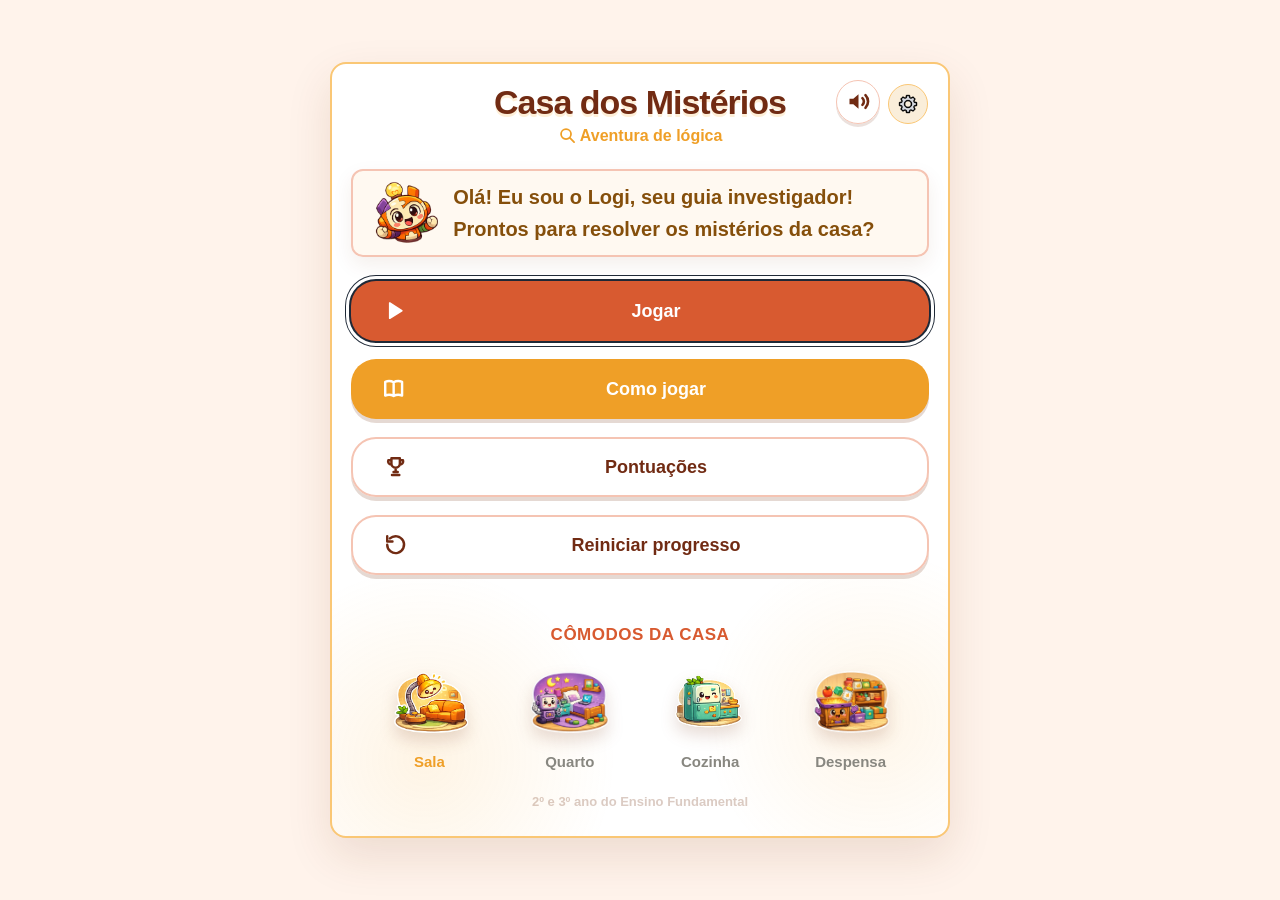
<file: index.html>
<!DOCTYPE html>
<html lang="pt-BR">
<head>
  <meta charset="UTF-8">
  <meta name="viewport" content="width=device-width, initial-scale=1.0">
  <title>Casa dos Mistérios</title>
  <link rel="stylesheet" href="assets/css/base.css">
  <link rel="stylesheet" href="assets/css/index.css">
  <link rel="stylesheet" href="assets/css/como-jogar.css">
  <link rel="stylesheet" href="assets/css/preferencias.css">
</head>
<body>

  <section class="tela tela--relativa" id="tela-principal">

    <!-- Acesso às configurações de acessibilidade -->
    <button class="btn-config" id="btn-config"
            type="button"
            aria-label="Abrir configurações de acessibilidade"
            aria-haspopup="dialog"
            aria-controls="modal-config"
            aria-expanded="false">
      <img src="assets/img/config.png" alt="" aria-hidden="true" style="width:20px;height:20px;">
    </button>

    <!-- Cabeçalho -->
    <section class="inicio-header">
      <h1 class="inicio-header__titulo">Casa dos Mistérios</h1>
      <p class="inicio-header__subtitulo"><span data-ico="lupa"></span> Aventura de lógica</p>
    </section>

    <!-- Mascote Logi de boas-vindas -->
    <section class="balao inicio-logi" aria-label="Mensagem">
      <img src="assets/img/logi_feliz.png" alt="" class="logi-mascote">
      <p class="balao__texto" id="logi-boas-vindas">
        Olá! Eu sou o <strong>Logi</strong>, seu guia investigador! Prontos para resolver os mistérios da casa?
      </p>
    </section>


    <!-- Menu -->
    <div class="menu-botoes">
      <button class="btn--menu-principal btn--menu-laranja" id="btn-jogar"
              onclick="window.location.href='assets/pages/MapaCasa.html'">
        <span data-ico="play"></span>
        <strong>Jogar</strong>
      </button>
      <button class="btn--menu-principal btn--menu-ambar" id="btn-como-jogar">
        <span data-ico="livro"></span>
        <strong>Como jogar</strong>
      </button>
      <button class="btn--menu-principal btn--menu-outline"
              onclick="window.location.href='assets/pages/TelaPontuacao.html'">
        <span data-ico="trofeu"></span>
        <strong>Pontuações</strong>
      </button>
      <button class="btn--menu-principal btn--menu-outline" id="btn-resetar">
        <span data-ico="repetir"></span>
        <strong>Reiniciar progresso</strong>
      </button>
    </div>

    <!-- Prévia dos cômodos -->
    <section class="inicio-comodos" aria-label="Cômodos do jogo">
      <h2 class="inicio-comodos__titulo">Cômodos da Casa</h2>
      <div class="inicio-comodos__lista">
        <article class="inicio-comodo">
          <img src="assets/img/icone-sala.png" alt="" class="inicio-comodo__icone-img">
          <p class="inicio-comodo__label" id="lbl-sala">Sala</p>
        </article>
        <article class="inicio-comodo">
          <img src="assets/img/icone-quarto.png" alt="" class="inicio-comodo__icone-img">
          <p class="inicio-comodo__label inicio-comodo__label--cinza" id="lbl-quarto">Quarto</p>
        </article>
        <article class="inicio-comodo">
          <img src="assets/img/icone-cozinha.png" alt="" class="inicio-comodo__icone-img">
          <p class="inicio-comodo__label inicio-comodo__label--cinza" id="lbl-cozinha">Cozinha</p>
        </article>
        <article class="inicio-comodo">
          <img src="assets/img/icone-despensa.png" alt="" class="inicio-comodo__icone-img">
          <p class="inicio-comodo__label inicio-comodo__label--cinza" id="lbl-despensa">Despensa</p>
        </article>
      </div>
      <p class="inicio-rodape">2º e 3º ano do Ensino Fundamental</p>
    </section>

  </section><!-- /tela-principal -->

  <!-- ===== Modal Como Jogar ===== -->
  <div class="modal-overlay" id="modal-como-jogar" role="dialog" aria-modal="true"
       aria-labelledby="cj-titulo" style="display:none;">
    <section class="modal cj-modal">
      <button class="modal-fechar" id="btn-fechar-cj-x" type="button" aria-label="Fechar como jogar"><span data-ico="x"></span></button>
      <h2 class="modal-titulo cj-titulo" id="cj-titulo">Como jogar</h2>

      <div id="cj-raiz"></div>

      <button class="btn btn--laranja" style="margin-top:.9rem;width:100%;"
              id="btn-fechar-cj" aria-label="Fechar instruções">
        Entendi!
      </button>
    </section>
  </div>

  <script src="assets/js/icones.js"></script>
  <script src="assets/js/plataforma.js"></script>
  <script src="assets/js/gameState.js"></script>
  <script src="assets/js/audio.js"></script>
  <script src="assets/js/tutorial.js"></script>
  <script src="assets/js/tutoriais/sala-f1.js"></script>
  <script src="assets/js/tutoriais/sala-f3.js"></script>
  <script src="assets/js/tutoriais/quarto-f1.js"></script>
  <script src="assets/js/tutoriais/cozinha-f1.js"></script>
  <script src="assets/js/tutoriais/despensa-f1.js"></script>
  <script src="assets/js/tutoriais/despensa-f2.js"></script>
  <script src="assets/js/tutoriais/despensa-f3.js"></script>
  <script src="assets/js/como-jogar.js"></script>
  <script src="assets/js/preferencias.js"></script>
  <script>
  /* ===== index.html — menu principal ===== */

  /* Atualiza labels dos cômodos com status de progresso */
  function atualizarStatus() {
    const state = gameState.get();
    const ids   = ['sala', 'quarto', 'cozinha', 'despensa'];
    ids.forEach(id => {
      const el = document.getElementById('lbl-' + id);
      if (!el) return;
      if (state.completed[id]) {
        el.classList.remove('inicio-comodo__label--cinza');
        /* Marca de concluído: desenho só visual + texto para o leitor de tela */
        if (!el.querySelector('.ico')) el.insertAdjacentHTML('beforeend', ` ${Icones.svg('check')}<span class="sr-only">, concluído</span>`);
      }
    });
  }

  /* ===== Configurações ===== */
  let modalAberto = null;
  let acionadorModal = null;

  function elementosFocaveis(modal) {
    return [...modal.querySelectorAll(
      'button:not([disabled]), [href], input:not([disabled]), select:not([disabled]), textarea:not([disabled]), [tabindex]:not([tabindex="-1"])'
    )].filter(el => !el.hidden && el.offsetParent !== null);
  }

  function abrirModal(id, acionador) {
    const modal = document.getElementById(id);
    modalAberto = modal;
    acionadorModal = acionador || document.activeElement;
    modal.style.display = 'flex';
    isolarFundo(modal);   /* o leitor de tela lê só a janela, não a tela de trás */
    if (acionadorModal?.hasAttribute('aria-expanded')) {
      acionadorModal.setAttribute('aria-expanded', 'true');
    }
    /* O foco vai direto para o botão Fechar (primeiro da janela) */
    requestAnimationFrame(() => elementosFocaveis(modal)[0]?.focus());
  }

  function fecharModal(id) {
    const modal = document.getElementById(id);
    if (modal.style.display === 'none') return;
    modal.style.display = 'none';
    restaurarFundo(modal);
    const acionador = acionadorModal;
    if (acionador?.hasAttribute('aria-expanded')) {
      acionador.setAttribute('aria-expanded', 'false');
    }
    modalAberto = null;
    acionadorModal = null;
    acionador?.focus();
  }

  /* Preferências: tela própria (assets/js/preferencias.js) */
  Preferencias.ligar(document.getElementById('btn-config'));
  document.getElementById('btn-como-jogar').addEventListener('click', e => {
    abrirModal('modal-como-jogar', e.currentTarget);
    ComoJogar.reiniciar();
  });
  document.getElementById('btn-fechar-cj-x').addEventListener('click', () => {
    fecharModal('modal-como-jogar');
  });
  document.getElementById('btn-fechar-cj').addEventListener('click', () => {
    fecharModal('modal-como-jogar');
  });

  // Fechar ao clicar fora
  ['modal-como-jogar'].forEach(id => {
    document.getElementById(id).addEventListener('click', e => {
      if (e.target === e.currentTarget) fecharModal(id);
    });
  });

  // Mantém a navegação no modal aberto e permite fechá-lo com Esc.
  document.addEventListener('keydown', e => {
    if (!modalAberto) return;

    if (e.key === 'Escape') {
      e.preventDefault();
      fecharModal(modalAberto.id);
      return;
    }

    if (e.key === 'Tab') {
      const focaveis = elementosFocaveis(modalAberto);
      if (!focaveis.length) {
        e.preventDefault();
        return;
      }
      const primeiro = focaveis[0];
      const ultimo = focaveis[focaveis.length - 1];
      if (e.shiftKey && document.activeElement === primeiro) {
        e.preventDefault();
        ultimo.focus();
      } else if (!e.shiftKey && document.activeElement === ultimo) {
        e.preventDefault();
        primeiro.focus();
      }
    }
  });

  /* ---- Resetar progresso ---- */
  document.getElementById('btn-resetar').addEventListener('click', () => {
    if (confirm('Apagar todo o progresso e recomeçar?')) {
      gameState.reset();
      localStorage.removeItem('sala_fase');
      localStorage.removeItem('despensa_nivel');
      atualizarStatus();
    }
  });

  /* ===== Como jogar: guia montado por assets/js/como-jogar.js ===== */
  ComoJogar.montarIndice(document.getElementById('cj-raiz'));

  atualizarStatus();

  /* Preferências mudaram (nome, reinício do progresso): atualiza a tela inicial */
  function saudacao() {
    const nome = String(gameState.getSettings().nome || '').trim();
    const el = document.getElementById('logi-boas-vindas');
    el.innerHTML = (nome ? 'Olá, <strong>' + nome.replace(/[<>&"]/g, '') + '</strong>! ' : 'Olá! ') +
      'Eu sou o <strong>Logi</strong>, seu guia investigador! Prontos para resolver os mistérios da casa?';
  }
  document.addEventListener('preferencias:mudou', saudacao);
  document.addEventListener('progresso:mudou', () => location.reload());
  saudacao();

  /* Foco inicial no botão Jogar: o leitor de tela começa por ele, sem ler a tela toda */
  focoInicial(document.getElementById('btn-jogar'));
  </script>

</body>
</html>
</file>
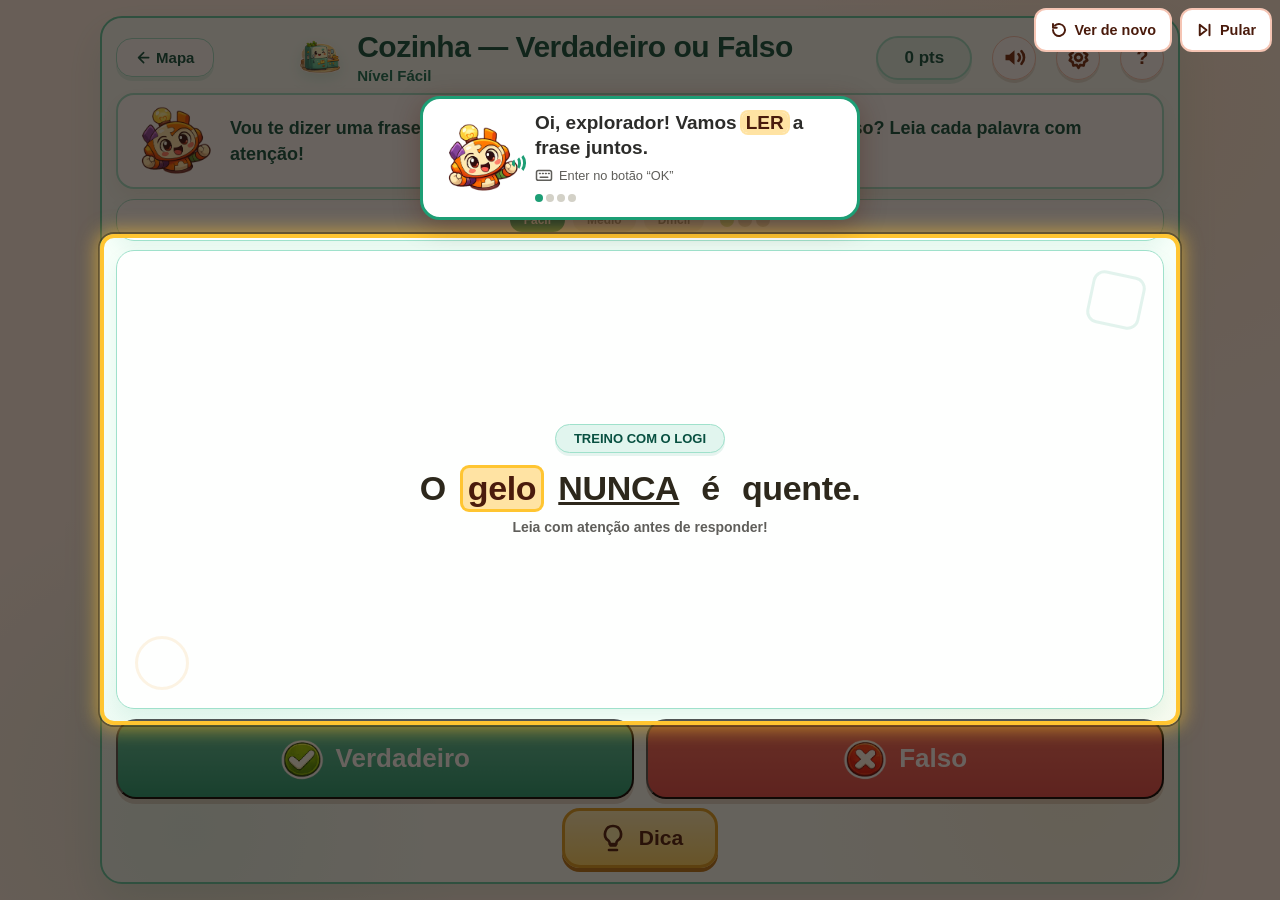
<file: assets/pages/Cozinha.html>
<!DOCTYPE html>
<html lang="pt-BR">
<head>
  <meta charset="UTF-8">
  <meta name="viewport" content="width=device-width, initial-scale=1.0">
  <title>Cozinha — Verdadeiro ou Falso</title>
  <link rel="stylesheet" href="../css/base.css">
  <link rel="stylesheet" href="../css/cozinha.css">
  <link rel="stylesheet" href="../css/tutorial.css">
  <link rel="stylesheet" href="../css/como-jogar.css">
  <link rel="stylesheet" href="../css/preferencias.css">
</head>
<body class="pagina-cozinha">

  <section class="tela tela--verde cozinha-page" id="tela-principal">

    <!-- HUD -->
    <section class="hud cozinha-hud">
      <button class="btn-voltar-mapa cozinha-voltar"
              onclick="gameState.sairMiniGame('cozinha','MapaCasa.html')"
              aria-label="Voltar ao mapa"><span data-ico="seta-esq"></span><span class="voltar-txt">Mapa</span></button>
      <section class="hud__info cozinha-hud__info">
        <img src="../img/icone-cozinha.png" alt="" class="hud__icone-img cozinha-hud__icone">
        <section>
          <h1 class="hud__titulo hud__titulo--verde cozinha-hud__titulo">Cozinha<span class="cozinha-hud__skill"> — Verdadeiro ou Falso</span></h1>
          <p class="hud__subtitulo hud__subtitulo--verde cozinha-hud__subtitulo" id="hud-subtitulo">Mini-jogo 3</p>
        </section>
      </section>
      <span class="badge badge--verde cozinha-badge" id="badge-pts">0 pts</span>

      <button class="btn-ajuda btn-preferencias" id="btn-preferencias" type="button" aria-label="Abrir minhas preferências" title="Minhas preferências"><span data-ico="engrenagem"></span></button>
      <button class="btn-ajuda" id="btn-ajuda" type="button" aria-haspopup="dialog" aria-controls="modal-ajuda" aria-expanded="false" aria-label="Como jogar e objetivo">?</button>
    </section>

    <!-- Mascote Logi -->
    <section class="balao balao--verde cozinha-logi" aria-label="Instruções">
      <img src="../img/logi_feliz.png" alt="" class="logi-mascote cozinha-logi__img">
      <p class="balao__texto balao__texto--verde cozinha-logi__texto" id="logi-texto">Carregando...</p>
    </section>

    <section class="cozinha-layout" aria-label="Área do jogo da cozinha">

      <!-- Área principal -->
      <main class="cozinha-centro">

        <section class="cozinha-status" aria-label="Progresso da cozinha">
          <section class="niveis cozinha-niveis" id="niveis-tabs" aria-label="Níveis de dificuldade"></section>
          <!-- Bolinhas: só visuais (o título "Pergunta N de 3" já diz o progresso) -->
          <section class="progresso progresso--centro cozinha-progresso" id="progresso-dots" aria-hidden="true"></section>
        </section>

        <!-- Caixa de pergunta -->
        <section class="pergunta-box cozinha-pergunta" id="pergunta-box" aria-label="Pergunta">
          <h2 class="pergunta-box__numero cozinha-pergunta__numero" id="pergunta-numero">Pergunta 1 de 3</h2>
          <p class="pergunta-box__frase cozinha-pergunta__frase" id="pergunta-frase"></p>
          <p class="pergunta-box__aviso cozinha-pergunta__aviso" aria-hidden="true">Leia com atenção antes de responder!</p>
        </section>

        <!-- Botões V/F -->
        <section class="vf-grid cozinha-vf">
          <button class="btn-vf btn-vf--verde cozinha-vf__btn" id="btn-verdadeiro" aria-keyshortcuts="Alt+1">
            <img src="../img/verdadeiro.png" alt="" class="btn-vf__emoji-img cozinha-vf__img">
            <span>Verdadeiro</span>
          </button>
          <button class="btn-vf btn-vf--vermelho cozinha-vf__btn" id="btn-falso" aria-keyshortcuts="Alt+2">
            <img src="../img/falso.png" alt="" class="btn-vf__emoji-img cozinha-vf__img">
            <span>Falso</span>
          </button>
        </section>

        <!-- Feedback imediato -->
        <section id="feedback-area" class="cozinha-feedback" aria-label="Resposta" style="display:none;">
          <section class="dica" id="feedback-dica">
            <span class="dica__emoji" data-ico="lampada"></span>
            <p class="dica__texto" id="feedback-texto"></p>
            <button type="button" class="btn btn--verde cozinha-proxima" id="btn-proxima">Próxima</button>
          </section>
        </section>

        <!-- Dica do Logi -->
        <button type="button" class="btn-dica cozinha-btn-dica" id="btn-dica" aria-label="Dica">
          <svg class="btn-dica__icone" viewBox="0 0 24 24" aria-hidden="true" focusable="false"><path d="M9 21h6M10 17.5h4M12 3a6 6 0 0 0-3.5 10.9c.6.5 1 1.2 1 2v.6h5v-.6c0-.8.4-1.5 1-2A6 6 0 0 0 12 3z" fill="#FFF3B0" stroke="currentColor" stroke-width="2" stroke-linecap="round" stroke-linejoin="round"/></svg>
          <span>Dica</span>
        </button>
      </main>

    </section>

  </section>

  <!-- Modal de Como jogar / Objetivo -->
  <div class="modal-overlay" id="modal-ajuda" role="dialog" aria-modal="true" aria-labelledby="modal-ajuda-titulo" style="display:none;">
    <section class="modal modal-ajuda cj-modal">
      <button class="modal-fechar" id="modal-ajuda-fechar" type="button" aria-label="Fechar ajuda"><span data-ico="x"></span></button>
      <h2 class="modal-titulo cj-titulo" id="modal-ajuda-titulo">Como jogar</h2>
      <div id="cj-raiz"></div>
    </section>
  </div>

  <!-- Modal de conclusão -->
  <div class="modal-overlay" id="modal-conclusao" role="dialog" aria-modal="true" aria-labelledby="modal-titulo" aria-describedby="modal-sub modal-pts" style="display:none;">
    <section class="modal">
      <img src="../img/estrela.png" alt="" class="modal-trofeu">
      <h2 class="modal-titulo" id="modal-titulo">Cozinha concluída!</h2>
      <p class="modal-sub" id="modal-sub"></p>
      <section class="modal-estrelas" id="modal-estrelas" aria-label="Estrelas conquistadas"></section>
      <p class="modal-pts" id="modal-pts"></p>
      <section class="btn-grupo" style="margin-top:1rem;">
        <button class="btn btn--verde" onclick="gameState.sairMiniGame('cozinha','MapaCasa.html')">Voltar ao mapa</button>
      </section>
    </section>
  </div>

  <script src="../js/icones.js"></script>
  <script src="../js/plataforma.js"></script>
  <script src="../js/gameState.js"></script>
  <script src="../js/audio.js"></script>
  <script src="../js/preferencias.js"></script>
  <script>Preferencias.ligar(document.getElementById('btn-preferencias'));</script>
  <script src="../js/tutorial.js"></script>
  <script src="../js/tutoriais/cozinha-f1.js"></script>
  <script src="../js/como-jogar.js"></script>
  <script>ComoJogar.montarComodo(document.getElementById('cj-raiz'), 'cozinha');</script>
  <script>
  /* ===== COZINHA — lógica do jogo ===== */

  /* Dados embutidos — fallback quando fetch não está disponível (file://) */
  /* Fallback completo — funciona tanto em file:// quanto em http:// */
  const COZINHA_INLINE = {
    miniJogo:"Cozinha — Verdadeiro ou Falso", habilidadeBNCC:"EF03CO01",
    instrucaoInstrutor:"Vou te dizer uma frase sobre a cozinha. Você decide: é Verdadeiro ou Falso? Leia cada palavra com atenção!",
    acessibilidade:{"entrada": "Você entrou na Cozinha.", "completa": "{entrada} Aqui você lê frases e decide se cada uma é verdadeira ou falsa. São {total} perguntas, {porNivel} em cada nível. Pergunta {n} de {porNivel}. {frase} Aperte o botão Verdadeiro ou Falso, ou use Alt 1 e Alt 2. Depois da resposta, aperte Próxima. Alt R repete esta instrução e Alt J abre a ajuda.", "pergunta": "Pergunta {n} de {porNivel}. {frase}", "perguntaCurta": "Pergunta {n} de {porNivel}.", "perguntaNivelCurta": "Nível {nivel}. Pergunta {n} de {porNivel}.", "perguntaNivel": "Nível {nivel}. Pergunta {n} de {porNivel}. {frase}", "feedback": "{msg} Aperte {proximo}.", "proximaPergunta": "Próxima", "verResultado": "Ver resultado", "botaoVerdadeiro": "Botão verdadeiro. A frase é: {frase}", "botaoFalso": "Botão falso. A frase é: {frase}"},
    blocos:[
      {id:1,  dificuldade:"Fácil", perguntas:[
        {id:1,  frase:"O fogão serve para aquecer a comida.",       resposta:true,  explicacao:"Sim! O fogão esquenta e cozinha os alimentos."},
        {id:2,  frase:"A faca é usada para cortar alimentos.",       resposta:true,  explicacao:"Certo! A faca é um utensílio de corte na cozinha."},
        {id:3,  frase:"O copo serve para guardar comida sólida.",    resposta:false, explicacao:"Não. O copo serve para beber líquidos, não para guardar comida sólida.", palavraChave:"sólida"}
      ]},
      {id:2,  dificuldade:"Fácil", perguntas:[
        {id:4,  frase:"A geladeira conserva os alimentos frescos.",  resposta:true,  explicacao:"Sim! O frio da geladeira evita que os alimentos estraguem rápido."},
        {id:5,  frase:"O sal é doce.",                               resposta:false, explicacao:"Não. O sal tem sabor salgado, não doce.", palavraChave:"doce"},
        {id:6,  frase:"A colher serve para mexer e servir alimentos.", resposta:true, explicacao:"Correto! A colher é um utensílio muito usado na cozinha."}
      ]},
      {id:3,  dificuldade:"Fácil", perguntas:[
        {id:7,  frase:"A panela não serve para cozinhar.",            resposta:false, explicacao:"Errado. A panela é feita exatamente para cozinhar alimentos."},
        {id:8,  frase:"O açúcar é doce.",                            resposta:true,  explicacao:"Sim! O açúcar tem sabor doce."},
        {id:9,  frase:"O limão não tem sabor doce.",                  resposta:true,  explicacao:"Verdade! O limão é azedo, não doce.", palavraChave:"doce"}
      ]},
      {id:4,  dificuldade:"Fácil", perguntas:[
        {id:10, frase:"O queijo é feito do leite.",                   resposta:true,  explicacao:"Sim! O queijo é produzido a partir do leite."},
        {id:11, frase:"O ovo não pode ser cozido.",                   resposta:false, explicacao:"Errado! O ovo pode ser cozido de várias formas.", palavraChave:"cozido"},
        {id:12, frase:"O pão é feito de areia.",                      resposta:false, explicacao:"Não! O pão é feito de farinha, água e outros ingredientes.", palavraChave:"areia"}
      ]},
      {id:5,  dificuldade:"Fácil", perguntas:[
        {id:13, frase:"O vinagre tem sabor azedo.",                   resposta:true,  explicacao:"Sim! O vinagre é bem azedo."},
        {id:14, frase:"A geladeira não esquenta os alimentos.",       resposta:true,  explicacao:"Correto! A geladeira resfria, não esquenta.", palavraChave:"esquenta"},
        {id:15, frase:"O arroz não precisa de água para cozinhar.",   resposta:false, explicacao:"Errado! O arroz é sempre cozido com água.", palavraChave:"água"}
      ]},
      {id:6,  dificuldade:"Médio", perguntas:[
        {id:16, frase:"O sal não tempera a comida.",                  resposta:false, explicacao:"Errado! O sal é um dos temperos mais usados na cozinha.", palavraChave:"tempera"},
        {id:17, frase:"A água não molha.",                            resposta:false, explicacao:"Errado! A água molha tudo que toca.", palavraChave:"molha"},
        {id:18, frase:"A cenoura não é uma fruta.",                   resposta:true,  explicacao:"Verdade! A cenoura é um legume, não uma fruta.", palavraChave:"fruta"}
      ]},
      {id:7,  dificuldade:"Médio", perguntas:[
        {id:19, frase:"O fogão não serve para guardar alimentos.",    resposta:true,  explicacao:"Correto! Para guardar alimentos usamos a geladeira ou armários.", palavraChave:"guardar"},
        {id:20, frase:"O açúcar não é amargo.",                       resposta:true,  explicacao:"Verdade! O açúcar é doce, não amargo.", palavraChave:"amargo"},
        {id:21, frase:"A colher não é usada para comer sopa.",        resposta:false, explicacao:"Errado! A colher é o utensílio certo para tomar sopa.", palavraChave:"sopa"}
      ]},
      {id:8,  dificuldade:"Médio", perguntas:[
        {id:22, frase:"O feijão não precisa ser cozido antes de comer.", resposta:false, explicacao:"Errado! O feijão cru não pode ser comido; precisa ser cozido.", palavraChave:"cozido"},
        {id:23, frase:"O limão não é doce.",                          resposta:true,  explicacao:"Verdade! O limão tem sabor azedo, não doce.", palavraChave:"doce"},
        {id:24, frase:"A faca não é usada para comer sopa.",          resposta:true,  explicacao:"Correto! Para sopa usamos a colher, não a faca."}
      ]},
      {id:9,  dificuldade:"Médio", perguntas:[
        {id:25, frase:"O pão não é feito de farinha.",                resposta:false, explicacao:"Errado! O pão é feito principalmente de farinha de trigo.", palavraChave:"farinha"},
        {id:26, frase:"O chocolate não é salgado.",                   resposta:true,  explicacao:"Verdade! O chocolate tem sabor doce, não salgado.", palavraChave:"salgado"},
        {id:27, frase:"A panela não pode ficar no fogo direto.",      resposta:false, explicacao:"Errado! A panela é feita para ir ao fogo.", palavraChave:"fogo"}
      ]},
      {id:10, dificuldade:"Médio", perguntas:[
        {id:28, frase:"A manteiga não é feita do leite.",             resposta:false, explicacao:"Errado! A manteiga é produzida a partir da gordura do leite.", palavraChave:"leite"},
        {id:29, frase:"O garfo não é usado para comer arroz.",        resposta:false, explicacao:"Errado! O garfo pode ser usado para comer arroz."},
        {id:30, frase:"A frigideira não serve para assar bolos.",     resposta:true,  explicacao:"Verdade! Para assar bolos usamos o forno, não a frigideira.", palavraChave:"forno"}
      ]},
      {id:11, dificuldade:"Médio", perguntas:[
        {id:31, frase:"A colher nunca é usada na cozinha.",           resposta:false, explicacao:"Errado! A colher é usada o tempo todo na cozinha."},
        {id:32, frase:"O sal nunca é uma fruta.",                     resposta:true,  explicacao:"Verdade! O sal é um tempero mineral, jamais uma fruta.", palavraChave:"fruta"},
        {id:33, frase:"A geladeira nunca esquenta os alimentos.",     resposta:true,  explicacao:"Correto! A geladeira só resfria, nunca esquenta.", palavraChave:"esquenta"}
      ]},
      {id:12, dificuldade:"Médio", perguntas:[
        {id:34, frase:"O arroz nunca é cozido com água.",             resposta:false, explicacao:"Errado! O arroz é quase sempre cozido com água.", palavraChave:"água"},
        {id:35, frase:"O vinagre jamais tem sabor doce.",             resposta:true,  explicacao:"Verdade! O vinagre tem sabor azedo, jamais doce.", palavraChave:"doce"},
        {id:36, frase:"A faca jamais serve para cozinhar.",           resposta:true,  explicacao:"Correto! A faca serve para cortar, não para cozinhar.", palavraChave:"cozinhar"}
      ]},
      {id:13, dificuldade:"Médio", perguntas:[
        {id:37, frase:"O bolo jamais vai ao forno.",                  resposta:false, explicacao:"Errado! O bolo precisa ir ao forno para assar.", palavraChave:"forno"},
        {id:38, frase:"O sal nunca deixa a comida com sabor salgado.", resposta:false, explicacao:"Errado! O sal é exatamente o que deixa a comida salgada.", palavraChave:"salgado"},
        {id:39, frase:"A panela nunca é usada como colher.",          resposta:true,  explicacao:"Verdade! A panela serve para cozinhar, não para comer."}
      ]},
      {id:14, dificuldade:"Médio", perguntas:[
        {id:40, frase:"O leite jamais é usado em receitas.",          resposta:false, explicacao:"Errado! O leite é ingrediente de muitas receitas.", palavraChave:"receitas"},
        {id:41, frase:"O pão nunca é feito de chocolate puro.",       resposta:true,  explicacao:"Correto! O pão tradicional é feito de farinha, não de chocolate puro.", palavraChave:"chocolate"},
        {id:42, frase:"O ovo jamais pode ser cozido.",                resposta:false, explicacao:"Errado! O ovo cozido é muito comum na cozinha.", palavraChave:"cozido"}
      ]},
      {id:15, dificuldade:"Médio", perguntas:[
        {id:43, frase:"A água nunca vira vapor quando aquecida.",     resposta:false, explicacao:"Errado! Quando aquecida o suficiente, a água vira vapor.", palavraChave:"vapor"},
        {id:44, frase:"A geladeira jamais é usada para assar bolos.", resposta:true,  explicacao:"Correto! Para assar bolos usamos o forno, não a geladeira.", palavraChave:"assar"},
        {id:45, frase:"O feijão nunca é servido com arroz.",          resposta:false, explicacao:"Errado! Arroz com feijão é um prato muito comum no Brasil!", palavraChave:"arroz"}
      ]},
      {id:16, dificuldade:"Difícil", perguntas:[
        {id:46, frase:"A comida sempre fica fria no fogão.",          resposta:false, explicacao:"Errado! O fogão aquece a comida, não a resfria.", palavraChave:"fria"},
        {id:47, frase:"O cozinheiro sempre precisa de ingredientes para cozinhar.", resposta:true, explicacao:"Verdade! Sem ingredientes não há como preparar uma refeição."},
        {id:48, frase:"O bolo sempre é salgado.",                     resposta:false, explicacao:"Errado! O bolo geralmente é doce, não salgado.", palavraChave:"salgado"}
      ]},
      {id:17, dificuldade:"Difícil", perguntas:[
        {id:49, frase:"A geladeira sempre precisa de energia para funcionar.", resposta:true, explicacao:"Correto! A geladeira precisa de eletricidade para manter o frio.", palavraChave:"energia"},
        {id:50, frase:"O sal sempre deixa a comida doce.",            resposta:false, explicacao:"Errado! O sal deixa a comida salgada, não doce.", palavraChave:"doce"},
        {id:51, frase:"A água sempre ferve ao ser aquecida o suficiente.", resposta:true, explicacao:"Verdade! Com calor suficiente, a água sempre ferve."}
      ]},
      {id:18, dificuldade:"Difícil", perguntas:[
        {id:52, frase:"O fogão sempre precisa de energia ou gás para funcionar.", resposta:true, explicacao:"Correto! O fogão elétrico usa energia e o a gás usa gás.", palavraChave:"gás"},
        {id:53, frase:"O açúcar sempre deixa a comida amarga.",       resposta:false, explicacao:"Errado! O açúcar adoça, não amarga.", palavraChave:"amarga"},
        {id:54, frase:"O cozinheiro sempre usa utensílios para preparar a comida.", resposta:true, explicacao:"Correto! Sem utensílios como panelas e colheres, cozinhar é impossível."}
      ]},
      {id:19, dificuldade:"Difícil", perguntas:[
        {id:55, frase:"A frigideira sempre esquenta o alimento quando colocada no fogo.", resposta:true, explicacao:"Verdade! No fogo, a frigideira esquenta e cozinha o alimento."},
        {id:56, frase:"O limão sempre tem sabor doce.",               resposta:false, explicacao:"Errado! O limão tem sabor azedo, não doce.", palavraChave:"doce"},
        {id:57, frase:"A panela sempre precisa de calor para cozinhar.", resposta:true, explicacao:"Correto! Sem calor, a panela não cozinha nada.", palavraChave:"calor"}
      ]},
      {id:20, dificuldade:"Difícil", perguntas:[
        {id:58, frase:"O pão sempre é feito de chocolate.",           resposta:false, explicacao:"Errado! O pão é feito de farinha, não de chocolate.", palavraChave:"chocolate"},
        {id:59, frase:"A cozinha sempre tem espaço para preparar alimentos.", resposta:true, explicacao:"Verdade! A cozinha é o cômodo feito exatamente para isso."},
        {id:60, frase:"O feijão sempre é consumido cru.",             resposta:false, explicacao:"Errado! O feijão precisa ser cozido antes de ser consumido.", palavraChave:"cru"}
      ]},
      {id:21, dificuldade:"Difícil", perguntas:[
        {id:61, frase:"O açúcar não é doce.",                         resposta:false, explicacao:"Errado! O açúcar é famoso justamente pelo sabor doce.", palavraChave:"doce"},
        {id:62, frase:"A geladeira sempre conserva melhor do que deixar na mesa.", resposta:true, explicacao:"Verdade! O frio da geladeira ajuda os alimentos a durarem mais."},
        {id:63, frase:"A faca nunca precisa ser afiada.",             resposta:false, explicacao:"Errado! A faca precisa ser afiada para cortar bem.", palavraChave:"afiada"}
      ]},
      {id:22, dificuldade:"Difícil", perguntas:[
        {id:64, frase:"O vinagre não é usado em saladas.",            resposta:false, explicacao:"Errado! O vinagre é muito comum em temperos de salada.", palavraChave:"saladas"},
        {id:65, frase:"A frigideira nunca é usada para fritar.",      resposta:false, explicacao:"Errado! A frigideira é feita exatamente para fritar alimentos.", palavraChave:"fritar"},
        {id:66, frase:"O leite sempre precisa ser guardado na geladeira após aberto.", resposta:true, explicacao:"Correto! O leite aberto deve ficar na geladeira para não estragar."}
      ]},
      {id:23, dificuldade:"Difícil", perguntas:[
        {id:67, frase:"O sal não torna a comida mais saborosa.",      resposta:false, explicacao:"Errado! O sal realça o sabor dos alimentos.", palavraChave:"saborosa"},
        {id:68, frase:"A frigideira sempre precisa de fogo para ser usada.", resposta:true, explicacao:"Correto! A frigideira precisa de calor para cozinhar alimentos.", palavraChave:"fogo"},
        {id:69, frase:"O queijo nunca pode ser usado em sanduíches.", resposta:false, explicacao:"Errado! O queijo é um ingrediente muito comum em sanduíches.", palavraChave:"sanduíches"}
      ]},
      {id:24, dificuldade:"Difícil", perguntas:[
        {id:70, frase:"O ovo não pode ser usado em bolos.",           resposta:false, explicacao:"Errado! O ovo é ingrediente fundamental em muitos bolos.", palavraChave:"bolos"},
        {id:71, frase:"A geladeira jamais pode conter alimentos já cozidos.", resposta:false, explicacao:"Errado! A geladeira é ótima para guardar sobras de comida cozida.", palavraChave:"cozidos"},
        {id:72, frase:"O cozinheiro sempre lava as mãos antes de preparar alimentos.", resposta:true, explicacao:"Correto! Lavar as mãos é essencial para a higiene na cozinha."}
      ]},
      {id:25, dificuldade:"Difícil", perguntas:[
        {id:73, frase:"O fogão não é um equipamento da cozinha.",     resposta:false, explicacao:"Errado! O fogão é um dos principais equipamentos da cozinha.", palavraChave:"equipamento"},
        {id:74, frase:"A água nunca pode ser usada para cozinhar massas.", resposta:false, explicacao:"Errado! Macarrão e outras massas são cozidos em água fervente.", palavraChave:"massas"},
        {id:75, frase:"O chocolate sempre é feito com cacau.",        resposta:true,  explicacao:"Correto! O cacau é o ingrediente principal do chocolate.", palavraChave:"cacau"}
      ]}
    ]
  };

  let gameData    = null;
  let perguntaIdx = 0;
  let acertos     = 0;
  let respondendo = false;
  const ACERTOS_KEY = 'cozinha_acertos';

  async function init() {
    let fonte = COZINHA_INLINE;
    try {
      fonte = await loadGameData('../data/cozinha.json');
    } catch(e) { /* file:// ou falha de rede — usa inline */ }

    /* Separa blocos por fase */
    const f1 = fonte.blocos.filter(b => b.dificuldade === 'Fácil');
    const f2 = fonte.blocos.filter(b => b.dificuldade === 'Médio');
    const f3 = fonte.blocos.filter(b => b.dificuldade === 'Difícil');

    /* Item 2.3 — gira para o próximo bloco a cada entrada real na Cozinha
       (não a cada conclusão da partida inteira, e não num simples F5). */
    const sessao = gameState.avancarBlocoSeNovaEntrada();
    const b1 = f1[sessao % f1.length];
    const b2 = f2[sessao % f2.length];
    const b3 = f3[sessao % f3.length];

    /* Achata 9 perguntas em sequência; cada uma carrega sua fase */
    const perguntas = [
      ...b1.perguntas.map(p => Object.assign({}, p, { _fase: 'Fácil' })),
      ...b2.perguntas.map(p => Object.assign({}, p, { _fase: 'Médio' })),
      ...b3.perguntas.map(p => Object.assign({}, p, { _fase: 'Difícil' }))
    ];

    gameData = {
      instrucaoInstrutor: fonte.instrucaoInstrutor,
      acessibilidade: fonte.acessibilidade || COZINHA_INLINE.acessibilidade,
      perguntas,
      tamFase: 3   /* perguntas por fase */
    };

    /* Volta do nível em que parou (igual Sala, Quarto e Despensa): o nível já
       vencido não se repete, e os acertos dele continuam contando */
    const nivelSalvo = Math.min(gameState.getEstagio('cozinha'), NIVEIS.length - 1);
    perguntaIdx = nivelSalvo * gameData.tamFase;
    acertos = nivelSalvo > 0
      ? Math.min(perguntaIdx, Math.max(0, parseInt(localStorage.getItem(ACERTOS_KEY) || '0', 10) || 0))
      : 0;

    document.getElementById('logi-texto').textContent = gameData.instrucaoInstrutor;
    renderPergunta();
    atualizarBadge();
    descreverCozinha(true);
    /* Tutorial do Logi: abre sozinho só na 1ª vez. Sem treino, o foco vai direto para o botão Verdadeiro. */
    if (!Tutorial.auto('cozinha-f1')) focoInicial(cozinhaTutorial.primeiroFoco);
  }

  /* Textos de leitor de tela: vêm de "acessibilidade" no cozinha.json */
  const A11Y = () => gameData?.acessibilidade || {};
  const tr = (chave, vars) => preencherTexto(A11Y()[chave], vars);

  /* Pergunta falada: só o número e a frase (o nível entra só na 1ª pergunta de cada nível) */
  function textoDaPergunta() {
    const p = gameData.perguntas[perguntaIdx];
    const n = perguntaIdx % gameData.tamFase + 1;
    const novoNivel = n === 1 && perguntaIdx > 0;
    return tr(novoNivel ? 'perguntaNivel' : 'pergunta', { nivel: p._fase, n, porNivel: gameData.tamFase, frase: p.frase });
  }

  /* Instrução completa (Alt+R); já traz a pergunta de agora. Só é lida ao entrar.
     Ao entrar, o foco está no botão Verdadeiro, que já diz a frase: a fala de entrada vai sem a frase,
     para ela não ser lida duas vezes. */
  function descreverCozinha(entrando) {
    const p = gameData.perguntas[perguntaIdx];
    const vars = {
      entrada: entrando ? tr('entrada') : '', total: gameData.perguntas.length, porNivel: gameData.tamFase,
      n: perguntaIdx % gameData.tamFase + 1, frase: p.frase
    };
    descreverComodo(tr('completa', vars), {
      anunciar: entrando,
      curta: entrando ? tr('completa', Object.assign({}, vars, { frase: '' })) : undefined
    });
  }

  /* ---- Abas de nível — mesmo padrão da Despensa ---- */
  const NIVEIS = ['Fácil', 'Médio', 'Difícil'];

  function buildNivelTabs(faseAtual) {
    const cont = document.getElementById('niveis-tabs');
    cont.innerHTML = '';
    const idxAtual = NIVEIS.indexOf(faseAtual);
    cont.setAttribute('role', 'list');
    NIVEIS.forEach((nome, i) => {
      const span = document.createElement('span');
      if (i < idxAtual)        span.className = 'nivel nivel--ok';
      else if (i === idxAtual) span.className = 'nivel nivel--ativo';
      else                     span.className = 'nivel nivel--bloq';
      const situacao = i < idxAtual ? 'concluído' : i === idxAtual ? 'atual' : 'bloqueado';
      span.innerHTML = `${nome}${i < idxAtual ? Icones.svg('check', 'nivel__ico') : ''}<span class="sr-only">, ${situacao}</span>`;
      span.setAttribute('role', 'listitem');
      if (i === idxAtual) span.setAttribute('aria-current', 'step');
      cont.appendChild(span);
    });
  }

  /* ---- Renderiza pergunta atual ---- */
  function renderPergunta() {
    const p          = gameData.perguntas[perguntaIdx];
    const faseAtual  = p._fase;
    const idxNaFase  = perguntaIdx % gameData.tamFase;

    document.getElementById('hud-subtitulo').textContent   = `Nível ${faseAtual}`;
    document.getElementById('pergunta-numero').textContent = `${faseAtual}: pergunta ${idxNaFase + 1} de ${gameData.tamFase}`;
    document.getElementById('pergunta-frase').innerHTML    = destacarFrase(p.frase, p.palavraChave);
    document.getElementById('feedback-area').style.display = 'none';
    document.getElementById('btn-proxima').style.display = 'none';
    buildNivelTabs(faseAtual);
    renderProgresso();
    habilitarBotoes(true);
    pararAtencaoDica();
    rotularBotoes(p.frase);
  }

  /* Os botões repetem a frase no nome: depois de ler a frase, o leitor de tela não volta a ela com facilidade */
  function rotularBotoes(frase) {
    document.getElementById('btn-verdadeiro').setAttribute('aria-label', tr('botaoVerdadeiro', { frase }));
    document.getElementById('btn-falso').setAttribute('aria-label', tr('botaoFalso', { frase }));
  }

  function destacarFrase(frase, palavraChave) {
    let r = frase.replace(/\b(não|nunca|sempre|jamais)\b/gi,
      '<u style="font-weight:700;">$1</u>');
    if (palavraChave) {
      const re = new RegExp(`\\b(${palavraChave})\\b`, 'gi');
      r = r.replace(re, '<strong>$1</strong>');
    }
    return r;
  }

  /* ---- Bolinhas de progresso (3 dots = dentro da fase atual) ---- */
  function renderProgresso() {
    const cont      = document.getElementById('progresso-dots');
    const idxNaFase = perguntaIdx % gameData.tamFase;
    cont.innerHTML  = '';
    for (let i = 0; i < gameData.tamFase; i++) {
      const span = document.createElement('span');
      span.className = 'progresso__bolinha ' + (
        i < idxNaFase  ? 'progresso__bolinha--ok'   :
        i === idxNaFase ? 'progresso__bolinha--meio' :
                          'progresso__bolinha--vazio'
      );
      cont.appendChild(span);
    }
  }

  /* ---- Resposta ---- */
  function responder(escolha) {
    /* Com o tutorial aberto, a resposta passa pelo Logi (sem pontos, sem avançar) */
    if (window.Tutorial?.ativo) {
      const letra = escolha ? 'v' : 'f';
      Tutorial.tentar('responder', letra, () => cozinhaTutorial.acoes.marcar(letra));
      return;
    }
    if (respondendo) return;
    respondendo = true;
    habilitarBotoes(false);
    pararAtencaoDica();

    const p  = gameData.perguntas[perguntaIdx];
    const ok = escolha === p.resposta;

    /* Só "Correto!" ou "Errado!" + a explicação. A abertura do texto do JSON ("Sim!", "Errado!",
       "Verdade!") sai, senão fica "Correto! Errado! O ovo..." e confunde a criança. */
    const explicacao = (p.explicacao || '').replace(/^(Sim|Não|Certo|Correto|Verdade|Errado)\s*[!.,:]\s*/i, '').trim();

    if (ok) {
      acertos++;
      audio.acerto();
      mostrarFeedback(explicacao ? `Correto! ${explicacao}` : 'Correto! Muito bem!', 'verde');
    } else {
      audio.erro();
      const correta = p.resposta ? 'Verdadeiro' : 'Falso';
      mostrarFeedback(explicacao ? `Errado! ${explicacao}` : `Errado! A resposta correta é ${correta}.`, 'erro');
    }

    atualizarBadge();

    /* Respondeu a última pergunta de Fácil ou Médio: o próximo nível fica salvo,
       mesmo que a criança saia antes de tocar em "Próxima" */
    const proxIdx = perguntaIdx + 1;
    if (proxIdx % gameData.tamFase === 0 && proxIdx < gameData.perguntas.length) {
      gameState.setEstagio('cozinha', proxIdx / gameData.tamFase);
      try { localStorage.setItem(ACERTOS_KEY, acertos); } catch {}
    }

    /* Não passa sozinha: a criança lê o feedback com calma e toca em "Próxima" quando quiser */
    const ultima = perguntaIdx >= gameData.perguntas.length - 1;
    const btn = document.getElementById('btn-proxima');
    btn.innerHTML = `${ultima ? 'Ver resultado' : 'Próxima'} ${Icones.svg('seta-dir')}`;
    btn.style.display = '';
    btn.focus({ preventScroll: true });
  }

  function proximaPergunta() {
    if (!respondendo || window.Tutorial?.ativo) return;
    document.getElementById('btn-proxima').style.display = 'none';
    perguntaIdx++;
    respondendo = false;
    if (perguntaIdx >= gameData.perguntas.length) {
      conclusao();
    } else {
      renderPergunta();
      descreverCozinha(false);
      /* O botão "Próxima" some: sem isto o foco se perdia. O foco vai para Verdadeiro, cujo nome já traz
         a frase; por voz entra só o número da pergunta (a frase não é lida duas vezes). */
      document.getElementById('btn-verdadeiro').focus({ preventScroll: true });
      anunciarAcessivel(numeroDaPergunta());
    }
  }

  /* "Pergunta 2 de 3." (o nível entra só na 1ª pergunta de cada nível) */
  function numeroDaPergunta() {
    const p = gameData.perguntas[perguntaIdx];
    const n = perguntaIdx % gameData.tamFase + 1;
    const chave = n === 1 && perguntaIdx > 0 ? 'perguntaNivelCurta' : 'perguntaCurta';
    return A11Y()[chave] ? tr(chave, { nivel: p._fase, n, porNivel: gameData.tamFase }) : textoDaPergunta();
  }

  function mostrarFeedback(msg, tipo) {
    const dica = document.getElementById('feedback-dica');
    const txt  = document.getElementById('feedback-texto');
    dica.className = `dica dica--${tipo === 'verde' ? 'verde' : 'erro'}`;
    txt.className  = `dica__texto dica__texto--${tipo === 'verde' ? 'verde' : 'erro'}`;
    document.getElementById('feedback-area').style.display = 'block';
    txt.textContent = msg;
    const ultima = perguntaIdx >= gameData.perguntas.length - 1;
    anunciarAcessivel(tr('feedback', { msg, proximo: tr(ultima ? 'verResultado' : 'proximaPergunta') }), 'assertive');
  }

  function habilitarBotoes(on) {
    document.getElementById('btn-verdadeiro').disabled = !on;
    document.getElementById('btn-falso').disabled      = !on;
    /* A Dica é da pergunta atual: depois de responder, fica apagada até a criança tocar em "Próxima" */
    document.getElementById('btn-dica').disabled       = !on;
  }

  /* ---- Conclusão ---- */
  function conclusao() {
    pararAtencaoDica();
    const erros = gameData.perguntas.length - acertos;
    const score = gameState.calcularScore(erros);
    gameState.setRoomScore('cozinha', score);
    /* Terminou os 3 níveis: a próxima entrada começa do Fácil */
    gameState.limparEstagio('cozinha');
    try { localStorage.removeItem(ACERTOS_KEY); } catch {}
    atualizarBadge(score);

    const estrelas = gameState.getStars(score);
    const elEst = document.getElementById('modal-estrelas');
    elEst.innerHTML = '';
    elEst.setAttribute('aria-label', `${estrelas} de 3 estrelas conquistadas`);
    for (let i = 0; i < 3; i++) {
      const img = document.createElement('img');
      img.src = '../img/estrela.png';
      img.alt = '';
      img.className = i < estrelas ? 'modal-estrela-img' : 'modal-estrela-img modal-estrela-img--vazia';
      elEst.appendChild(img);
    }

    document.getElementById('modal-sub').textContent =
      `Você acertou ${acertos} de ${gameData.perguntas.length} perguntas!`;
    document.getElementById('modal-pts').textContent = `Pontuação: ${score} / 25 pts`;
    abrirModalFluxoAcessivel(document.getElementById('modal-conclusao'));

    if (score === 25) audio.conclusao();
    window.removeEventListener('beforeunload', beforeUnloadHandler);
  }

  function atualizarBadge(score) {
    const pts = score !== undefined
      ? score
      : Math.round((acertos / (gameData?.perguntas.length || 5)) * 25);
    document.getElementById('badge-pts').textContent = pts + ' pts';
  }

  function beforeUnloadHandler() {
    sendFinalScore({ score: gameState.getTotalScore(), difficulty: getPlatformDifficulty() });
  }
  window.addEventListener('beforeunload', beforeUnloadHandler);

  /* ---- Ajuda (Como jogar / Objetivo) ---- */
  function abrirModalAjuda() {
    const modal = document.getElementById('modal-ajuda');
    try { ComoJogar.irParaFase('cozinha', Math.floor(perguntaIdx / gameData.tamFase)); } catch (e) {}
    abrirTutorialAcessivel(modal, document.getElementById('btn-ajuda'));
  }
  function fecharModalAjuda() {
    fecharTutorialAcessivel(document.getElementById('modal-ajuda'));
  }

  document.getElementById('btn-ajuda').addEventListener('click', abrirModalAjuda);
  document.getElementById('modal-ajuda-fechar').addEventListener('click', fecharModalAjuda);
  document.getElementById('modal-ajuda').addEventListener('click', e => {
    if (e.target.id === 'modal-ajuda') fecharModalAjuda();
  });

  /* ---- Esc: fecha a janela aberta; sem janela, pergunta antes de sair do cômodo (plataforma.js) ---- */
  ativarSaidaComEsc('cozinha');

  /* ---- Item 8 — chama atenção para a Dica após o primeiro erro ---- */
  function ativarAtencaoDica() { document.getElementById('btn-dica').classList.add('btn-dica--pulsar'); }
  function pararAtencaoDica() { document.getElementById('btn-dica').classList.remove('btn-dica--pulsar'); }

  /* ---- Dica do Logi: aponta a palavra que muda o sentido da frase (não conta erro nem ponto) ---- */
  function passosDaDica() {
    const p = gameData.perguntas[perguntaIdx];
    const frase = document.getElementById('pergunta-frase');
    const negacoes = [...frase.querySelectorAll('u')];
    const chaves = [...frase.querySelectorAll('strong')];
    const palavras = els => [...new Set(els.map(e => e.textContent.trim().toUpperCase()))];
    const lista = ps => ps.join(' e ');
    const passos = [];

    if (negacoes.length) {
      const ps = palavras(negacoes);
      passos.push({ destaque: negacoes, evitar: '.cozinha-vf', fala: `Cuidado com a palavra ${lista(ps)}.`, palavraChave: ps });
    }
    if (chaves.length) {
      const ps = palavras(chaves);
      passos.push({ destaque: chaves, evitar: '.cozinha-vf', fala: negacoes.length ? `Agora, pense em ${lista(ps)}.` : `Atenção na palavra ${lista(ps)}.`, palavraChave: ps });
    }
    if (!passos.length) {
      passos.push({ destaque: frase, evitar: '.cozinha-vf', fala: 'Leia a FRASE com calma.', palavraChave: ['FRASE'] });
    }
    return passos;
  }

  document.getElementById('btn-dica').addEventListener('click', () => {
    if (!gameData || respondendo || window.Tutorial?.ativo) return;
    audio.clique();
    pararAtencaoDica();
    Tutorial.dica({ comodo: 'cozinha', passos: passosDaDica() });
  });

  document.getElementById('btn-proxima').addEventListener('click', proximaPergunta);
  document.getElementById('btn-verdadeiro').addEventListener('click', () => { if (gameData) responder(true);  });
  document.getElementById('btn-falso').addEventListener('click',      () => { if (gameData) responder(false); });

  /* Alt+1 = Verdadeiro, Alt+2 = Falso (com Alt, para não brigar com as teclas do leitor de tela) */
  document.addEventListener('keydown', e => {
    if (!gameData || respondendo || e.repeat || !e.altKey || e.ctrlKey || e.metaKey || e.shiftKey || existeModalVisivel()) return;
    if (gameState.getSettings().atalhos === false) return;   /* Preferências > Atalhos */
    if (e.code === 'Digit1' || e.code === 'Numpad1') { e.preventDefault(); responder(true); }
    if (e.code === 'Digit2' || e.code === 'Numpad2') { e.preventDefault(); responder(false); }
  });

  /* ---- Tutorial do Logi: treino com a frase e os botões reais ---- */
  const cozinhaTutorial = {
    comodo: 'cozinha',
    ocupado: () => respondendo,
    tutorialDaFase: () => 'cozinha-f1',
    primeiroFoco: () => document.getElementById('btn-verdadeiro'),

    preparar(def) {
      respondendo = false;
      document.getElementById('pergunta-numero').textContent = 'Treino com o Logi';
      this.acoes.frase(def.treino.frase);
      document.getElementById('feedback-area').style.display = 'none';
      habilitarBotoes(true);
    },

    restaurar() {
      this.acoes.limparMarcas();
      if (gameData) renderPergunta();
    },

    acoes: {
      /* Mostra uma frase de treino, com cada palavra em um <span> (NÃO/NUNCA marcadas) */
      frase(txt) {
        document.getElementById('pergunta-frase').innerHTML = txt.split(/\s+/).map(w => {
          const neg = /^(não|nunca|sempre|jamais)$/i.test(w.replace(/[.,!?]/g, ''));
          return `<span class="tut-palavra${neg ? ' tut-neg' : ''}">${w}</span>`;
        }).join(' ');
        rotularBotoes(txt.replace(/\s+/g, ' ').trim());   /* no treino, os botões repetem a frase de treino */
        this.limparMarcas();
      },
      marcar(letra) {
        this.limparMarcas();
        document.getElementById(letra === 'v' ? 'btn-verdadeiro' : 'btn-falso').classList.add('tut-certo');
      },
      limparMarcas() {
        ['btn-verdadeiro', 'btn-falso'].forEach(id => document.getElementById(id).classList.remove('tut-certo'));
      },
      /* Acende cada palavra, como se a frase estivesse sendo lida */
      async lerPalavras() {
        for (const w of document.querySelectorAll('#pergunta-frase .tut-palavra')) {
          if (!window.Tutorial?.ativo) return;
          w.classList.add('tut-brilha');
          await new Promise(r => setTimeout(r, 380));
          w.classList.remove('tut-brilha');
        }
      }
    }
  };

  Tutorial.configurar(cozinhaTutorial);
  init();
  </script>

</body>
</html>
</file>
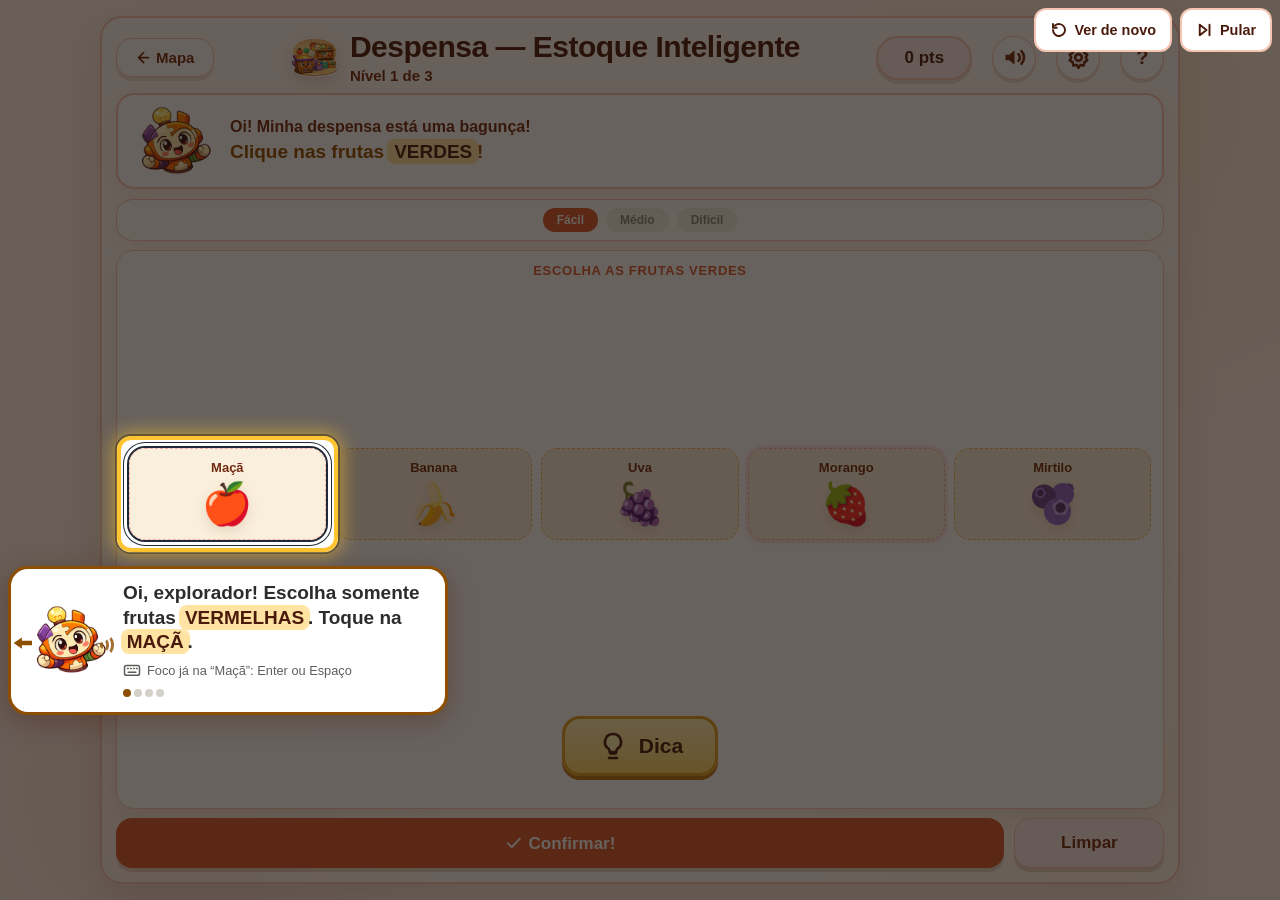
<file: assets/pages/Despensa.html>
<!DOCTYPE html>
<html lang="pt-BR">
<head>
  <meta charset="UTF-8">
  <meta name="viewport" content="width=device-width, initial-scale=1.0">
  <title>Despensa — Estoque Inteligente</title>
  <link rel="stylesheet" href="../css/base.css">
  <link rel="stylesheet" href="../css/despensa.css">
  <link rel="stylesheet" href="../css/tutorial.css">
  <link rel="stylesheet" href="../css/como-jogar.css">
  <link rel="stylesheet" href="../css/preferencias.css">
</head>
<body class="pagina-despensa">

  <section class="tela tela--marrom despensa-page" id="tela-principal">

    <!-- HUD -->
    <section class="hud despensa-hud">
      <button class="btn-voltar-mapa despensa-voltar"
              onclick="gameState.sairMiniGame('despensa','MapaCasa.html')"
              aria-label="Voltar ao mapa"><span data-ico="seta-esq"></span><span class="voltar-txt">Mapa</span></button>

      <section class="hud__info despensa-hud__info">
        <img src="../img/icone-despensa.png" alt="" class="hud__icone-img despensa-hud__icone">
        <section>
          <h1 class="hud__titulo hud__titulo--marrom despensa-hud__titulo">Despensa<span class="despensa-hud__skill"> — Estoque Inteligente</span></h1>
          <p class="hud__subtitulo hud__subtitulo--marrom despensa-hud__subtitulo" id="hud-subtitulo">Mini-jogo 4</p>
        </section>
      </section>

      <span class="badge badge--marrom despensa-badge" id="badge-pts">0 pts</span>

      <button class="btn-ajuda btn-preferencias" id="btn-preferencias" type="button" aria-label="Abrir minhas preferências" title="Minhas preferências"><span data-ico="engrenagem"></span></button>
      <button class="btn-ajuda" id="btn-ajuda" type="button" aria-haspopup="dialog" aria-controls="modal-ajuda" aria-expanded="false" aria-label="Como jogar e objetivo">?</button>
    </section>

    <!-- Mascote Logi -->
    <section class="balao balao--marrom despensa-logi" aria-label="Instruções">
      <img src="../img/logi_feliz.png" alt="" class="logi-mascote despensa-logi__img">
      <div class="balao__corpo despensa-logi__corpo">
        <p class="balao__texto balao__texto--marrom despensa-logi__texto" id="logi-boas-vindas"></p>
        <p class="balao__instrucao despensa-logi__instrucao" id="logi-instrucao"></p>
        <p class="balao__legenda-cor despensa-logi__legenda" id="logi-legenda-cor" style="display:none;">
        </p>
      </div>
    </section>

    <section class="despensa-layout">

      <section class="despensa-main" aria-label="Área principal da despensa">
        <!-- Abas de nível -->
        <section class="niveis despensa-niveis" id="niveis-tabs" aria-label="Níveis de dificuldade"></section>

        <section class="despensa-work-grid" id="despensa-work-grid">
          <!-- Painel: itens para selecionar ou arrastar -->
          <section class="painel despensa-card despensa-card--itens" id="painel-itens">
            <h2 class="painel__label despensa-card__titulo" id="painel-itens-label">Itens para organizar</h2>
            <section class="itens-grid despensa-itens-grid" id="itens-grid" role="group" aria-label="Frutas disponíveis"></section>

            <button type="button" class="btn-dica despensa-btn-dica" id="btn-dica" aria-label="Dica">
              <svg class="btn-dica__icone" viewBox="0 0 24 24" aria-hidden="true" focusable="false"><path d="M9 21h6M10 17.5h4M12 3a6 6 0 0 0-3.5 10.9c.6.5 1 1.2 1 2v.6h5v-.6c0-.8.4-1.5 1-2A6 6 0 0 0 12 3z" fill="#FFF3B0" stroke="currentColor" stroke-width="2" stroke-linecap="round" stroke-linejoin="round"/></svg>
              <span>Dica</span>
            </button>
          </section>

          <!-- Painel: prateleira (oculto no nível Fácil) -->
          <section class="painel despensa-card despensa-card--prateleira" id="painel-prateleira">
            <h2 class="painel__label despensa-card__titulo" id="prateleira-label">Prateleira</h2>
            <section class="prateleira despensa-prateleira" id="prateleira" role="group" aria-label="Prateleira"></section>
            <section class="prateleira__legenda despensa-prateleira__legenda" aria-hidden="true">
              <span class="prateleira__leg-txt" id="leg-esq">menor</span>
              <span style="flex:1;"></span>
              <span class="prateleira__leg-txt" id="leg-dir">maior</span>
            </section>
          </section>
        </section>

        <!-- Feedback granular -->
        <section id="feedback-area" class="despensa-feedback" aria-label="Resposta" style="display:none;">
          <section class="dica" id="feedback-dica">
            <span class="dica__emoji" id="feedback-emoji" data-ico="lampada"></span>
            <p class="dica__texto" id="feedback-texto"></p>
          </section>
        </section>

        <!-- Botões -->
        <section class="btn-grupo despensa-actions">
          <button class="btn btn--marrom btn--confirmar despensa-btn" id="btn-confirmar" aria-label="Confirmar organização">
            <span data-ico="check"></span> Confirmar!
          </button>
          <button class="btn btn--outline despensa-btn despensa-btn--limpar" id="btn-limpar" aria-label="Limpar seleção">Limpar</button>
        </section>
      </section>

    </section>

  </section>

  <!-- Modal de Como jogar / Objetivo -->
  <div class="modal-overlay" id="modal-ajuda" role="dialog" aria-modal="true" aria-labelledby="modal-ajuda-titulo" style="display:none;">
    <section class="modal modal-ajuda cj-modal">
      <button class="modal-fechar" id="modal-ajuda-fechar" type="button" aria-label="Fechar ajuda"><span data-ico="x"></span></button>
      <h2 class="modal-titulo cj-titulo" id="modal-ajuda-titulo">Como jogar</h2>
      <div id="cj-raiz"></div>
    </section>
  </div>

  <!-- Modal de conclusão -->
  <div class="modal-overlay" id="modal-conclusao" role="dialog" aria-modal="true" aria-labelledby="modal-titulo" aria-describedby="modal-sub modal-pts" style="display:none;">
    <section class="modal">
      <img src="../img/estrela.png" alt="" class="modal-trofeu">
      <h2 class="modal-titulo" id="modal-titulo">Despensa organizada!</h2>
      <p class="modal-sub" id="modal-sub"></p>
      <section class="modal-estrelas" id="modal-estrelas" aria-label="Estrelas conquistadas"></section>
      <p class="modal-pts" id="modal-pts"></p>
      <section class="btn-grupo" style="margin-top:1rem;">
        <button class="btn btn--laranja" id="btn-proximo-nivel" style="display:none;">Próximo nível</button>
        <button class="btn btn--outline" onclick="gameState.sairMiniGame('despensa','MapaCasa.html')">Voltar ao mapa</button>
      </section>
    </section>
  </div>

  <script src="../js/icones.js"></script>
  <script src="../js/plataforma.js"></script>
  <script src="../js/gameState.js"></script>
  <script src="../js/audio.js"></script>
  <script src="../js/preferencias.js"></script>
  <script>Preferencias.ligar(document.getElementById('btn-preferencias'));</script>
  <script src="../js/tutorial.js"></script>
  <script src="../js/tutoriais/despensa-f1.js"></script>
  <script src="../js/tutoriais/despensa-f2.js"></script>
  <script src="../js/tutoriais/despensa-f3.js"></script>
  <script src="../js/como-jogar.js"></script>
  <script>ComoJogar.montarComodo(document.getElementById('cj-raiz'), 'despensa');</script>
  <script>
  /* ===== DESPENSA — lógica do jogo ===== */

  /* -----------------------------------------------------------
     Dados inline — espelho exato de despensa.json.
     Usado como fallback quando fetch falha em file://.
     ATENÇÃO: manter sincronizado com assets/data/despensa.json.
  ----------------------------------------------------------- */
  const DESPENSA_INLINE = {
    "miniJogo": "Despensa — Estoque Inteligente",
    "habilidadeBNCC": "EF02CO01",
    "instrucaoInstrutor": "Oi! Minha despensa está uma bagunça!",
  "acessibilidade": {
    "entrada": "Você entrou na Despensa.",
    "completa": "{entrada} Nível {n} de {total}, {nivel}. Desafio: {instrucao} Frutas disponíveis: {frutas}. {como} {legenda} Aperte Confirmar quando terminar. Se precisar, aperte Dica. Alt S lê o que você escolheu, Alt R repete esta instrução e Alt J abre a ajuda.",
    "curta": "Nível {n} de {total}, {nivel}. Desafio: {instrucao} Frutas: {frutas}. {legenda}",
    "comoCor": "Ative cada fruta certa para escolher. Ative de novo para tirar.",
    "comoTamanho": "Ative as frutas uma a uma para pôr na prateleira, na ordem pedida. Ative uma fruta que já está lá para tirar.",
    "comoSementes": "Ative as {n} frutas certas para pôr na prateleira. Ative de novo para tirar.",
    "legendaCor": "",
    "legendaTamanho": "A prateleira tem {n} lugares: o primeiro, à esquerda, é para a fruta menor e o último, à direita, para a maior.",
    "legendaSementes": "A prateleira tem {n} lugares para as frutas escolhidas.",
    "cartaCor": "{nome}, cor: {cor}",
    "cartaTamanho": "{nome}, {tamanho}. Pressione Enter para pôr na prateleira",
    "cartaSementes": "{nome}. Pressione Enter para escolher",
    "cartaPadrao": "{nome}. Pressione Enter para pôr na prateleira",
    "cartaNaPrateleira": "{nome}. Já está na prateleira, posição {pos}. Pressione Enter para tirar",
    "cartaErrada": "{base}. Com erro. Pressione Enter para tirar",
    "tamanho": "tamanho {nome}",
    "slot": "{nome}, posição {pos} de {total}{status}. Pressione Enter para tirar",
    "statusCerto": ", certa",
    "statusErrado": ", com erro",
    "prateleira": "Prateleira, {n} de {total}. {lista}. {legenda}",
    "prateleiraVazia": "Prateleira vazia, {total} lugares. {legenda}",
    "colocada": "{nome} na prateleira, posição {pos}. {falta}",
    "faltam": "Faltam {n}.",
    "cheia": "A prateleira está cheia. Aperte Confirmar.",
    "tirada": "{nome} saiu da prateleira. {resto}",
    "ficaram": "Ficaram {n}.",
    "vazia": "A prateleira está vazia.",
    "escolhida": "{nome} escolhida. {resumo}",
    "tiradaCor": "{nome} tirada. {resumo}",
    "resumoCor": "Escolhidas: {lista}.",
    "resumoCorVazio": "Nenhuma fruta escolhida.",
    "grupoCor": "Frutas disponíveis",
    "resumoPrateleira": "Prateleira: {lista}.",
    "resumoPrateleiraVazio": "A prateleira está vazia. Há {total} lugares.",
    "limpaCor": "Escolha limpa.",
    "limpaPrateleira": "Prateleira limpa.",
    "dicaFruta": "{nome}: {explicacao}",
    "dicaFrutaPos": "{nome}, no lugar {pos} da prateleira: {explicacao}",
    "dicaFrutaPrateleira": "{nome}, na prateleira: {explicacao}"
  },
    "niveis": [
      {
        "nivel": "Fácil",
        "criterio": "selecao-cor",
        "instrucao": "Clique nas frutas VERMELHAS!",
        "dica": { "errado": "Esta fruta NÃO é vermelha. Toque de novo para tirar.", "certo": "Esta fruta é VERMELHA. Toque nela!" },
        "itens": [
          { "id": "maca",    "nome": "Maçã",    "cor": "vermelho", "img": "../img/maça.png"    },
          { "id": "morango", "nome": "Morango", "cor": "vermelho", "img": "../img/morango.png"                   },
          { "id": "banana",  "nome": "Banana",  "cor": "amarelo",  "img": "../img/banana.png"  },
          { "id": "uva",     "nome": "Uva",     "cor": "roxo",     "img": "../img/uva.png"     },
          { "id": "mirtilo", "nome": "Mirtilo", "cor": "azul",     "img": "../img/mirtilo.png" }
        ],
        "corretos": ["maca", "morango"]
      },
      {
        "nivel": "Médio",
        "criterio": "tamanho",
        "instrucao": "Clique ou arraste por TAMANHO: do menor para o maior.",
        "dica": { "errado": "Esta fruta está no lugar ERRADO. Toque para tirar.", "certo": "A próxima é a MENOR que sobrou." },
        "itens": [
          { "id": "uva",      "nome": "Uva",      "tamanho": 2, "img": "../img/uva.png"      },
          { "id": "melancia", "nome": "Melancia", "tamanho": 5, "img": "../img/melancia.png" },
          { "id": "maca",     "nome": "Maçã",     "tamanho": 3, "img": "../img/maça.png"     },
          { "id": "mirtilo",  "nome": "Mirtilo",  "tamanho": 1, "img": "../img/mirtilo.png"  },
          { "id": "banana",   "nome": "Banana",   "tamanho": 4, "img": "../img/banana.png"   }
        ],
        "ordemCorreta": ["mirtilo", "uva", "maca", "banana", "melancia"]
      },
      {
        "nivel": "Difícil",
        "criterio": "selecao-sementes",
        "instrucao": "Escolha apenas as frutas que têm SEMENTES por dentro.",
        "dica": { "errado": "Esta fruta NÃO tem sementes por dentro.", "certo": "Esta fruta tem SEMENTES por dentro." },
        "itens": [
          { "id": "melancia", "nome": "Melancia", "tipo": "sementes", "img": "../img/melancia.png" },
          { "id": "kiwi",     "nome": "Kiwi",     "tipo": "sementes", "img": "../img/kiwi.png"     },
          { "id": "uva",      "nome": "Uva",      "tipo": "sementes", "img": "../img/uva.png"      },
          { "id": "abacaxi",  "nome": "Abacaxi",  "tipo": "sem-semente-visivel", "img": "../img/abacaxi.png" },
          { "id": "morango",  "nome": "Morango",  "tipo": "aquenios", "img": "../img/morango.png" },
          { "id": "banana",   "nome": "Banana",   "tipo": "sem-semente", "img": "../img/banana.png" }
        ],
        "corretos": ["melancia", "kiwi", "uva"]
      }
    ]
  };

  /* Fallback de variações — usado apenas quando o fetch falha (file://) */
  const DESPENSA_VARIACOES_INLINE = { "variacoes": [ { "niveis": [
    {
      "itens": [
        { "id": "maca",    "nome": "Maçã",    "cor": "vermelho", "img": "../img/maça.png" },
        { "id": "morango", "nome": "Morango", "cor": "vermelho", "img": "../img/morango.png" },
        { "id": "banana",  "nome": "Banana",  "cor": "amarelo",  "img": "../img/banana.png" },
        { "id": "uva",     "nome": "Uva",     "cor": "roxo",     "img": "../img/uva.png" },
        { "id": "mirtilo", "nome": "Mirtilo", "cor": "azul",     "img": "../img/mirtilo.png" }
      ],
      "corretos": ["maca", "morango"]
    },
    {
      "itens": [
        { "id": "uva",      "nome": "Uva",      "tamanho": 2, "img": "../img/uva.png" },
        { "id": "melancia", "nome": "Melancia", "tamanho": 5, "img": "../img/melancia.png" },
        { "id": "maca",     "nome": "Maçã",     "tamanho": 3, "img": "../img/maça.png" },
        { "id": "mirtilo",  "nome": "Mirtilo",  "tamanho": 1, "img": "../img/mirtilo.png" },
        { "id": "banana",   "nome": "Banana",   "tamanho": 4, "img": "../img/banana.png" }
      ],
      "ordemCorreta": ["mirtilo", "uva", "maca", "banana", "melancia"]
    },
    {
      "itens": [
        { "id": "melancia", "nome": "Melancia", "tipo": "sementes", "img": "../img/melancia.png" },
        { "id": "kiwi",     "nome": "Kiwi",     "tipo": "sementes", "img": "../img/kiwi.png" },
        { "id": "uva",      "nome": "Uva",      "tipo": "sementes", "img": "../img/uva.png" },
        { "id": "abacaxi",  "nome": "Abacaxi",  "tipo": "sem-semente-visivel", "img": "../img/abacaxi.png" },
        { "id": "morango",  "nome": "Morango",  "tipo": "aquenios", "img": "../img/morango.png" },
        { "id": "banana",   "nome": "Banana",   "tipo": "sem-semente", "img": "../img/banana.png" }
      ],
      "corretos": ["melancia", "kiwi", "uva"]
    }
  ] } ] };

  /* ---- Estado do jogo ---- */
  let gameData         = null;
  let nivelIdx         = 0;
  let prateleira       = [];      // ordenação (médio/difícil)
  let prateleiraStatus = [];      // 'ok' | 'erro' | '' por slot (médio/difícil)
  let selecionados     = [];      // seleção (fácil)
  let erros            = 0;
  let touchItem        = null;
  let touchGhost       = null;
  let boasVindasExibido = false;  // mostra instrucaoInstrutor apenas uma vez
  let nivelTreino      = null;    // frutas de treino do tutorial do Logi (null fora do tutorial)

  /* Nível em uso: o de treino enquanto o tutorial está aberto, senão o da fase */
  const nivelAtual = () => nivelTreino || gameData.niveis[nivelIdx];

  const ERROS_KEY = 'despensa_erros';

  /* Textos de leitor de tela: vêm de "acessibilidade" no despensa.json */
  const A11Y = () => gameData?.acessibilidade || {};
  const txt = (chave, vars) => preencherTexto(A11Y()[chave], vars);
  const plural = (n, um, varios) => (n === 1 ? um : varios);
  function nomeDoItem(id) { return nivelAtual().itens.find(it => it.id === id)?.nome || id; }
  function legendaDaPrateleira(nivel) {
    const n = nivel.criterio === 'selecao-sementes' ? nivel.corretos.length : nivel.itens.length;
    return nivel.criterio === 'tamanho' ? txt('legendaTamanho', { n })
      : nivel.criterio === 'selecao-sementes' ? txt('legendaSementes', { n }) : '';
  }
  const textoTamanhoFalado = valor => txt('tamanho', { nome: labelTamanho(valor) });
  function falar(texto) {
    if (window.Tutorial?.ativo) return;   /* no treino, quem fala é o Logi */
    anunciarAcessivel(texto);
  }

  /* Cores para exibição visual do nível Fácil (círculo fallback sem imagem) */
  const COR_CARD = {
    vermelho: '#E53935',
    amarelo:  '#FDD835',
    roxo:     '#7E57C2',
    azul:     '#283593',
    verde:    '#2E7D32'
  };

  /* ================================================================
     INICIALIZAÇÃO
  ================================================================ */
  async function init() {
    try {
      gameData = await loadGameData('../data/despensa.json');
    } catch(e) {
      gameData = DESPENSA_INLINE;
    }

    /* Item 2.3 — sorteia uma variação (mín. 4) a cada entrada real na Despensa */
    let variacoesData;
    try {
      variacoesData = await loadGameData('../data/despensa-variacoes.json');
    } catch(e) {
      variacoesData = DESPENSA_VARIACOES_INLINE;
    }
    const variacaoIdx = gameState.iniciarVariacao('despensa', variacoesData.variacoes.length);
    const variacao = variacoesData.variacoes[variacaoIdx];
    gameData.niveis.forEach((nivel, i) => {
      if (variacao.niveis[i]) Object.assign(nivel, variacao.niveis[i]);
    });

    nivelIdx = Math.min(gameState.getEstagio('despensa'), gameData.niveis.length - 1);
    erros = Math.max(0, parseInt(localStorage.getItem(ERROS_KEY) || '0', 10) || 0);

    /* Item 1 — fala de boas-vindas exibida uma única vez */
    document.getElementById('logi-boas-vindas').textContent = gameData.instrucaoInstrutor;
    boasVindasExibido = true;

    renderNivel();
  }

  /* ================================================================
     RENDER NÍVEL
  ================================================================ */
  function renderNivel() {
    const nivel = gameData.niveis[nivelIdx];

    /* Item 1 — instrução ativa do nível (destaque); palavras em MAIÚSCULAS ganham marca */
    destacarPalavras(document.getElementById('logi-instrucao'), nivel.instrucao);

    /* Item 10 — legenda cromática no balão (apenas no nível Fácil) */
    const legendaCor = document.getElementById('logi-legenda-cor');
    legendaCor.style.display = nivel.criterio === 'selecao-cor' ? 'flex' : 'none';

    /* Subtítulo HUD */
    document.getElementById('hud-subtitulo').textContent =
      `Nível ${nivelIdx + 1} de ${gameData.niveis.length}`;

    /* Reset de estado */
    prateleira       = [];
    prateleiraStatus = [];
    selecionados     = [];

    /* Mostrar/ocultar prateleira conforme o critério */
    const mostraPrateleira = nivel.criterio !== 'selecao-cor';
    organizarPainelNivel(nivel, mostraPrateleira);
    document.getElementById('painel-prateleira').style.display = mostraPrateleira ? '' : 'none';

    /* Rótulo do painel de itens */
    document.getElementById('painel-itens-label').textContent =
      nivel.criterio === 'selecao-cor'
        ? `Escolha as frutas ${({ vermelho: 'vermelhas', amarelo: 'amarelas', verde: 'verdes', roxo: 'roxas', azul: 'azuis' })[nivel.itens.find(it => it.id === nivel.corretos[0])?.cor] || 'certas'}`
        : nivel.criterio === 'selecao-sementes'
          ? 'Clique ou arraste as frutas com sementes'
          : 'Itens para organizar: clique ou arraste para a prateleira';

    /* Legenda da prateleira */
    if (mostraPrateleira) {
      const esq = document.getElementById('leg-esq');
      const dir = document.getElementById('leg-dir');
      if (nivel.criterio === 'tamanho')   { esq.textContent = 'menor';   dir.textContent = 'maior';  }
      else if (nivel.criterio === 'selecao-sementes') { esq.textContent = 'escolhas'; dir.textContent = '3 frutas'; }
      else                                { esq.textContent = 'primeiro'; dir.textContent = 'último'; }
      destacarPalavras(document.getElementById('prateleira-label'), nivel.instrucao);
    }

    buildNivelTabs();
    buildItens(nivel);
    if (mostraPrateleira) renderPrateleira(nivel);

    document.getElementById('feedback-area').style.display = 'none';
    pararAtencaoDica();
    atualizarBadge();
    descreverDespensa(nivel);
    /* Tutorial do Logi: um por nível, só na 1ª vez. Sem treino, o foco vai direto para a primeira fruta. */
    if (!Tutorial.auto(despensaTutorial.tutorialDaFase()) && !restaurando) focoInicial(despensaTutorial.primeiroFoco);
  }

  /* Descrição do cômodo para leitor de tela: lida ao entrar e a cada nível; a tecla D repete */
  let jaEntrou = false;
  let restaurando = false;   /* ao fechar o treino a tela é refeita; não ler a descrição de novo */
  function descreverDespensa(nivel) {
    if (restaurando) return;
    const frutas = nivel.itens.map(it =>
      nivel.criterio === 'selecao-cor' ? txt('cartaCor', { nome: it.nome, cor: it.cor })
      : nivel.criterio === 'tamanho' ? `${it.nome}, ${textoTamanhoFalado(it.tamanho)}`
      : it.nome).join('; ');
    const vars = {
      entrada: jaEntrou ? '' : txt('entrada'), n: nivelIdx + 1, total: gameData.niveis.length, nivel: nivel.nivel,
      instrucao: nivel.instrucao, frutas, legenda: legendaDaPrateleira(nivel),
      como: nivel.criterio === 'selecao-cor' ? txt('comoCor')
        : nivel.criterio === 'tamanho' ? txt('comoTamanho') : txt('comoSementes', { n: nivel.corretos.length })
    };
    descreverComodo(preencherTexto(A11Y().completa, vars), { curta: jaEntrou ? preencherTexto(A11Y().curta, vars) : undefined });
    jaEntrou = true;
  }

  /* Escreve o texto no elemento e põe <mark> nas palavras em MAIÚSCULAS (3+ letras).
     Monta com nós de texto, sem innerHTML. */
  function destacarPalavras(el, texto) {
    el.textContent = '';
    String(texto).split(/((?<!\p{L})\p{Lu}{3,}(?!\p{L}))/u).forEach((parte, i) => {
      if (!parte) return;
      if (i % 2 === 1) {
        const m = document.createElement('mark');
        m.className = 'destaque-palavra' + (/^VERMELH[AO]S?$/.test(parte) ? ' destaque-palavra--vermelha' : '');
        m.textContent = parte;
        el.appendChild(m);
      } else {
        el.appendChild(document.createTextNode(parte));
      }
    });
  }

  function organizarPainelNivel(nivel, mostraPrateleira) {
    const workGrid = document.getElementById('despensa-work-grid');
    const painelItens = document.getElementById('painel-itens');
    const painelPrateleira = document.getElementById('painel-prateleira');
    const prateleiraAcima = nivel.criterio === 'tamanho' || nivel.criterio === 'selecao-sementes';

    workGrid.classList.toggle('despensa-work-grid--prateleira-acima', prateleiraAcima);
    workGrid.classList.toggle('despensa-work-grid--com-prateleira', mostraPrateleira);
    workGrid.classList.toggle('despensa-work-grid--sementes', nivel.criterio === 'selecao-sementes');

    if (prateleiraAcima) {
      workGrid.insertBefore(painelPrateleira, painelItens);
    } else {
      workGrid.insertBefore(painelItens, painelPrateleira);
    }
  }

  /* ================================================================
     ABAS DE NÍVEL
  ================================================================ */
  function buildNivelTabs() {
    const cont = document.getElementById('niveis-tabs');
    cont.innerHTML = '';
    cont.setAttribute('role', 'list');
    gameData.niveis.forEach((n, i) => {
      const span = document.createElement('span');
      if (i < nivelIdx)        span.className = 'nivel nivel--ok';
      else if (i === nivelIdx) span.className = 'nivel nivel--ativo';
      else                     span.className = 'nivel nivel--bloq';
      const situacao = i < nivelIdx ? 'concluído' : i === nivelIdx ? 'atual' : 'bloqueado';
      span.innerHTML = `${n.nivel}${i < nivelIdx ? Icones.svg('check', 'nivel__ico') : ''}<span class="sr-only">, ${situacao}</span>`;
      span.setAttribute('role', 'listitem');
      if (i === nivelIdx) span.setAttribute('aria-current', 'step');
      cont.appendChild(span);
    });
  }

  /* ================================================================
     CONSTRUÇÃO DOS ITENS
     - selecao-cor: click para toggle, sem drag
     - tamanho: drag + touch
     - selecao-sementes: click ou drag para selecionar na prateleira
  ================================================================ */
  function labelTamanho(valor) {
    const labels = {
      1: 'muito pequeno',
      2: 'pequeno',
      3: 'médio',
      4: 'grande',
      5: 'muito grande'
    };
    return labels[valor] || `tamanho ${valor}`;
  }

  function textoTamanho(valor) {
    return `tamanho ${labelTamanho(valor)}`;
  }

  function tamanhoImagemPx(valor, compacto = false) {
    const tamanho = Number(valor || 3);
    return compacto
      ? 20 + (tamanho - 1) * 9
      : 28 + (tamanho - 1) * 13;
  }

  function buildItens(nivel) {
    const cont = document.getElementById('itens-grid');
    cont.innerHTML = '';
    cont.classList.remove('tem-selecao');
    cont.classList.toggle('despensa-itens-grid--tamanho', nivel.criterio === 'tamanho');

    nivel.itens.forEach(item => {
      const card = document.createElement('button');
      card.type = 'button';
      card.className = 'item-card';
      card.dataset.itemId = item.id;
      card.setAttribute('aria-pressed', 'false');

      /* --- HTML da imagem — usa item.img vindo do JSON --- */
      let imgHtml;

      if (nivel.criterio === 'selecao-cor') {
        /* Glow vermelho subliminar em frutas vermelhas */
        if (item.cor === 'vermelho' && nivel.corretos.includes(item.id)) card.classList.add('item-card--vermelho-hint');

        if (item.img) {
          imgHtml = `<img src="${item.img}" alt=""
            class="item-card__emoji" style="width:48px;height:48px;object-fit:contain;display:block;margin:0 auto;">`;
        } else {
          /* Círculo colorido para frutas sem imagem (ex: morango) */
          imgHtml = `<span class="item-card__circulo"
            style="background:${COR_CARD[item.cor] || '#ccc'};"
            aria-hidden="true"></span>`;
        }
        card.setAttribute('aria-label', txt('cartaCor', { nome: item.nome, cor: item.cor }));

      } else if (nivel.criterio === 'tamanho') {
        const px = tamanhoImagemPx(item.tamanho);
        card.classList.add('item-card--tamanho');
        card.style.setProperty('--item-img-size', `${px}px`);
        card.style.setProperty('--item-card-height', `${78 + Number(item.tamanho || 3) * 14}px`);
        imgHtml = `<img src="${item.img || ''}" alt=""
          class="item-card__emoji item-card__emoji--tamanho">`;
        card.setAttribute('aria-label', txt('cartaTamanho', { nome: item.nome, tamanho: textoTamanhoFalado(item.tamanho) }));

      } else {
        imgHtml = `<img src="${item.img || ''}" alt=""
          class="item-card__emoji" style="width:40px;height:40px;object-fit:contain;">`;
        card.setAttribute(
          'aria-label',
          nivel.criterio === 'selecao-sementes'
            ? txt('cartaSementes', { nome: item.nome })
            : txt('cartaPadrao', { nome: item.nome })
        );
      }

      card.dataset.defaultAriaLabel = card.getAttribute('aria-label');

      card.innerHTML = `
        <span class="item-card__nome">${item.nome}</span>
        ${imgHtml}
      `;

      /* --- Eventos --- */
      if (nivel.criterio === 'selecao-cor') {
        /* Item 6 — seleção por clique/tap */
        card.addEventListener('click', () => toggleSelecao(item.id));
      } else {
        /* Médio e Difícil: drag + touch */
        card.draggable = true;
        card.addEventListener('dragstart', e => {
          e.dataTransfer.setData('itemId', item.id);
        });
        card.addEventListener('touchstart', touchStart, { passive: true });
        card.addEventListener('touchmove',  touchMove,  { passive: false });
        card.addEventListener('touchend',   touchEnd,   { passive: true });
        /* Clique/Enter alterna: tocar de novo numa fruta que já está na prateleira a tira de lá */
        card.addEventListener('click', () => adicionarItem(item.id, true));
      }

      cont.appendChild(card);
    });

    manterOrdemDoTab(cont, '.item-card');
    atualizarItensDisponiveis();
    atualizarGrupoCor();
  }

  /* ================================================================
     SELEÇÃO (nível Fácil — item 6, 8)
  ================================================================ */
  /* "Escolhidas: Maçã, Morango." (Alt+S, nome do grupo e aviso ao escolher) */
  function resumoDaEscolha() {
    return selecionados.length
      ? txt('resumoCor', { lista: selecionados.map(nomeDoItem).join(', ') })
      : txt('resumoCorVazio');
  }
  /* Nome do grupo fixo e curto: o que foi escolhido já está em cada fruta (aria-pressed) e no Alt+S.
     (Antes o nome listava as escolhidas e ficava velho ao mudar de nível: lia "Escolhidas: Maçã, Uva" na Uva.) */
  function atualizarGrupoCor() {
    document.getElementById('itens-grid').setAttribute('aria-label', txt('grupoCor'));
  }
  function resumoDaPrateleira() {
    const nivel = nivelAtual();
    const total = nivel.criterio === 'selecao-sementes' ? nivel.corretos.length : nivel.itens.length;
    return prateleira.length
      ? txt('resumoPrateleira', { lista: prateleira.map((id, i) => `${i + 1}º ${nomeDoItem(id)}`).join(', ') })
      : txt('resumoPrateleiraVazio', { total });
  }
  window.resumoDaPagina = () => {
    if (window.Tutorial?.ativo || !gameData) return '';
    return nivelAtual().criterio === 'selecao-cor' ? resumoDaEscolha() : resumoDaPrateleira();
  };

  function toggleSelecao(id, origem) {
    /* Com o tutorial aberto, a escolha da criança passa pelo Logi (acerta ou encoraja) */
    if (window.Tutorial?.ativo && origem !== 'tutorial') {
      Tutorial.tentar('selecionar', id, () => toggleSelecao(id, 'tutorial'));
      return;
    }
    pararAtencaoDica();
    const idx = selecionados.indexOf(id);
    if (idx >= 0) {
      selecionados.splice(idx, 1);
    } else {
      selecionados.push(id);
    }
    audio.clique();
    atualizarGrupoCor();
    /* Por voz, só a fruta que mudou (a lista inteira fica no Alt+S) */
    if (origem !== 'tutorial') falar(txt(idx >= 0 ? 'tiradaCor' : 'escolhida', { nome: nomeDoItem(id), resumo: '' }).trim());

    const grid = document.getElementById('itens-grid');
    /* Item 8 — esmaecer não-selecionados quando há seleção ativa */
    grid.classList.toggle('tem-selecao', selecionados.length > 0);

    grid.querySelectorAll('.item-card').forEach(card => {
      const cid = card.dataset.itemId;
      const selecionado = selecionados.includes(cid);
      card.classList.toggle('item-card--selecionado', selecionado);
      card.setAttribute('aria-pressed', selecionado ? 'true' : 'false');
      if (card.classList.contains('item-card--incorreto')) card.setAttribute('aria-label', card.dataset.defaultAriaLabel);
      card.classList.remove('item-card--incorreto'); // limpa erro ao tocar
    });

    document.getElementById('feedback-area').style.display = 'none';
  }

  /* Marca visualmente quais itens selecionados estão errados */
  function marcarSelecaoErrada(nivel) {
    document.getElementById('itens-grid').querySelectorAll('.item-card').forEach(card => {
      const cid = card.dataset.itemId;
      if (selecionados.includes(cid) && !nivel.corretos.includes(cid)) {
        card.classList.add('item-card--incorreto');
        card.classList.remove('item-card--selecionado');
        card.setAttribute('aria-label', txt('cartaErrada', { base: card.dataset.defaultAriaLabel }));
        card.setAttribute('aria-pressed', 'true');
      }
    });
  }

  function atualizarItensDisponiveis() {
    if (!gameData) return;
    const nivel = nivelAtual();
    const grid = document.getElementById('itens-grid');

    grid.querySelectorAll('.item-card').forEach(card => {
      const id = card.dataset.itemId;

      if (nivel.criterio === 'selecao-cor') {
        const selecionado = selecionados.includes(id);
        card.setAttribute('aria-pressed', selecionado ? 'true' : 'false');
        return;
      }

      const naPrateleira = prateleira.includes(id);
      card.classList.toggle('item-card--na-prateleira', naPrateleira);
      card.setAttribute('aria-pressed', naPrateleira ? 'true' : 'false');
      card.setAttribute(
        'aria-label',
        naPrateleira
          ? txt('cartaNaPrateleira', { nome: card.querySelector('.item-card__nome')?.textContent || id, pos: prateleira.indexOf(id) + 1 })
          : card.dataset.defaultAriaLabel
      );
    });
  }

  /* ================================================================
     PRATELEIRA (médio / difícil)
  ================================================================ */
  function renderPrateleira(nivel) {
    if (!nivel) nivel = nivelAtual();
    const total = nivel.criterio === 'selecao-sementes'
      ? nivel.corretos.length
      : nivel.itens.length;
    const cont  = document.getElementById('prateleira');
    cont.innerHTML = '';

    for (let i = 0; i < total; i++) {
      const slot = document.createElement(i < prateleira.length ? 'button' : 'span');

      if (i < prateleira.length) {
        const id   = prateleira[i];
        const item = nivel.itens.find(it => it.id === id);
        const status = prateleiraStatus[i]; // 'ok' | 'erro' | ''
        const imgSize = nivel.criterio === 'tamanho' && item?.tamanho
          ? tamanhoImagemPx(item.tamanho)
          : 52;

        /* Item 2 — manter itens + destacar erros com borda vermelha */
        if (status === 'erro') {
          slot.className = 'prateleira__slot prateleira__slot--erro';
        } else if (status === 'ok') {
          slot.className = 'prateleira__slot prateleira__slot--ok';
        } else {
          slot.className = 'prateleira__slot';
        }

        const textoStatus = status === 'erro' ? 'incorreto' : status === 'ok' ? 'correto' : '';
        slot.setAttribute(
          'aria-label',
          txt('slot', { nome: item?.nome || id, pos: i + 1, total, status: textoStatus ? txt(textoStatus === 'incorreto' ? 'statusErrado' : 'statusCerto') : '' })
        );
        slot.setAttribute('type', 'button');

        const imgSrc = item?.img || '';
        slot.innerHTML = `
          <img src="${imgSrc}" alt="" class="prateleira__slot-img" style="--slot-img:${imgSize}px;">
          <span class="prateleira__slot-pos">${i+1}º</span>
          ${textoStatus
            ? `<span class="prateleira__slot-status" aria-hidden="true">${Icones.svg(status === 'erro' ? 'x' : 'check')}</span>`
            : `<span class="bloco-remover" aria-hidden="true">${Icones.svg('x')}</span>`}
        `;
        slot.addEventListener('click', () => removerItem(i));

      } else {
        slot.className = 'prateleira__slot';
        slot.textContent = `${i+1}º`;
        slot.setAttribute('aria-hidden', 'true');   /* as vagas vão no nome do grupo */
      }

      cont.appendChild(slot);
    }

    atualizarItensDisponiveis();

    const nomeDe = id => nivel.itens.find(it => it.id === id)?.nome || id;
    const legenda = legendaDaPrateleira(nivel);
    cont.setAttribute('aria-label', prateleira.length
      ? txt('prateleira', { n: prateleira.length, total, lista: prateleira.map((id, i) => `${i + 1}º ${nomeDe(id)}`).join('; '), legenda })
      : txt('prateleiraVazia', { total, legenda }));

    cont.ondragover = e => {
      e.preventDefault();
      e.dataTransfer.dropEffect = 'move';
      cont.classList.add('despensa-prateleira--dragover');
    };
    cont.ondragleave = e => {
      if (!cont.contains(e.relatedTarget)) {
        cont.classList.remove('despensa-prateleira--dragover');
      }
    };
    cont.ondrop     = e => {
      e.preventDefault();
      cont.classList.remove('despensa-prateleira--dragover');
      const id = e.dataTransfer.getData('itemId');
      if (id) adicionarItem(id);
    };
  }

  /* `alternar`: vem de clique/Enter na fruta (tira se já estiver na prateleira).
     Arrastar ou soltar uma fruta que já está lá não faz nada. */
  function adicionarItem(id, alternar = false, origem) {
    /* Com o tutorial aberto, a escolha da criança passa pelo Logi (acerta ou encoraja) */
    if (window.Tutorial?.ativo && origem !== 'tutorial') {
      Tutorial.tentar('adicionar', id, () => adicionarItem(id, false, 'tutorial'));
      return;
    }
    const nivel = nivelAtual();
    const limite = nivel.criterio === 'selecao-sementes'
      ? nivel.corretos.length
      : nivel.itens.length;
    const ja = prateleira.indexOf(id);
    if (ja >= 0) {
      if (alternar) { audio.clique(); removerItem(ja); }
      return;
    }
    if (prateleira.length >= limite) return;
    pararAtencaoDica();
    prateleira.push(id);
    prateleiraStatus = []; // limpa status ao adicionar novo item
    audio.clique();
    renderPrateleira(nivel);
    /* Por voz, só a fruta que entrou (e o aviso de prateleira cheia) */
    falar(txt('colocada', { nome: nomeDoItem(id), pos: prateleira.length, falta: limite - prateleira.length ? '' : txt('cheia') }).trim());
    document.getElementById('feedback-area').style.display = 'none';
  }

  function removerItem(idx) {
    if (window.Tutorial?.ativo) return;   /* no treino, a criança não tira frutas da prateleira */
    const [tirado] = prateleira.splice(idx, 1);
    prateleiraStatus = [];
    renderPrateleira(nivelAtual());
    document.getElementById('feedback-area').style.display = 'none';
    /* Por voz, só a fruta que saiu (e o aviso de prateleira vazia) */
    falar(txt('tirada', { nome: nomeDoItem(tirado), resto: prateleira.length ? '' : txt('vazia') }).trim());
    /* O botão em foco sumiu: o foco vai para o vizinho (ou para a fruta que saiu) */
    (document.querySelector(`#prateleira button.prateleira__slot:nth-child(${Math.min(idx, prateleira.length - 1) + 1})`)
      || document.querySelector(`#itens-grid [data-item-id="${tirado}"]`))?.focus();
  }

  /* ================================================================
     TOUCH DRAG (médio / difícil)
  ================================================================ */
  function touchStart(e) {
    touchItem = e.currentTarget.dataset.itemId;
    const touch = e.touches[0];
    touchGhost = e.currentTarget.cloneNode(true);
    touchGhost.style.cssText =
      `position:fixed;opacity:0.75;pointer-events:none;z-index:9999;` +
      `left:${touch.clientX - 30}px;top:${touch.clientY - 30}px;width:80px;`;
    document.body.appendChild(touchGhost);
  }

  function touchMove(e) {
    e.preventDefault();
    if (!touchGhost) return;
    const t = e.touches[0];
    touchGhost.style.left = (t.clientX - 30) + 'px';
    touchGhost.style.top  = (t.clientY - 30) + 'px';
  }

  function touchEnd(e) {
    if (touchGhost) { touchGhost.remove(); touchGhost = null; }
    if (!touchItem) return;
    const touch = e.changedTouches[0];
    const el    = document.elementFromPoint(touch.clientX, touch.clientY);
    const prat  = document.getElementById('prateleira');
    if (prat && (prat === el || prat.contains(el))) adicionarItem(touchItem);
    touchItem = null;
  }

  /* ================================================================
     CONFIRMAÇÃO
  ================================================================ */
  function confirmar() {
    if (window.Tutorial?.ativo) return;
    const nivel = gameData.niveis[nivelIdx];

    if (nivel.criterio === 'selecao-cor') {
      confirmarSelecao(nivel);
    } else if (nivel.criterio === 'selecao-sementes') {
      confirmarSelecaoSementes(nivel);
    } else {
      confirmarOrdenacao(nivel);
    }
  }

  function registrarErro() {
    erros++;
    localStorage.setItem(ERROS_KEY, erros);
    ativarAtencaoDica();
  }

  /* --- Validação do nível Fácil (seleção de cor) --- */
  function confirmarSelecao(nivel) {
    if (selecionados.length === 0) {
      audio.erro();
      mostrarFeedback('Toque nas frutas para selecioná-las primeiro!', 'ambar');
      return;
    }

    const corretos     = nivel.corretos;
    const todasCorretas = corretos.every(id => selecionados.includes(id));
    const nenhumaErrada = selecionados.every(id => corretos.includes(id));

    if (todasCorretas && nenhumaErrada) {
      mostrarFeedback('Correto! As frutas selecionadas são vermelhas.', 'verde');
      setTimeout(() => nivelConcluido(nivel), 400);
    } else {
      registrarErro();
      audio.erro();

      /* Item 3 — feedback granular: nome do primeiro item errado */
      const erradoId = selecionados.find(id => !corretos.includes(id));
      if (erradoId) {
        const erradoItem = nivel.itens.find(it => it.id === erradoId);
        mostrarFeedback(
          `${erradoItem?.nome || erradoId} não é vermelha. Toque nela de novo para tirar!`,
          'erro'
        );
        marcarSelecaoErrada(nivel);
      } else {
        /* Selecionou apenas corretas mas faltou alguma */
        mostrarFeedback(
          `Faltou selecionar uma fruta! Continue procurando.`,
          'ambar'
        );
      }
      /* Item 2 — NÃO limpar a seleção: criança corrige manualmente */
    }
  }

  /* --- Validação do nível Difícil (seleção por click/arraste) --- */
  function confirmarSelecaoSementes(nivel) {
    const total = nivel.corretos.length;

    if (prateleira.length < total) {
      audio.erro();
      mostrarFeedback('Escolha 3 frutas antes de confirmar!', 'ambar');
      return;
    }

    const corretos = nivel.corretos;
    const todasCorretas = corretos.every(id => prateleira.includes(id));
    const nenhumaErrada = prateleira.every(id => corretos.includes(id));

    prateleiraStatus = prateleira.map(id => corretos.includes(id) ? 'ok' : 'erro');

    if (todasCorretas && nenhumaErrada) {
      mostrarFeedback('Correto! Você escolheu as frutas com sementes por dentro.', 'verde');
      prateleiraStatus = [];
      setTimeout(() => nivelConcluido(nivel), 400);
      return;
    }

    registrarErro();
    audio.erro();
    renderPrateleira(nivel);

    const erradoId = prateleira.find(id => !corretos.includes(id));
    const erradoItem = nivel.itens.find(it => it.id === erradoId);

    if (erradoId === 'morango') {
      mostrarFeedback(
        'No morango, os pontinhos de fora são aquênios. Neste desafio, ele não conta como fruta com sementes por dentro. Remova o morango (marcado com erro) e tente de novo!',
        'erro'
      );
      return;
    }

    mostrarFeedback(
      `${erradoItem?.nome || erradoId} não é uma das frutas com sementes por dentro neste desafio. Remova ${erradoItem?.nome || erradoId} (o item marcado com erro) e tente de novo!`,
      'erro'
    );
  }

  /* --- Validação do nível Médio (ordenação) --- */
  function confirmarOrdenacao(nivel) {
    const total = nivel.itens.length;
    if (prateleira.length < total) {
      audio.erro();
      mostrarFeedback('Coloque todos os itens na prateleira primeiro!', 'ambar');
      return;
    }

    const correta = nivel.ordemCorreta;
    let   acertos = 0;

    /* Calcula status por posição */
    prateleiraStatus = prateleira.map((id, i) => {
      const ok = id === correta[i];
      if (ok) acertos++;
      return ok ? 'ok' : 'erro';
    });

    if (acertos === total) {
      mostrarFeedback('Correto! Os itens estão do menor para o maior.', 'verde');
      prateleiraStatus = [];
      setTimeout(() => nivelConcluido(nivel), 400);
    } else {
      registrarErro();
      audio.erro();

      /* Item 2 — manter itens, destacar erros (sem setTimeout que limpava) */
      renderPrateleira(nivel); // re-renderiza com status colorido

      /* Item 3 — feedback granular: nome do primeiro item na posição errada */
      let msg = '';
      for (let i = 0; i < prateleira.length; i++) {
        if (prateleira[i] !== correta[i]) {
          const item = nivel.itens.find(it => it.id === prateleira[i]);
          msg = `"${item?.nome || prateleira[i]}" está na posição ${i+1} errada. Tente mover!`;
          break;
        }
      }
      if (!msg) msg = `${acertos} de ${total} certos. Ajuste os itens marcados com erro!`;
      msg += ` Posições erradas: ${prateleira.map((id, i) => prateleira[i] !== correta[i] ? `${i + 1}º ${nomeDoItem(id)}` : null).filter(Boolean).join('; ')}.`;

      mostrarFeedback(msg, 'erro');
    }
  }

  /* ================================================================
     CONCLUSÃO DE NÍVEL
  ================================================================ */
  function nivelConcluido(nivel) {
    const proxNivel = nivelIdx + 1;
    const temProx   = proxNivel < gameData.niveis.length;

    if (temProx) {
      gameState.setEstagio('despensa', proxNivel);
      audio.desbloqueio();
      mostrarFeedback(`Nível ${nivel.nivel} concluído! Próximo nível desbloqueado.`, 'ambar');
      setTimeout(() => {
        nivelIdx = proxNivel;
        renderNivel();
      }, 1200);
    } else {
      gameState.limparEstagio('despensa');
      const score = gameState.calcularScore(erros);
      gameState.setRoomScore('despensa', score);
      localStorage.removeItem(ERROS_KEY);
      atualizarBadge(score);
      if (gameState.isFullyCompleted()) {
        audio.conclusao();
        window.removeEventListener('beforeunload', beforeUnloadHandler);
        setTimeout(() => { window.location.href = 'TelaPontuacao.html'; }, 850);
        return;
      }
      exibirModal(score);
      audio.conclusao();
    }
  }

  function exibirModal(score) {
    const estrelas = gameState.getStars(score);
    const elEst = document.getElementById('modal-estrelas');
    elEst.innerHTML = '';
    elEst.setAttribute('aria-label', `${estrelas} de 3 estrelas conquistadas`);
    for (let i = 0; i < 3; i++) {
      const img = document.createElement('img');
      img.src = '../img/estrela.png';
      img.alt = '';
      img.className = i < estrelas ? 'modal-estrela-img' : 'modal-estrela-img modal-estrela-img--vazia';
      elEst.appendChild(img);
    }
    document.getElementById('modal-sub').textContent  = 'Você organizou todos os níveis da despensa!';
    document.getElementById('modal-pts').textContent  = `Pontuação: ${score} / 25 pts`;
    document.getElementById('btn-proximo-nivel').style.display = 'none';
    abrirModalFluxoAcessivel(document.getElementById('modal-conclusao'));
    window.removeEventListener('beforeunload', beforeUnloadHandler);
  }

  /* ================================================================
     UTILITÁRIOS
  ================================================================ */
  function mostrarFeedback(msg, tipo) {
    const dica = document.getElementById('feedback-dica');
    const txt  = document.getElementById('feedback-texto');
    dica.className  = `dica dica--${tipo}`;
    txt.className   = `dica__texto dica__texto--${tipo}`;
    txt.textContent = msg;
    document.getElementById('feedback-area').style.display = 'block';
    anunciarAcessivel(msg, tipo === 'erro' ? 'assertive' : 'polite');
  }

  function atualizarBadge(score) {
    const s = score !== undefined ? score : (gameState.get().scores.despensa || 0);
    document.getElementById('badge-pts').textContent = s + ' pts';
  }

  /* ================================================================
     EVENTOS E INICIALIZAÇÃO
  ================================================================ */
  function beforeUnloadHandler() {
    sendFinalScore({ score: gameState.getTotalScore(), difficulty: getPlatformDifficulty() });
  }
  window.addEventListener('beforeunload', beforeUnloadHandler);

  /* ---- Ajuda (Como jogar / Objetivo) ---- */
  function abrirModalAjuda() {
    const modal = document.getElementById('modal-ajuda');
    try { ComoJogar.irParaFase('despensa', nivelIdx); } catch (e) {}
    abrirTutorialAcessivel(modal, document.getElementById('btn-ajuda'));
  }
  function fecharModalAjuda() {
    fecharTutorialAcessivel(document.getElementById('modal-ajuda'));
  }

  document.getElementById('btn-ajuda').addEventListener('click', abrirModalAjuda);
  document.getElementById('modal-ajuda-fechar').addEventListener('click', fecharModalAjuda);
  document.getElementById('modal-ajuda').addEventListener('click', e => {
    if (e.target.id === 'modal-ajuda') fecharModalAjuda();
  });

  /* ---- Esc: fecha a janela aberta; sem janela, pergunta antes de sair do cômodo (plataforma.js) ---- */
  ativarSaidaComEsc('despensa');

  document.getElementById('btn-confirmar').addEventListener('click', () => { if (gameData) confirmar(); });

  document.getElementById('btn-limpar').addEventListener('click', () => {
    if (!gameData || window.Tutorial?.ativo) return;
    const nivel = gameData.niveis[nivelIdx];
    if (nivel.criterio === 'selecao-cor') {
      selecionados = [];
      document.getElementById('itens-grid').classList.remove('tem-selecao');
      document.getElementById('itens-grid').querySelectorAll('.item-card').forEach(c => {
        c.classList.remove('item-card--selecionado', 'item-card--incorreto');
        c.setAttribute('aria-pressed', 'false');
      });
    } else {
      prateleira       = [];
      prateleiraStatus = [];
      renderPrateleira(nivel);
    }
    document.getElementById('feedback-area').style.display = 'none';
    atualizarGrupoCor();
    anunciarAcessivel(txt(nivel.criterio === 'selecao-cor' ? 'limpaCor' : 'limpaPrateleira'));
  });

  /* ---- Dica do Logi: aponta a fruta errada ou a próxima a escolher (não conta erro nem ponto) ---- */
  function ativarAtencaoDica() { document.getElementById('btn-dica').classList.add('btn-dica--pulsar'); }
  function pararAtencaoDica() { document.getElementById('btn-dica').classList.remove('btn-dica--pulsar'); }

  function passosDaDica() {
    const nivel = gameData.niveis[nivelIdx];
    const d = nivel.dica || {};
    const marcas = txt => txt.match(/(?<!\p{L})\p{Lu}{3,}(?!\p{L})/gu) || [];
    const nomeCarta = id => nivel.itens.find(it => it.id === id)?.nome || id;
    const carta = id => document.querySelector(`#itens-grid [data-item-id="${id}"]`);
    const casa = i => document.querySelector(`#prateleira .prateleira__slot:nth-child(${i + 1})`);
    /* Voz da dica = qual fruta + a MESMA explicação do balão (antes o leitor ouvia só
       "Fruta apontada: X, na posição N" e não sabia o porquê). Maiúsculas de destaque viram
       minúsculas na voz, para o leitor não soletrar "N-Ã-O". */
    const falada = f => String(f || '')
      .replace(/\p{Lu}{2,}/gu, w => w.toLocaleLowerCase('pt-BR'))
      .replace(/^\p{Lu}/u, c => c.toLocaleLowerCase('pt-BR'));
    const passo = (destaque, fala, chave, vars) => ({
      destaque, fala, palavraChave: marcas(fala),
      audiodescricao: chave ? txt(chave, Object.assign({ explicacao: falada(fala) }, vars)) : undefined
    });
    const confirmar = () => [passo('#btn-confirmar', 'Tudo certo! Toque em CONFIRMAR.')];

    if (nivel.criterio === 'selecao-cor') {
      const errada = selecionados.find(id => !nivel.corretos.includes(id));
      if (errada) return [passo(carta(errada), d.errado, 'dicaFruta', { nome: nomeCarta(errada) })];
      const falta = nivel.corretos.find(id => !selecionados.includes(id));
      return falta ? [passo(carta(falta), d.certo, 'dicaFruta', { nome: nomeCarta(falta) })] : confirmar();
    }
    if (nivel.criterio === 'tamanho') {
      const i = prateleira.findIndex((id, k) => id !== nivel.ordemCorreta[k]);
      if (i >= 0) return [passo(casa(i), d.errado, 'dicaFrutaPos', { nome: nomeCarta(prateleira[i]), pos: i + 1 })];
      if (prateleira.length < nivel.ordemCorreta.length) return [passo(carta(nivel.ordemCorreta[prateleira.length]), d.certo, 'dicaFruta', { nome: nomeCarta(nivel.ordemCorreta[prateleira.length]) })];
      return confirmar();
    }
    /* selecao-sementes: aqui a ordem não importa, então a voz não fala em "posição" */
    const i = prateleira.findIndex(id => !nivel.corretos.includes(id));
    if (i >= 0) return [passo(casa(i), d.errado, 'dicaFrutaPrateleira', { nome: nomeCarta(prateleira[i]) })];
    const falta = nivel.corretos.find(id => !prateleira.includes(id));
    return falta ? [passo(carta(falta), d.certo, 'dicaFruta', { nome: nomeCarta(falta) })] : confirmar();
  }

  document.getElementById('btn-dica').addEventListener('click', () => {
    if (!gameData || window.Tutorial?.ativo) return;
    audio.clique();
    pararAtencaoDica();
    Tutorial.dica({ comodo: 'despensa', passos: passosDaDica() });
  });

  /* ---- Tutorial do Logi: treino com frutas de teste (nível Fácil) ---- */
  let salvoTutorial = null;

  const despensaTutorial = {
    comodo: 'despensa',
    /* Um tutorial por nível: Fácil (cor), Médio (tamanho) e Difícil (sementes) */
    tutorialDaFase: () => ({
      'selecao-cor': 'despensa-f1',
      'tamanho': 'despensa-f2',
      'selecao-sementes': 'despensa-f3'
    })[gameData?.niveis[nivelIdx]?.criterio] || null,
    primeiroFoco: () => document.querySelector('#itens-grid .item-card'),

    /* A tela já está no layout do nível; só trocamos as frutas pelas de treino */
    preparar(def) {
      const t = def.treino;
      salvoTutorial = { selecionados: [...selecionados], prateleira: [...prateleira] };
      selecionados = [];
      prateleira = [];
      prateleiraStatus = [];
      nivelTreino = { criterio: t.criterio || 'selecao-cor', itens: t.itens, corretos: t.corretos, ordemCorreta: t.ordemCorreta };
      document.getElementById('feedback-area').style.display = 'none';
      buildItens(nivelTreino);
      if (nivelTreino.criterio !== 'selecao-cor') {
        if (nivelTreino.criterio === 'selecao-sementes') {
          document.getElementById('leg-dir').textContent = `${nivelTreino.corretos.length} frutas`;
        }
        renderPrateleira(nivelTreino);
      }
    },

    restaurar() {
      const salvo = salvoTutorial;
      salvoTutorial = null;
      nivelTreino = null;
      restaurando = true;
      renderNivel();
      restaurando = false;
      if (!salvo) return;
      salvo.selecionados.forEach(id => toggleSelecao(id, 'tutorial'));
      if (salvo.prateleira.length) {
        prateleira = [...salvo.prateleira];
        renderPrateleira();
      }
    },

    acoes: {
      selecionar: id => toggleSelecao(id, 'tutorial'),
      adicionar: id => adicionarItem(id, false, 'tutorial'),
      /* Fim do treino: as frutas da prateleira ficam com a marca verde (sem contar erro nem ponto) */
      marcarCertas() {
        prateleiraStatus = prateleira.map(() => 'ok');
        renderPrateleira();
      },
      balancar(id) {
        const el = document.querySelector(`#itens-grid [data-item-id="${id}"]`);
        if (!el) return;
        el.classList.remove('tut-balanca');
        void el.offsetWidth;
        el.classList.add('tut-balanca');
      }
    }
  };

  Tutorial.configurar(despensaTutorial);
  init();
  </script>

</body>
</html>
</file>
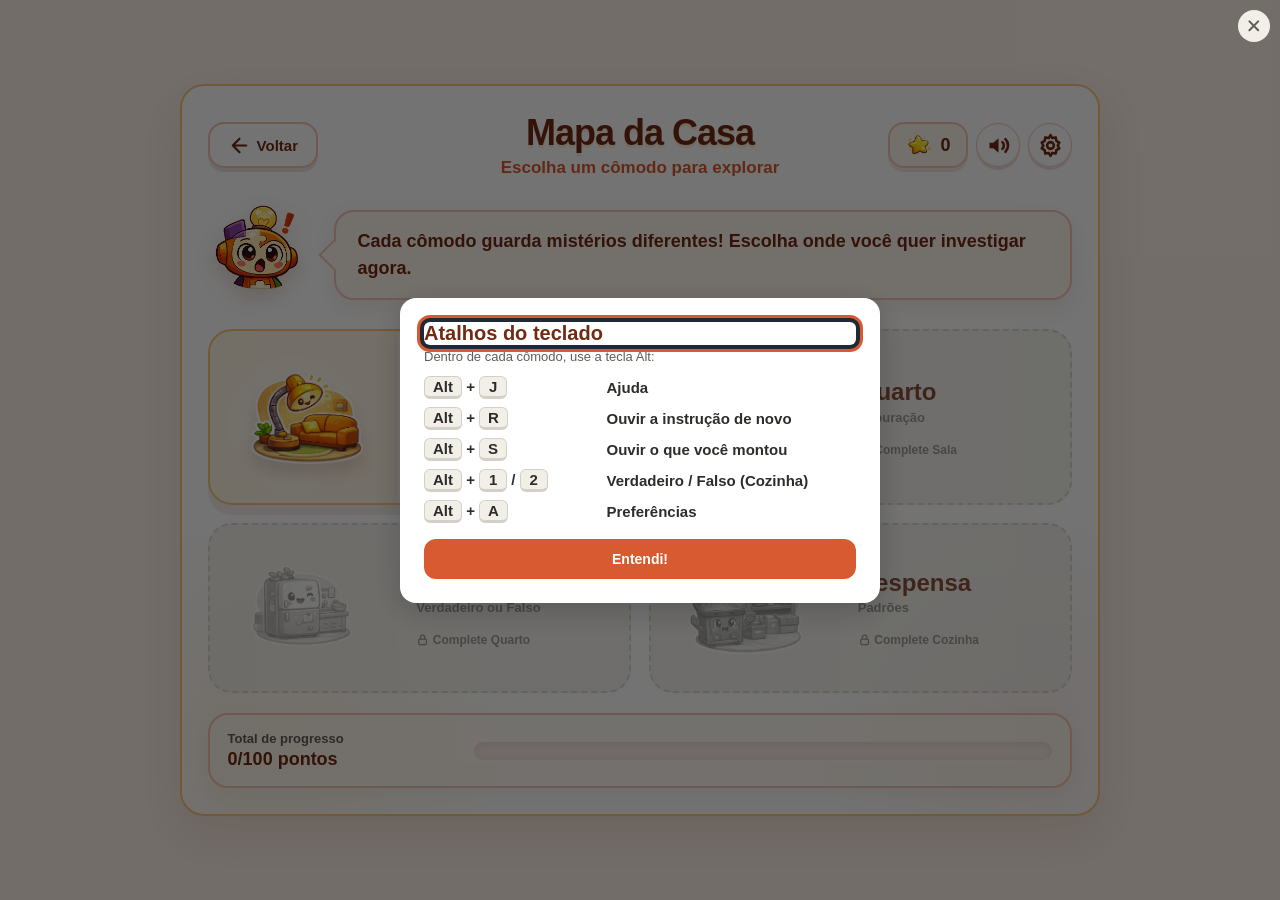
<file: assets/pages/MapaCasa.html>
<!DOCTYPE html>
<html lang="pt-BR">
<head>
  <meta charset="UTF-8">
  <meta name="viewport" content="width=device-width, initial-scale=1.0">
  <title>Mapa da Casa — A Casa dos Mistérios Lógicos</title>
  <link rel="stylesheet" href="../css/base.css">
  <link rel="stylesheet" href="../css/mapa.css">
  <link rel="stylesheet" href="../css/preferencias.css">
</head>
<body>

  <section class="tela tela--mapa">

    <section class="mapa-topo">
      <button class="mapa-voltar"
              onclick="window.location.href='../../index.html'"
              aria-label="Voltar ao menu principal">
        <span data-ico="seta-esq"></span>
        Voltar
      </button>

      <section class="mapa-titulo-area">
        <div class="mapa-titulo-linha">
          
          <h1>Mapa da Casa</h1>
        </div>
        <p>Escolha um cômodo para explorar</p>
      </section>

      <div class="mapa-acoes">
        <span class="mapa-pontos" id="badge-total">
          <img src="../img/estrela.png" alt="">
          <span class="sr-only">Pontos: </span><span id="total-pts">0</span>
        </span>
        <!-- o botão de música é colocado aqui pelo audio.js, antes da engrenagem -->
        <button type="button" class="btn-musica mapa-preferencias" id="btn-preferencias" aria-label="Abrir minhas preferências" title="Minhas preferências"><span data-ico="engrenagem"></span></button>
      </div>
    </section>

    <section class="mapa-logi" aria-label="Mensagem">
      <img src="../img/logi_exclamacao.png" alt="" class="mapa-logi__img">
      <div class="mapa-logi__balao">
        <p class="mapa-logi__texto" id="logi-texto">Cada cômodo guarda mistérios diferentes! Escolha onde você quer investigar agora.</p>
      </div>
    </section>

    <h2 class="sr-only" id="mapa-grid-titulo">Cômodos da casa</h2>
    <section class="mapa-grid" id="mapa-grid" aria-labelledby="mapa-grid-titulo"></section>

    <section class="mapa-progresso-geral" aria-label="Progresso geral do jogo">
      <div>
        <p>Total de progresso</p>
        <strong><span id="mapa-progresso-texto">0</span>/100 pontos</strong>
      </div>
      <div class="mapa-barra">
        <span id="mapa-barra-preenchida"></span>
      </div>
    </section>

  </section>

  <!-- Atalhos do teclado: aparece na 1ª vez que a criança chega ao Mapa (Alt + J abre de novo) -->
  <div class="modal-overlay" id="modal-atalhos" role="dialog" aria-modal="true" aria-labelledby="atalhos-titulo" style="display:none;">
    <section class="modal atalhos-modal">
      <h2 class="modal-titulo" id="atalhos-titulo" tabindex="0">Atalhos do teclado</h2>
      <p class="modal-sub" id="atalhos-intro">Dentro de cada cômodo, use a tecla Alt:</p>
      <ul class="atalhos-lista" id="atalhos-lista">
        <li><span aria-hidden="true" class="atalhos-teclas"><kbd>Alt</kbd> + <kbd>J</kbd></span><span aria-hidden="true">Ajuda</span><span class="sr-only">Alt mais J: abrir a ajuda.</span></li>
        <li><span aria-hidden="true" class="atalhos-teclas"><kbd>Alt</kbd> + <kbd>R</kbd></span><span aria-hidden="true">Ouvir a instrução de novo</span><span class="sr-only">Alt mais R: ouvir a instrução de novo.</span></li>
        <li><span aria-hidden="true" class="atalhos-teclas"><kbd>Alt</kbd> + <kbd>S</kbd></span><span aria-hidden="true">Ouvir o que você montou</span><span class="sr-only">Alt mais S: ouvir o que você montou.</span></li>
        <li><span aria-hidden="true" class="atalhos-teclas"><kbd>Alt</kbd> + <kbd>1</kbd> / <kbd>2</kbd></span><span aria-hidden="true">Verdadeiro / Falso (Cozinha)</span><span class="sr-only">Alt mais 1: Verdadeiro. Alt mais 2: Falso. Só na Cozinha.</span></li>
        <li><span aria-hidden="true" class="atalhos-teclas"><kbd>Alt</kbd> + <kbd>A</kbd></span><span aria-hidden="true">Preferências</span><span class="sr-only">Alt mais A: abrir as preferências.</span></li>
      </ul>
      <button class="modal-fechar" id="atalhos-fechar" type="button" aria-label="Fechar atalhos"><span data-ico="x"></span></button>
      <button class="btn btn--laranja" id="atalhos-ok" type="button">Entendi!</button>
    </section>
  </div>

  <script src="../js/icones.js"></script>
  <script src="../js/plataforma.js"></script>
  <script src="../js/gameState.js"></script>
  <script src="../js/audio.js"></script>
  <script src="../js/preferencias.js"></script>
  <script>Preferencias.ligar(document.getElementById('btn-preferencias'));</script>
  <script>

  const COMODOS = [
    {
      id:       'sala',
      nome:     'Sala',
      skill:    'Algoritmos',
      pagina:   'Sala.html',
      img:      '../img/icone-sala.png',
      corCard:  'comodo-card--laranja',
      corSkill: 'comodo-card__skill--laranja'
    },
    {
      id:       'quarto',
      nome:     'Quarto',
      skill:    'Depuração',
      pagina:   'Quarto.html',
      img:      '../img/icone-quarto.png',
      corCard:  'comodo-card--roxo',
      corSkill: 'comodo-card__skill--roxo'
    },
    {
      id:       'cozinha',
      nome:     'Cozinha',
      skill:    'Verdadeiro ou Falso',
      pagina:   'Cozinha.html',
      img:      '../img/icone-cozinha.png',
      corCard:  'comodo-card--verde',
      corSkill: 'comodo-card__skill--verde'
    },
    {
      id:       'despensa',
      nome:     'Despensa',
      skill:    'Padrões',
      pagina:   'Despensa.html',
      img:      '../img/icone-despensa.png',
      corCard:  'comodo-card--marrom',
      corSkill: 'comodo-card__skill--marrom'
    }
  ];

  function renderMapa() {
    const state  = gameState.get();
    const total  = gameState.getTotalScore();
    document.getElementById('total-pts').textContent = total;
    document.getElementById('mapa-progresso-texto').textContent = Math.min(total, 100);
    document.getElementById('mapa-barra-preenchida').style.width = Math.min(total, 100) + '%';

    const grid = document.getElementById('mapa-grid');
    grid.innerHTML = '';

    COMODOS.forEach((c, idx) => {
      const desbloqueado = state.unlocked[c.id];
      const concluido    = state.completed[c.id];
      const score        = state.scores[c.id];
      const estrelas     = gameState.getRoomProgressStars(c.id);
      const totalEstrelas = gameState.getRoomStarGoal(c.id);
      const anterior     = idx > 0 ? COMODOS[idx - 1].nome : null;

      /* Cômodo aberto: <button> nativo (Enter e Espaço funcionam sozinhos, sem role nem tabindex).
         Cômodo fechado: só texto, fora do Tab, com a palavra "Bloqueado" para quem ouve. */
      const card = document.createElement(desbloqueado ? 'button' : 'article');

      if (!desbloqueado) {
        card.className = 'comodo-card comodo-card--bloq';
        card.innerHTML = `
          <div class="comodo-card__imagem-box">
            <img src="${c.img}" alt="" class="comodo-card__icone-img">
          </div>
          <div class="comodo-card__conteudo">
            <p class="comodo-card__nome">${c.nome}</p>
            <p class="comodo-card__skill comodo-card__skill--cinza">${c.skill}</p>
            <p class="comodo-card__bloq-aviso">${Icones.svg('cadeado')} <span class="sr-only">Bloqueado. </span>Complete ${anterior ? anterior : 'o anterior'}</p>
          </div>
        `;
      } else {
        card.type = 'button';
        card.className = `comodo-card ${c.corCard}`;
        card.dataset.comodo = c.id;
        /* Nome curto e completo: o leitor diz isto e não lê os enfeites de dentro do cartão */
        /* Saiu no meio do cômodo: o cartão diz em que nível vai continuar */
        const estagio = gameState.getEstagio(c.id);
        const emAndamento = score === null && estagio > 0;
        const textoAndamento = `Em andamento: nível ${estagio + 1} de 3`;
        card.setAttribute('aria-label', `${c.nome}, ${c.skill}. ${score !== null
          ? `${score} pontos${concluido ? `, ${estrelas} de ${totalEstrelas} estrelas` : ''}`
          : emAndamento ? textoAndamento : 'Ainda não iniciado'}. Explorar`);
        card.addEventListener('click', () => { window.location.href = c.pagina; });

        let tagHtml = '';
        if (c.tag) tagHtml = `<span class="comodo-card__tag comodo-card__tag--verde">${c.tag}</span>`;

        let estrelasHtml = '';
        if (estrelas > 0) {
          estrelasHtml = `<section class="modal-estrelas comodo-card__estrelas" aria-label="${estrelas} de ${totalEstrelas} estrelas conquistadas">`;
          for (let i = 0; i < totalEstrelas; i++) {
            estrelasHtml += `<img src="../img/estrela.png" alt="" class="${i < estrelas ? '' : 'estrela-vazia'}">`;
          }
          estrelasHtml += '</section>';
        } else {
          estrelasHtml = renderBolinhas(c.id, state);
        }

        const ptsHtml = score !== null
          ? `<p class="comodo-card__pts">${score} pts</p>`
          : emAndamento
            ? `<p class="comodo-card__pts comodo-card__pts--vazio">Nível ${estagio + 1} de 3</p>`
            : '<p class="comodo-card__pts comodo-card__pts--vazio">Ainda não iniciado</p>';

        card.innerHTML = `
          ${tagHtml}
          <div class="comodo-card__imagem-box">
            <img src="${c.img}" alt="" class="comodo-card__icone-img">
          </div>
          <div class="comodo-card__conteudo">
            <p class="comodo-card__nome">${c.nome}</p>
            <p class="comodo-card__skill ${c.corSkill}">${c.skill}</p>
            ${ptsHtml}
            ${estrelasHtml}
            <span class="comodo-card__acao">Explorar</span>
          </div>
        `;
      }

      grid.appendChild(card);
    });
  }

  function renderBolinhas(id, state) {
    const concluido = state.completed[id];
    const score     = state.scores[id];
    /* Partida em andamento (saiu no meio): uma bolinha por nível —
       verdes = níveis vencidos, clara = nível em que vai continuar */
    const estagio = gameState.getEstagio(id);
    if (estagio > 0) {
      const dots = [0, 1, 2].map(i =>
        `<span class="progresso__bolinha progresso__bolinha--${i < estagio ? 'ok' : i === estagio ? 'meio' : 'vazio'}"></span>`).join('');
      return `<section class="progresso" aria-hidden="true">${dots}</section>`;
    }
    // 3 bolinhas representando 0/1/2 etapas
    const v1 = score !== null && score >= 10 ? '--ok'   : '--vazio';
    const v2 = score !== null && score >= 20 ? '--ok'   : score !== null ? '--meio' : '--vazio';
    const v3 = score !== null && score >= 25 ? '--ok'   : '--vazio';
    return `<section class="progresso" aria-hidden="true">
      <span class="progresso__bolinha progresso__bolinha${v1}"></span>
      <span class="progresso__bolinha progresso__bolinha${v2}"></span>
      <span class="progresso__bolinha progresso__bolinha${v3}"></span>
    </section>`;
  }

  renderMapa();

  /* ---- Atalhos do teclado: 1ª visita ao Mapa (para todos, não só para quem usa leitor de tela) ---- */
  const modalAtalhos = document.getElementById('modal-atalhos');
  /* O título é um item do Tab cujo NOME é o bloco inteiro: ao receber o foco o leitor lê tudo.
     Para ouvir de novo: Shift+Tab até ele (ou Tab), ou Alt + R com a janela aberta. */
  const tituloAtalhos = document.getElementById('atalhos-titulo');
  tituloAtalhos.setAttribute('aria-label', 'Atalhos do teclado. ' + document.getElementById('atalhos-intro').textContent + ' ' +
    [...document.querySelectorAll('#atalhos-lista .sr-only')].map(e => e.textContent).join(' ') + ' Aperte Entendi para fechar.');
  function lerAtalhos() { tituloAtalhos.blur(); window.setTimeout(() => tituloAtalhos.focus(), 60); }
  function abrirAtalhos() {
    if (modalAtalhos.style.display === 'flex') return;
    abrirModalFluxoAcessivel(modalAtalhos);   /* o fundo fica inert: só a janela é lida */
    window.setTimeout(() => tituloAtalhos.focus(), 150);
  }
  function fecharAtalhos() {
    fecharModalFluxoAcessivel(modalAtalhos);
    focarCartaoAtual();
  }
  /* Foco no cômodo da vez: o primeiro aberto e ainda não concluído (ou o primeiro da lista) */
  function focarCartaoAtual() {
    const st = gameState.get();
    const vez = COMODOS.find(c => st.unlocked[c.id] && !st.completed[c.id]) || COMODOS[0];
    const alvo = document.querySelector(`button.comodo-card[data-comodo="${vez.id}"]`) || document.querySelector('button.comodo-card');
    try { alvo?.focus({ preventScroll: true }); } catch (e) {}
  }
  document.getElementById('atalhos-ok').addEventListener('click', fecharAtalhos);
  document.getElementById('atalhos-fechar').addEventListener('click', fecharAtalhos);
  modalAtalhos.addEventListener('click', e => { if (e.target === modalAtalhos) fecharAtalhos(); });
  /* Alt + R com a janela aberta: lê tudo de novo */
  document.addEventListener('keydown', e => {
    if (e.code === 'KeyR' && e.altKey && !e.ctrlKey && !e.metaKey && !e.shiftKey && !e.repeat && modalAtalhos.style.display === 'flex') { e.preventDefault(); lerAtalhos(); }
  });
  /* Alt + J no Mapa mostra os atalhos de novo (nos cômodos, abre a ajuda) */
  document.addEventListener('keydown', e => {
    if (e.code !== 'KeyJ' || !e.altKey || e.ctrlKey || e.metaKey || e.shiftKey || e.repeat) return;
    if (!atalhosLigados()) return;
    e.preventDefault();
    if (modalAtalhos.style.display === 'flex') fecharAtalhos(); else if (!existeModalVisivel()) abrirAtalhos();
  });
  let abreAtalhos = false;
  try {
    if (!gameState.tutorialVisto('atalhos-mapa') && atalhosLigados()) {
      gameState.marcarTutorialVisto('atalhos-mapa');   /* conta como visto ao abrir: não obriga a repetir */
      abreAtalhos = true;
      window.setTimeout(abrirAtalhos, 400);
    }
  } catch (e) {}
  /* Foco inicial no cômodo da vez (o leitor de tela fala o cômodo, sem ler a página inteira).
     Na 1ª visita quem recebe o foco é a janela de atalhos. */
  if (!abreAtalhos) window.requestAnimationFrame(() => { if (!existeModalVisivel()) focarCartaoAtual(); });
  </script>

</body>
</html>
</file>
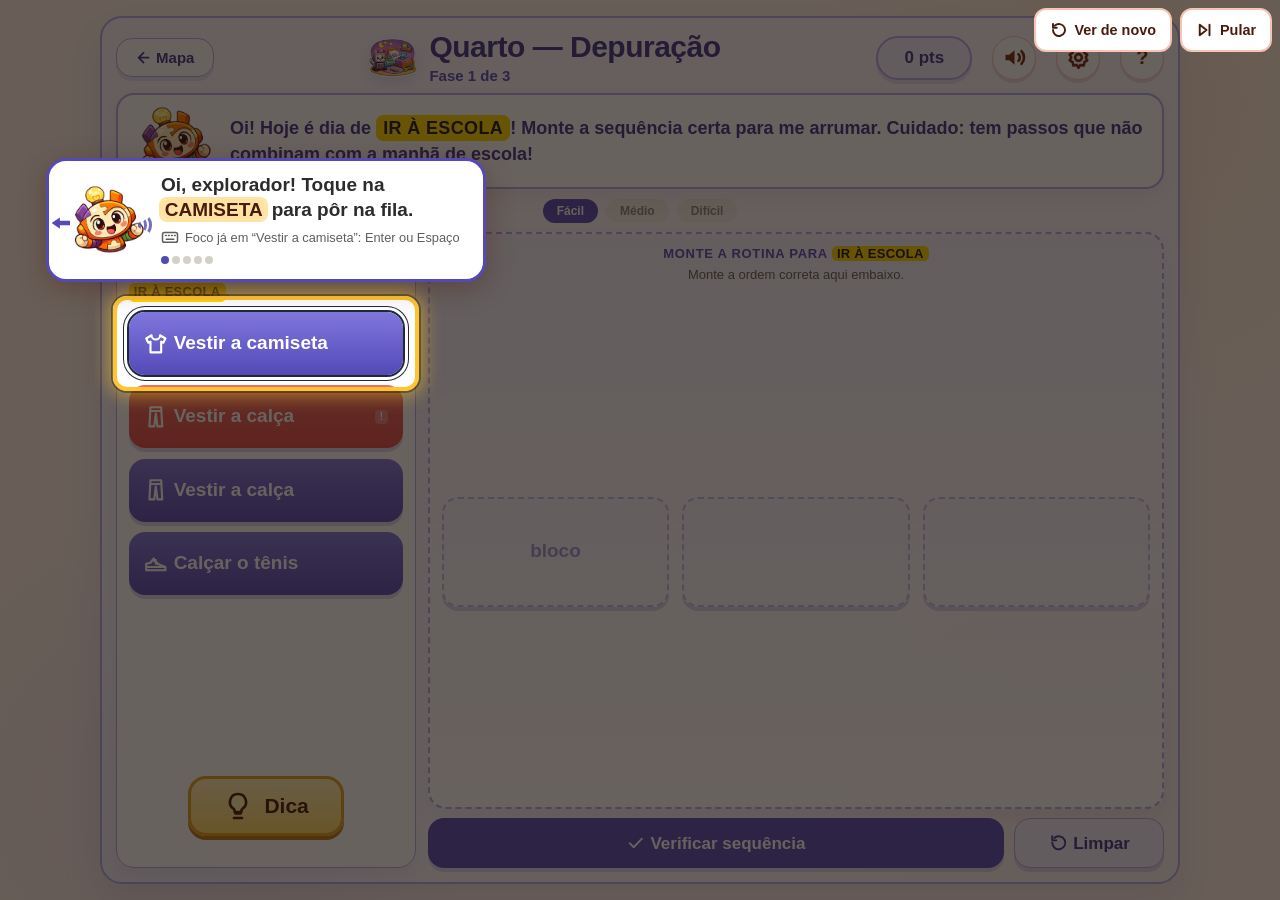
<file: assets/pages/Quarto.html>
<!DOCTYPE html>
<html lang="pt-BR">
<head>
  <meta charset="UTF-8">
  <meta name="viewport" content="width=device-width, initial-scale=1.0">
  <title>Quarto — Depuração</title>
  <link rel="stylesheet" href="../css/base.css">
  <link rel="stylesheet" href="../css/quarto.css">
  <link rel="stylesheet" href="../css/tutorial.css">
  <link rel="stylesheet" href="../css/como-jogar.css">
  <link rel="stylesheet" href="../css/preferencias.css">
</head>
<body class="pagina-quarto">

  <section class="tela tela--roxa quarto-page" id="tela-principal">

    <!-- HUD -->
    <section class="hud quarto-hud">
      <button class="btn-voltar-mapa quarto-voltar"
              onclick="gameState.sairMiniGame('quarto','MapaCasa.html')"
              aria-label="Voltar ao mapa"><span data-ico="seta-esq"></span><span class="voltar-txt">Mapa</span></button>

      <section class="hud__info quarto-hud__info">
        <img src="../img/icone-quarto.png" alt="" class="hud__icone-img quarto-hud__icone">
        <section>
          <h1 class="hud__titulo hud__titulo--roxo quarto-hud__titulo">Quarto<span class="quarto-hud__skill"> — Depuração</span></h1>
          <p class="hud__subtitulo hud__subtitulo--roxo quarto-hud__subtitulo">Mini-jogo 2</p>
        </section>
      </section>

      <span class="badge badge--roxo quarto-badge" id="badge-pts">0 pts</span>

      <button class="btn-ajuda btn-preferencias" id="btn-preferencias" type="button" aria-label="Abrir minhas preferências" title="Minhas preferências"><span data-ico="engrenagem"></span></button>
      <button class="btn-ajuda" id="btn-ajuda" type="button" aria-haspopup="dialog" aria-controls="modal-ajuda" aria-expanded="false" aria-label="Como jogar e objetivo">?</button>
    </section>

    <!-- Mascote Logi -->
    <section class="balao balao--roxo quarto-logi" aria-label="Instruções">
      <img src="../img/logi_feliz.png" alt="" class="logi-mascote quarto-logi__img">
      <p class="balao__texto balao__texto--roxo quarto-logi__texto" id="logi-texto">Carregando...</p>
    </section>

    <!-- Indicador de dificuldade (Fácil / Médio / Difícil) -->
    <section class="niveis quarto-niveis" id="niveis-tabs" aria-label="Progresso de dificuldade"></section>

    <section class="quarto-layout" aria-label="Área do desafio do quarto">

      <!-- Sequência com erros -->
      <aside class="quarto-card quarto-card--fonte" aria-label="Passos disponíveis">
        <h2 class="quarto-card__titulo">Passos para <span class="destaque-escola">IR À ESCOLA</span></h2>
        <!-- Subtítulo só visual: a instrução falada ao entrar já diz isso -->
        <p class="quarto-card__subtitulo" aria-hidden="true">Escolha só os passos que fazem sentido para <span class="destaque-escola">IR À ESCOLA</span>.</p>

        <section class="blocos quarto-blocos-fonte" id="blocos-fonte" role="group" aria-label="Blocos disponíveis"></section>

        <button type="button" class="btn-dica quarto-btn-dica" id="btn-dica" aria-label="Dica">
          <svg class="btn-dica__icone" viewBox="0 0 24 24" aria-hidden="true" focusable="false"><path d="M9 21h6M10 17.5h4M12 3a6 6 0 0 0-3.5 10.9c.6.5 1 1.2 1 2v.6h5v-.6c0-.8.4-1.5 1-2A6 6 0 0 0 12 3z" fill="#FFF3B0" stroke="currentColor" stroke-width="2" stroke-linecap="round" stroke-linejoin="round"/></svg>
          <span>Dica</span>
        </button>
      </aside>

      <!-- Área central -->
      <main class="quarto-centro" aria-label="Montagem da sequência corrigida">
        <section class="quarto-card quarto-card--destino painel--tracejado" id="painel-destino">
          <h2 class="quarto-card__titulo quarto-card__titulo--centro">Monte a rotina para <span class="destaque-escola">IR À ESCOLA</span></h2>
          <p class="quarto-card__subtitulo quarto-card__subtitulo--centro" aria-hidden="true">Monte a ordem correta aqui embaixo.</p>

          <section class="blocos quarto-sequencia" id="sequencia-corrigida" role="group" aria-label="Sequência corrigida: vazia"></section>
        </section>

        <section class="dica dica--erro quarto-feedback" id="feedback-area" style="display:none;">
          <span class="dica__emoji" data-ico="lampada"></span>
          <p class="dica__texto dica__texto--erro" id="feedback-texto"></p>
        </section>

        <section class="btn-grupo quarto-actions" aria-label="Ações do desafio">
          <button class="btn btn--roxo quarto-btn quarto-btn--verificar" id="btn-verificar" aria-label="Verificar sequência"><span data-ico="check"></span> Verificar sequência</button>
          <button class="btn btn--outline-roxo quarto-btn quarto-btn--limpar" id="btn-limpar" aria-label="Limpar sequência"><span data-ico="repetir"></span> Limpar</button>
        </section>
      </main>

    </section>

  </section>

  <!-- Modal de Como jogar / Objetivo -->
  <div class="modal-overlay" id="modal-ajuda" role="dialog" aria-modal="true" aria-labelledby="modal-ajuda-titulo" style="display:none;">
    <section class="modal modal-ajuda cj-modal">
      <button class="modal-fechar" id="modal-ajuda-fechar" type="button" aria-label="Fechar ajuda"><span data-ico="x"></span></button>
      <h2 class="modal-titulo cj-titulo" id="modal-ajuda-titulo">Como jogar</h2>
      <div id="cj-raiz"></div>
    </section>
  </div>

  <!-- Modal de conclusão -->
  <div class="modal-overlay" id="modal-conclusao" role="dialog" aria-modal="true" aria-labelledby="modal-titulo" aria-describedby="modal-sub modal-pts" style="display:none;">
    <section class="modal">
      <img src="../img/estrela.png" alt="" class="modal-trofeu">
      <h2 class="modal-titulo" id="modal-titulo">Depuração completa!</h2>
      <p class="modal-sub" id="modal-sub"></p>
      <section class="modal-estrelas" id="modal-estrelas" aria-label="Estrelas conquistadas"></section>
      <p class="modal-pts" id="modal-pts"></p>
      <section class="btn-grupo" style="margin-top:1rem;">
        <button class="btn btn--roxo" onclick="gameState.sairMiniGame('quarto','MapaCasa.html')">Voltar ao mapa</button>
      </section>
    </section>
  </div>

  <script src="../js/icones.js"></script>
  <script src="../js/plataforma.js"></script>
  <script src="../js/gameState.js"></script>
  <script src="../js/audio.js"></script>
  <script src="../js/preferencias.js"></script>
  <script>Preferencias.ligar(document.getElementById('btn-preferencias'));</script>
  <script src="../js/tutorial.js"></script>
  <script src="../js/tutoriais/quarto-f1.js"></script>
  <script src="../js/como-jogar.js"></script>
  <script>ComoJogar.montarComodo(document.getElementById('cj-raiz'), 'quarto');</script>
  <script>
  /* ===== QUARTO — lógica do jogo ===== */

  /* Dados embutidos — fallback quando fetch não está disponível (file://) */
  const QUARTO_INLINE = {
  "miniJogo": "Quarto — Depuração",
  "habilidadeBNCC": "EF02CO02",
  "instrucaoInstrutor": "Oi! Hoje é dia de IR À ESCOLA! Monte a sequência certa para me arrumar. Cuidado: tem passos que não combinam com a manhã de escola!",
  "acessibilidade": {
    "entrada": "Você entrou no Quarto.",
    "completa": "{entrada} Fase {fase} de {total}, nível {nivel}. Objetivo: montar, na ordem certa, a rotina para ir à escola. Na lista de passos há {qtd} blocos: {blocos}. {aviso} A fila tem {espacos} espaços. Ative um bloco para pôr na fila e depois aperte Verificar sequência. Blocos com erro são anunciados como com erro. Alt S lê a fila montada, Alt R repete esta instrução e Alt J abre a ajuda.",
    "curta": "Fase {fase} de {total}, nível {nivel}. Há {qtd} blocos: {blocos}. {aviso} A fila tem {espacos} espaços.",
    "avisoRepetido": "Um dos blocos aparece repetido e não entra na fila. Peça a Dica para saber qual.",
    "avisoIntruso": "Um dos blocos não combina com a escola e não entra na fila. Peça a Dica para saber qual.",
    "blocoNormal": "Pôr na fila: {nome}",
    "blocoUsado": "{texto}. Já está na fila",
    "erroRepetido": "{nome}, passo com erro: repetido, não entra na fila",
    "erroIntruso": "{nome}, passo com erro: não combina com a escola, não entra na fila",
    "posicao": "{nome}, posição {pos} de {total}. Ative para remover.",
    "posicaoCerta": "{nome}, posição {pos} de {total}, correto",
    "posicaoErrada": "{nome}, posição {pos} de {total}, com erro. Ative para remover",
    "adicionado": "{nome} adicionado. {falta}",
    "faltam": "Faltam {n} {passos}.",
    "completa2": "A fila está completa. Aperte Verificar sequência.",
    "filaCheia": "A fila está cheia. Remova um bloco ou aperte Verificar sequência.",
    "removido": "{nome} removido. {sobra}",
    "sobra": "Sobraram {n} {blocos}.",
    "filaVazia": "A fila está vazia.",
    "limpa": "Fila limpa.",
    "resultado": "{acertos} de {total} certos. Blocos com erro: {lista}. Troque esses blocos ou peça a Dica.",
    "resultadoItem": "posição {pos}, {nome}",
    "resumo": "Fila: {lista}. {n} de {total} blocos.",
    "resumoVazio": "A fila está vazia. Há {total} espaços.",
    "dicaComErro": "Agora, na lista de passos, {quais}.",
    "dicaUmErro": "há um bloco com erro: {lista}",
    "dicaVariosErros": "há blocos com erro: {lista}",
    "dicaLugar": "Posição {pos} da fila: {nome} está no lugar errado.",
    "dicaPronto": "A fila está completa. Aperte Verificar sequência.",
    "dicaProximo": "Um destes vem agora: {lista}."
  },
  "dicaGeral": { "lugar": "Este bloco está no lugar ERRADO.", "proximo": "Um destes vem AGORA." },
  "blocos": {
    "banho": "Tomar banho",
    "camiseta": "Vestir a camiseta",
    "calca": "Vestir a calça",
    "meia": "Calçar a meia",
    "tenis": "Calçar o tênis",
    "van": "Pegar a van",
    "onibus": "Pegar o ônibus",
    "bicicleta": "Ir de bicicleta",
    "carro": "Entrar no carro",
    "dormir": "Dormir de novo",
    "tv": "Assistir TV",
    "videogame": "Jogar videogame",
    "parque": "Ir ao parque",
    "piscina": "Nadar na piscina",
    "filme": "Ver um filme"
  },
  "intrusos": [
    "dormir",
    "tv",
    "videogame",
    "parque",
    "piscina",
    "filme"
  ],
  "fases": [
    {
      "id": 1,
      "titulo": "Fase 1 — Vestir para a escola",
      "dificuldade": "Fácil",
      "dica": { "suspeito": "Este bloco está REPETIDO. Ele fica de fora!" },
      "repetidos": 1,
      "intrusos": 0,
      "passos": [
        [
          "camiseta",
          "calca",
          "meia",
          "tenis"
        ]
      ],
      "ordem": [["calca", "tenis"], ["meia", "tenis"]]
    },
    {
      "id": 2,
      "titulo": "Fase 2 — Manhã de escola",
      "dificuldade": "Médio",
      "dica": { "suspeito": "Este bloco não combina com a ESCOLA." },
      "repetidos": 0,
      "intrusos": 1,
      "passos": [
        [
          "banho"
        ],
        [
          "camiseta",
          "calca",
          "meia",
          "tenis"
        ]
      ],
      "ordem": [["calca", "tenis"], ["meia", "tenis"]]
    },
    {
      "id": 3,
      "titulo": "Fase 3 — A caminho da escola",
      "dificuldade": "Difícil",
      "dica": { "suspeito": "Este bloco não combina com a ESCOLA." },
      "repetidos": 0,
      "intrusos": 1,
      "passos": [
        [
          "banho"
        ],
        [
          "camiseta",
          "calca",
          "meia",
          "tenis"
        ],
        [
          "@final"
        ]
      ],
      "ordem": [["calca", "tenis"], ["meia", "tenis"]]
    }
  ],
  "finais": [
    "van",
    "onibus",
    "bicicleta",
    "carro"
  ]
};

  let gameData   = null;
  let faseAtual = 0;
  let corrigida  = [];
  let verificado = false;
  let erros      = 0;
  let touchBloco = null;
  let touchGhost = null;
  let faseMontada = null; /* { blocos, passos, total, intrusosRevelados } da fase atual */

  const CHAVE_ULTIMOS_INTRUSOS = 'quarto_ultimos_intrusos';

  function embaralhar(arr) {
    const a = arr.slice();
    for (let i = a.length - 1; i > 0; i--) {
      const j = Math.floor(Math.random() * (i + 1));
      [a[i], a[j]] = [a[j], a[i]];
    }
    return a;
  }

  /* Sorteia intrusos evitando repetir os da última partida (rotação a cada jogada) */
  /* Sorteia o último passo (como chega à escola), evitando repetir o da partida anterior */
  function sortearFinal() {
    let ultimo = null;
    try { ultimo = localStorage.getItem('quarto_ultimo_final'); } catch(e) {}
    const opcoes = gameData.finais.filter(id => id !== ultimo);
    const id = opcoes[Math.floor(Math.random() * opcoes.length)];
    try { localStorage.setItem('quarto_ultimo_final', id); } catch(e) {}
    return id;
  }

  function sortearIntrusos(qtd) {
    if (qtd <= 0) return [];
    let ultimos = [];
    try { ultimos = JSON.parse(localStorage.getItem(CHAVE_ULTIMOS_INTRUSOS) || '[]'); } catch(e) {}
    const novos = embaralhar(gameData.intrusos.filter(id => !ultimos.includes(id))).slice(0, qtd);
    if (novos.length < qtd) {
      const resto = embaralhar(gameData.intrusos.filter(id => !novos.includes(id)));
      novos.push(...resto.slice(0, qtd - novos.length));
    }
    return novos;
  }

  function salvarIntrusos(ids) {
    try { localStorage.setItem(CHAVE_ULTIMOS_INTRUSOS, JSON.stringify(ids)); } catch(e) {}
  }

  /* Monta os blocos da fase: passos corretos + repetido (fácil) ou intrusos (médio/difícil) */
  function montarFase(fase) {
    const rotulo = id => gameData.blocos[id];
    const final = fase.passos.flat().includes('@final') ? sortearFinal() : null;
    const passos = fase.passos.map(g => g.map(id => id === '@final' ? final : id));
    const corretos = passos.flat();
    const blocos = corretos.map(id => ({ id, rotulo: rotulo(id), erro: false, visivel: false }));

    for (let i = 0; i < (fase.repetidos || 0); i++) {
      const id = corretos[Math.floor(Math.random() * corretos.length)];
      blocos.push({ id, rotulo: rotulo(id), erro: true, visivel: false, motivo: 'repetido' }); /* repetição: só fica vermelha na dica */
    }
    const intrusos = sortearIntrusos(fase.intrusos || 0);
    intrusos.forEach(id => blocos.push({ id, rotulo: rotulo(id), erro: true, visivel: false, motivo: 'intruso' })); /* só fica vermelho na dica */

    let ordem;
    let tentativas = 0;
    do {
      ordem = embaralhar(blocos);
      tentativas++;
    } while (tentativas < 10 && ordem.slice(0, corretos.length).every((b, i) => b.id === corretos[i]));

    return { blocos: ordem, passos, ordem: fase.ordem || [], total: corretos.length, intrusos, temErro: blocos.some(b => b.erro), intrusosRevelados: false };
  }

  /* Cada posição pertence a um grupo (ex.: banho primeiro, @final por último); dentro do grupo
     a ordem é livre, sem repetir item, EXCETO pelas regras "ordem": [antes, depois]
     (ex.: calça e meia antes do tênis; a camiseta pode vir em qualquer lugar do grupo). */
  function validarPosicoes(passos, escolhidos, ordem = []) {
    const resultado = [];
    let pos = 0;
    passos.forEach(grupo => {
      const usados = [];
      grupo.forEach(() => {
        const id = escolhidos[pos];
        let ok = grupo.includes(id) && !usados.includes(id);
        if (ok) {
          /* todo bloco que precisa vir ANTES deste já tem que estar na fila, em posição anterior */
          ok = ordem.every(([antes, depois]) => {
            if (depois !== id) return true;
            const i = escolhidos.indexOf(antes);
            return i >= 0 && i < pos;
          });
        }
        if (ok) usados.push(id);
        resultado.push(ok);
        pos++;
      });
    });
    return resultado;
  }

  async function init() {
    try {
      gameData = await loadGameData('../data/quarto.json');
    } catch(e) {
      gameData = QUARTO_INLINE; // fallback file://
    }

    faseAtual = Math.min(gameState.getEstagio('quarto'), gameData.fases.length - 1);
    renderFase();
  }

  /* Texto falado: o rótulo do JSON já vem sem ícone (o desenho de cada passo é um SVG, ver imgTag) */
  function nomeFalado(rotulo) {
    return String(rotulo || '').replace(/\s+/g, ' ').trim();
  }
  function nomeDoBloco(id) { return nomeFalado(gameData.blocos[id] || id); }
  /* Textos de leitor de tela: vêm de "acessibilidade" no quarto.json */
  const A11Y = () => gameData?.acessibilidade || {};
  const txt = (chave, vars) => preencherTexto(A11Y()[chave], vars);
  const plural = (n, um, varios) => (n === 1 ? um : varios);
  function falar(texto, nivel) {
    if (window.Tutorial?.ativo) return;   /* no treino, quem fala é o Logi */
    anunciarAcessivel(texto, nivel);
  }

  function buildNivelTabs() {
    const cont = document.getElementById('niveis-tabs');
    cont.innerHTML = '';
    cont.setAttribute('role', 'list');
    gameData.fases.forEach((f, i) => {
      const span = document.createElement('span');
      if (i < faseAtual)        span.className = 'nivel nivel--ok';
      else if (i === faseAtual) span.className = 'nivel nivel--ativo';
      else                       span.className = 'nivel nivel--bloq';
      const situacao = i < faseAtual ? 'concluído' : i === faseAtual ? 'atual' : 'bloqueado';
      span.innerHTML = `${f.dificuldade}${i < faseAtual ? Icones.svg('check', 'nivel__ico') : ''}<span class="sr-only">, ${situacao}</span>`;
      span.setAttribute('role', 'listitem');
      if (i === faseAtual) span.setAttribute('aria-current', 'step');
      cont.appendChild(span);
    });
  }

  /* Instrução para leitor de tela: completa ao entrar (e no Alt+R), curta nas fases seguintes */
  let jaEntrou = false;
  function descreverQuarto(fase) {
    const vars = {
      entrada: jaEntrou ? '' : txt('entrada'), fase: fase.id, total: gameData.fases.length, nivel: fase.dificuldade,
      qtd: faseMontada.blocos.length, blocos: faseMontada.blocos.map(b => nomeFalado(b.rotulo)).join(', '),
      aviso: txt(fase.repetidos ? 'avisoRepetido' : 'avisoIntruso'), espacos: faseMontada.total
    };
    descreverComodo(preencherTexto(A11Y().completa, vars), { curta: jaEntrou ? preencherTexto(A11Y().curta, vars) : undefined });
    jaEntrou = true;
  }

  function renderFase() {
  const fase = gameData.fases[faseAtual];

  document.getElementById('logi-texto').innerHTML =
    gameData.instrucaoInstrutor.replace('IR À ESCOLA', '<span class="destaque-escola">IR À ESCOLA</span>');
  document.querySelector('.hud__subtitulo--roxo').textContent =
    `Fase ${fase.id} de ${gameData.fases.length}`;

  faseMontada = montarFase(fase);
  salvarIntrusos(faseMontada.intrusos);

  corrigida = [];
  verificado = false;
  erros = 0;
  pararAtencaoDica();

  buildNivelTabs();
  buildFonte();
  renderCorrigida();

  document.getElementById('feedback-area').style.display = 'none';
  document.getElementById('btn-verificar').disabled = false;

  atualizarBadge();
  descreverQuarto(fase);
  /* Tutorial do Logi: abre sozinho só na 1ª vez. Sem treino, o foco vai direto para o primeiro bloco. */
  if (!Tutorial.auto('quarto-f1')) focoInicial(quartoTutorial.primeiroFoco);
}

  /* ---- Blocos fonte (com erros marcados) ---- */
  function buildFonte() {
    const fase = gameData.fases[faseAtual];
    const cont = document.getElementById('blocos-fonte');
    cont.innerHTML = '';
    cont.dataset.muitos = String(faseMontada.blocos.length > 5);

    faseMontada.blocos.forEach((bloco, index) => {
  const id = bloco.id;
  const temErro = bloco.visivel || (bloco.erro && faseMontada.intrusosRevelados);

      const el = document.createElement('button');
      el.type = 'button';
      el.className = `bloco ${temErro ? 'bloco--erro' : 'bloco--roxo'}`;
      el.draggable = true;
      el.dataset.index = index;
      el.dataset.blocoId = id;
      /* O vermelho sozinho não é lido: o nome já diz que o bloco está errado e por quê */
      el.dataset.rotuloFalado = temErro
        ? txt(bloco.motivo === 'repetido' ? 'erroRepetido' : 'erroIntruso', { nome: nomeFalado(bloco.rotulo) })
        : txt('blocoNormal', { nome: nomeFalado(bloco.rotulo) });
      el.setAttribute('aria-label', el.dataset.rotuloFalado);

      const img = imgTag(id);
      
      el.innerHTML = `${img} ${bloco.rotulo}${temErro ? ' <span class="bloco__tag-erro" aria-hidden="true">!</span>' : ''}`;

      el.addEventListener('dragstart', e => {
        e.dataTransfer.setData('blocoId', id);
      });
      el.addEventListener('touchstart', touchStart, { passive: true });
      el.addEventListener('touchmove',  touchMove,  { passive: false });
      el.addEventListener('touchend',   touchEnd,   { passive: true });
      el.addEventListener('click', () => { adicionarBloco(id);});

      cont.appendChild(el);
    });
    manterOrdemDoTab(cont, '.bloco');
  }

  /* Desenho do passo: imagem (alt vazio) ou ícone SVG com aria-hidden. Nunca entra na leitura.
     No treino, "calcarep" é a calça repetida: usa o desenho da calça. */
  function imgTag(id) {
    const mapa = {
      mochila: '../img/item-mochila.png',
      brincar: '../img/item-brinquedo.png'
    };
    const src = mapa[id];
    if (src) return `<img src="${src}" alt="" class="bloco-img">`;
    const nome = Icones.tem('passo-' + id) ? 'passo-' + id : 'passo-' + String(id).replace(/rep$/, '');
    return Icones.tem(nome) ? `<span class="bloco-ico" aria-hidden="true">${Icones.svg(nome)}</span>` : '';
  }

  /* ---- Sequência corrigida (destino) ---- */
  function renderCorrigida() {
    const cont = document.getElementById('sequencia-corrigida');
    cont.innerHTML = '';
    const fase = gameData.fases[faseAtual];
    const total = faseMontada.total;

    corrigida.forEach((bid, idx) => {
      const bloco = { id: bid, rotulo: gameData.blocos[bid] || bid };
      const el = document.createElement('button');
      el.type = 'button';
      el.className = 'bloco bloco--roxo';
      el.dataset.idx = idx;
      el.dataset.blocoId = bid;
      el.setAttribute('aria-label', txt('posicao', { nome: nomeFalado(bloco.rotulo), pos: idx + 1, total }));
      el.innerHTML = `${imgTag(bid)} ${bloco.rotulo}<span class="bloco-remover" aria-hidden="true">${Icones.svg('x')}</span>`;
      el.addEventListener('click', () => removerBloco(idx));
      el.addEventListener('keydown', e => {
        if (e.key === 'Delete' || e.key === 'Backspace') {
          e.preventDefault();
          removerBloco(idx);
        }
      });
      cont.appendChild(el);
    });

    for (let i = corrigida.length; i < total; i++) {
      const empty = document.createElement('span');
      empty.className = 'bloco bloco--vazio';
      empty.textContent = i === corrigida.length ? 'bloco' : '';
      empty.setAttribute('aria-hidden', 'true');   /* as vagas vão no nome do grupo */
      cont.appendChild(empty);
    }
    cont.setAttribute('aria-label', resumoDaFila());
    manterOrdemDoTab(cont, 'button.bloco');

    marcarUsados();

    // drop na área
    cont.ondragover = e => { e.preventDefault(); e.dataTransfer.dropEffect = 'copy'; };
    cont.ondrop = e => {
      e.preventDefault();
      const bid = e.dataTransfer.getData('blocoId');
      if (bid) adicionarBloco(bid);
    };
  }

  /* "Fila: Vestir a camiseta, Vestir a calça. 2 de 4 blocos." (Alt+S e nome do grupo) */
  function resumoDaFila() {
    return corrigida.length
      ? txt('resumo', { lista: corrigida.map(nomeDoBloco).join(', '), n: corrigida.length, total: faseMontada.total })
      : txt('resumoVazio', { total: faseMontada.total });
  }
  window.resumoDaPagina = () => (window.Tutorial?.ativo || !gameData ? '' : resumoDaFila());

  function adicionarBloco(bid, origem) {
    /* Com o tutorial aberto, a ação da criança passa pelo Logi (acerta ou encoraja) */
    if (window.Tutorial?.ativo && origem !== 'tutorial') {
      Tutorial.tentar('adicionar', bid, () => adicionarBloco(bid, 'tutorial'));
      return;
    }
    if (verificado) return;
    /* Cada bloco da origem só pode ser usado uma vez (na fase 1, o bloco repetido tem 2 cópias selecionáveis) */
    const copias = faseMontada.blocos.filter(b => b.id === bid).length;
    if (corrigida.filter(x => x === bid).length >= copias) { balancarBloco(bid); return; }
    if (corrigida.length >= faseMontada.total) { falar(txt('filaCheia')); return; }
    corrigida.push(bid);
    const faltam = faseMontada.total - corrigida.length;
    /* Por voz, só o bloco que entrou (e o aviso de fila completa). O resto fica no Alt+S. */
    falar(txt('adicionado', { nome: nomeDoBloco(bid), pos: corrigida.length, falta: faltam ? '' : txt('completa2') }).trim());
    audio.clique();
    pararAtencaoDica();
    renderCorrigida();
    document.getElementById('feedback-area').style.display = 'none';
  }

  /* Efeito sutil nos blocos (origem e destino) quando a ação já foi usada */
  function balancarBloco(bid) {
    document.querySelectorAll(`#blocos-fonte .bloco[data-bloco-id="${bid}"], #sequencia-corrigida .bloco[data-bloco-id="${bid}"]`).forEach(el => {
      el.classList.remove('bloco--aviso');
      void el.offsetWidth;
      el.classList.add('bloco--aviso');
    });
  }

  function marcarUsados() {
    const vistos = {};
    document.querySelectorAll('#blocos-fonte .bloco').forEach(el => {
      const id = el.dataset.blocoId;
      const usados = corrigida.filter(x => x === id).length;
      vistos[id] = (vistos[id] || 0) + 1;
        const usado = vistos[id] <= usados;
      el.classList.toggle('bloco--usado', usado);
      if (el.dataset.rotuloFalado) {
        el.setAttribute('aria-label', usado && !el.classList.contains('bloco--erro') ? txt('blocoUsado', { texto: el.dataset.rotuloFalado }) : el.dataset.rotuloFalado);
      }
    });
  }

  function removerBloco(idx) {
    if (verificado || window.Tutorial?.ativo) return;
    const [removido] = corrigida.splice(idx, 1);
    renderCorrigida();
    document.getElementById('feedback-area').style.display = 'none';
    /* Por voz, só o bloco que saiu (e o aviso de fila vazia) */
    falar(txt('removido', { nome: nomeDoBloco(removido), sobra: corrigida.length ? '' : txt('filaVazia') }).trim());
    /* O bloco em foco sumiu: o foco vai para o vizinho (ou para a lista de passos) */
    (document.querySelector(`#sequencia-corrigida .bloco[data-idx="${Math.min(idx, corrigida.length - 1)}"]`)
      || document.querySelector('#blocos-fonte .bloco'))?.focus();
  }

  /* ---- Touch drag ---- */
  function touchStart(e) {
    touchBloco = e.currentTarget.dataset.blocoId;
    const touch = e.touches[0];
    touchGhost = e.currentTarget.cloneNode(true);
    touchGhost.style.cssText = `position:fixed;opacity:0.75;pointer-events:none;z-index:9999;left:${touch.clientX-30}px;top:${touch.clientY-20}px;`;
    document.body.appendChild(touchGhost);
  }
  function touchMove(e) {
    e.preventDefault();
    if (!touchGhost) return;
    const touch = e.touches[0];
    touchGhost.style.left = (touch.clientX - 30) + 'px';
    touchGhost.style.top  = (touch.clientY - 20) + 'px';
  }
  function touchEnd(e) {
    if (touchGhost) { touchGhost.remove(); touchGhost = null; }
    if (!touchBloco) return;
    const touch = e.changedTouches[0];
    const el = document.elementFromPoint(touch.clientX, touch.clientY);
    const dest = document.getElementById('sequencia-corrigida');
    if (dest && (dest === el || dest.contains(el))) adicionarBloco(touchBloco);
    touchBloco = null;
  }

  /* ---- Verificação ---- */
  function verificar() {
    /* Tutorial aberto: só vale como o passo "conferir"; marca a fila de treino como certa */
    if (window.Tutorial?.ativo) {
      Tutorial.tentar('verificar', null, () => quartoTutorial.acoes.verificar());
      return;
    }
    const fase = gameData.fases[faseAtual];
    if (corrigida.length < faseMontada.total) {
      audio.erro();
      mostrarFeedbackTexto(corrigida.length === 0
        ? 'Ops! Escolha os blocos antes de verificar.'
        : 'Ops! Preencha todos os espaços antes de verificar.');
      const painel = document.getElementById('painel-destino');
      painel.classList.remove('shake');
      void painel.offsetWidth;
      painel.classList.add('shake');
      return;
    }
    verificado = true;

    const posicoes = validarPosicoes(faseMontada.passos, corrigida, faseMontada.ordem);
    const total = faseMontada.total;
    let acertos = 0;

    /* Marca certo/errado direto nos blocos montados */
    const blocosEl = document.querySelectorAll('#sequencia-corrigida .bloco[data-idx]');
    corrigida.forEach((bid, i) => {
      const ok = posicoes[i];
      if (ok) acertos++;
      const bloco = { rotulo: gameData.blocos[bid] || bid };
      const el = blocosEl[i];
      el.classList.remove('bloco--roxo');
      el.classList.add(ok ? 'bloco--verde' : 'bloco--erro');
      el.querySelector('.bloco-remover')?.remove();
      el.insertAdjacentHTML('beforeend', `<strong class="bloco-resultado" aria-hidden="true">${Icones.svg(ok ? 'check' : 'x')}</strong>`);
      el.setAttribute('aria-label', txt(ok ? 'posicaoCerta' : 'posicaoErrada', { nome: nomeFalado(bloco.rotulo), pos: i + 1, total }));
    });

    if (acertos === total) {
      audio.acerto();
      mostrarFeedbackTexto('Muito bem! A rotina está na ordem certa!', 'ok');
      setTimeout(() => conclusao(), 600);
    } else {
      erros++;
      ativarAtencaoDica();
      audio.erro();
      verificado = false;
      const lista = corrigida.map((bid, i) => posicoes[i] ? null : txt('resultadoItem', { pos: i + 1, nome: nomeDoBloco(bid) })).filter(Boolean).join('; ');
      /* Mesmo texto na tela e por voz: diz quais blocos estão com erro, sem depender da cor */
      mostrarFeedbackTexto(txt('resultado', { acertos, total, lista }));
    }
  }

  function mostrarFeedbackTexto(msg, tipo = 'erro') {
    const area = document.getElementById('feedback-area');
    const txt  = document.getElementById('feedback-texto');
    area.className = `dica quarto-feedback dica--${tipo === 'ok' ? 'verde' : 'erro'}`;
    txt.className  = `dica__texto dica__texto--${tipo === 'ok' ? 'verde' : 'erro'}`;
    txt.textContent = msg;
    area.style.display = 'flex';
    anunciarAcessivel(msg, tipo === 'ok' ? 'polite' : 'assertive');
  }

 function conclusao() {
  const fase = gameData.fases[faseAtual];
  pararAtencaoDica();

  const scoreFase = gameState.calcularScore(erros);

  let scoresQuarto = JSON.parse(localStorage.getItem('quarto_scores_fases') || '{}');
  scoresQuarto[fase.id] = scoreFase;
  localStorage.setItem('quarto_scores_fases', JSON.stringify(scoresQuarto));

  const errosQuarto = gameState.getErrorsFromPhaseScores(scoresQuarto);
  const totalQuarto = gameState.calcularScore(errosQuarto);

  const proxFase = faseAtual + 1;
  const quartoConcluido = proxFase >= gameData.fases.length;
  gameState.setRoomScore('quarto', totalQuarto, quartoConcluido);
  atualizarBadge(totalQuarto);

  if (proxFase < gameData.fases.length) {
    gameState.setEstagio('quarto', proxFase);
  } else {
    gameState.limparEstagio('quarto');
  }

  document.getElementById('modal-sub').textContent =
    `Você corrigiu a sequência da ${fase.titulo}!`;

  document.getElementById('modal-pts').textContent =
    `Pontuação da fase: ${scoreFase} / 25 pts`;

  const elEst = document.getElementById('modal-estrelas');
  elEst.innerHTML = '';

  const estrelas = gameState.getStars(scoreFase);
  elEst.setAttribute('aria-label', `${estrelas} de 3 estrelas conquistadas`);

  for (let i = 0; i < 3; i++) {
    const img = document.createElement('img');
    img.src = '../img/estrela.png';
    img.alt = '';
    img.className = i < estrelas ? 'modal-estrela-img' : 'modal-estrela-img modal-estrela-img--vazia';
    elEst.appendChild(img);
  }

  const btnGrupo = document.querySelector('#modal-conclusao .btn-grupo');

  btnGrupo.innerHTML = '';

  if (proxFase < gameData.fases.length) {
    const btnProx = document.createElement('button');
    btnProx.className = 'btn btn--roxo';
    btnProx.textContent = 'Próxima fase';
    btnProx.onclick = () => {
      faseAtual = proxFase;
      fecharModalFluxoAcessivel(document.getElementById('modal-conclusao'));
      renderFase();
    };
    btnGrupo.appendChild(btnProx);
  }

  const btnMapa = document.createElement('button');
  btnMapa.className = 'btn btn--outline-roxo';
  btnMapa.textContent = 'Voltar ao mapa';
  btnMapa.onclick = () => {
    gameState.sairMiniGame('quarto', 'MapaCasa.html');
  };
  btnGrupo.appendChild(btnMapa);

  abrirModalFluxoAcessivel(document.getElementById('modal-conclusao'));
  window.removeEventListener('beforeunload', beforeUnloadHandler);
}

  function atualizarBadge(score) {
    const s = score !== undefined ? score : (gameState.get().scores.quarto || 0);
    document.getElementById('badge-pts').textContent = s + ' pts';
  }

  function beforeUnloadHandler() {
    const s = gameState.get().scores.quarto;
    if (s !== null) sendFinalScore({ score: gameState.getTotalScore(), difficulty: getPlatformDifficulty() });
  }
  window.addEventListener('beforeunload', beforeUnloadHandler);

  /* ---- Ajuda (Como jogar / Objetivo) ---- */
  function abrirModalAjuda() {
    const modal = document.getElementById('modal-ajuda');
    try { ComoJogar.irParaFase('quarto', faseAtual); } catch (e) {}
    abrirTutorialAcessivel(modal, document.getElementById('btn-ajuda'));
  }
  function fecharModalAjuda() {
    fecharTutorialAcessivel(document.getElementById('modal-ajuda'));
  }

  document.getElementById('btn-ajuda').addEventListener('click', abrirModalAjuda);
  document.getElementById('modal-ajuda-fechar').addEventListener('click', fecharModalAjuda);
  document.getElementById('modal-ajuda').addEventListener('click', e => {
    if (e.target.id === 'modal-ajuda') fecharModalAjuda();
  });

  /* ---- Esc: fecha a janela aberta; sem janela, pergunta antes de sair do cômodo (plataforma.js) ---- */
  ativarSaidaComEsc('quarto');

  /* ---- Dica do Logi (não conta erro nem ponto) ----
     1) mostra em vermelho o bloco que não combina (repetido ou intruso) e aponta para ele;
     2) se já há bloco no lugar errado na fila, aponta qual é;
     3) senão, destaca os blocos de onde pode vir o próximo passo. */
  function passosDaDica() {
    const fase = gameData.fases[faseAtual];
    const geral = gameData.dicaGeral || {};
    const marcas = txt => txt.match(/(?<!\p{L})\p{Lu}{3,}(?!\p{L})/gu) || [];
    const passo = (destaque, fala, evitar, audiodescricao) => ({ destaque, fala, palavraChave: marcas(fala), evitar, audiodescricao });
    const fonte = '#blocos-fonte', fila = '#sequencia-corrigida';

    if (faseMontada.temErro && !faseMontada.intrusosRevelados && fase.dica?.suspeito) {
      revelarIntrusos();
      const vermelhos = [...document.querySelectorAll(`${fonte} .bloco--erro`)];
      const lista = vermelhos.map(el => el.dataset.rotuloFalado).join('; ');
      return [passo(vermelhos, fase.dica.suspeito, fila,
        txt('dicaComErro', { quais: txt(vermelhos.length === 1 ? 'dicaUmErro' : 'dicaVariosErros', { lista }) }))];
    }

    const posicoes = validarPosicoes(faseMontada.passos, corrigida, faseMontada.ordem);
    const errado = corrigida.findIndex((_, i) => !posicoes[i]);
    if (errado >= 0) {
      return [passo(document.querySelector(`${fila} .bloco[data-idx="${errado}"]`), geral.lugar, fonte,
        txt('dicaLugar', { pos: errado + 1, nome: nomeDoBloco(corrigida[errado]) }))];
    }

    if (corrigida.length >= faseMontada.total) {
      return [passo('#btn-verificar', 'Tudo certo! Toque em VERIFICAR.', fonte, txt('dicaPronto'))];
    }

    /* Grupo em que a próxima posição cai; os blocos que ainda faltam nele */
    let inicio = 0, grupo = [];
    for (const g of faseMontada.passos) {
      if (corrigida.length < inicio + g.length) { grupo = g.filter(id => !corrigida.slice(inicio).includes(id)); break; }
      inicio += g.length;
    }
    const candidatos = [...document.querySelectorAll(`${fonte} .bloco:not(.bloco--usado):not(.bloco--erro)`)]
      .filter(el => grupo.includes(el.dataset.blocoId));
    return [passo(candidatos, geral.proximo, fila,
      txt('dicaProximo', { lista: candidatos.map(el => nomeFalado(el.textContent)).join('; ') }))];
  }

  document.getElementById('btn-dica').addEventListener('click', () => {
    if (!gameData || !faseMontada || window.Tutorial?.ativo) return;
    const passos = passosDaDica();
    audio.clique();
    pararAtencaoDica();
    Tutorial.dica({ comodo: 'quarto', passos });
  });

  /* ---- Item 8 — chama atenção para a Dica após o primeiro erro ---- */
  /* Intrusos só ficam vermelhos quando a criança pede a dica */
  function revelarIntrusos() {
    if (window.Tutorial?.ativo) return;
    if (!faseMontada || faseMontada.intrusosRevelados || !faseMontada.temErro) return;
    faseMontada.intrusosRevelados = true;
    buildFonte();
    marcarUsados();
  }

  function ativarAtencaoDica() { document.getElementById('btn-dica').classList.add('btn-dica--pulsar'); }
  function pararAtencaoDica() { document.getElementById('btn-dica').classList.remove('btn-dica--pulsar'); }

  document.getElementById('btn-verificar').addEventListener('click', () => { if (gameData) verificar(); });
  document.getElementById('btn-limpar').addEventListener('click', () => {
    if (!gameData || window.Tutorial?.ativo) return;
    corrigida = [];
    verificado = false;
    renderCorrigida();
    document.getElementById('feedback-area').style.display = 'none';
    anunciarAcessivel(txt('limpa') || 'Fila limpa.');
  });

  /* ---- Tutorial do Logi: treino com blocos reais ---- */
  let salvoTutorial = null;

  const quartoTutorial = {
    comodo: 'quarto',
    tutorialDaFase: () => 'quarto-f1',
    primeiroFoco: () => document.querySelector('#blocos-fonte .bloco'),

    preparar(def) {
      const t = def.treino;
      salvoTutorial = { corrigida: [...corrigida], faseMontada, verificado };
      const blocos = t.blocos.map(b => {
        const o = typeof b === 'string' ? { id: b } : b;
        const base = o.base || o.id;
        return { id: o.id, rotulo: gameData.blocos[base] || base, erro: Boolean(o.erro), visivel: Boolean(o.erro), motivo: o.base ? 'repetido' : 'intruso' };
      });
      faseMontada = { blocos, passos: t.passos, total: t.total, intrusos: [], temErro: true, intrusosRevelados: true };
      corrigida = [];
      verificado = false;
      document.getElementById('feedback-area').style.display = 'none';
      buildFonte();
      renderCorrigida();
    },

    restaurar() {
      if (salvoTutorial) {
        faseMontada = salvoTutorial.faseMontada;
        corrigida = salvoTutorial.corrigida;
        verificado = salvoTutorial.verificado;
        salvoTutorial = null;
      }
      buildFonte();
      renderCorrigida();
    },

    acoes: {
      adicionar: id => adicionarBloco(id, 'tutorial'),
      /* Treino: mostra a fila montada como certa (marca verde), sem contar erro nem ponto */
      verificar() {
        document.querySelectorAll('#sequencia-corrigida .bloco[data-idx]').forEach(el => {
          el.classList.remove('bloco--roxo');
          el.classList.add('bloco--verde');
          el.querySelector('.bloco-remover')?.remove();
          el.insertAdjacentHTML('beforeend', `<strong class="bloco-resultado" aria-hidden="true">${Icones.svg('check')}</strong>`);
        });
      }
    }
  };

  Tutorial.configurar(quartoTutorial);
  init();
  </script>

</body>
</html>
</file>
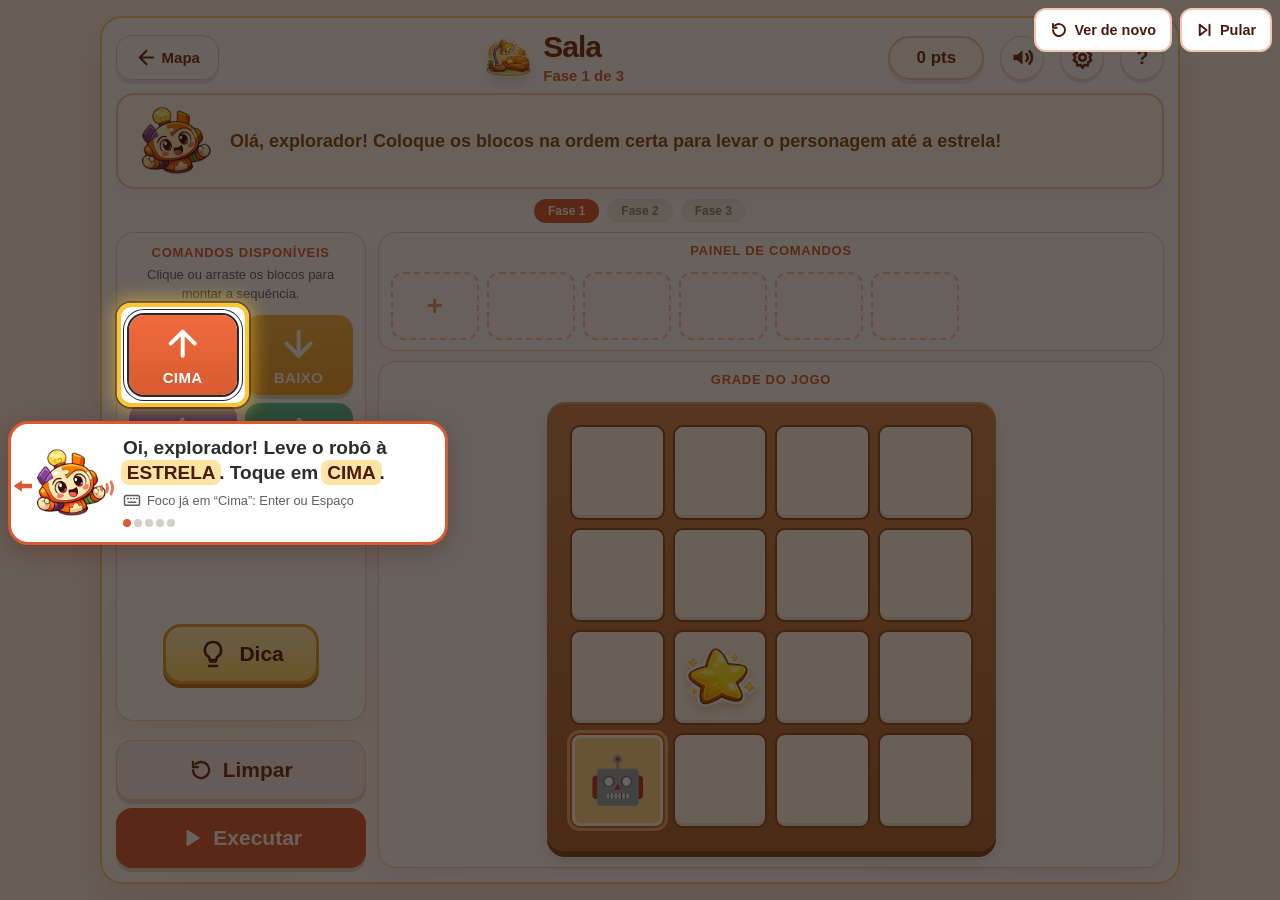
<file: assets/pages/Sala.html>
<!DOCTYPE html>
<html lang="pt-BR">
<head>
  <meta charset="UTF-8">
  <meta name="viewport" content="width=device-width, initial-scale=1.0">
  <title>Sala — Algoritmos</title>
  <link rel="stylesheet" href="../css/base.css">
  <link rel="stylesheet" href="../css/sala.css">
  <link rel="stylesheet" href="../css/tutorial.css">
  <link rel="stylesheet" href="../css/como-jogar.css">
  <link rel="stylesheet" href="../css/preferencias.css">
</head>
<body>

  <section class="tela sala-page" id="tela-principal">

    <!-- HUD -->
    <section class="hud sala-hud">
      <button class="btn-voltar-mapa sala-voltar"
              onclick="gameState.sairMiniGame('sala','MapaCasa.html')"
              aria-label="Voltar ao mapa">
        <span data-ico="seta-esq"></span>
        <strong>Mapa</strong>
      </button>

      <section class="hud__info sala-hud__info">
        <img src="../img/icone-sala.png" alt="" class="hud__icone-img sala-hud__icone">
        <section>
          <h1 class="hud__titulo sala-hud__titulo">Sala</h1>
          <p class="hud__subtitulo sala-hud__subtitulo" id="fase-label">Mini-jogo 1</p>
        </section>
      </section>

      <span class="badge badge--laranja sala-score" id="badge-pts">0 pts</span>

      <button class="btn-ajuda btn-preferencias" id="btn-preferencias" type="button" aria-label="Abrir minhas preferências" title="Minhas preferências"><span data-ico="engrenagem"></span></button>
      <button class="btn-ajuda" id="btn-ajuda" type="button" aria-haspopup="dialog" aria-controls="modal-ajuda" aria-expanded="false" aria-label="Como jogar e objetivo">?</button>
    </section>

    <!-- Mascote Logi -->
    <section class="balao sala-logi" aria-label="Instruções">
      <img src="../img/logi_feliz.png" alt="" class="logi-mascote sala-logi__img">
      <p class="balao__texto sala-logi__texto" id="logi-texto">Carregando...</p>
    </section>

    <!-- Indicador de dificuldade (Fácil / Médio / Difícil) -->
    <section class="niveis sala-niveis"
             id="indicador-fases"
             aria-label="Progresso de dificuldade"></section>

    <!-- Área principal da Sala -->
    <section class="sala-layout">

      <!-- Comandos disponíveis -->
      <aside class="sala-panel sala-comandos-panel" aria-label="Comandos disponíveis">
        <h2 class="sala-panel__title">Comandos disponíveis</h2>
        <!-- Dica visual de mouse/toque: fora da leitura (quem usa o leitor de tela ouve a instrução ao entrar) -->
        <p class="sala-panel__hint" aria-hidden="true">Clique ou arraste os blocos para montar a sequência.</p>
        <section class="blocos sala-comandos" id="blocos-disponiveis" role="group" aria-label="Blocos disponíveis"></section>

        <button type="button" class="btn-dica sala-btn-dica" id="btn-dica" aria-label="Dica">
          <svg class="btn-dica__icone" viewBox="0 0 24 24" aria-hidden="true" focusable="false"><path d="M9 21h6M10 17.5h4M12 3a6 6 0 0 0-3.5 10.9c.6.5 1 1.2 1 2v.6h5v-.6c0-.8.4-1.5 1-2A6 6 0 0 0 12 3z" fill="#FFF3B0" stroke="currentColor" stroke-width="2" stroke-linecap="round" stroke-linejoin="round"/></svg>
          <span>Dica</span>
        </button>
      </aside>

      <!-- Jogo -->
      <main class="sala-game-area">
        <section class="painel painel--tracejado sala-sequencia-panel"
                 id="painel-sequencia">
          <h2 class="sala-panel__title">Painel de comandos</h2>
          <section class="blocos sala-sequencia" id="sequencia-player" role="group" aria-label="Blocos já colocados: nenhum"></section>
        </section>

        <section class="painel sala-grade-panel">
          <h2 class="sala-panel__title">Grade do jogo</h2>
          <section class="sala-grade-area">
            <section class="sala-grade-box">
              <section class="grade sala-grade" id="game-grid" role="img" aria-label="Grade do jogo"></section>
            </section>
          </section>
        </section>

        <!-- Feedback -->
        <section id="feedback-area" style="display:none;" class="dica dica--erro sala-feedback">
          <span class="dica__emoji" data-ico="lampada"></span>
          <p class="dica__texto dica__texto--erro" id="feedback-texto"></p>
        </section>

        <!-- Botões -->
        <section class="btn-grupo sala-actions">
          <button class="btn btn--outline sala-btn sala-btn--limpar" id="btn-limpar" aria-label="Limpar sequência">
            <span data-ico="repetir"></span>
            Limpar
          </button>
          <button class="btn btn--laranja sala-btn sala-btn--executar" id="btn-executar" aria-label="Executar sequência">
            <span data-ico="play"></span>
            Executar
          </button>
        </section>
      </main>

    </section>

  </section>

  <!-- Modal de Como jogar / Objetivo -->
  <div class="modal-overlay" id="modal-ajuda" role="dialog" aria-modal="true" aria-labelledby="modal-ajuda-titulo" style="display:none;">
    <section class="modal modal-ajuda cj-modal">
      <button class="modal-fechar" id="modal-ajuda-fechar" type="button" aria-label="Fechar ajuda"><span data-ico="x"></span></button>
      <h2 class="modal-titulo cj-titulo" id="modal-ajuda-titulo">Como jogar</h2>
      <div id="cj-raiz"></div>
    </section>
  </div>

  <!-- Modal de conclusão -->
  <div class="modal-overlay" id="modal-conclusao" role="dialog" aria-modal="true" aria-labelledby="modal-titulo" aria-describedby="modal-sub modal-pts" style="display:none;">
    <section class="modal">
      <img src="../img/estrela.png" alt="" class="modal-trofeu">
      <h2 class="modal-titulo" id="modal-titulo">Muito bem!</h2>
      <p class="modal-sub" id="modal-sub">Você criou um algoritmo com passos!</p>
      <section class="modal-estrelas" id="modal-estrelas" aria-label="Estrelas conquistadas"></section>
      <p class="modal-pts" id="modal-pts"></p>
      <section class="btn-grupo" style="margin-top:1rem;">
        <button class="btn btn--laranja" id="btn-proxima-fase" style="display:none;">Próxima fase</button>
        <button class="btn btn--outline" id="btn-mapa" onclick="gameState.sairMiniGame('sala','MapaCasa.html')">Voltar ao mapa</button>
      </section>
    </section>
  </div>

  <script src="../js/icones.js"></script>
  <script src="../js/plataforma.js"></script>
  <script src="../js/gameState.js"></script>
  <script src="../js/audio.js"></script>
  <script src="../js/preferencias.js"></script>
  <script>Preferencias.ligar(document.getElementById('btn-preferencias'));</script>
  <script src="../js/tutorial.js"></script>
  <script src="../js/tutoriais/sala-f1.js"></script>
  <script src="../js/tutoriais/sala-f3.js"></script>
  <script src="../js/como-jogar.js"></script>
  <script>ComoJogar.montarComodo(document.getElementById('cj-raiz'), 'sala');</script>
  <script>
  /* ===== SALA — lógica do jogo ===== */

  /* Dados embutidos — fallback quando fetch não está disponível (file://) */
  const SALA_INLINE = {
  "miniJogo": "Sala — Algoritmos",
  "habilidadeBNCC": "EF02CO02",
  "instrucaoLogi": "Olá, explorador! Clique nos blocos na ordem certa para levar o personagem até a estrela!",
  "acessibilidade": {
    "entrada": "Você entrou na Sala.",
    "completa": "{entrada} Fase {fase} de {total}, nível {nivel}. Objetivo: levar o robô até a estrela, montando uma fila de até {limite} blocos. {grade} Blocos disponíveis: {blocos}. Ative um bloco para pôr na fila, depois aperte Executar. Para tirar tudo, aperte Limpar. Alt S lê a fila montada, Alt R repete esta instrução e Alt J abre a ajuda.",
    "curta": "Fase {fase} de {total}, nível {nivel}. {grade} Blocos disponíveis: {blocos}. Cabem {limite} blocos.",
    "grade": "Grade de {linhas} linhas por {colunas} colunas. Personagem na linha {linha}, coluna {coluna}. Estrela na linha {alvoLinha}, coluna {alvoColuna}.",
    "gradeChegou": "Grade de {linhas} linhas por {colunas} colunas. Personagem na linha {linha}, coluna {coluna}. O personagem chegou à estrela.",
    "obstaculos": "Obstáculos em {lista}.",
    "adicionado": "{bloco} adicionado. {vagas}",
    "vagas": "Restam {n} {espacos}.",
    "semVagas": "A fila está cheia.",
    "removido": "{bloco} removido. {sobra}",
    "sobra": "Sobraram {n} {blocos}.",
    "filaVazia": "A fila está vazia.",
    "filaCheia": "A fila está cheia. Remova um bloco ou aperte Executar.",
    "limpa": "Fila limpa. O robô voltou ao início.",
    "executando": "Executando a sequência.",
    "passo": "{movimento}. Linha {linha}, coluna {coluna}.",
    "obstaculo": "Erro: o robô bateu no obstáculo na linha {linha}, coluna {coluna}. A fila foi limpa. Monte de novo.",
    "borda": "Erro: o robô saiu da grade ao ir {movimento}, a partir da linha {linha}, coluna {coluna}. A fila foi limpa. Monte de novo.",
    "repetirSemSeta": "Erro: o bloco Repetir precisa vir depois de uma seta. A fila foi limpa. Monte de novo.",
    "naoChegou": "Erro: o robô parou na linha {linha}, coluna {coluna}, e a estrela está na linha {alvoLinha}, coluna {alvoColuna}. A fila foi limpa. Monte de novo.",
    "chegou": "O robô chegou à estrela na linha {linha}, coluna {coluna}!",
    "resumo": "Sequência: {lista}.",
    "resumoVazio": "A sequência está vazia. Cabem {limite} blocos.",
    "grupoFila": "Blocos já colocados: {lista}. {n} de {limite} blocos.",
    "grupoFilaVazio": "Blocos já colocados: nenhum. Cabem {limite} blocos.",
    "blocoColocado": "{bloco}, posição {pos} de {total}. Ative para remover.",
    "movimentos": { "cima": "para cima", "baixo": "para baixo", "esq": "para a esquerda", "dir": "para a direita" }
  },
  "fases": [
    {
      "id": 1,
      "titulo": "Fase 1 — Primeiros passos",
      "dificuldade": "Fácil",
      "grade": {
        "colunas": 4,
        "linhas": 4,
        "posicaoInicial": { "linha": 1, "coluna": 0 },
        "posicaoAlvo": { "linha": 0, "coluna": 2 },
        "obstaculos": []
      },
      "maxBlocos": 6
    },
    {
      "id": 2,
      "titulo": "Fase 2 — Desvie do Sofá",
      "dificuldade": "Médio",
      "grade": {
        "colunas": 4,
        "linhas": 4,
        "posicaoInicial": { "linha": 3, "coluna": 0 },
        "posicaoAlvo": { "linha": 0, "coluna": 3 },
        "obstaculos": [
          { "linha": 2, "coluna": 1 },
          { "linha": 1, "coluna": 1 }
        ]
      },
      "maxBlocos": 8
    },
    {
      "id": 3,
      "titulo": "Fase 3 — Use poucos blocos",
      "dificuldade": "Difícil",
      "grade": {
        "colunas": 4,
        "linhas": 4,
        "posicaoInicial": { "linha": 3, "coluna": 3 },
        "posicaoAlvo": { "linha": 0, "coluna": 0 },
        "obstaculos": []
      },
      "maxBlocos": 4,
      "usarRepetir": true
    }
  ],
  "blocosDisponiveis": [
    { "id": "cima", "rotulo": "Cima", "tipo": "direcao", "img": "../img/seta-cima.png" },
    { "id": "baixo", "rotulo": "Baixo", "tipo": "direcao", "img": "../img/seta-baixo.png" },
    { "id": "esq", "rotulo": "Esquerda", "tipo": "direcao", "img": "../img/seta-esq.png" },
    { "id": "dir", "rotulo": "Direita", "tipo": "direcao", "img": "../img/seta-dir.png" },
    { "id": "repetir2", "rotulo": "Repetir 2 vezes", "tipo": "controle", "img": "../img/repetir.png" }
  ]
};

/* Fallback de variações — usado apenas quando o fetch falha (file://) */
const SALA_VARIACOES_INLINE = {
  "variacoes": [
    { "grades": [
      { "colunas": 4, "linhas": 4, "posicaoInicial": { "linha": 1, "coluna": 0 }, "posicaoAlvo": { "linha": 0, "coluna": 2 }, "obstaculos": [] },
      { "colunas": 4, "linhas": 4, "posicaoInicial": { "linha": 3, "coluna": 0 }, "posicaoAlvo": { "linha": 0, "coluna": 3 }, "obstaculos": [ { "linha": 2, "coluna": 1 }, { "linha": 1, "coluna": 1 } ] },
      { "colunas": 4, "linhas": 4, "posicaoInicial": { "linha": 3, "coluna": 3 }, "posicaoAlvo": { "linha": 0, "coluna": 0 }, "obstaculos": [] }
    ] },
    { "grades": [
      { "colunas": 4, "linhas": 4, "posicaoInicial": { "linha": 3, "coluna": 1 }, "posicaoAlvo": { "linha": 0, "coluna": 3 }, "obstaculos": [] },
      { "colunas": 4, "linhas": 4, "posicaoInicial": { "linha": 0, "coluna": 0 }, "posicaoAlvo": { "linha": 3, "coluna": 3 }, "obstaculos": [ { "linha": 1, "coluna": 2 }, { "linha": 2, "coluna": 2 } ] },
      { "colunas": 4, "linhas": 4, "posicaoInicial": { "linha": 3, "coluna": 0 }, "posicaoAlvo": { "linha": 0, "coluna": 3 }, "obstaculos": [] }
    ] },
    { "grades": [
      { "colunas": 4, "linhas": 4, "posicaoInicial": { "linha": 2, "coluna": 0 }, "posicaoAlvo": { "linha": 0, "coluna": 3 }, "obstaculos": [] },
      { "colunas": 4, "linhas": 4, "posicaoInicial": { "linha": 3, "coluna": 3 }, "posicaoAlvo": { "linha": 0, "coluna": 0 }, "obstaculos": [ { "linha": 1, "coluna": 1 }, { "linha": 2, "coluna": 1 } ] },
      { "colunas": 4, "linhas": 4, "posicaoInicial": { "linha": 0, "coluna": 0 }, "posicaoAlvo": { "linha": 3, "coluna": 3 }, "obstaculos": [] }
    ] },
    { "grades": [
      { "colunas": 4, "linhas": 4, "posicaoInicial": { "linha": 3, "coluna": 0 }, "posicaoAlvo": { "linha": 1, "coluna": 3 }, "obstaculos": [] },
      { "colunas": 4, "linhas": 4, "posicaoInicial": { "linha": 0, "coluna": 3 }, "posicaoAlvo": { "linha": 3, "coluna": 0 }, "obstaculos": [ { "linha": 1, "coluna": 1 }, { "linha": 2, "coluna": 2 } ] },
      { "colunas": 4, "linhas": 4, "posicaoInicial": { "linha": 0, "coluna": 3 }, "posicaoAlvo": { "linha": 3, "coluna": 0 }, "obstaculos": [] }
    ] }
  ]
};

let gameData     = null;
let faseAtual    = 0;
let sequencia    = [];
let animando     = false;
let erros        = 0;
let touchBloco   = null;
let faseTreino   = null;   /* fase de treino do tutorial do Logi (null = jogo normal) */

/* Fase em uso: a de treino enquanto o tutorial está aberto, senão a real */
function faseVigente() { return faseTreino || gameData.fases[faseAtual]; }

const MOVES = {
  cima: [-1, 0],
  baixo: [1, 0],
  esq: [0, -1],
  dir: [0, 1]
};

/* Ícones em SVG (icones.js): desenho com aria-hidden, nunca lido pelo leitor de tela */
const BLOCO_ICONS = {
  cima: 'seta-cima',
  baixo: 'seta-baixo',
  esq: 'seta-esq',
  dir: 'seta-dir',
  repetir2: 'repetir',
  repetir3: 'repetir'
};

const BLOCO_VEZES = { repetir2: '2x', repetir3: '3x' };

/* Textos de leitor de tela: vêm de "acessibilidade" no sala.json */
function A11Y() { return gameData?.acessibilidade || {}; }
function txt(chave, vars) { return preencherTexto(A11Y()[chave], vars); }
function nomeFalado(id) {
  return gameData?.blocosDisponiveis.find(x => x.id === id)?.rotulo || id;
}
function plural(n, um, varios) { return n === 1 ? um : varios; }
function textoVagas(restam) {
  return restam === 0 ? txt('semVagas') : txt('vagas', { n: restam, espacos: plural(restam, 'espaço', 'espaços') });
}
function falar(texto) {
  if (window.Tutorial?.ativo) return;   /* no treino, quem fala é o Logi */
  anunciarAcessivel(texto);
}

function blocoIconeHtml(bloco) {
  const vezes = BLOCO_VEZES[bloco.id] ? `<span class="bloco-vezes" aria-hidden="true">${BLOCO_VEZES[bloco.id]}</span>` : '';
  return `<span class="bloco-emoji" aria-hidden="true">${Icones.svg(BLOCO_ICONS[bloco.id])}</span>${vezes}`;
}

  /* ---- Inicialização ---- */
  async function init() {
    try {
      gameData = await loadGameData('../data/sala.json');
    } catch (e) {
      gameData = SALA_INLINE; // fallback file://
    }

    /* Item 2.3 — sorteia uma variação (mín. 4) a cada entrada real na Sala */
    let variacoesData;
    try {
      variacoesData = await loadGameData('../data/sala-variacoes.json');
    } catch (e) {
      variacoesData = SALA_VARIACOES_INLINE;
    }
    const variacaoIdx = gameState.iniciarVariacao('sala', variacoesData.variacoes.length);
    const variacao = variacoesData.variacoes[variacaoIdx];
    gameData.fases.forEach((fase, i) => {
      if (variacao.grades[i]) fase.grade = variacao.grades[i];
    });

    faseAtual = Math.min(gameState.getEstagio('sala'), gameData.fases.length - 1);
    renderFase();
  }

  /* ---- Renderiza a fase atual ---- */
  function renderFase() {
    const fase = gameData.fases[faseAtual];
    document.getElementById('logi-texto').textContent = gameData.instrucaoLogi;
    document.getElementById('fase-label').textContent = `Fase ${fase.id} de ${gameData.fases.length}`;
    document.getElementById('btn-executar').disabled = false;
    erros = 0;
    pararAtencaoDica();
    sequencia = [];
    buildIndicadorFases();
    buildGrid(fase);
    buildBlocos();
    renderSequencia();
    document.getElementById('feedback-area').style.display = 'none';
    atualizarBadge();
    descreverSala(fase);
    /* Tutorial do Logi: abre sozinho só na 1ª vez de cada mecânica.
       Sem treino, o foco vai direto para o primeiro comando (não obriga a ler a tela toda). */
    if (!Tutorial.auto(salaTutorial.tutorialDaFase())) focoInicial(salaTutorial.primeiroFoco);
  }

  /* Instrução para leitor de tela: completa ao entrar (e no Alt+R), curta nas fases seguintes */
  let jaEntrou = false;
  function descreverSala(fase) {
    const usaRepetir = Boolean(fase.usarRepetir);
    const blocos = gameData.blocosDisponiveis.filter(b => usaRepetir || b.tipo !== 'controle').map(b => nomeFalado(b.id)).join(', ');
    const vars = {
      entrada: jaEntrou ? '' : txt('entrada'), fase: fase.id, total: gameData.fases.length, nivel: fase.dificuldade,
      limite: fase.maxBlocos || 8, grade: rotuloGrade(fase.grade, fase.grade.posicaoInicial), blocos
    };
    const completa = preencherTexto(A11Y().completa, vars);
    descreverComodo(completa, { curta: jaEntrou ? preencherTexto(A11Y().curta, vars) : undefined });
    jaEntrou = true;
  }

  function buildIndicadorFases() {
    const el = document.getElementById('indicador-fases');
    el.innerHTML = '';
    el.setAttribute('role', 'list');
    gameData.fases.forEach((f, i) => {
      const span = document.createElement('span');
      if (i < faseAtual)       span.className = 'nivel nivel--ok';
      else if (i === faseAtual) span.className = 'nivel nivel--ativo';
      else                      span.className = 'nivel nivel--bloq';
      const situacao = i < faseAtual ? 'concluída' : i === faseAtual ? 'atual' : 'bloqueada';
      span.innerHTML = `Fase ${f.id}<span class="sr-only">, ${situacao}</span>`;
      span.setAttribute('role', 'listitem');
      if (i === faseAtual) span.setAttribute('aria-current', 'step');
      el.appendChild(span);
    });
  }

  /* ---- Grade ---- */
  /* Texto falado da grade: onde estão o personagem, a estrela e os obstáculos */
  function rotuloGrade(grade, pos) {
    const { linhas, colunas, posicaoAlvo, obstaculos = [] } = grade;
    const chegou = pos.linha === posicaoAlvo.linha && pos.coluna === posicaoAlvo.coluna;
    const obs = obstaculos.length
      ? ' ' + txt('obstaculos', { lista: obstaculos.map(o => `linha ${o.linha + 1}, coluna ${o.coluna + 1}`).join('; ') })
      : '';
    return txt(chegou ? 'gradeChegou' : 'grade', {
      linhas, colunas, linha: pos.linha + 1, coluna: pos.coluna + 1,
      alvoLinha: posicaoAlvo.linha + 1, alvoColuna: posicaoAlvo.coluna + 1
    }) + obs;
  }

  function buildGrid(fase) {
    const grid = document.getElementById('game-grid');
    const { linhas, colunas, posicaoInicial, posicaoAlvo, obstaculos = [] } = fase.grade;
    grid.innerHTML = '';
    grid.setAttribute('aria-label', rotuloGrade(fase.grade, posicaoInicial));
    grid.style.gridTemplateColumns = `repeat(${colunas}, 1fr)`;

    for (let r = 0; r < linhas; r++) {
      for (let c = 0; c < colunas; c++) {
        const cell = document.createElement('span');
        cell.className = 'grade__celula';
        cell.dataset.r = r;
        cell.dataset.c = c;

        const temObstaculo = obstaculos.some(obs => obs.linha === r && obs.coluna === c);

        if (temObstaculo) {
          cell.innerHTML = `<img src="../img/obstaculo.png" alt="Obstáculo na linha ${r + 1}, coluna ${c + 1}" class="grade-img">`;
          cell.classList.add('grade__celula--obstaculo');
        }

        if (r === posicaoAlvo.linha && c === posicaoAlvo.coluna) {
          cell.innerHTML = `<img src="../img/estrela.png" alt="Objetivo na linha ${r + 1}, coluna ${c + 1}: estrela" class="grade-img grade-estrela" id="celula-alvo-img">`;
          cell.id = 'celula-alvo';
        }
        if (r === posicaoInicial.linha && c === posicaoInicial.coluna) {
          cell.innerHTML += `<span class="grade-emoji grade-personagem" id="personagem" role="img" aria-label="Personagem">🤖</span>`;
          cell.classList.add('grade__celula--ativa');
          cell.id = 'celula-personagem';
        }

        grid.appendChild(cell);
      }
    }
  }

  function celulaIdx(r, c, colunas) { return r * colunas + c; }

  function getCelulas() { return document.getElementById('game-grid').querySelectorAll('.grade__celula'); }

  /* ---- Blocos disponíveis ---- */
  function buildBlocos() {
    const cont = document.getElementById('blocos-disponiveis');
    cont.innerHTML = '';
    /* "Repetir" só aparece na fase que usa (usarRepetir no sala.json) e no treino dela */
    const usaRepetir = faseTreino ? Boolean(faseTreino.repetir) : Boolean(gameData.fases[faseAtual].usarRepetir);
    gameData.blocosDisponiveis.forEach(bloco => {
      if (!usaRepetir && bloco.tipo === 'controle') return;
      const el = criarBlocoEl(bloco, 'disponivel');
      cont.appendChild(el);
    });
    /* O "Como jogar" só cita o Repetir quando ele está na tela */
    document.querySelectorAll('.so-repetir').forEach(el => { el.hidden = !usaRepetir; });
    document.querySelectorAll('.sem-repetir').forEach(el => { el.hidden = usaRepetir; });
    manterOrdemDoTab(cont, '.bloco');
  }

  function criarBlocoEl(bloco, origem) {
    /* <button> nativo: o leitor de tela lê o nome e Enter/Espaço funcionam sozinhos */
    const el = document.createElement('button');
    el.type = 'button';
    el.className = `bloco ${bloco.tipo === 'controle' ? 'bloco--ambar' : 'bloco--laranja'}`;
    el.draggable = true;
    el.dataset.blocoId = bloco.id;
    el.setAttribute('aria-label', `Adicionar ${bloco.rotulo} à sequência`);
    el.innerHTML = `${blocoIconeHtml(bloco)} <span class="bloco-label">${bloco.rotulo}</span>`;

    el.addEventListener('dragstart', e => {
      e.dataTransfer.setData('blocoId', bloco.id);
      e.dataTransfer.setData('origem', origem);
    });

    el.addEventListener('touchstart', touchStart, { passive: true });
    el.addEventListener('touchmove',  touchMove,  { passive: false });
    el.addEventListener('touchend',   touchEnd,   { passive: true });

    el.addEventListener('click', () => adicionarBloco(bloco.id));

    return el;
  }

  /* ---- Sequência do jogador ---- */
  function renderSequencia() {
    const cont = document.getElementById('sequencia-player');
    cont.innerHTML = '';
    const fase = faseVigente();

    sequencia.forEach((bid, idx) => {
      const bloco = gameData.blocosDisponiveis.find(b => b.id === bid);
      const el = document.createElement('button');
      el.type = 'button';
      el.className = 'bloco bloco--laranja';
      el.dataset.idx = idx;
      el.dataset.blocoId = bid;
      el.setAttribute('aria-label', txt('blocoColocado', { bloco: bloco.rotulo, pos: idx + 1, total: sequencia.length }));
      el.innerHTML = `${blocoIconeHtml(bloco)} <span class="bloco-label">${bloco.rotulo}</span><span class="bloco-remover" aria-hidden="true">${Icones.svg('x')}</span>`;
      el.addEventListener('click', () => removerBloco(idx));
      el.addEventListener('keydown', e => {
        if (e.key === 'Delete' || e.key === 'Backspace') { e.preventDefault(); removerBloco(idx); }
      });
      cont.appendChild(el);
    });

    /* Um slot tracejado por posição livre: mostra quantos blocos ainda cabem */
    const livres = (fase.maxBlocos || 8) - sequencia.length;
    for (let i = 0; i < livres; i++) {
      const empty = document.createElement('span');
      empty.className = 'bloco bloco--vazio';
      if (i === 0) empty.textContent = '+';
      empty.setAttribute('aria-hidden', 'true');   /* quem lê por voz sabe as vagas pelo nome do grupo */
      cont.appendChild(empty);
    }
    cont.setAttribute('aria-label', sequencia.length
      ? txt('grupoFila', { lista: sequencia.map(nomeFalado).join(', '), n: sequencia.length, limite: fase.maxBlocos || 8 })
      : txt('grupoFilaVazio', { limite: fase.maxBlocos || 8 }));
    manterOrdemDoTab(cont, 'button.bloco');

    // Drag-over na área de sequência
    cont.ondragover = e => { e.preventDefault(); e.dataTransfer.dropEffect = 'copy'; };
    cont.ondrop = e => {
      e.preventDefault();
      const bid = e.dataTransfer.getData('blocoId');
      if (bid) adicionarBloco(bid);
    };
  }

  /* "Sequência: Cima, Cima, Direita." (Alt+S e nome do grupo da fila) */
  function resumoDaFila(fase = faseVigente()) {
    return sequencia.length
      ? txt('resumo', { lista: sequencia.map(nomeFalado).join(', ') }) + ` ${sequencia.length} de ${fase.maxBlocos || 8} blocos.`
      : txt('resumoVazio', { limite: fase.maxBlocos || 8 });
  }
  window.resumoDaPagina = () => (window.Tutorial?.ativo || !gameData ? '' : resumoDaFila());

  function adicionarBloco(bid, origem) {
    /* Com o tutorial aberto, a ação da criança passa pelo Logi (acerta ou encoraja) */
    if (window.Tutorial?.ativo && origem !== 'tutorial') {
      Tutorial.tentar('adicionar', bid, () => adicionarBloco(bid, 'tutorial'));
      return;
    }
    const fase = faseVigente();
    if (sequencia.length >= (fase.maxBlocos || 8)) {
      falar(txt('filaCheia'));
      return;
    }
    sequencia.push(bid);
    /* Por voz, só o bloco que entrou (e o aviso de fila cheia). O resto fica no Alt+S. */
    const restam = (fase.maxBlocos || 8) - sequencia.length;
    falar(txt('adicionado', { bloco: nomeFalado(bid), pos: sequencia.length, vagas: restam === 0 ? txt('semVagas') : '' }).trim());
    audio.clique();
    pararAtencaoDica();
    document.getElementById('feedback-area').style.display = 'none';
    renderSequencia();
  }

  function removerBloco(idx) {
    if (window.Tutorial?.ativo) return;
    const [removido] = sequencia.splice(idx, 1);
    renderSequencia();
    /* Por voz, só o bloco que saiu (e o aviso de fila vazia) */
    falar(txt('removido', { bloco: nomeFalado(removido), sobra: sequencia.length ? '' : txt('filaVazia') }).trim());
    /* O bloco em foco sumiu: o foco vai para o vizinho (ou para os comandos, se a fila ficou vazia) */
    const vizinho = document.querySelector(`#sequencia-player .bloco[data-idx="${Math.min(idx, sequencia.length - 1)}"]`)
      || document.querySelector('#blocos-disponiveis .bloco');
    vizinho?.focus();
  }

  /* ---- Touch drag ---- */
  let touchGhost = null;

  function touchStart(e) {
    touchBloco = e.currentTarget.dataset.blocoId;
    const touch = e.touches[0];
    touchGhost = e.currentTarget.cloneNode(true);
    touchGhost.style.cssText = `position:fixed;opacity:0.75;pointer-events:none;z-index:9999;left:${touch.clientX - 30}px;top:${touch.clientY - 20}px;`;
    document.body.appendChild(touchGhost);
  }

  function touchMove(e) {
    e.preventDefault();
    if (!touchGhost) return;
    const touch = e.touches[0];
    touchGhost.style.left = (touch.clientX - 30) + 'px';
    touchGhost.style.top  = (touch.clientY - 20) + 'px';
  }

  function touchEnd(e) {
    if (touchGhost) { touchGhost.remove(); touchGhost = null; }
    if (!touchBloco) return;
    const touch = e.changedTouches[0];
    const el = document.elementFromPoint(touch.clientX, touch.clientY);
    const sequEl = document.getElementById('sequencia-player');
    if (sequEl && (sequEl === el || sequEl.contains(el))) {
      adicionarBloco(touchBloco);
    }
    touchBloco = null;
  }

  /* ---- Execução ---- */
async function executar() {
  if (animando) return;

  /* Tutorial aberto: só a execução de treino acontece (sem pontos, sem erros, sem avançar de fase) */
  if (window.Tutorial?.ativo) {
    Tutorial.tentar('executar', null, () => executarTreino());
    return;
  }

  if (sequencia.length === 0) {
    audio.erro();
    mostrarFeedback('Ops! Escolha pelo menos um bloco de comando antes de executar.', 'aviso');
    const painel = document.getElementById('painel-sequencia');
    painel.classList.remove('shake');
    void painel.offsetWidth;
    painel.classList.add('shake');
    return;
  }

  animando = true;
  document.getElementById('btn-executar').disabled = true;
  document.getElementById('feedback-area').style.display = 'none';
  anunciarFila(txt('executando'));

  const fase = gameData.fases[faseAtual];
  const { linhas, colunas, posicaoInicial, posicaoAlvo, obstaculos = [] } = fase.grade;

  let pos = { ...posicaoInicial };
  const cells = getCelulas();

  for (let i = 0; i < sequencia.length; i++) {
    const cmd = sequencia[i];

    let comandosParaExecutar = [];

    if (cmd === 'repetir2' || cmd === 'repetir3') {
      const anterior = sequencia[i - 1];

      if (!anterior || !MOVES[anterior]) {
        erros++;
        audio.erro();
        mostrarFeedback('Use o bloco Repetir depois de uma seta.', 'erro', txt('repetirSemSeta'));
        await resetarAposErro(fase);
        return;
      }

      const quantidade = cmd === 'repetir2' ? 2 : 3;

      for (let r = 0; r < quantidade; r++) {
        comandosParaExecutar.push(anterior);
      }
    } else {
      comandosParaExecutar.push(cmd);
    }

    for (const movimento of comandosParaExecutar) {
      await sleep(350);

      const delta = MOVES[movimento];
      if (!delta) continue;

      const nr = pos.linha + delta[0];
      const nc = pos.coluna + delta[1];

      const bateuNaBorda = nr < 0 || nr >= linhas || nc < 0 || nc >= colunas;
      const bateuNoObstaculo = obstaculos.some(obs => obs.linha === nr && obs.coluna === nc);

      if (bateuNaBorda || bateuNoObstaculo) {
        erros++;
        audio.erro();

        mostrarFeedback(
          bateuNoObstaculo
            ? 'Ops! Tem um obstáculo nesse caminho. Tente corrigir sua sequência!'
            : 'Ops! O personagem saiu da grade. Tente corrigir sua sequência!',
          'erro',
          /* Por voz: o motivo e o lugar exato */
          bateuNoObstaculo
            ? txt('obstaculo', { linha: nr + 1, coluna: nc + 1 })
            : txt('borda', { movimento: A11Y().movimentos?.[movimento] || movimento, linha: pos.linha + 1, coluna: pos.coluna + 1 })
        );

        await resetarAposErro(fase);
        return;
      }

      moverPersonagem(cells, pos, nr, nc, fase);

      audio.passo();

      pos = { linha: nr, coluna: nc };
      /* Por voz: a posição do personagem a cada passo */
      anunciarFila(txt('passo', { movimento: A11Y().movimentos?.[movimento] || movimento, linha: pos.linha + 1, coluna: pos.coluna + 1 }));

      if (pos.linha === posicaoAlvo.linha && pos.coluna === posicaoAlvo.coluna) {
        anunciarFila(txt('chegou', { linha: pos.linha + 1, coluna: pos.coluna + 1 }));
        await sleep(200);
        vitoria(fase);
        return;
      }
    }
  }

  erros++;
  audio.erro();
  mostrarFeedback('Você ainda não chegou na estrela. Ajuste sua sequência e tente de novo!', 'erro',
    txt('naoChegou', { linha: pos.linha + 1, coluna: pos.coluna + 1, alvoLinha: posicaoAlvo.linha + 1, alvoColuna: posicaoAlvo.coluna + 1 }));
  await resetarAposErro(fase);
}

  /* Move o personagem de `pos` para (nr, nc) na grade da fase informada */
  function moverPersonagem(cells, pos, nr, nc, fase) {
    const { colunas, posicaoAlvo, obstaculos = [] } = fase.grade;
    const deIdx = celulaIdx(pos.linha, pos.coluna, colunas);
    const paraIdx = celulaIdx(nr, nc, colunas);

    const celulaOrigemEhAlvo =
      pos.linha === posicaoAlvo.linha && pos.coluna === posicaoAlvo.coluna;

    const celulaOrigemEhObstaculo = obstaculos.some(
      obs => obs.linha === pos.linha && obs.coluna === pos.coluna
    );

    if (celulaOrigemEhAlvo) {
      cells[deIdx].innerHTML = `<img src="../img/estrela.png" alt="Objetivo na linha ${posicaoAlvo.linha + 1}, coluna ${posicaoAlvo.coluna + 1}: estrela" class="grade-img grade-estrela">`;
    } else if (celulaOrigemEhObstaculo) {
      cells[deIdx].innerHTML = `<img src="../img/obstaculo.png" alt="Obstáculo na linha ${pos.linha + 1}, coluna ${pos.coluna + 1}" class="grade-img">`;
    } else {
      cells[deIdx].innerHTML = '';
    }

    cells[deIdx].classList.remove('grade__celula--ativa');

    /* Chegou na estrela: ela é coletada (some com brilho) e o robô fica sozinho, centralizado */
    if (nr === posicaoAlvo.linha && nc === posicaoAlvo.coluna) {
      const estrela = cells[paraIdx].querySelector('.grade-estrela');
      if (estrela) {
        estrela.classList.add('grade-estrela--coletada');
        estrela.alt = 'Estrela coletada';
      }
    }

    cells[paraIdx].insertAdjacentHTML('beforeend', `<span class="grade-emoji grade-personagem" id="personagem" role="img" aria-label="Personagem">🤖</span>`);
    cells[paraIdx].classList.add('grade__celula--ativa');
    document.getElementById('game-grid').setAttribute('aria-label', rotuloGrade(fase.grade, { linha: nr, coluna: nc }));
  }

  /* ---- Tutorial do Logi: execução e ganchos de treino ---- */

  /* Lista de passos do robô; "Repetir" refaz a seta anterior mais vezes */
  function expandirSequencia(seq) {
    const passos = [];
    seq.forEach((cmd, i) => {
      if (MOVES[cmd]) passos.push({ idx: i, mov: cmd });
      else if (cmd === 'repetir2' && MOVES[seq[i - 1]]) {
        for (let r = 0; r < 2; r++) passos.push({ idx: i, mov: seq[i - 1] });
      }
    });
    return passos;
  }

  const SETAS_TRILHA = { cima: 'seta-cima', baixo: 'seta-baixo', esq: 'seta-esq', dir: 'seta-dir' };

  function mostrarTrilhaTreino() {
    const fase = faseTreino;
    if (!fase) return;
    const { colunas, posicaoInicial } = fase.grade;
    const cells = getCelulas();
    let pos = { ...posicaoInicial };
    expandirSequencia(sequencia).forEach(({ mov }) => {
      pos = { linha: pos.linha + MOVES[mov][0], coluna: pos.coluna + MOVES[mov][1] };
      const cell = cells[celulaIdx(pos.linha, pos.coluna, colunas)];
      if (cell) cell.insertAdjacentHTML('beforeend', `<span class="tut-trilha" aria-hidden="true">${Icones.svg(SETAS_TRILHA[mov])}</span>`);
    });
  }

  async function executarTreino() {
    const fase = faseTreino;
    if (!fase || animando) return;
    animando = true;
    buildGrid(fase);
    const { linhas, colunas, posicaoInicial } = fase.grade;
    const cells = getCelulas();
    let pos = { ...posicaoInicial };

    for (const { idx, mov } of expandirSequencia(sequencia)) {
      await sleep(450);
      if (!window.Tutorial?.ativo || faseTreino !== fase) return;  /* tutorial fechou no meio */
      document.querySelectorAll('#sequencia-player .tut-bloco-ativo').forEach(el => el.classList.remove('tut-bloco-ativo'));
      document.querySelector(`#sequencia-player .bloco[data-idx="${idx}"]`)?.classList.add('tut-bloco-ativo');
      const nr = pos.linha + MOVES[mov][0];
      const nc = pos.coluna + MOVES[mov][1];
      if (nr < 0 || nr >= linhas || nc < 0 || nc >= colunas) break;
      moverPersonagem(cells, pos, nr, nc, fase);
      audio.passo();
      pos = { linha: nr, coluna: nc };
    }
    await sleep(350);
    document.querySelectorAll('#sequencia-player .tut-bloco-ativo').forEach(el => el.classList.remove('tut-bloco-ativo'));
    if (faseTreino === fase) animando = false;
  }

  let salvoTutorial = null;

  const salaTutorial = {
    comodo: 'sala',
    /* Fases 1 e 2 usam o tutorial de direção; a 3 usa o de repetição */
    tutorialDaFase() {
      const id = gameData?.fases[faseAtual]?.id;
      return { 1: 'sala-f1', 2: 'sala-f1', 3: 'sala-f3' }[id] || null;
    },
    primeiroFoco: () => document.querySelector('#blocos-disponiveis .bloco'),
    ocupado: () => animando,

    preparar(def) {
      const t = def.treino;
      const pt = ([linha, coluna]) => ({ linha, coluna });
      salvoTutorial = { sequencia: [...sequencia] };
      faseTreino = {
        id: 'treino',
        maxBlocos: t.maxBlocos,
        repetir: t.repetir,
        grade: { linhas: 4, colunas: 4, posicaoInicial: pt(t.robo), posicaoAlvo: pt(t.estrela), obstaculos: [] }
      };
      sequencia = [];
      animando = false;
      document.getElementById('feedback-area').style.display = 'none';
      buildGrid(faseTreino);
      buildBlocos();
      renderSequencia();
    },

    restaurar() {
      faseTreino = null;
      animando = false;
      sequencia = salvoTutorial ? salvoTutorial.sequencia : [];
      salvoTutorial = null;
      buildGrid(gameData.fases[faseAtual]);
      buildBlocos();
      renderSequencia();
    },

    acoes: {
      adicionar: id => adicionarBloco(id, 'tutorial'),
      limpar() {
        sequencia = [];
        renderSequencia();
        buildGrid(faseTreino);
      },
      definirGrade(robo, estrela) {
        faseTreino.grade.posicaoInicial = { linha: robo[0], coluna: robo[1] };
        faseTreino.grade.posicaoAlvo = { linha: estrela[0], coluna: estrela[1] };
        buildGrid(faseTreino);
      },
      trilha: mostrarTrilhaTreino,
      executar: executarTreino
    }
  };

  async function resetarAposErro(fase) {
  await sleep(700);

  buildGrid(fase);

  /* Errou o caminho: o painel de comandos volta vazio para a criança montar de novo */
  sequencia = [];

  animando = false;
  document.getElementById('btn-executar').disabled = false;
  ativarAtencaoDica();

  renderSequencia();
}

  

  function vitoria(fase) {
    audio.acerto();
    pararAtencaoDica();
    const scoreFase = gameState.calcularScore(erros);
    let scoresSala = JSON.parse(localStorage.getItem('sala_scores_fases') || '{}');
    scoresSala[fase.id] = scoreFase;
    localStorage.setItem('sala_scores_fases', JSON.stringify(scoresSala));
    const errosSala = gameState.getErrorsFromPhaseScores(scoresSala);
    const totalSala = gameState.calcularScore(errosSala);
    const proxFase = faseAtual + 1;
    const salaConcluida = proxFase >= gameData.fases.length;
    gameState.setRoomScore('sala', totalSala, salaConcluida);

    if (proxFase < gameData.fases.length) {
      gameState.setEstagio('sala', proxFase);
    } else {
      gameState.limparEstagio('sala');
    }

    atualizarBadge(totalSala);
    exibirModal(scoreFase, proxFase < gameData.fases.length, proxFase, fase);
    animando = false;
  }

  function exibirModal(score, temProxima, proxFaseIdx, fase) {
    const estrelas = gameState.getStars(score);
    document.getElementById('modal-titulo').textContent = score === 25 ? 'Perfeito!' : 'Muito bem!';
    document.getElementById('modal-sub').textContent =
      `Você levou o personagem até a estrela usando ${sequencia.length} blocos!`;
    document.getElementById('modal-pts').textContent = `Pontuação: ${score} / 25 pts`;

    const elEstrelas = document.getElementById('modal-estrelas');
    elEstrelas.innerHTML = '';
    elEstrelas.setAttribute('aria-label', `${estrelas} de 3 estrelas conquistadas`);
    for (let i = 0; i < 3; i++) {
      const img = document.createElement('img');
      img.src = '../img/estrela.png';
      img.alt = '';
      img.className = i < estrelas ? 'modal-estrela-img' : 'modal-estrela-img modal-estrela-img--vazia';
      elEstrelas.appendChild(img);
    }

    const btnProx = document.getElementById('btn-proxima-fase');
    if (temProxima) {
      btnProx.style.display = '';
      btnProx.onclick = () => {
        faseAtual = proxFaseIdx;
        fecharModalFluxoAcessivel(document.getElementById('modal-conclusao'));
        renderFase();
      };
    } else {
      btnProx.style.display = 'none';
    }

    abrirModalFluxoAcessivel(document.getElementById('modal-conclusao'));

    // beforeunload guard
    window.removeEventListener('beforeunload', beforeUnloadHandler);
  }

  /* ---- Helpers ---- */
  function mostrarFeedback(msg, tipo, fala) {
    const area = document.getElementById('feedback-area');
    const txt  = document.getElementById('feedback-texto');
    area.className = `dica dica--${tipo === 'erro' ? 'erro' : 'ambar'}`;
    txt.className  = `dica__texto dica__texto--${tipo === 'erro' ? 'erro' : 'ambar'}`;
    area.style.display = 'flex';
    txt.textContent = msg;
    anunciarFila(fala || msg);
  }

  function atualizarBadge(score) {
    const s = score !== undefined ? score : (gameState.get().scores.sala || 0);
    document.getElementById('badge-pts').textContent = s + ' pts';
  }

  function sleep(ms) { return new Promise(r => setTimeout(r, ms)); }

  /* ---- beforeunload: envia score parcial ---- */
  function beforeUnloadHandler() {
    const s = gameState.get().scores.sala;
    if (s !== null) sendFinalScore({ score: gameState.getTotalScore(), difficulty: getPlatformDifficulty() });
  }
  window.addEventListener('beforeunload', beforeUnloadHandler);

  /* ---- Ajuda (Como jogar / Objetivo) ---- */
  function abrirModalAjuda() {
    const modal = document.getElementById('modal-ajuda');
    try { ComoJogar.irParaFase('sala', faseAtual); } catch (e) {}
    abrirTutorialAcessivel(modal, document.getElementById('btn-ajuda'));
  }
  function fecharModalAjuda() {
    fecharTutorialAcessivel(document.getElementById('modal-ajuda'));
  }

  document.getElementById('btn-ajuda').addEventListener('click', abrirModalAjuda);
  document.getElementById('modal-ajuda-fechar').addEventListener('click', fecharModalAjuda);
  document.getElementById('modal-ajuda').addEventListener('click', e => {
    if (e.target.id === 'modal-ajuda') fecharModalAjuda();
  });

  /* ---- Esc: fecha a janela aberta; sem janela, pergunta antes de sair do cômodo (plataforma.js) ---- */
  ativarSaidaComEsc('sala');

  /* ---- Item 8 — chama atenção para a Dica após o primeiro erro ---- */
  function ativarAtencaoDica() { document.getElementById('btn-dica').classList.add('btn-dica--pulsar'); }
  function pararAtencaoDica() { document.getElementById('btn-dica').classList.remove('btn-dica--pulsar'); }

  /* ---- Dica do Logi: aponta o bloco com problema ou o próximo passo (não conta erro nem ponto) ---- */
  const NOME_SETA = { cima: 'CIMA', baixo: 'BAIXO', esq: 'ESQUERDA', dir: 'DIREITA' };

  /* Anda a sequência na grade como o executar() faz: devolve onde parou, se chegou na estrela
     ou o primeiro bloco com problema */
  function simularSequencia(grade, seq) {
    const { linhas, colunas, posicaoInicial, posicaoAlvo, obstaculos = [] } = grade;
    let pos = { ...posicaoInicial };
    for (let i = 0; i < seq.length; i++) {
      const cmd = seq[i];
      let movs = [cmd];
      if (cmd === 'repetir2' || cmd === 'repetir3') {
        if (!MOVES[seq[i - 1]]) return { pos, problema: { idx: i, tipo: 'repetir' } };
        movs = Array(cmd === 'repetir2' ? 2 : 3).fill(seq[i - 1]);
      }
      for (const m of movs) {
        const d = MOVES[m];
        if (!d) continue;
        const nr = pos.linha + d[0], nc = pos.coluna + d[1];
        if (nr < 0 || nr >= linhas || nc < 0 || nc >= colunas) return { pos, problema: { idx: i, tipo: 'borda' } };
        if (obstaculos.some(o => o.linha === nr && o.coluna === nc)) return { pos, problema: { idx: i, tipo: 'obstaculo' } };
        pos = { linha: nr, coluna: nc };
        if (pos.linha === posicaoAlvo.linha && pos.coluna === posicaoAlvo.coluna) return { pos, chegou: true };
      }
    }
    return { pos };
  }

  /* Primeiros movimentos de um caminho mais curto até a estrela; prefere seguir reto (combina com o Repetir) */
  function caminhoCurto(grade, de, preferido, max = 3) {
    const { linhas, colunas, posicaoAlvo, obstaculos = [] } = grade;
    const livre = (r, c) => r >= 0 && r < linhas && c >= 0 && c < colunas && !obstaculos.some(o => o.linha === r && o.coluna === c);
    const dist = Array.from({ length: linhas }, () => Array(colunas).fill(Infinity));
    dist[posicaoAlvo.linha][posicaoAlvo.coluna] = 0;
    const fila = [[posicaoAlvo.linha, posicaoAlvo.coluna]];
    while (fila.length) {
      const [r, c] = fila.shift();
      Object.values(MOVES).forEach(([dr, dc]) => {
        if (livre(r + dr, c + dc) && dist[r + dr][c + dc] === Infinity) {
          dist[r + dr][c + dc] = dist[r][c] + 1;
          fila.push([r + dr, c + dc]);
        }
      });
    }
    const caminho = [];
    let pos = { ...de }, ult = preferido;
    while (caminho.length < max && dist[pos.linha][pos.coluna] > 0 && dist[pos.linha][pos.coluna] < Infinity) {
      const falta = dist[pos.linha][pos.coluna];
      const m = Object.keys(MOVES)
        .sort((a, b) => (b === ult) - (a === ult))
        .find(k => {
          const nr = pos.linha + MOVES[k][0], nc = pos.coluna + MOVES[k][1];
          return livre(nr, nc) && dist[nr][nc] === falta - 1;
        });
      if (!m) break;
      caminho.push(m);
      pos = { linha: pos.linha + MOVES[m][0], coluna: pos.coluna + MOVES[m][1] };
      ult = m;
    }
    return caminho;
  }

  function passosDaDica() {
    const fase = gameData.fases[faseAtual];
    const bloco = id => document.querySelector(`#blocos-disponiveis [data-bloco-id="${id}"]`);
    const naFila = idx => document.querySelector(`#sequencia-player .bloco[data-idx="${idx}"]`);
    const sim = simularSequencia(fase.grade, sequencia);

    if (sim.problema) {
      const { idx, tipo } = sim.problema;
      const chave = { repetir: 'REPETIR', obstaculo: 'OBSTÁCULO', borda: 'GRADE' }[tipo];
      const fala = {
        repetir: 'O REPETIR vem depois de uma seta.',
        obstaculo: 'Este bloco bate no OBSTÁCULO.',
        borda: 'Este bloco sai da GRADE.'
      }[tipo];
      return [{ destaque: naFila(idx), evitar: '#game-grid', fala, palavraChave: [chave] }];
    }
    if (sim.chegou) {
      return [{ destaque: '#btn-executar', evitar: '#game-grid', fala: 'Está certo! Aperte EXECUTAR.', palavraChave: ['EXECUTAR'] }];
    }
    if (sequencia.length >= (fase.maxBlocos || 8)) {
      return [{ destaque: '#btn-limpar', evitar: '#game-grid', fala: 'A fila está cheia. Toque em LIMPAR.', palavraChave: ['LIMPAR'] }];
    }

    const ultima = [...sequencia].reverse().find(b => MOVES[b]);
    const caminho = caminhoCurto(fase.grade, sim.pos, ultima);
    const passos = [];
    if (!sequencia.length) {
      passos.push({ destaque: '#celula-alvo', fala: 'Leve o robô até a ESTRELA.', palavraChave: ['ESTRELA'] });
    }
    if (!caminho.length) return passos;

    const ultimoBloco = sequencia[sequencia.length - 1];
    if (bloco('repetir2') && MOVES[ultimoBloco] && caminho[0] === ultimoBloco && caminho[1] === ultimoBloco) {
      passos.push({ destaque: bloco('repetir2'), evitar: '#sequencia-player',
        fala: 'O REPETIR faz a seta de novo.', palavraChave: ['REPETIR'] });
    } else {
      const nome = NOME_SETA[caminho[0]];
      passos.push({ destaque: bloco(caminho[0]), evitar: '#sequencia-player',
        fala: sequencia.length ? `Agora, a seta para ${nome}.` : `Comece pela seta para ${nome}.`, palavraChave: [nome] });
    }
    return passos;
  }

  document.getElementById('btn-dica').addEventListener('click', () => {
    /* No tutorial, tocar na Dica só conta como o passo "achei o botão" */
    if (window.Tutorial?.ativo) { Tutorial.tentar('dica', null); return; }
    if (!gameData || animando) return;
    const passos = passosDaDica();
    if (!passos.length) return;
    audio.clique();
    pararAtencaoDica();
    Tutorial.dica({ comodo: 'sala', passos });
  });

  /* ---- Botões ---- */
  document.getElementById('btn-executar').addEventListener('click', () => { if (gameData) executar(); });
  document.getElementById('btn-limpar').addEventListener('click', () => {
    if (!gameData || window.Tutorial?.ativo) return;
    sequencia = [];
    renderSequencia();
    buildGrid(gameData.fases[faseAtual]);
    document.getElementById('feedback-area').style.display = 'none';
    anunciarAcessivel(txt('limpa'));
  });

  Tutorial.configurar(salaTutorial);
  init();
  </script>

</body>
</html>
</file>
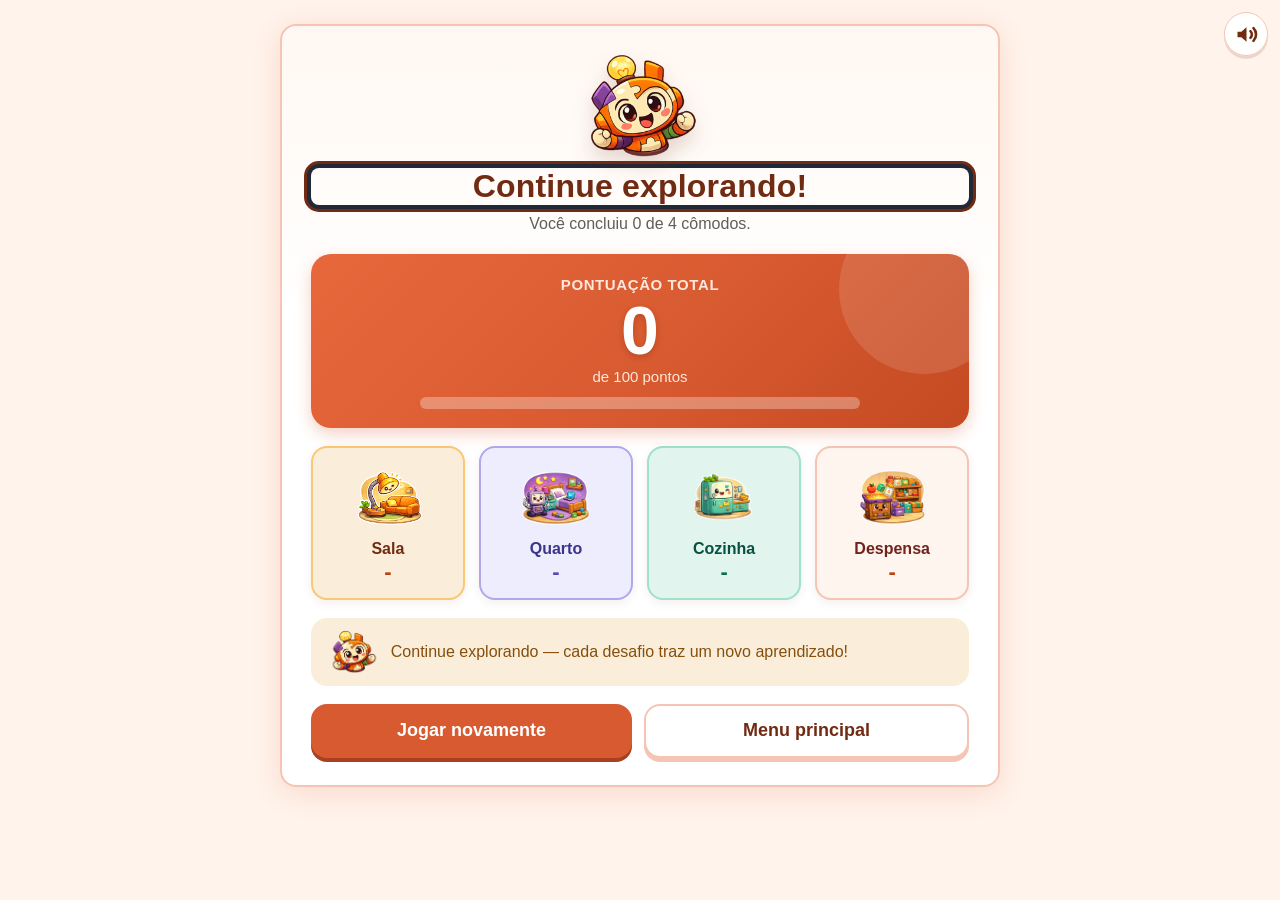
<file: assets/pages/TelaPontuacao.html>
<!DOCTYPE html>
<html lang="pt-BR">
<head>
  <meta charset="UTF-8">
  <meta name="viewport" content="width=device-width, initial-scale=1.0">
  <title>Pontuação — A Casa dos Mistérios Lógicos</title>
  <link rel="stylesheet" href="../css/base.css">
  <link rel="stylesheet" href="../css/pontuacao.css">
</head>
<body>
  <section class="tela tela--pontuacao" id="tela-pontuacao">

    <section class="resultado-header">
      <img src="../img/logi_feliz.png" alt="" class="resultado-header__logi" id="resultado-logi">
      <span class="resultado-header__icone" id="resultado-icone" aria-hidden="true"></span>
      <h1 class="resultado-header__titulo" id="resultado-titulo" tabindex="0">Continue explorando!</h1>
      <p class="resultado-header__sub" id="resultado-sub"></p>
    </section>

    <section class="pontuacao-total">
      <p class="pontuacao-total__label">Pontuação total</p>
      <p class="pontuacao-total__numero" id="pontuacao-final">0</p>
      <p class="pontuacao-total__de">de 100 pontos</p>
      <div class="pontuacao-barra" aria-hidden="true"><span id="pontuacao-barra"></span></div>
    </section>

    <h2 class="sr-only" id="pontuacao-grid-titulo">Pontuação por cômodo</h2>
    <section class="pontuacao-grid" id="pontuacao-grid" aria-labelledby="pontuacao-grid-titulo"></section>

    <section class="dica dica--ambar pontuacao-feedback" id="dica-feedback">
      <img src="../img/logi_feliz.png" alt="" class="pontuacao-logi-img">
      <p class="dica__texto dica__texto--ambar" id="feedback-texto">Continue assim!</p>
    </section>

    <section class="btn-grupo" id="acoes-resultado">
      <button class="btn btn--laranja" id="btn-jogar-novamente" aria-label="Jogar novamente">Jogar novamente</button>
      <button class="btn btn--menu-resultado" id="btn-menu-principal" aria-label="Voltar ao menu principal">Menu principal</button>
    </section>
  </section>

  <script src="../js/icones.js"></script>
  <script src="../js/plataforma.js"></script>
  <script src="../js/gameState.js"></script>
  <script src="../js/audio.js"></script>
  <script src="../js/pontuacao.js"></script>
</body>
</html>
</file>
<file: assets/css/base.css>
/* =============================================================
   base.css — A Casa dos Mistérios Lógicos
   Tokens de design, reset e componentes compartilhados por
   TODAS as telas. Cada página carrega este arquivo primeiro.
   ============================================================= */

/* ---------- Variáveis de design ---------- */
:root {
  --escala-fonte:   1;
  --laranja:        #D85A30;
  --laranja-claro:  #F0997B;
  --laranja-fundo:  #FAECE7;
  --laranja-borda:  #F5C4B3;
  --ambar:          #EF9F27;
  --ambar-claro:    #FAC775;
  --ambar-fundo:    #FAEEDA;
  --roxo:           #534AB7;
  --roxo-claro:     #7F77DD;
  --roxo-fundo:     #EEEDFE;
  --roxo-borda:     #AFA9EC;
  --verde:          #1D9E75;
  --verde-claro:    #5DCAA5;
  --verde-fundo:    #E1F5EE;
  --verde-borda:    #9FE1CB;
  --marrom:         #4A1B0C;
  --marrom-medio:   #712B13;
  --marrom-fundo:   #FDF5EE;
  --cinza:          #888780;
  --cinza-claro:    #D3D1C7;
  --cinza-fundo:    #F1EFE8;
  --vermelho:       #E24B4A;
  --vermelho-fundo: #FCEBEB;
  --texto-escuro:   #2C2C2A;
  --texto-medio:    #5F5E5A;
  --branco:         #FFFFFF;
  --raio:           12px;
  --raio-lg:        16px;
  --raio-pill:      999px;
  --sombra:         0 2px 12px rgba(216, 90, 48, 0.10);
}

/* ---------- Reset e base ---------- */
*, *::before, *::after {
  box-sizing: border-box;
  margin: 0;
  padding: 0;
}

html, body {
  min-height: 100%;
  width: 100%;
}

img, svg, video, canvas {
  max-width: 100%;
}

button, input, select, textarea {
  max-width: 100%;
}

button {
  white-space: normal;
  overflow-wrap: anywhere;
}

p, li, h1, h2, h3, strong, span {
  overflow-wrap: break-word;
}

html {
  overflow-x: hidden;
}

body {
  font-family: 'Segoe UI', Tahoma, Geneva, Verdana, sans-serif;
  background: #FFF3EB;
  display: flex;
  align-items: flex-start;
  justify-content: center;
  min-height: 100vh;
  min-height: 100dvh;
  padding: clamp(0.5rem, 2vw, 1.5rem);
  color: var(--texto-escuro);
  overflow-x: hidden;
}

/* ---------- Container principal ---------- */
.tela {
  width: 100%;
  min-width: 0;
  max-width: 620px;
  background: var(--branco);
  border-radius: var(--raio-lg);
  border: 2px solid var(--laranja-borda);
  padding: 1.2rem;
  box-shadow: var(--sombra);
}

.tela--roxa     { background: #F5F0FF;           border-color: var(--roxo-borda); }
.tela--verde    { background: #F0FBF7;           border-color: var(--verde-claro); }
.tela--marrom   { background: var(--marrom-fundo); border-color: var(--laranja-borda); }
.tela--relativa { position: relative; }

/* ---------- HUD (cabeçalho de cada tela de jogo) ---------- */
.hud {
  display: flex;
  align-items: center;
  justify-content: space-between;
  margin-bottom: 1rem;
}

.hud__info {
  display: flex;
  align-items: center;
  gap: 8px;
}

.hud__icone     { font-size: calc(22px * var(--escala-fonte)); }
.hud__icone-img { width: 24px; height: 24px; object-fit: contain; }

.hud__titulo {
  font-size: calc(14px * var(--escala-fonte));
  font-weight: 600;
  color: var(--laranja);
}

.hud__titulo--roxo   { color: #3C3489; }
.hud__titulo--verde  { color: #085041; }
.hud__titulo--marrom { color: var(--marrom); }

.hud__subtitulo          { font-size: calc(11px * var(--escala-fonte)); color: var(--cinza); }
.hud__subtitulo--roxo   { color: var(--roxo); }
.hud__subtitulo--verde  { color: #0F6E56; }
.hud__subtitulo--marrom { color: var(--marrom-medio); }

/* ---------- Badge de pontos ---------- */
.badge {
  border-radius: var(--raio-pill);
  padding: 4px 12px;
  font-size: calc(12px * var(--escala-fonte));
  font-weight: 600;
}

.badge--laranja { background: var(--ambar-fundo);   color: #854F0B; }
.badge--roxo    { background: var(--roxo-fundo);    color: #3C3489; }
.badge--verde   { background: var(--verde-fundo);   color: #085041; }
.badge--marrom  { background: var(--laranja-fundo); color: var(--marrom); }

/* ---------- Balão do instrutor / Logi ---------- */
.balao {
  background: rgba(255, 248, 238, 0.8);
  border: 2px solid var(--laranja-borda);
  border-radius: var(--raio);
  padding: 10px 14px;
  margin-bottom: 1.25rem;
  display: flex;
  gap: 10px;
  align-items: flex-start;
  position: relative;
  box-shadow: 0 8px 20px rgba(111, 46, 15, 0.08);
}

.balao::after {
  content: '';
  position: absolute;
  bottom: -10px;
  left: 26px;
  width: 0;
  height: 0;
  border-top: 10px solid var(--laranja-borda);
}

.balao--roxo  { border-color: var(--roxo-borda); }
.balao--verde { border-color: var(--verde-claro); }
.balao--marrom{ border-color: var(--laranja-borda); }

.balao__emoji { font-size: calc(26px * var(--escala-fonte)); flex-shrink: 0; }

.balao__nome {
  font-size: calc(15px * var(--escala-fonte));
  font-weight: 700;
  color: var(--laranja);
  text-transform: uppercase;
  letter-spacing: 0.4px;
  margin-bottom: 2px;
}

.balao__texto {
  font-size: calc(20px * var(--escala-fonte));
  font-weight: 700;
  line-height: 1.6;
  color: #854F0B;
}

.balao__texto--roxo  { color: #3C3489; }
.balao__texto--verde { color: #085041; }
.balao__texto--marrom{ color: var(--marrom-medio); }

/* Palavra-chave de uma instrução (escrita em MAIÚSCULAS no JSON): mesmo destaque do balão do tutorial */
.destaque-palavra {
  background: #FFE3A3;
  color: #4A1B0C;
  font-weight: 900;
  border-radius: 6px;
  padding: 0 0.25em;
  box-shadow: 0 0 0 2px #FFE3A3;
}
/* A palavra VERMELHAS fica vermelha (contraste ~5:1 sobre o fundo creme) */
.destaque-palavra--vermelha { color: #B3261E; }
body.alto-contraste .destaque-palavra { background: #ffd700; color: #000; box-shadow: 0 0 0 2px #ffd700; text-decoration: underline; }

/* Imagem do mascote Logi dentro do balão */
.logi-mascote {
  width: 76px;
  height: 64px;
  object-fit: contain;
  flex-shrink: 0;
}

/* Item 9 — botão de play ao lado do mascote, mesmo padrão do play da Dica */
.balao__mascote {
  display: flex;
  flex-direction: column;
  align-items: center;
  gap: 5px;
  flex-shrink: 0;
}

/* ---------- Painel / card interno ---------- */
.painel {
  background: var(--branco);
  border: 1.5px solid var(--laranja-borda);
  border-radius: var(--raio);
  padding: 10px;
  margin-bottom: 1rem;
}

.painel--roxo      { border-color: var(--roxo-borda); }
.painel--verde     { border-color: var(--verde-claro); }
.painel--tracejado { border-style: dashed; }

.painel__label {
  font-size: calc(11px * var(--escala-fonte));
  font-weight: 600;
  color: var(--cinza);
  text-transform: uppercase;
  letter-spacing: 0.5px;
  margin-bottom: 8px;
}

/* ---------- Blocos arrastáveis de comando ---------- */
.blocos {
  display: flex;
  flex-wrap: wrap;
  gap: 6px;
  min-height: 38px;
  align-items: center;
}

.bloco {
  border-radius: 8px;
  padding: 7px 10px;
  font-size: calc(12px * var(--escala-fonte));
  font-weight: 500;
  cursor: grab;
  display: flex;
  align-items: center;
  gap: 5px;
  user-select: none;
}

.bloco--laranja { background: var(--laranja);    color: var(--branco); }
.bloco--ambar   { background: var(--ambar);      color: var(--branco); }
.bloco--roxo    { background: var(--roxo-claro); color: var(--branco); }
.bloco--verde   { background: var(--verde);      color: var(--branco); }
.bloco--erro    { background: var(--vermelho);   color: var(--branco); }

.bloco__tag-erro {
  background: rgba(255, 255, 255, 0.3);
  border-radius: 4px;
  padding: 1px 5px;
  font-size: calc(10px * var(--escala-fonte));
}

.bloco--vazio {
  border: 2px dashed var(--cinza-claro);
  background: transparent;
  color: var(--cinza-claro);
  cursor: default;
}

/* ---------- Imagens auxiliares (substituem emojis) ---------- */
.bloco-img               { width: 16px;  height: 16px;  object-fit: contain; }
.grade-img               { width: 100%;  height: 100%;  object-fit: contain; }
.grade-personagem        { position: relative; z-index: 2; }
.dica-img                { width: 18px;  height: 18px;  object-fit: contain; flex-shrink: 0; }
.modal-trofeu            { width: 56px;  height: 56px;  object-fit: contain; margin-bottom: 0.5rem; }
.modal-estrela-img       { width: 28px;  height: 28px;  object-fit: contain; }
.modal-estrela-img--vazia { filter: grayscale(1) opacity(0.35); }
.comodo-card__icone-img  { display: block; width: 40px; height: 40px; object-fit: contain; margin: 0 auto 6px; }
.resultado-header__icone-img  { width: 60px; height: 60px; object-fit: contain; margin-bottom: 0.5rem; }
.pontuacao-card__icone-img    { width: 22px; height: 22px; object-fit: contain; }
.btn-vf__emoji-img            { width: 32px; height: 32px; object-fit: contain; }

/* ---------- Botões principais ---------- */
.btn-grupo {
  display: flex;
  gap: 10px;
}

.btn {
  border: none;
  border-radius: var(--raio);
  padding: 12px 0;
  font-size: calc(14px * var(--escala-fonte));
  font-weight: 600;
  cursor: pointer;
  flex: 1;
  transition: opacity 0.15s;
}

.btn:hover  { opacity: 0.88; }
.btn:active { opacity: 0.75; }

.btn--laranja { background: var(--laranja); color: var(--branco); }
.btn--roxo    { background: var(--roxo);    color: var(--branco); }
.btn--verde   { background: var(--verde);   color: var(--branco); }
.btn--marrom  { background: var(--laranja); color: var(--branco); }

.btn--outline {
  background: var(--laranja-fundo);
  color: var(--marrom-medio);
  border: 1.5px solid var(--laranja-borda);
  flex: 0 0 auto;
  white-space: nowrap;
  overflow-wrap: normal;
  padding: 12px 16px;
}

.btn--outline-roxo {
  background: var(--roxo-fundo);
  color: #3C3489;
  border: 1.5px solid var(--roxo-borda);
  flex: 0 0 auto;
  white-space: nowrap;
  overflow-wrap: normal;
  padding: 12px 16px;
}

/* ---------- Botão Voltar ao Mapa (HUD das telas de jogo) ---------- */
.btn-voltar-mapa {
  display: inline-flex;
  align-items: center;
  gap: 4px;
  padding: 5px 12px;
  border-radius: var(--raio-pill);
  border: 1.5px solid var(--laranja-borda);
  background: rgba(255, 255, 255, 0.92);
  color: var(--marrom-medio);
  font-size: calc(12px * var(--escala-fonte));
  font-weight: 700;
  cursor: pointer;
  flex-shrink: 0;
  transition: opacity 0.15s, transform 0.15s;
  box-shadow: 0 2px 0 rgba(111, 46, 15, 0.10);
  white-space: nowrap;
}
.btn-voltar-mapa:hover  { opacity: 0.85; transform: translateX(-2px); }
.btn-voltar-mapa:active { transform: translateX(0); opacity: 0.75; }

/* ---------- Botão de ajuda (Como jogar / Objetivo) ---------- */
.btn-ajuda {
  display: inline-flex;
  align-items: center;
  justify-content: center;
  width: 44px;
  height: 44px;
  min-width: 44px;
  border-radius: 50%;
  border: 1.5px solid var(--laranja-borda);
  background: rgba(255, 255, 255, 0.95);
  color: var(--marrom-medio);
  font-size: calc(20px * var(--escala-fonte));
  font-weight: 900;
  cursor: pointer;
  flex-shrink: 0;
  margin-left: 8px;
  box-shadow: 0 3px 0 rgba(111, 46, 15, 0.14);
  transition: transform 0.15s, box-shadow 0.15s, opacity 0.15s;
}

.btn-ajuda:hover  { opacity: 0.88; transform: translateY(-2px); }
.btn-ajuda:active { transform: translateY(0); opacity: 0.75; }

/* ---------- Botão de música (pausar / ligar), criado pelo audio.js ---------- */
.btn-musica {
  display: inline-flex;
  align-items: center;
  justify-content: center;
  width: 44px;
  height: 44px;
  min-width: 44px;
  border-radius: 50%;
  border: 1.5px solid var(--laranja-borda);
  background: rgba(255, 255, 255, 0.95);
  color: var(--marrom-medio);
  font-size: calc(20px * var(--escala-fonte));
  line-height: 1;
  cursor: pointer;
  flex-shrink: 0;
  box-shadow: 0 3px 0 rgba(111, 46, 15, 0.14);
}

/* Início: ao lado da engrenagem (canto superior direito) */
.btn-musica--canto {
  position: absolute;
  top: 16px;
  right: 68px;
  width: 44px;
  height: 44px;
}

/* Celular: vai para o canto oposto, para não cobrir o título */
@media (max-width: 560px) {
  .btn-musica--canto { left: 12px; right: auto; top: 18px; }
}

/* Páginas sem cabeçalho próprio */
.btn-musica--flutuante {
  position: fixed;
  top: 12px;
  right: 12px;
  z-index: 30;
}

/* ---------- Conteúdo do modal de ajuda (Como jogar / Objetivo) ---------- */
.modal-ajuda {
  text-align: left;
}

.modal-fechar {
  position: absolute;
  top: 10px;
  right: 10px;
  width: 32px;
  height: 32px;
  border-radius: 50%;
  border: none;
  background: var(--cinza-fundo);
  color: var(--texto-medio);
  font-size: calc(16px * var(--escala-fonte));
  font-weight: 700;
  cursor: pointer;
  display: flex;
  align-items: center;
  justify-content: center;
}

.modal-ajuda-secao {
  margin-bottom: 1.1rem;
}

.modal-ajuda-secao:last-child { margin-bottom: 0; }

.modal-ajuda-titulo {
  display: flex;
  align-items: center;
  gap: 6px;
  font-size: calc(12px * var(--escala-fonte));
  font-weight: 900;
  text-transform: uppercase;
  letter-spacing: 0.6px;
  color: var(--laranja);
  margin-bottom: 0.55rem;
}

.modal-ajuda-lista {
  padding-left: 1.1rem;
  color: var(--texto-medio);
  font-size: calc(13px * var(--escala-fonte));
  line-height: 1.6;
}

.modal-ajuda-lista li + li { margin-top: 0.7rem; }

/* Item 7 — cada passo do "Como jogar" ganha um preview real do elemento citado */
.modal-ajuda-visual {
  display: flex;
  align-items: center;
  gap: 8px;
  flex-wrap: wrap;
  margin-top: 6px;
}

.modal-ajuda-visual .btn {
  flex: none;
  padding: 8px 16px;
  font-size: calc(12px * var(--escala-fonte));
  pointer-events: none;
}

.modal-ajuda-visual .bloco {
  flex: none;
  pointer-events: none;
}

.modal-ajuda-visual img {
  width: 26px;
  height: 26px;
  object-fit: contain;
}

.modal-ajuda-visual .modal-ajuda-mini-painel {
  border: 1.5px dashed var(--laranja-borda);
  border-radius: 10px;
  padding: 5px 10px;
  font-size: calc(11.5px * var(--escala-fonte));
  color: var(--texto-medio);
  background: rgba(255, 255, 255, 0.6);
}

.modal-ajuda-objetivo {
  display: flex;
  align-items: center;
  gap: 10px;
  background: var(--laranja-fundo);
  border-radius: 14px;
  padding: 0.7rem 0.85rem;
  text-align: left;
}

.modal-ajuda-objetivo img {
  width: 34px;
  height: 34px;
  object-fit: contain;
  flex-shrink: 0;
}

.modal-ajuda-objetivo p {
  font-size: calc(13px * var(--escala-fonte));
  line-height: 1.5;
  color: var(--marrom-medio);
}

/* ---------- Dica padronizada (ícone do cômodo + play) ---------- */
.dica__icone-comodo {
  width: 26px;
  height: 26px;
  object-fit: contain;
  flex-shrink: 0;
}

/* Item 8 — chama a atenção para a Dica após o primeiro erro do jogador */
.dica--pulsar {
  animation: dica-pulsar 1.3s ease-in-out infinite;
  box-shadow: 0 0 0 3px rgba(239, 159, 39, 0.35);
}

@keyframes dica-pulsar {
  0%, 100% { transform: scale(1); }
  50%      { transform: scale(1.035); }
}

@media (prefers-reduced-motion: reduce) {
  .dica--pulsar { animation: none; }
}

/* ---------- Botão Dica (igual em todas as telas de jogo) ----------
   Lâmpada + a palavra "Dica". Ao tocar, o Logi mostra uma cena curta que aponta o problema. */
.btn-dica {
  display: inline-flex;
  align-items: center;
  justify-content: center;
  gap: 10px;
  min-height: 60px;
  min-width: 156px;
  padding: 10px 26px;
  border: 3px solid #E0A020;
  border-radius: 18px;
  background: linear-gradient(180deg, #FFF0B8, #FFD866);
  color: var(--marrom);
  font: inherit;
  font-size: calc(21px * var(--escala-fonte));
  font-weight: 900;
  cursor: pointer;
  box-shadow: 0 4px 0 #BA7517;
  transition: transform 0.1s, box-shadow 0.1s;
}
.btn-dica__icone { width: 32px; height: 32px; flex: none; }

/* Tamanho único em todas as salas; só encolhe um pouco em tela pequena ou baixa */
@media (max-width: 560px), (max-height: 500px) {
  .btn-dica { min-height: 52px; min-width: 128px; padding: 6px 18px; font-size: calc(18px * var(--escala-fonte)); }
  .btn-dica__icone { width: 28px; height: 28px; }
}
.btn-dica:hover { filter: brightness(1.04); }
.btn-dica:active { transform: translateY(3px); box-shadow: 0 1px 0 #BA7517; }
.btn-dica:focus-visible { outline: 4px solid var(--roxo); outline-offset: 3px; }
.btn-dica:disabled { opacity: 0.5; cursor: not-allowed; }

/* Depois de um erro, o botão pulsa para a criança lembrar que a dica existe */
.btn-dica--pulsar {
  animation: dica-pulsar 1.3s ease-in-out infinite;
  box-shadow: 0 4px 0 #BA7517, 0 0 0 5px rgba(239, 159, 39, 0.45);
}

@media (prefers-reduced-motion: reduce) {
  .btn-dica { transition: none; }
  .btn-dica--pulsar { animation: none; }
}

body.alto-contraste .btn-dica {
  background: #000;
  color: #ffd700;
  border: 3px solid #ffd700;
  box-shadow: 0 4px 0 #fff;
}

/* ---------- Botão de configurações (engrenagem) ---------- */
.btn-config {
  position: absolute;
  top: 20px;
  right: 20px;
  background: var(--ambar-fundo);
  border-radius: 50%;
  width: 40px;
  height: 40px;
  display: flex;
  align-items: center;
  justify-content: center;
  font-size: calc(18px * var(--escala-fonte));
  border: 1.5px solid var(--ambar-claro);
  cursor: pointer;
}

/* ---------- Dica / alerta contextual ---------- */
.dica {
  border-radius: var(--raio);
  padding: 8px 14px;
  display: flex;
  align-items: center;
  gap: 8px;
  margin-bottom: 1rem;
}

.dica--ambar { background: var(--ambar-fundo); }
.dica--roxo  { background: var(--roxo-fundo); }
.dica--verde { background: var(--verde-fundo); }
.dica--erro  { background: var(--vermelho-fundo); }

.dica__emoji { font-size: calc(18px * var(--escala-fonte)); flex-shrink: 0; }

.dica__texto { font-size: calc(11px * var(--escala-fonte)); line-height: 1.5; }
.dica__texto--ambar { color: #854F0B; }
.dica__texto--roxo  { color: #3C3489; }
.dica__texto--verde { color: #085041; }
.dica__texto--erro  { color: #A32D2D; }

/* ---------- Bolinhas de progresso ---------- */
.progresso {
  display: flex;
  justify-content: center;
  gap: 4px;
  margin-top: 8px;
}

.progresso__bolinha {
  width: 10px;
  height: 10px;
  border-radius: 50%;
}

.progresso__bolinha--ok    { background: #97C459; }
.progresso__bolinha--meio  { background: #C0DD97; }
.progresso__bolinha--vazio { background: var(--cinza-claro); }

/* ---------- Modal overlay e caixa ---------- */
.modal-overlay {
  position: fixed;
  inset: 0;
  background: rgba(0, 0, 0, 0.55);
  display: flex;
  align-items: center;
  justify-content: center;
  z-index: 1000;
  padding: clamp(0.5rem, 2vw, 1rem);
  overflow-x: hidden;
  overflow-y: auto;
}

.hud,
.hud__info,
.balao,
.painel,
.btn-grupo {
  min-width: 0;
}

.modal {
  background: var(--branco);
  border-radius: var(--raio-lg);
  padding: clamp(1rem, 4vw, 1.5rem);
  width: min(100%, 360px);
  max-width: 360px;
  max-height: calc(100dvh - 1rem);
  overflow-y: auto;
  overflow-wrap: anywhere;
  text-align: center;
  box-shadow: 0 8px 32px rgba(0, 0, 0, 0.2);
  animation: modalEntrada 0.25s ease;
}

@keyframes modalEntrada {
  from { transform: scale(0.88); opacity: 0; }
  to   { transform: scale(1);    opacity: 1; }
}

.modal-titulo { font-size: calc(20px * var(--escala-fonte)); font-weight: 700; color: var(--marrom-medio); margin-bottom: 0.25rem; }
.modal-sub    { font-size: calc(13px * var(--escala-fonte)); color: var(--texto-medio); margin-bottom: 0.75rem; }
.modal-pts    { font-size: calc(16px * var(--escala-fonte)); font-weight: 700; color: var(--laranja); margin-top: 0.5rem; }

.modal-estrelas {
  display: flex;
  gap: 6px;
  justify-content: center;
  margin: 0.5rem 0;
}

/* ---------- Modal de configurações ---------- */
.config-linha {
  display: flex;
  align-items: center;
  justify-content: space-between;
  gap: 12px;
}

.config-label {
  font-size: calc(13px * var(--escala-fonte));
  font-weight: 600;
  color: var(--texto-escuro);
}

.config-fonte-btns {
  display: flex;
  align-items: center;
  gap: 8px;
  flex-wrap: wrap;
  justify-content: flex-end;
}

#fonte-valor { flex: 1 1 92px; }

button[aria-disabled="true"] { opacity: 0.55; }

html[data-tamanho-fonte]:not([data-tamanho-fonte="100"]) .btn--outline,
html[data-tamanho-fonte]:not([data-tamanho-fonte="100"]) .btn-voltar-mapa,
html[data-tamanho-fonte]:not([data-tamanho-fonte="100"]) .nivel {
  white-space: normal;
}

html[data-tamanho-fonte]:not([data-tamanho-fonte="100"]) .config-linha {
  align-items: flex-start;
  flex-wrap: wrap;
}

html[data-tamanho-fonte]:not([data-tamanho-fonte="100"]) .modal,
html[data-tamanho-fonte]:not([data-tamanho-fonte="100"]) .balao,
html[data-tamanho-fonte]:not([data-tamanho-fonte="100"]) .painel,
html[data-tamanho-fonte]:not([data-tamanho-fonte="100"]) .comodo-card,
html[data-tamanho-fonte]:not([data-tamanho-fonte="100"]) .pergunta-box,
html[data-tamanho-fonte]:not([data-tamanho-fonte="100"]) .dica {
  overflow-wrap: anywhere;
}

/* Toggle switch (alto contraste / som) */
.toggle-btn {
  width: 44px;
  height: 24px;
  border-radius: 12px;
  background: var(--cinza-claro);
  border: none;
  position: relative;
  cursor: pointer;
  transition: background 0.2s;
  flex-shrink: 0;
}

.toggle-btn--on { background: var(--verde); }

.toggle-thumb {
  position: absolute;
  top: 3px;
  left: 3px;
  width: 18px;
  height: 18px;
  border-radius: 50%;
  background: var(--branco);
  transition: transform 0.2s;
  box-shadow: 0 1px 4px rgba(0, 0, 0, 0.2);
}

.toggle-btn--on .toggle-thumb { transform: translateX(20px); }

/* ---------- Animações de personagem ---------- */
@keyframes shake {
  0%, 100% { transform: translateX(0); }
  20%      { transform: translateX(-5px); }
  40%      { transform: translateX(5px); }
  60%      { transform: translateX(-4px); }
  80%      { transform: translateX(4px); }
}
.shake { animation: shake 0.5s ease; }

@keyframes pular {
  0%, 100% { transform: translateY(0); }
  50%      { transform: translateY(-6px); }
}
.pular { animation: pular 0.35s ease; }

/* ---------- Atalhos de teclado ---------- */
kbd {
  display: inline-block;
  background: var(--cinza-fundo);
  border: 1px solid var(--cinza-claro);
  border-radius: 4px;
  padding: 1px 6px;
  font-size: calc(10px * var(--escala-fonte));
  font-family: monospace;
  color: var(--texto-escuro);
}

/* ---------- Responsividade global ---------- */
@media (max-width: 560px) {
  body             { padding: 1rem; }
  .tela            { padding: 1rem; }
  .balao__texto    { font-size: calc(17px * var(--escala-fonte)); }
  .logi-mascote    { width: 60px; height: 50px; }
}

@media (max-width: 400px) {
  body             { padding: 0.6rem; }
  .tela            { padding: 0.85rem; }
  .balao__texto    { font-size: calc(15px * var(--escala-fonte)); }
  .logi-mascote    { width: 52px; height: 44px; }
  .balao           { padding: 8px 10px; gap: 8px; }
}

@media (max-height: 760px) and (min-width: 700px) {
  body { padding-block: 0.45rem; }
  .modal { padding-block: 0.85rem; }
  .modal-trofeu { width: 44px; height: 44px; }
}

@media (orientation: landscape) and (max-height: 560px) {
  body { padding: 0.35rem; }
  .modal-overlay { align-items: flex-start; padding: 0.35rem; }
  .modal { max-height: calc(100dvh - 0.7rem); }
}

/* ---------- Foco visível (acessibilidade) ---------- */
:focus-visible {
  outline: 3px solid #FFFFFF;
  outline-offset: 2px;
  box-shadow: 0 0 0 6px #1F2937 !important;
}

/* ---------- Alto contraste ---------- */
body.alto-contraste {
  background: #000 !important;
  color: #fff !important;
  --texto-escuro: #fff;
  --texto-medio: #f2f2f2;
  --cinza: #dedede;
  --cinza-claro: #bdbdbd;
  --cinza-fundo: #242424;
}

body.alto-contraste .tela,
body.alto-contraste .tela--roxa,
body.alto-contraste .tela--verde,
body.alto-contraste .tela--marrom,
body.alto-contraste #tela-principal,
body.alto-contraste .tela--mapa,
body.alto-contraste .sala-page,
body.alto-contraste .quarto-page,
body.alto-contraste .cozinha-page,
body.alto-contraste .despensa-page {
  background: #090909 !important;
  border-color: #ffd700 !important;
  color: #fff !important;
}

body.alto-contraste .balao,
body.alto-contraste .painel,
body.alto-contraste .pergunta-box,
body.alto-contraste .modal,
body.alto-contraste .pontuacao-card,
body.alto-contraste .comodo-card,
body.alto-contraste .mapa-pontos,
body.alto-contraste .mapa-logi__balao,
body.alto-contraste .mapa-progresso-geral,
body.alto-contraste .sala-fases-card,
body.alto-contraste .sala-panel,
body.alto-contraste .sala-game-area,
body.alto-contraste .sala-grade-panel,
body.alto-contraste .sala-sequencia-panel,
body.alto-contraste .sala-mini-dica,
body.alto-contraste .quarto-logi,
body.alto-contraste .quarto-card,
body.alto-contraste .quarto-feedback,
body.alto-contraste .cozinha-logi,
body.alto-contraste .cozinha-status,
body.alto-contraste .cozinha-pergunta,
body.alto-contraste .despensa-logi,
body.alto-contraste .despensa-card,
body.alto-contraste .despensa-niveis,
body.alto-contraste .item-card,
body.alto-contraste .dica {
  background: #181818 !important;
  border-color: #fff !important;
  color: #fff !important;
}

body.alto-contraste .hud__titulo,
body.alto-contraste .hud__subtitulo,
body.alto-contraste .balao__nome,
body.alto-contraste .balao__texto,
body.alto-contraste .painel__label,
body.alto-contraste .dica__texto,
body.alto-contraste .modal-titulo,
body.alto-contraste .modal-sub,
body.alto-contraste .modal-ajuda-titulo,
body.alto-contraste .modal-ajuda-lista,
body.alto-contraste .modal-ajuda-objetivo p,
body.alto-contraste .modal-ajuda-mini-painel,
body.alto-contraste .config-label,
body.alto-contraste .inicio-header__titulo,
body.alto-contraste .inicio-header__subtitulo,
body.alto-contraste .inicio-comodos__titulo,
body.alto-contraste .inicio-comodo__label,
body.alto-contraste .inicio-rodape,
body.alto-contraste .mapa-titulo-linha h1,
body.alto-contraste .mapa-titulo-area p,
body.alto-contraste .mapa-logi__nome,
body.alto-contraste .mapa-logi__balao p,
body.alto-contraste .mapa-progresso-geral p,
body.alto-contraste .mapa-progresso-geral strong,
body.alto-contraste .comodo-card__nome,
body.alto-contraste .comodo-card__skill,
body.alto-contraste .comodo-card__pts,
body.alto-contraste .comodo-card__bloq-aviso,
body.alto-contraste .sala-hud__titulo,
body.alto-contraste .sala-hud__subtitulo,
body.alto-contraste .sala-panel__title,
body.alto-contraste .sala-panel__hint,
body.alto-contraste .quarto-logi__nome,
body.alto-contraste .quarto-logi__texto,
body.alto-contraste .quarto-card__titulo,
body.alto-contraste .quarto-card__subtitulo,
body.alto-contraste .cozinha-logi__nome,
body.alto-contraste .cozinha-logi__texto,
body.alto-contraste .cozinha-pergunta__frase,
body.alto-contraste .cozinha-pergunta__aviso,
body.alto-contraste .despensa-logi__nome,
body.alto-contraste .despensa-logi__texto,
body.alto-contraste .despensa-logi__instrucao,
body.alto-contraste .despensa-logi__legenda,
body.alto-contraste .despensa-card__titulo,
body.alto-contraste .item-card__nome,
body.alto-contraste .prateleira__slot,
body.alto-contraste .prateleira__leg-txt,
body.alto-contraste .resultado-kicker,
body.alto-contraste .resultado-header__titulo,
body.alto-contraste .resultado-header__sub,
body.alto-contraste .pontuacao-card__nome,
body.alto-contraste .pontuacao-card__pts {
  color: #fff !important;
}

body.alto-contraste .dica strong { color: #ffd700 !important; }

body.alto-contraste .mapa-logi__balao::before {
  background: #181818 !important;
  border-color: #fff !important;
}

body.alto-contraste .modal-ajuda-objetivo,
body.alto-contraste .modal-ajuda-mini-painel {
  background: #181818 !important;
  border-color: #fff !important;
}

body.alto-contraste .btn,
body.alto-contraste .btn--menu-principal,
body.alto-contraste .btn-voltar-mapa,
body.alto-contraste .btn-ajuda,
body.alto-contraste .btn-config,
body.alto-contraste .mapa-voltar,
body.alto-contraste .comodo-card__acao,
body.alto-contraste .btn-musica,
body.alto-contraste .sala-btn,
body.alto-contraste .quarto-btn,
body.alto-contraste .despensa-btn {
  background: #ffd700 !important;
  border: 2px solid #fff !important;
  color: #000 !important;
}

body.alto-contraste .toggle-btn {
  background: #555 !important;
  border: 2px solid #fff !important;
}

body.alto-contraste .toggle-btn--on { background: #00e5ff !important; }
body.alto-contraste .toggle-thumb { background: #000 !important; }
body.alto-contraste .badge,
body.alto-contraste .nivel--ativo,
body.alto-contraste .nivel--ok,
body.alto-contraste .cozinha-pergunta__numero,
body.alto-contraste .comodo-card__tag { background: #ffd700 !important; border-color: #fff !important; color: #000 !important; }

body.alto-contraste .btn-vf--verde,
body.alto-contraste .bloco--verde,
body.alto-contraste .item-card--selecionado,
body.alto-contraste .item-card--na-prateleira,
body.alto-contraste .prateleira__slot--ok {
  background: #00e5ff !important;
  border: 3px solid #fff !important;
  color: #000 !important;
}

body.alto-contraste .btn-vf--vermelho,
body.alto-contraste .bloco--erro,
body.alto-contraste .item-card--incorreto,
body.alto-contraste .prateleira__slot--erro,
body.alto-contraste .dica--erro {
  background: #ff5c8a !important;
  border: 3px dashed #fff !important;
  color: #000 !important;
}

/* Textos dentro de fundos coloridos claros (rosa/ciano/amarelo) ficam pretos */
body.alto-contraste .dica--erro .dica__texto,
body.alto-contraste .dica--erro strong,
body.alto-contraste .bloco--erro .bloco__tag-erro,
body.alto-contraste .item-card--selecionado .item-card__nome,
body.alto-contraste .item-card--na-prateleira .item-card__nome,
body.alto-contraste .item-card--incorreto .item-card__nome {
  color: #000 !important;
}

body.alto-contraste .bloco--erro .bloco__tag-erro {
  background: rgba(0, 0, 0, 0.15) !important;
}

body.alto-contraste .bloco--laranja,
body.alto-contraste .bloco--ambar,
body.alto-contraste .bloco--roxo,
body.alto-contraste .sala-page #blocos-disponiveis .bloco,
body.alto-contraste .quarto-page .bloco--roxo {
  background: #ffd700 !important;
  border: 2px solid #fff !important;
  color: #000 !important;
}

body.alto-contraste .bloco--vazio,
body.alto-contraste .prateleira__slot,
body.alto-contraste .nivel--bloq,
body.alto-contraste .comodo-card--bloq {
  background: #242424 !important;
  border-color: #bdbdbd !important;
  color: #fff !important;
  opacity: 1 !important;
}

body.alto-contraste .sala-grade,
body.alto-contraste .despensa-prateleira {
  background: #111 !important;
  border: 2px solid #fff !important;
}

body.alto-contraste .grade__celula {
  background: #000 !important;
  border-color: #fff !important;
}

body.alto-contraste .grade__celula--ativa { background: #ffd700 !important; outline: 3px solid #fff; }
body.alto-contraste .grade__celula--obstaculo { background: #ff5c8a !important; border-style: dashed; }
body.alto-contraste .progresso__bolinha { border: 1px solid #fff; }
body.alto-contraste .progresso__bolinha--ok { background: #00e5ff !important; }
body.alto-contraste .progresso__bolinha--meio { background: #ffd700 !important; }
body.alto-contraste .progresso__bolinha--vazio { background: #555 !important; }
body.alto-contraste .mapa-barra { background: #333 !important; border: 1px solid #fff; }
body.alto-contraste .mapa-barra span { background: #00e5ff !important; }

body.alto-contraste .pontuacao-total {
  background: #ffd700 !important;
  border: 2px solid #fff;
}

body.alto-contraste .pontuacao-total__label,
body.alto-contraste .pontuacao-total__numero,
body.alto-contraste .pontuacao-total__de { color: #000 !important; }

body.alto-contraste kbd { background: #000 !important; border-color: #fff !important; color: #fff !important; }
body.alto-contraste :focus-visible { outline: 4px solid #00e5ff !important; outline-offset: 3px; }


/* =============================================================
   Preferências de leitura e movimento (ver preferencias.js)
   ============================================================= */
html[data-fonte="simples"] *:not(.pref-amostra)    { font-family: Arial, Helvetica, sans-serif !important; }
html[data-fonte="ampla"] *:not(.pref-amostra)      { font-family: Verdana, Geneva, sans-serif !important; }
html[data-fonte="divertida"] *:not(.pref-amostra)  { font-family: 'Comic Sans MS', 'Comic Neue', 'Chalkboard SE', 'Marker Felt', cursive, sans-serif !important; }
html[data-fonte] kbd            { font-family: inherit !important; }

html[data-espaco="1"] body * { letter-spacing: 0.035em; word-spacing: 0.1em; }
html[data-espaco="1"] :is(p, li, .balao__texto, .cj-texto, .cj-explica, .dica__texto) { line-height: 1.75 !important; }

body.reduz-movimento *,
body.reduz-movimento *::before,
body.reduz-movimento *::after {
  animation-duration: 0.001ms !important;
  animation-iteration-count: 1 !important;
  animation-delay: 0s !important;
  transition-duration: 0.001ms !important;
  scroll-behavior: auto !important;
}

/* Ícones em emoji não mudam com o "Tipo de letra" (senão viram quadradinhos ou saem do lugar) */
html[data-fonte] :is(.btn-musica span, .btn-musica, .btn-preferencias, .dica__emoji, .pref-aba__ico, .pref-secao__titulo > span, .mapa-preferencias span) {
  font-family: 'Segoe UI Emoji', 'Apple Color Emoji', 'Noto Color Emoji', 'Segoe UI Symbol', sans-serif !important;
}

/* Celulares estreitos: som, preferências e "?" no HUD ficam menores para sobrar espaço ao título do cômodo */
@media (max-width: 430px) {
  .hud .btn-ajuda { width: 36px !important; height: 36px !important; min-width: 36px !important; margin-left: 4px !important; font-size: calc(17px * var(--escala-fonte)); }
}

/* Texto só para leitor de tela (descrição do cômodo, avisos) */
.sr-only {
  position: absolute !important;
  width: 1px; height: 1px;
  margin: -1px; padding: 0; border: 0;
  overflow: hidden;
  clip: rect(0 0 0 0);
  clip-path: inset(50%);
  white-space: nowrap;
}

/* Blocos que são <button> nativos ficam iguais aos antigos <span role="button"> */
button.bloco {
  font-family: inherit;
  line-height: inherit;
  text-align: inherit;
  border: 0;
  margin: 0;
  -webkit-appearance: none;
  appearance: none;
}

/* =============================================================
   Ícones em SVG (assets/js/icones.js)
   Substituem emojis e símbolos de texto. O desenho herda a cor do
   texto (currentColor) e acompanha o tamanho da letra (em).
   ============================================================= */
.ico {
  display: inline-block;
  width: 1.15em;
  height: 1.15em;
  flex: none;
  vertical-align: -0.2em;
  fill: none;
  stroke: currentColor;
  stroke-width: 2.3;
  stroke-linecap: round;
  stroke-linejoin: round;
  overflow: visible;
  pointer-events: none;
}
[data-ico] {
  display: inline-flex;
  align-items: center;
  justify-content: center;
  line-height: 1;
  flex: none;
}
/* Marca de nível concluído (ao lado de "Fácil", "Fase 1"…) */
.nivel__ico { margin-left: 4px; width: 1em; height: 1em; stroke-width: 3; }
/* Desenho do passo nos blocos do Quarto */
.bloco-ico { display: inline-flex; align-items: center; justify-content: center; flex: none; }
.bloco-ico .ico { width: 1.35em; height: 1.35em; stroke-width: 2; }
/* Botões só de ícone (fechar, música, preferências): o desenho ocupa o lugar do antigo símbolo */
.modal-fechar .ico { width: 1.1em; height: 1.1em; stroke-width: 2.8; }
.btn-musica .ico, .btn-preferencias .ico, .mapa-preferencias .ico { width: 1.35em; height: 1.35em; }
.bloco-remover .ico, .bloco-resultado .ico, .prateleira__slot-status .ico { width: 0.95em; height: 0.95em; stroke-width: 3.2; vertical-align: -0.12em; }

/* Janela "Sair do cômodo?" (Esc nos cômodos) */
.modal-sair { text-align: center; }
.modal-sair__botoes { margin-top: 1rem; display: flex; flex-wrap: wrap; gap: 10px; justify-content: center; }
.modal-sair__botoes .btn { flex: 1 1 160px; min-height: 52px; }

/* O desenho dentro de <span data-ico> fica alinhado com o texto ao lado */
[data-ico] { vertical-align: -0.2em; }
[data-ico] > .ico { display: block; vertical-align: baseline; }

/* =============================================================
   HUD dos cômodos em celular
   O nome do cômodo passava por baixo do placar e do botão Mapa
   (Quarto, Cozinha e Despensa em telas de 360 a 430 px). Agora o
   bloco do título encolhe, o texto corta com reticências e, nas
   telas mais estreitas, a figura do cômodo sai para dar lugar ao nome.
   ============================================================= */
@media (max-width: 430px) {
  .hud .hud__info { min-width: 0; justify-content: flex-start; gap: 5px; overflow: hidden; }
  .hud .hud__info > section { min-width: 0; flex: 1 1 auto; }
  .hud .hud__titulo,
  .hud .hud__subtitulo { white-space: nowrap; overflow: hidden; text-overflow: ellipsis; }
  .hud .hud__titulo { font-size: calc(18px * var(--escala-fonte)); letter-spacing: -0.3px; }
  .hud .hud__titulo > span { display: none; }   /* " — Depuração": some o complemento, fica o nome */
  .hud .badge { flex-shrink: 0; }
  .hud .hud__icone-img { display: none; }
  .hud .btn-ajuda { margin-left: 0 !important; }
  /* Botão Mapa só com a seta, em tamanho bom para o dedo (o nome fica no aria-label) */
  .hud .btn-voltar-mapa .voltar-txt,
  .hud .btn-voltar-mapa strong { display: none; }
  .hud .btn-voltar-mapa { gap: 0; min-width: 42px; min-height: 42px; padding: 0 !important; justify-content: center; }
  .hud .btn-voltar-mapa .ico { width: calc(20px * var(--escala-fonte)); height: calc(20px * var(--escala-fonte)); }
}
/* Telas muito estreitas (320 px): o placar sai do topo para caber o nome do cômodo (os pontos aparecem no fim da fase) */
@media (max-width: 380px) {
  .hud .hud__titulo { font-size: calc(16px * var(--escala-fonte)); }
}
@media (max-width: 340px) {
  .hud .badge { display: none; }
}
</file>
<file: assets/css/index.css>
/* =============================================================
   index.css — Tela inicial (index.html)
   Depende de: base.css
   ============================================================= */

/* Fundo especial com gradientes decorativos */
#tela-principal {
  background:
    radial-gradient(circle at 15% 90%, rgba(250, 166, 38, 0.12), transparent 22%),
    radial-gradient(circle at 88% 85%, rgba(250, 166, 38, 0.10), transparent 20%),
    var(--branco);
  border: 2px solid var(--ambar-claro);
  box-shadow: 0 18px 45px rgba(111, 46, 15, 0.12);
  margin-block: auto;
}

/* ---------- Cabeçalho ---------- */
.inicio-header {
  text-align: center;
  margin-bottom: 1.5rem;
}

.inicio-header__casas {
  display: flex;
  justify-content: center;
  gap: 6px;
  margin-bottom: 4px;
}

/* Casinhas decorativas animadas */
.casa-deco {
  position: relative;
  width: 14px;
  height: 10px;
  background: var(--ambar);
  border-radius: 2px;
  animation: piscar 1.8s ease-in-out infinite;
}

.casa-deco::before {
  content: "";
  position: absolute;
  top: -6px;
  left: 0;
  width: 100%;
  height: 8px;
  background: var(--ambar);
  clip-path: polygon(50% 0%, 100% 100%, 0% 100%);
}

.casa-deco::after {
  content: "";
  position: absolute;
  bottom: 0;
  left: 50%;
  transform: translateX(-50%);
  width: 3px;
  height: 5px;
  background: #00000033;
  border-radius: 1px;
}

.casa-deco:nth-child(2) { animation-delay: 0.3s; background: var(--laranja-claro); }
.casa-deco:nth-child(3) { animation-delay: 0.6s; }

@keyframes piscar {
  0%, 100% { opacity: 1;   transform: scale(1); }
  50%      { opacity: 0.4; transform: scale(0.8); }
}

.inicio-header__titulo {
  font-size: calc(34px * var(--escala-fonte));
  font-weight: 900;
  color: var(--marrom-medio);
  letter-spacing: -1px;
  margin-bottom: 0.25rem;
  text-shadow: 0 3px 0 rgba(250, 166, 38, 0.18);
}

.inicio-header__subtitulo {
  font-size: calc(16px * var(--escala-fonte));
  font-weight: 700;
  color: var(--ambar);
  margin-top: 2px;
}

/* ---------- Balão do Logi (Play à direita, igual aos cômodos) ---------- */
.inicio-logi {
  align-items: center;
  margin-bottom: 1.25rem;
}

.inicio-logi .balao__texto {
  flex: 1;
  min-width: 0;
}

/* ---------- Botões do menu principal ---------- */
.menu-botoes {
  display: flex;
  flex-direction: column;
  width: 100%;
  max-width: none;
  margin: 1.5rem 0 2rem;
}

.menu-botoes .btn--menu-principal + .btn--menu-principal,
#tela-principal > .btn--menu-principal + .btn--menu-principal {
  margin-top: 18px;
}

.btn--menu-principal {
  width: 100%;
  min-height: 60px;
  border: none;
  border-radius: 25px;
  padding: 0 26px;
  font-size: calc(18px * var(--escala-fonte));
  font-weight: 700;
  cursor: pointer;
  text-align: center;
  transition: transform 0.15s, box-shadow 0.15s, opacity 0.15s;
  box-shadow: 0 4px 0 rgba(111, 46, 15, 0.18);
  display: flex;
  align-items: center;
  justify-content: space-between;
}

.btn--menu-principal:hover  { opacity: 1; transform: translateY(-2px); box-shadow: 0 6px 0 rgba(111, 46, 15, 0.22); }
.btn--menu-principal:active { opacity: 1; transform: translateY(3px);  box-shadow: 0 1px 0 rgba(111, 46, 15, 0.22); }

.btn--menu-principal strong { flex: 1; text-align: center; }
.btn--menu-principal span   { width: 32px; font-size: calc(22px * var(--escala-fonte)); }

.btn--menu-laranja { background: var(--laranja); color: var(--branco); }
.btn--menu-ambar   { background: var(--ambar);   color: var(--branco); }
.btn--menu-outline {
  background: rgba(255, 255, 255, 0.92);
  color: var(--marrom-medio);
  border: 2px solid var(--laranja-borda);
}

/* ---------- Prévia dos cômodos ---------- */
.inicio-comodos {
  gap: 12px;
  margin-top: 1.7rem;
  padding: 18px 14px 8px;
}

.inicio-comodos__titulo {
  font-size: calc(17px * var(--escala-fonte));
  font-weight: 900;
  color: var(--laranja);
  text-transform: uppercase;
  letter-spacing: 0.5px;
  text-align: center;
  margin-bottom: 18px;
}

.inicio-comodo {
  text-align: center;
  flex: 1;
  transition: transform 0.15s;
}

.inicio-comodo:hover { transform: translateY(-4px); }

.inicio-comodo__icone-img {
  width: 78px;
  height: 78px;
  object-fit: contain;
  background: transparent;
  border: none;
  transition: transform 0.15s;
  filter: drop-shadow(0 8px 8px rgba(111, 46, 15, 0.16));
}

.inicio-comodo__icone-img:hover { transform: scale(1.1); }

.inicio-comodo--bloqueado .inicio-comodo__icone-img {
  filter: grayscale(1) opacity(0.45);
}

.inicio-comodo__label {
  font-size: calc(15px * var(--escala-fonte));
  font-weight: 800;
  color: var(--ambar);
  margin-top: 8px;
}

.inicio-comodo__label--cinza { color: var(--cinza); }

/* ---------- Lista de cômodos (flex row) ---------- */
.inicio-comodos__lista {
  display: flex;
  gap: 12px;
  justify-content: center;
  flex-wrap: wrap;
}

/* ---------- Rodapé ---------- */
.inicio-rodape {
  font-size: calc(13px * var(--escala-fonte));
  font-weight: 600;
  color: rgba(111, 46, 15, 0.25);
  text-align: center;
  margin-top: 1.5rem;
}

/* ---------- Responsividade ---------- */
@media (max-width: 560px) {
  .inicio-header__titulo    { font-size: calc(28px * var(--escala-fonte)); letter-spacing: -0.5px; }
  .inicio-header__subtitulo { font-size: calc(14px * var(--escala-fonte)); }
  .btn--menu-principal      { font-size: calc(16px * var(--escala-fonte)); min-height: 54px; padding: 0 18px; }
  .menu-botoes              { margin: 1rem 0 1.5rem; }
  .inicio-header            { padding-inline: 56px; }
}

@media (max-width: 400px) {
  .inicio-header__titulo    { font-size: calc(22px * var(--escala-fonte)); }
  .inicio-header__subtitulo { font-size: calc(13px * var(--escala-fonte)); }
  .btn--menu-principal      { font-size: calc(15px * var(--escala-fonte)); min-height: 48px; }
  .btn--menu-principal span { font-size: calc(18px * var(--escala-fonte)); width: 26px; }
  .menu-botoes              { margin: 0.75rem 0 1.25rem; }
  .inicio-comodos           { padding: 14px 8px 6px; margin-top: 1.2rem; }
  .inicio-comodos__titulo   { font-size: calc(14px * var(--escala-fonte)); margin-bottom: 14px; }
  .inicio-comodo__icone-img { width: 60px; height: 60px; }
  .inicio-comodo__label     { font-size: calc(12px * var(--escala-fonte)); }
  .inicio-rodape            { font-size: calc(11px * var(--escala-fonte)); margin-top: 1rem; }
}

/* Celulares baixos (ex.: 360×560): tudo cabe sem rolagem */
@media (max-width: 560px) and (max-height: 620px) {
  .inicio-header { margin-bottom: 0.5rem !important; }
  .inicio-logi { margin-bottom: 0.5rem; }
  .inicio-logi .balao__texto { font-size: calc(13.5px * var(--escala-fonte)); line-height: 1.35; }
  .menu-botoes { margin: 0.4rem 0 0.5rem !important; }
  .menu-botoes .btn--menu-principal + .btn--menu-principal { margin-top: 8px !important; }
  .btn--menu-principal { min-height: 42px !important; }
  .inicio-comodos { margin-top: 0.4rem !important; padding-top: 4px !important; }
  .inicio-comodos__titulo { margin-bottom: 6px !important; }
  .inicio-comodo__icone-img { width: 44px !important; height: 44px !important; }
  .inicio-rodape { margin-top: 0.4rem !important; }
}

@media (max-height: 800px) {
  #tela-principal { padding-block: clamp(0.7rem, 2vh, 1rem); }
  .inicio-header { margin-bottom: 0.8rem; }
  .inicio-header__titulo { font-size: clamp(calc(24px * var(--escala-fonte)), 4vh, calc(30px * var(--escala-fonte))); }
  .menu-botoes { margin: 0.7rem 0 1rem; }
  .menu-botoes .btn--menu-principal + .btn--menu-principal,
  #tela-principal > .btn--menu-principal + .btn--menu-principal { margin-top: 10px; }
  .btn--menu-principal { min-height: 46px; font-size: calc(15px * var(--escala-fonte)); }
  .inicio-comodos { margin-top: 0.9rem; padding-top: 10px; }
  .inicio-comodos__titulo { margin-bottom: 10px; font-size: calc(14px * var(--escala-fonte)); }
  .inicio-comodo__icone-img { width: clamp(48px, 8vh, 64px); height: clamp(48px, 8vh, 64px); }
  .inicio-comodo__label { margin-top: 4px; font-size: calc(12px * var(--escala-fonte)); }
  .inicio-rodape { margin-top: 0.7rem; }
}
</file>
<file: assets/css/como-jogar.css>
/* =============================================================
   Como jogar — guia completo (tela inicial e "?" de cada cômodo)
   Montado por assets/js/como-jogar.js a partir dos tutoriais reais
   do jogo. Cada quadro = fala do Logi + tela em miniatura + explicação.
   ============================================================= */

/* ---------- Janela ---------- */
.modal.cj-modal {
  position: relative;
  width: min(100%, 820px);
  max-width: 820px;
  text-align: left;
  padding: clamp(0.9rem, 3vw, 1.5rem);
}
.cj-titulo { text-align: center; margin-bottom: 0.6rem; }

/* Cores por cômodo (o resto usa só estas variáveis) */
.cj-cor-inicio   { --cj-cor: var(--laranja);       --cj-fundo: var(--laranja-fundo); --cj-borda: var(--laranja-borda); --cj-texto: var(--marrom-medio); }
.cj-cor-sala     { --cj-cor: var(--laranja);       --cj-fundo: var(--laranja-fundo); --cj-borda: var(--laranja-borda); --cj-texto: var(--marrom-medio); }
.cj-cor-quarto   { --cj-cor: var(--roxo);          --cj-fundo: var(--roxo-fundo);    --cj-borda: var(--roxo-borda);    --cj-texto: #3C3489; }
.cj-cor-cozinha  { --cj-cor: var(--verde);         --cj-fundo: var(--verde-fundo);   --cj-borda: var(--verde-borda);   --cj-texto: #085041; }
.cj-cor-despensa { --cj-cor: #8D4E00;              --cj-fundo: var(--ambar-fundo);   --cj-borda: var(--ambar-claro);   --cj-texto: #5C3200; }

/* ---------- Abas dos cômodos ---------- */
.cj-tabs {
  display: flex; gap: 6px; flex-wrap: wrap; justify-content: center;
  margin-bottom: 0.9rem;
}
.cj-tab {
  display: inline-flex; align-items: center; gap: 6px;
  border: 2px solid var(--cj-borda); background: var(--branco); color: var(--cj-texto);
  border-radius: var(--raio-pill); padding: 6px 14px; min-height: 40px;
  font: inherit; font-size: calc(13px * var(--escala-fonte)); font-weight: 800; cursor: pointer;
}
.cj-tab img { width: 22px; height: 22px; object-fit: contain; }
.cj-tab--ativa { background: var(--cj-cor); border-color: var(--cj-cor); color: #fff; }
.cj-tab:focus-visible, .cj-chip-btn:focus-visible, .cj-fase-tab:focus-visible,
.cj-btn:focus-visible, .cj-ir:focus-visible { outline: 3px solid var(--roxo); outline-offset: 2px; }

.cj-painel[hidden] { display: none; }

/* ---------- Cabeçalho de cada cômodo ---------- */
.cj-cab {
  display: flex; align-items: center; gap: 12px;
  background: var(--cj-fundo); border: 2px solid var(--cj-borda);
  border-radius: var(--raio-lg); padding: 10px 14px; margin-bottom: 1rem;
}
.cj-cab > img { width: 52px; height: 52px; object-fit: contain; flex: none; }
.cj-cab h3 { font-size: calc(20px * var(--escala-fonte)); font-weight: 900; color: var(--cj-cor); line-height: 1.1; }
.cj-cab p { font-size: calc(13px * var(--escala-fonte)); color: var(--cj-texto); font-weight: 700; margin-top: 2px; }

/* ---------- Seções ---------- */
.cj-secao { margin-bottom: 1.4rem; }
.cj-secao:last-child { margin-bottom: 0.4rem; }
.cj-secao__titulo {
  display: flex; align-items: center; gap: 8px;
  font-size: calc(15px * var(--escala-fonte)); font-weight: 900; color: var(--cj-cor);
  margin-bottom: 0.6rem;
}
.cj-secao__num {
  flex: none; width: 26px; height: 26px; border-radius: 50%;
  background: var(--cj-cor); color: #fff; display: inline-flex; align-items: center; justify-content: center;
  font-size: calc(13px * var(--escala-fonte)); font-weight: 900;
}
.cj-texto { font-size: calc(14px * var(--escala-fonte)); color: var(--texto-medio); line-height: 1.55; margin-bottom: 0.6rem; }
.cj-texto strong, .cj-explica strong, .cj-lista strong { color: var(--texto-escuro); }
.cj-destaque {
  display: inline-block; background: #FFD700; color: #1a1a1a; font-weight: 900;
  padding: 0 0.4em; border-radius: 0.4em;
}
.cj-lista { padding-left: 1.2rem; color: var(--texto-medio); font-size: calc(14px * var(--escala-fonte)); line-height: 1.55; }
.cj-lista li + li { margin-top: 0.3rem; }
.cj-inline { width: 20px; height: 20px; object-fit: contain; vertical-align: middle; }

/* Objetivo */
.cj-objetivo {
  display: flex; align-items: center; gap: 12px;
  background: var(--cj-fundo); border-radius: var(--raio-lg); padding: 12px 14px;
}
.cj-objetivo img { width: 42px; height: 42px; object-fit: contain; flex: none; }
.cj-objetivo p { font-size: calc(14px * var(--escala-fonte)); line-height: 1.5; color: var(--cj-texto); font-weight: 700; }

/* ---------- Legenda de comandos ---------- */
.cj-comandos { display: grid; grid-template-columns: repeat(auto-fit, minmax(230px, 1fr)); gap: 8px; }
.cj-comando {
  display: flex; align-items: center; gap: 10px;
  border: 2px solid var(--cinza-claro); border-radius: var(--raio); background: var(--branco);
  padding: 8px 10px;
}
.cj-comando__vis { flex: 0 1 auto; min-width: 104px; max-width: 50%; display: flex; justify-content: center; }
.cj-comando__txt { font-size: calc(13px * var(--escala-fonte)); line-height: 1.4; color: var(--texto-medio); }
.cj-comando__nome { display: block; color: var(--texto-escuro); font-size: calc(14px * var(--escala-fonte)); }
.cj-comando--toque { cursor: pointer; font: inherit; text-align: left; width: 100%; }
.cj-comando--toque:hover { border-color: var(--cj-cor); }
.cj-comando--sel { border-color: var(--cj-cor); box-shadow: 0 0 0 3px var(--cj-borda); }

/* Visuais dos comandos (imitam os botões do jogo) */
.cj-vb {
  display: inline-flex; align-items: center; justify-content: center; gap: 4px;
  border-radius: 10px; padding: 5px 10px; min-height: 30px; white-space: nowrap;
  font-size: calc(12px * var(--escala-fonte)); font-weight: 800; border: 2px solid transparent; line-height: 1;
}
.cj-vb img { width: 18px; height: 18px; object-fit: contain; }
.cj-vb--laranja { background: var(--laranja); color: #fff; }
.cj-vb--ambar   { background: var(--ambar); color: var(--marrom); }
.cj-vb--roxo    { background: var(--roxo); color: #fff; }
.cj-vb--verde   { background: var(--verde); color: #fff; }
.cj-vb--vermelho{ background: var(--vermelho); color: #fff; }
.cj-vb--marrom  { background: #B5451B; color: #fff; }
.cj-vb--outline { background: #fff; color: var(--texto-medio); border-color: var(--cinza-claro); }
.cj-vb--redondo { width: 34px; height: 34px; min-height: 0; padding: 0; border-radius: 50%; background: #fff; color: var(--marrom-medio); border-color: var(--laranja-borda); font-size: calc(15px * var(--escala-fonte)); }
.cj-vb--dica    { background: #FFC531; color: var(--marrom); border-color: #BA7517; }
.cj-vb--dica svg { width: 16px; height: 16px; }
.cj-vb--card    { background: #fff; color: var(--texto-escuro); border-color: var(--cinza-claro); flex-direction: column; padding: 4px 8px; }
.cj-vb--erro    { background: var(--vermelho-fundo); color: #A32D2D; border-color: var(--vermelho); }
.cj-vb--pts     { background: var(--verde-fundo); color: #0B6B4D; border-color: var(--verde-borda); }

/* ---------- Passo a passo da Início ---------- */
.cj-trilha { display: grid; grid-template-columns: repeat(auto-fit, minmax(150px, 1fr)); gap: 10px; counter-reset: cj; }
.cj-trilha__item {
  position: relative; text-align: center; background: var(--branco);
  border: 2px solid var(--cj-borda); border-radius: var(--raio-lg); padding: 14px 10px 10px;
}
.cj-trilha__item::before {
  counter-increment: cj; content: counter(cj);
  position: absolute; top: -11px; left: 50%; transform: translateX(-50%);
  width: 24px; height: 24px; border-radius: 50%; background: var(--cj-cor); color: #fff;
  font-size: calc(13px * var(--escala-fonte)); font-weight: 900; display: flex; align-items: center; justify-content: center;
}
.cj-trilha__item img { width: 44px; height: 44px; object-fit: contain; }
.cj-trilha__item strong { display: block; color: var(--texto-escuro); font-size: calc(14px * var(--escala-fonte)); margin: 4px 0 2px; }
.cj-trilha__item span { display: block; font-size: calc(12.5px * var(--escala-fonte)); color: var(--texto-medio); line-height: 1.4; }
.cj-mapa { display: flex; align-items: center; justify-content: center; gap: 4px; flex-wrap: wrap; margin-top: 10px; }
.cj-mapa img { width: 40px; height: 40px; object-fit: contain; }
.cj-mapa span { color: var(--cinza); font-weight: 900; }

.cj-estrelas { display: grid; grid-template-columns: repeat(auto-fit, minmax(150px, 1fr)); gap: 8px; }
.cj-estrelas > div { background: var(--cj-fundo); border-radius: var(--raio); padding: 10px; text-align: center; }
.cj-estrelas img { width: 24px; height: 24px; object-fit: contain; }
.cj-estrelas strong { display: block; color: var(--texto-escuro); font-size: calc(14px * var(--escala-fonte)); }
.cj-estrelas span { font-size: calc(12.5px * var(--escala-fonte)); color: var(--texto-medio); }

.cj-info {
  margin-top: 0.6rem; padding: 9px 12px; border-radius: var(--raio);
  background: var(--cj-fundo); color: var(--cj-texto);
  font-size: calc(13.5px * var(--escala-fonte)); font-weight: 700; line-height: 1.45;
}
.cj-teclas { display: grid; grid-template-columns: repeat(auto-fit, minmax(240px, 1fr)); gap: 6px 14px; list-style: none; padding: 0; }
.cj-teclas li { font-size: calc(13px * var(--escala-fonte)); color: var(--texto-medio); display: flex; align-items: center; gap: 8px; }
.cj-teclas kbd {
  flex: none; background: var(--cinza-fundo); border: 1px solid var(--cinza-claro); border-bottom-width: 3px;
  border-radius: 6px; padding: 1px 7px; font: inherit; font-weight: 800; color: var(--texto-escuro); min-width: 28px; text-align: center;
}

/* ---------- Fases ---------- */
.cj-fases-tabs { display: flex; gap: 6px; flex-wrap: wrap; margin-bottom: 0.7rem; }
.cj-fase-tab {
  display: inline-flex; flex-direction: column; align-items: flex-start; gap: 1px;
  border: 2px solid var(--cj-borda); background: var(--branco); color: var(--cj-texto);
  border-radius: var(--raio); padding: 6px 14px; font: inherit; cursor: pointer; min-height: 44px; text-align: left;
}
.cj-fase-tab b { font-size: calc(14px * var(--escala-fonte)); font-weight: 900; }
.cj-fase-tab small { font-size: calc(11.5px * var(--escala-fonte)); font-weight: 700; opacity: 0.85; }
.cj-fase-tab--ativa { background: var(--cj-cor); border-color: var(--cj-cor); color: #fff; }

.cj-fase { background: var(--cj-fundo); border-radius: var(--raio-lg); padding: 12px 14px; margin-bottom: 0.9rem; }
.cj-fase[hidden] { display: none; }
.cj-fase h4 { font-size: calc(16px * var(--escala-fonte)); font-weight: 900; color: var(--cj-cor); margin-bottom: 0.3rem; }
.cj-fase .cj-lista { margin-top: 0.3rem; }
.cj-ir {
  margin-top: 8px; border: 2px solid var(--cj-cor); background: #fff; color: var(--cj-cor);
  border-radius: var(--raio-pill); padding: 6px 14px; font: inherit; font-weight: 800;
  font-size: calc(13px * var(--escala-fonte)); cursor: pointer;
}
.cj-subtitulo {
  font-size: calc(12px * var(--escala-fonte)); font-weight: 900; letter-spacing: 0.5px; text-transform: uppercase;
  color: var(--roxo); margin: 0.9rem 0 0.5rem;
}

/* ---------- Quadros (fala + tela + explicação) ---------- */
.cj-quadros { list-style: none; padding: 0; margin: 0; display: grid; grid-template-columns: repeat(auto-fit, minmax(310px, 1fr)); gap: 12px; }
.cj-quadro {
  display: flex; flex-direction: column; gap: 8px;
  border: 2px solid var(--cj-borda); border-radius: var(--raio-lg); background: var(--branco); padding: 10px;
}
.cj-quadro__cab { display: flex; align-items: center; gap: 8px; flex-wrap: wrap; }
.cj-quadro__num {
  width: 26px; height: 26px; border-radius: 50%; background: var(--cj-cor); color: #fff;
  display: inline-flex; align-items: center; justify-content: center; font-weight: 900; font-size: calc(13px * var(--escala-fonte));
}
.cj-selo { font-size: calc(11.5px * var(--escala-fonte)); font-weight: 800; border-radius: var(--raio-pill); padding: 2px 10px; }
.cj-selo--toque { background: #FFE3A3; color: #4A1B0C; }
.cj-selo--ler   { background: var(--cinza-fundo); color: var(--texto-medio); }
.cj-selo--bis   { background: var(--verde-fundo); color: #0B6B4D; }

/* Balão do Logi (igual ao do tutorial) */
.cj-fala {
  display: flex; align-items: center; gap: 8px;
  border: 2.5px solid var(--cj-cor); border-radius: 16px; background: #fff; padding: 6px 10px 6px 6px;
  box-shadow: 0 3px 0 rgba(0, 0, 0, 0.08);
}
.cj-fala img { width: 44px; height: 44px; object-fit: contain; flex: none; }
.cj-fala p { font-size: calc(14.5px * var(--escala-fonte)); font-weight: 800; color: var(--texto-escuro); line-height: 1.3; }
.cj-chave { background: #FFE3A3; color: #4A1B0C; border-radius: 6px; padding: 0 0.28em; }

.cj-explica { font-size: calc(13.5px * var(--escala-fonte)); line-height: 1.5; color: var(--texto-medio); }
.cj-explica em { font-style: normal; font-weight: 800; color: var(--cj-cor); }

/* ---------- Telas em miniatura ---------- */
.cj-tela {
  position: relative; border: 2px solid var(--cj-borda); border-radius: 14px;
  background: linear-gradient(180deg, #fff, var(--cj-fundo)); padding: 8px; overflow: hidden;
  font-size: calc(11px * var(--escala-fonte)); color: var(--texto-escuro);
  pointer-events: none; user-select: none;
}
.cj-topo { display: flex; align-items: center; gap: 6px; margin-bottom: 6px; font-weight: 900; color: var(--cj-cor); font-size: calc(12px * var(--escala-fonte)); }
.cj-topo img { width: 20px; height: 20px; object-fit: contain; }
.cj-topo .cj-pts { margin-left: auto; background: #fff; border: 1.5px solid var(--cj-borda); border-radius: 999px; padding: 1px 8px; }
.cj-rotulo { font-size: calc(10px * var(--escala-fonte)); font-weight: 900; text-transform: uppercase; letter-spacing: 0.3px; color: var(--cj-texto); margin-bottom: 3px; opacity: 0.85; }
.cj-par { display: grid; grid-template-columns: 1fr 1.15fr; gap: 8px; align-items: start; }
.cj-caixa { background: #fff; border: 1.5px solid var(--cj-borda); border-radius: 10px; padding: 6px; }
.cj-caixa--tracejada { border-style: dashed; }
.cj-linha { display: flex; flex-wrap: wrap; gap: 4px; }

/* Blocos de passo (Sala e Quarto) */
.cj-bl {
  position: relative; display: inline-flex; align-items: center; gap: 4px;
  border-radius: 9px; padding: 4px 8px; font-weight: 800; background: var(--cj-cor); color: #fff; line-height: 1.1;
  font-size: calc(11px * var(--escala-fonte)); border: 2px solid transparent;
}
.cj-bl--ambar { background: var(--ambar); color: var(--marrom); }
.cj-bl--vazio { background: transparent; border: 2px dashed var(--cj-borda); color: var(--cinza); min-width: 28px; min-height: 24px; justify-content: center; }
.cj-bl--ok { background: var(--verde); }
.cj-bl--erro { background: var(--vermelho-fundo); color: #A32D2D; border-color: var(--vermelho); }
.cj-bl--erro b { background: var(--vermelho); color: #fff; border-radius: 50%; padding: 0 5px; }
.cj-bl--lista { display: flex; width: 100%; }
.cj-lista-blocos { display: flex; flex-direction: column; gap: 4px; }

/* Botões da tela */
.cj-tb {
  display: inline-flex; align-items: center; justify-content: center; gap: 4px; position: relative;
  border-radius: 9px; padding: 5px 10px; font-weight: 900; border: 2px solid transparent; font-size: calc(11px * var(--escala-fonte)); line-height: 1;
}
.cj-tb--cor { background: var(--cj-cor); color: #fff; }
.cj-tb--outline { background: #fff; color: var(--texto-medio); border-color: var(--cinza-claro); }
.cj-tb--dica { background: #FFC531; color: var(--marrom); border-color: #BA7517; }
.cj-tb--dica svg { width: 13px; height: 13px; }
.cj-acoes-tela { display: flex; gap: 6px; margin-top: 6px; }
.cj-acoes-tela .cj-tb { flex: 1; }

/* Grade da Sala */
.cj-grade { display: grid; gap: 3px; background: var(--cj-fundo); padding: 4px; border-radius: 10px; max-width: 210px; margin: 0 auto; }
.cj-cel { position: relative; aspect-ratio: 1; background: #fff; border-radius: 6px; display: flex; align-items: center; justify-content: center; }
.cj-cel img { width: 74%; height: 74%; object-fit: contain; }
.cj-cel .cj-robo { position: absolute; inset: 6%; width: 88%; height: 88%; }
.cj-cel--trilha { background: #FFE3A3; }
.cj-cel--alvo { background: #FFF6D6; }

/* Cozinha */
.cj-pergunta { background: #fff; border: 1.5px solid var(--cj-borda); border-radius: 12px; padding: 8px 6px 10px; text-align: center; }
.cj-pergunta__n { display: inline-block; background: var(--cj-fundo); color: var(--cj-texto); border: 1.5px solid var(--cj-borda); border-radius: 999px; padding: 1px 10px; font-size: calc(10px * var(--escala-fonte)); font-weight: 900; text-transform: uppercase; margin-bottom: 6px; }
.cj-frase { font-size: calc(18px * var(--escala-fonte)); font-weight: 900; line-height: 1.25; color: #2D281C; padding: 2px 6px; border-radius: 8px; }
.cj-palavra { display: inline-block; padding: 0 0.12em; border-radius: 6px; }
.cj-neg { color: var(--vermelho); text-decoration: underline; text-decoration-thickness: 2px; text-underline-offset: 3px; }
.cj-palavra--brilho { animation: cj-brilha 4.5s ease-in-out infinite; }
@keyframes cj-brilha {
  0%, 22%, 100% { background: transparent; box-shadow: none; }
  6%, 16% { background: #FFE3A3; box-shadow: 0 0 0 3px #FFC531; }
}
.cj-vf { display: grid; grid-template-columns: 1fr 1fr; gap: 6px; margin-top: 6px; }
.cj-vf .cj-tb { padding: 9px 6px; font-size: calc(14px * var(--escala-fonte)); border-radius: 12px; color: #fff; }
.cj-vf .cj-tb img { width: 22px; height: 22px; }
.cj-tb--v { background: linear-gradient(180deg, var(--verde-claro), var(--verde)); }
.cj-tb--f { background: linear-gradient(180deg, #FF6F62, var(--vermelho)); }
.cj-tb--escolhido { outline: 3px solid #1D9E75; outline-offset: 2px; }
.cj-feedback { display: flex; align-items: center; gap: 8px; margin-top: 6px; border-radius: 10px; padding: 6px 8px; font-weight: 800; font-size: calc(11.5px * var(--escala-fonte)); }
.cj-feedback--ok { background: var(--verde-fundo); color: #085041; border: 1.5px solid var(--verde-borda); }
.cj-feedback span { flex: 1; }
.cj-feedback .cj-tb { flex: none; }

/* Despensa */
.cj-frutas { display: flex; flex-wrap: wrap; gap: 5px; align-items: flex-end; justify-content: center; }
.cj-carta {
  position: relative; display: flex; flex-direction: column; align-items: center; justify-content: space-between; gap: 2px;
  min-width: 58px; border: 2px solid var(--cinza-claro); background: #fff; border-radius: 10px; padding: 4px 6px;
  font-size: calc(10.5px * var(--escala-fonte)); font-weight: 800;
}
.cj-carta img { object-fit: contain; width: 34px; height: 34px; }
.cj-carta--sel { border-color: var(--cj-cor); background: var(--cj-fundo); box-shadow: 0 0 0 2px var(--cj-cor); }
.cj-carta--na-prat { opacity: 0.45; }
.cj-prat { display: flex; gap: 5px; justify-content: center; padding: 6px; background: #E8D3B3; border-radius: 10px; border-bottom: 4px solid #B08A57; }
.cj-slot { width: 50px; min-height: 52px; display: flex; flex-direction: column; align-items: center; justify-content: center; border: 2px dashed #B08A57; border-radius: 9px; background: rgba(255,255,255,0.65); color: #8A6A3A; font-weight: 900; position: relative; }
.cj-slot img { width: 30px; height: 30px; object-fit: contain; }
.cj-slot small { font-size: calc(9px * var(--escala-fonte)); }
.cj-slot--cheio { border-style: solid; background: #fff; }
.cj-slot--ok { border-color: var(--verde); background: var(--verde-fundo); }
.cj-slot--ok::after { content: ''; position: absolute; top: -6px; right: -5px; background: var(--verde); color: #fff; border-radius: 50%; width: 16px; height: 16px; display: flex; align-items: center; justify-content: center; font-size: 10px; }
.cj-leg { display: flex; justify-content: space-between; font-size: calc(9.5px * var(--escala-fonte)); font-weight: 800; color: #8A6A3A; margin-top: 2px; padding: 0 4px; }

/* ---------- Foco (imita o buraco aceso do tutorial) ---------- */
.cj-tela--foco .cj-alvo:not(.cj-foco):not(:has(.cj-foco)) { opacity: 0.35; filter: grayscale(0.4); }
.cj-tela--foco .cj-foco .cj-alvo { opacity: 1 !important; filter: none !important; }
.cj-foco {
  position: relative; z-index: 1;
  box-shadow: 0 0 0 3px #FFC531, 0 0 14px 4px rgba(255, 197, 49, 0.7) !important;
  border-radius: 10px;
}
.cj-foco--toque::after {
  content: ''; position: absolute; right: -8px; bottom: -14px; width: 22px; height: 22px;
  background: url("data:image/svg+xml,%3Csvg xmlns='http://www.w3.org/2000/svg' viewBox='0 0 24 24'%3E%3Cpath d='M9 11V4.5a1.5 1.5 0 0 1 3 0V10l5.2.9a2 2 0 0 1 1.7 2.2l-.6 5A3.5 3.5 0 0 1 14.8 21H12a4 4 0 0 1-3.3-1.7l-3.4-4.8a1.4 1.4 0 0 1 2.1-1.8L9 14z' fill='%23fff' stroke='%232C2C2A' stroke-width='1.6' stroke-linejoin='round'/%3E%3C/svg%3E") no-repeat center / contain;
  filter: drop-shadow(0 1px 1px rgba(0,0,0,.35)); animation: cj-toque 1.4s ease-in-out infinite;
}
@keyframes cj-toque { 0%, 100% { transform: translate(0, 0); } 50% { transform: translate(-4px, -5px); } }

/* ---------- Rodapé e botões ---------- */
.cj-rodape { display: flex; align-items: center; justify-content: space-between; gap: 8px; margin-top: 1rem; }
.cj-nav { flex: 0 0 auto; padding: 8px 14px; font-size: calc(13px * var(--escala-fonte)); }
.cj-nav:disabled { opacity: 0.4; cursor: default; }
.cj-pontos { display: flex; gap: 6px; }
.cj-pontos span { width: 9px; height: 9px; border-radius: 50%; background: var(--cinza-claro); }
.cj-pontos span.on { background: var(--laranja); transform: scale(1.25); }

@media (max-width: 560px) {
  .cj-par { grid-template-columns: 1fr; }
  .cj-quadros { grid-template-columns: 1fr; }
  .cj-comandos { grid-template-columns: 1fr; }
  .cj-tab { padding: 6px 10px; }
  .cj-cab > img { width: 44px; height: 44px; }
}
@media (prefers-reduced-motion: reduce) {
  .cj-palavra--brilho, .cj-foco--toque::after { animation: none; }
  .cj-palavra--brilho { background: #FFE3A3; }
}

/* ---------- Alto contraste ---------- */
body.alto-contraste .cj-modal,
body.alto-contraste .cj-texto,
body.alto-contraste .cj-lista,
body.alto-contraste .cj-explica,
body.alto-contraste .cj-comando__txt,
body.alto-contraste .cj-teclas li { color: #fff; }
body.alto-contraste .cj-secao__titulo,
body.alto-contraste .cj-fase h4 { color: #FFD700; }
body.alto-contraste .cj-cab,
body.alto-contraste .cj-fase,
body.alto-contraste .cj-objetivo,
body.alto-contraste .cj-info,
body.alto-contraste .cj-estrelas > div { background: #000; border: 2px solid #fff; color: #fff; }
body.alto-contraste .cj-cab h3, body.alto-contraste .cj-cab p, body.alto-contraste .cj-objetivo p, body.alto-contraste .cj-info { color: #fff; }
body.alto-contraste .cj-tab, body.alto-contraste .cj-fase-tab, body.alto-contraste .cj-comando,
body.alto-contraste .cj-quadro, body.alto-contraste .cj-trilha__item { background: #000; color: #fff; border: 2px solid #fff; }
body.alto-contraste .cj-tab--ativa, body.alto-contraste .cj-fase-tab--ativa { background: #FFD700; color: #000; }
body.alto-contraste .cj-fala { background: #000; border-color: #FFD700; }
body.alto-contraste .cj-fala p { color: #fff; }
body.alto-contraste .cj-chave { background: #FFD700; color: #000; }
body.alto-contraste .cj-tela { background: #111; border-color: #fff; }
body.alto-contraste .cj-foco { box-shadow: 0 0 0 4px #FFD700, 0 0 0 8px #000 !important; }

/* Peças extras das telas */
.cj-regra { display: inline-block; margin: 0 0 6px; padding: 1px 8px; border-radius: 999px; background: #FFE3A3; color: #4A1B0C; font-weight: 800; font-size: calc(10.5px * var(--escala-fonte)); }
.cj-bl--usado { opacity: 0.45; }
.cj-quadro__cab strong { font-size: calc(13px * var(--escala-fonte)); color: var(--texto-escuro); }

/* Marcas desenhadas em SVG (no lugar de símbolos de texto) */
.cj-slot--ok::after { background-image: url("data:image/svg+xml,%3Csvg xmlns='http://www.w3.org/2000/svg' viewBox='0 0 24 24'%3E%3Cpath d='M4.5 12.5l5 5L19.5 7' fill='none' stroke='%23fff' stroke-width='3.6' stroke-linecap='round' stroke-linejoin='round'/%3E%3C/svg%3E"); background-repeat: no-repeat; background-position: center; background-size: 70%; }
.cj-modal .ico, .cj-vb .ico, .cj-tb .ico, .cj-bl .ico { width: 1.05em; height: 1.05em; }
.cj-selo .ico, .cj-subtitulo .ico { margin-right: 2px; }
</file>
<file: assets/css/preferencias.css>
/* =============================================================
   Minhas preferências — tela de configurações (preferencias.js)
   Menu lateral em pílulas + painel da seção, no clima "quarto da
   aventura": fundo quente e escuro, brilho dourado, letras creme.
   ============================================================= */
.pref-overlay { padding: clamp(0.4rem, 1.6vw, 1.2rem); background: rgba(24, 8, 3, 0.78); z-index: 1200; }
body.pref-aberto { overflow: hidden; }

.pref {
  --p-texto: #FFF3E0; --p-suave: #E7CBB1; --p-ouro: #FFC531; --p-pill: #FFE9B8; --p-marrom: #4A1B0C;
  --p-painel: rgba(22, 7, 3, 0.55); --p-linha: rgba(255, 197, 49, 0.35);
  position: relative; display: flex; flex-direction: column;
  width: min(100%, 1120px); height: min(100%, 760px);
  border-radius: 26px; overflow: hidden; color: var(--p-texto);
  background:
    radial-gradient(circle at 12% 8%, rgba(255, 140, 60, 0.35), transparent 38%),
    radial-gradient(circle at 92% 90%, rgba(216, 90, 48, 0.4), transparent 42%),
    radial-gradient(circle at 80% 10%, rgba(255, 197, 49, 0.14), transparent 30%),
    linear-gradient(145deg, #3A1308 0%, #5E2210 48%, #8B3A18 100%);
  border: 2px solid rgba(255, 197, 49, 0.45);
  box-shadow: 0 18px 60px rgba(0, 0, 0, 0.6), inset 0 0 0 1px rgba(255, 255, 255, 0.06);
  animation: modalEntrada 0.25s ease;
}
.pref::before { /* estrelinhas de fundo */
  content: ''; position: absolute; inset: 0; pointer-events: none; opacity: 0.5;
  background:
    radial-gradient(2px 2px at 20% 30%, #FFE9B8, transparent 60%),
    radial-gradient(2px 2px at 70% 20%, #FFE9B8, transparent 60%),
    radial-gradient(1.5px 1.5px at 45% 70%, #FFE9B8, transparent 60%),
    radial-gradient(2px 2px at 88% 55%, #FFE9B8, transparent 60%),
    radial-gradient(1.5px 1.5px at 8% 82%, #FFE9B8, transparent 60%);
}

/* ---------- Topo ---------- */
.pref-topo { position: relative; display: flex; align-items: center; justify-content: space-between; gap: 12px; padding: clamp(0.8rem, 2.4vw, 1.4rem) clamp(1rem, 3vw, 2rem) 0.4rem; }
.pref-topo h2 {
  font-size: calc(clamp(26px, 5vw, 42px) * var(--escala-fonte)); font-weight: 900; line-height: 1.05;
  color: #FFF0C9; text-shadow: 0 0 18px rgba(255, 170, 60, 0.75), 0 2px 0 rgba(0, 0, 0, 0.3);
}
.pref .modal-fechar { position: static; flex: none; width: 44px; height: 44px; background: rgba(255, 255, 255, 0.14); color: var(--p-texto); border: 2px solid rgba(255, 197, 49, 0.5); font-size: calc(18px * var(--escala-fonte)); }
.pref .modal-fechar:hover { background: rgba(255, 197, 49, 0.3); }

/* ---------- Corpo ---------- */
.pref-corpo { position: relative; flex: 1; min-height: 0; display: grid; grid-template-columns: minmax(190px, 260px) minmax(0, 1fr); gap: clamp(0.7rem, 2vw, 1.6rem); padding: 0.6rem clamp(1rem, 3vw, 2rem) 0.8rem; }

.pref-lateral { display: flex; flex-direction: column; min-height: 0; min-width: 0; gap: 10px; }
.pref-menu { display: flex; flex-direction: column; gap: 6px; min-width: 0; }
.pref-aba {
  display: flex; align-items: center; gap: 10px; width: 100%; text-align: left; cursor: pointer; font: inherit;
  min-height: 44px; padding: 6px 16px; border-radius: 999px;
  background: linear-gradient(180deg, rgba(60, 20, 8, 0.85), rgba(32, 10, 4, 0.9));
  color: var(--p-ouro); border: 2px solid rgba(255, 197, 49, 0.45);
  font-size: calc(15px * var(--escala-fonte)); font-weight: 900; letter-spacing: 0.06em; text-transform: uppercase;
  box-shadow: 0 0 10px rgba(255, 140, 40, 0.18); transition: transform 0.15s, box-shadow 0.15s;
}
.pref-menu::-webkit-scrollbar { height: 8px; }
.pref-menu::-webkit-scrollbar-track { background: rgba(0, 0, 0, 0.3); border-radius: 8px; }
.pref-menu::-webkit-scrollbar-thumb { background: var(--p-ouro); border-radius: 8px; }
.pref-menu { scrollbar-color: var(--p-ouro) rgba(0, 0, 0, 0.3); }
.pref-aba:hover { transform: translateX(3px); box-shadow: 0 0 16px rgba(255, 170, 60, 0.45); }
.pref-aba__ico { font-size: calc(20px * var(--escala-fonte)); line-height: 1; }
.pref-aba--ativa {
  background: linear-gradient(180deg, #FFF6DA, var(--p-pill)); color: var(--p-marrom); border-color: #FFF6DA;
  box-shadow: 0 0 20px rgba(255, 197, 49, 0.7);
}
.pref-aba:focus-visible, .pref-btn:focus-visible, .pref-mm:focus-visible, .pref-opcao:focus-visible,
.pref-toggle:focus-visible, .pref-range:focus-visible, .pref-texto:focus-visible, .pref .modal-fechar:focus-visible { outline: 4px solid #8FE3FF; outline-offset: 3px; }

/* Logi na lateral (imagem + balão lado a lado, ocupa pouca altura) */
.pref-logi { margin-top: auto; flex: none; display: flex; align-items: flex-end; gap: 6px; }
.pref-logi img { width: 58px; height: 54px; object-fit: contain; flex: none; filter: drop-shadow(0 4px 6px rgba(0, 0, 0, 0.35)); }
.pref-logi__balao { position: relative; flex: 1; min-width: 0; background: #FFF3E0; color: var(--p-marrom); border-radius: 14px; padding: 6px 10px; font-size: calc(12px * var(--escala-fonte)); font-weight: 800; line-height: 1.3; box-shadow: 0 3px 0 rgba(0, 0, 0, 0.25); order: 2; }
.pref-logi__balao::before { content: ''; position: absolute; left: -7px; bottom: 12px; border: 7px solid transparent; border-right-color: #FFF3E0; border-left: 0; }
.pref-logi img { order: 1; }
@media (max-height: 560px) { .pref-logi { display: none; } }

/* ---------- Painel ---------- */
.pref-painel {
  min-height: 0; min-width: 0; overflow-y: auto; overflow-x: hidden; padding: clamp(0.8rem, 2vw, 1.4rem) clamp(0.9rem, 2.4vw, 1.8rem);
  background: var(--p-painel); border: 2px solid rgba(255, 255, 255, 0.28); border-radius: 22px;
  scrollbar-color: var(--p-ouro) rgba(0, 0, 0, 0.35); scrollbar-width: thin;
}
.pref-painel::-webkit-scrollbar { width: 12px; }
.pref-painel::-webkit-scrollbar-track { background: rgba(0, 0, 0, 0.35); border-radius: 12px; }
.pref-painel::-webkit-scrollbar-thumb { background: var(--p-ouro); border-radius: 12px; border: 2px solid rgba(0, 0, 0, 0.35); }
.pref-secao[hidden] { display: none; }
.pref-secao__titulo { font-size: calc(24px * var(--escala-fonte)); font-weight: 900; color: #FFF0C9; margin-bottom: 0.6rem; text-shadow: 0 0 12px rgba(255, 170, 60, 0.5); }

.pref-linha { display: flex; align-items: center; justify-content: space-between; gap: 16px; padding: 12px 0; }
.pref-linha--coluna { flex-direction: column; align-items: stretch; gap: 8px; }
.pref-linha__txt { min-width: 0; flex: 1; }
.pref-titulo { display: block; font-size: calc(20px * var(--escala-fonte)); font-weight: 900; color: #fff; line-height: 1.2; }
.pref-desc { font-size: calc(14px * var(--escala-fonte)); line-height: 1.5; color: var(--p-suave); margin-top: 3px; }
.pref-desc:empty { display: none; }
.pref-sep { border: 0; border-top: 3px dotted var(--p-linha); margin: 6px 0; }
.pref-linha--apagada .pref-slider, .pref-linha--apagada .pref-valor { opacity: 0.4; }

/* Interruptor grande: Sim / Não */
.pref-toggle.toggle-btn { position: relative; width: 84px; height: 40px; border-radius: 999px; background: #5B4A3D; border: 2px solid rgba(255, 255, 255, 0.4); flex: none; }
.pref-toggle .toggle-thumb { top: 4px; left: 4px; width: 28px; height: 28px; }
.pref-toggle.toggle-btn--on { background: #1D9E75; border-color: #9FE1CB; }
.pref-toggle.toggle-btn--on .toggle-thumb { transform: translateX(44px); }
.pref-toggle__txt { position: absolute; top: 0; bottom: 0; right: 10px; display: flex; align-items: center; font-size: calc(13px * var(--escala-fonte)); font-weight: 900; color: #fff; text-transform: uppercase; }
.pref-toggle.toggle-btn--on .pref-toggle__txt { right: auto; left: 12px; }

/* Controle deslizante com − e + (como na tela de referência) */
.pref-slider { display: flex; align-items: center; gap: 12px; }
.pref-mm {
  flex: none; width: 44px; height: 44px; border-radius: 50%; cursor: pointer; font: inherit; font-size: calc(26px * var(--escala-fonte)); font-weight: 900; line-height: 1;
  background: radial-gradient(circle at 35% 30%, #fff, #FFE9B8 60%, #FFC531); color: var(--p-marrom); border: 2px solid #fff;
  box-shadow: 0 0 14px rgba(255, 197, 49, 0.65);
}
.pref-mm:active { transform: scale(0.94); }
.pref-mm[aria-disabled="true"] { opacity: 0.45; }
.pref-trilho { position: relative; flex: 1; height: 44px; display: flex; align-items: center; }
.pref-pontos { position: absolute; left: 14px; right: 14px; top: 50%; height: 12px; transform: translateY(-50%); display: flex; justify-content: space-between; align-items: center; pointer-events: none; }
.pref-pontos i { width: 12px; height: 12px; border-radius: 50%; background: #FFD98A; box-shadow: 0 0 6px rgba(255, 197, 49, 0.8); }
.pref-range { position: relative; width: 100%; height: 44px; margin: 0; background: transparent; -webkit-appearance: none; appearance: none; cursor: pointer; --pct: 50%; }
.pref-range::-webkit-slider-runnable-track { height: 8px; border-radius: 8px; background: linear-gradient(90deg, #FFC531 var(--pct), rgba(255, 233, 184, 0.35) var(--pct)); }
.pref-range::-moz-range-track { height: 8px; border-radius: 8px; background: rgba(255, 233, 184, 0.35); }
.pref-range::-moz-range-progress { height: 8px; border-radius: 8px; background: #FFC531; }
.pref-range::-webkit-slider-thumb { -webkit-appearance: none; width: 30px; height: 30px; margin-top: -11px; border-radius: 50%; background: radial-gradient(circle at 35% 30%, #fff, #FFE9B8 60%, #FFC531); border: 3px solid #fff; box-shadow: 0 0 16px rgba(255, 197, 49, 0.9); }
.pref-range::-moz-range-thumb { width: 24px; height: 24px; border-radius: 50%; background: #FFE9B8; border: 3px solid #fff; box-shadow: 0 0 16px rgba(255, 197, 49, 0.9); }
.pref-valor { text-align: center; font-size: calc(30px * var(--escala-fonte)); font-weight: 900; color: #fff; line-height: 1; text-shadow: 0 0 12px rgba(255, 170, 60, 0.6); }

/* Botões */
.pref-btn {
  cursor: pointer; font: inherit; min-height: 44px; padding: 8px 18px; border-radius: 999px; flex: none;
  font-size: calc(14px * var(--escala-fonte)); font-weight: 900; letter-spacing: 0.03em;
  background: rgba(255, 255, 255, 0.12); color: var(--p-ouro); border: 2px solid rgba(255, 197, 49, 0.6);
}
.pref-btn:hover { background: rgba(255, 197, 49, 0.25); }
.pref-btn--ouro { background: linear-gradient(180deg, #FFF6DA, var(--p-pill)); color: var(--p-marrom); border-color: #fff; box-shadow: 0 0 16px rgba(255, 197, 49, 0.6); }
.pref-btn--ouro:hover { background: #fff; }
.pref-btn--perigo { color: #FFB4A8; border-color: #FF8A78; }
.pref-btn--confirma { background: #C23B2A !important; color: #fff !important; border-color: #fff !important; }
.pref-testes { display: flex; align-items: center; gap: 8px; flex-wrap: wrap; }

/* Escolha do tipo de letra */
.pref-opcoes { display: grid; grid-template-columns: repeat(auto-fit, minmax(130px, 1fr)); gap: 10px; }
.pref-opcao {
  display: flex; flex-direction: column; align-items: center; gap: 2px; cursor: pointer; font: inherit; padding: 10px 8px; border-radius: 16px;
  background: rgba(255, 255, 255, 0.08); color: #fff; border: 2px solid rgba(255, 255, 255, 0.3);
}
.pref-opcao:hover { border-color: var(--p-ouro); }
.pref-amostra { font-size: calc(34px * var(--escala-fonte)); font-weight: 900; line-height: 1.1; color: #FFF0C9; }
.pref-opcao__nome { font-size: calc(13px * var(--escala-fonte)); font-weight: 800; color: var(--p-suave); }
.pref-opcao--sel { background: linear-gradient(180deg, #FFF6DA, var(--p-pill)); border-color: #fff; box-shadow: 0 0 18px rgba(255, 197, 49, 0.7); }
.pref-opcao--sel .pref-amostra, .pref-opcao--sel .pref-opcao__nome { color: var(--p-marrom); }

/* Campo de nome */
.pref-texto {
  width: 100%; max-width: 380px; min-height: 52px; padding: 8px 16px; border-radius: 16px; font: inherit; font-size: calc(22px * var(--escala-fonte)); font-weight: 800;
  background: #FFF9EE; color: var(--p-marrom); border: 3px solid var(--p-ouro);
}
.pref-texto::placeholder { color: #A98A74; font-weight: 700; }

/* Fala do Logi (prévias) */
.pref-fala { display: flex; align-items: center; gap: 10px; background: #FFF3E0; color: var(--p-marrom); border-radius: 18px; padding: 8px 14px 8px 8px; max-width: 520px; box-shadow: 0 3px 0 rgba(0, 0, 0, 0.25); }
.pref-fala img { width: 48px; height: 48px; object-fit: contain; flex: none; }
.pref-fala p { font-size: calc(17px * var(--escala-fonte)); font-weight: 800; line-height: 1.35; }
.pref-preview { margin-top: 10px; padding: 12px; border-radius: 18px; border: 2px dashed var(--p-linha); background: rgba(0, 0, 0, 0.22); }
.pref-preview__rotulo { font-size: calc(12px * var(--escala-fonte)); font-weight: 900; text-transform: uppercase; letter-spacing: 0.08em; color: var(--p-ouro); margin-bottom: 8px; }
.pref-preview__blocos { display: flex; gap: 8px; flex-wrap: wrap; margin-top: 10px; }
.pp-bloco { background: var(--laranja); color: #fff; font-weight: 900; border-radius: 12px; padding: 8px 14px; font-size: calc(15px * var(--escala-fonte)); }
.pp-bloco--ambar { background: var(--ambar); color: var(--marrom); }
.pp-bloco--verde { background: var(--verde); }

/* Atalhos */
.pref-grupo { margin-top: 12px; }
.pref-grupo h4 { font-size: calc(14px * var(--escala-fonte)); font-weight: 900; text-transform: uppercase; letter-spacing: 0.08em; color: var(--p-ouro); margin-bottom: 6px; }
.pref-teclas { list-style: none; padding: 0; display: grid; grid-template-columns: repeat(auto-fit, minmax(300px, 1fr)); gap: 6px 18px; }
.pref-teclas li { display: flex; align-items: center; gap: 12px; font-size: calc(15px * var(--escala-fonte)); color: var(--p-texto); }
.pref-teclas__ks { flex: none; min-width: 120px; display: inline-flex; align-items: center; gap: 4px; }
.pref-teclas__ks b { color: var(--p-suave); }
.pref kbd {
  display: inline-block; min-width: 34px; text-align: center; padding: 3px 9px; border-radius: 8px; font: inherit; font-weight: 900; font-size: calc(14px * var(--escala-fonte));
  background: #FFF3E0; color: var(--p-marrom); border: 2px solid #fff; border-bottom-width: 4px;
}

/* Progresso e sobre */
.pref-resumo h4, .pref-sobre h4 { font-size: calc(18px * var(--escala-fonte)); font-weight: 900; color: #FFF0C9; margin-bottom: 6px; }
.pref-resumo__item { display: flex; align-items: center; gap: 10px; padding: 6px 0; font-size: calc(16px * var(--escala-fonte)); }
.pref-resumo__item > img { width: 34px; height: 34px; object-fit: contain; }
.pref-resumo__item strong { flex: 1; color: #fff; }
.pref-resumo__est { display: inline-flex; gap: 2px; }
.pref-resumo__est img { width: 22px; height: 22px; object-fit: contain; }
.pref-resumo__est img.pref-vazia { filter: grayscale(1) brightness(0.55); opacity: 0.6; }
.pref-resumo__total { margin-top: 6px; font-size: calc(15px * var(--escala-fonte)); color: var(--p-suave); }
.pref-resumo__total strong { color: var(--p-ouro); font-size: calc(22px * var(--escala-fonte)); }
.pref-sobre { display: flex; gap: 14px; align-items: flex-start; }
.pref-sobre > img { width: 70px; height: 64px; object-fit: contain; flex: none; }
.pref-sobre p, .pref-sobre li { font-size: calc(14px * var(--escala-fonte)); line-height: 1.5; color: var(--p-suave); }
.pref-sobre ul { list-style: none; padding: 6px 0; }
.pref-sobre li { display: flex; align-items: center; gap: 8px; }
.pref-sobre li img { width: 22px; height: 22px; object-fit: contain; }
.pref-sobre strong { color: #fff; }

/* Rodapé */
.pref-rodape { position: relative; display: flex; align-items: center; justify-content: space-between; gap: 12px; padding: 0.7rem clamp(1rem, 3vw, 2rem) clamp(0.8rem, 2vw, 1.2rem); }
.pref-status { font-size: calc(14px * var(--escala-fonte)); font-weight: 700; color: var(--p-suave); }
.pref-status--ok { color: #9FE1CB; font-weight: 900; }

/* ---------- Telas pequenas: menu vira uma faixa no topo ---------- */
@media (max-width: 760px) {
  .pref { border-radius: 18px; height: 100%; }
  .pref-corpo { grid-template-columns: minmax(0, 1fr); grid-template-rows: auto minmax(0, 1fr); gap: 0.5rem; padding-top: 0.2rem; }
  .pref-lateral { flex-direction: row; }
  .pref-menu { flex-direction: row; overflow-x: auto; padding: 4px 2px 8px; flex: 1; scrollbar-width: thin; }
  .pref-aba { width: auto; flex: none; min-height: 44px; padding: 6px 14px; font-size: calc(13px * var(--escala-fonte)); }
  .pref-aba:hover { transform: none; }
  .pref-logi { display: none; }
  .pref-teclas { grid-template-columns: 1fr; }
  .pref-linha:not(.pref-linha--coluna) { flex-wrap: wrap; }
  .pref-status { display: none; }
  .pref-rodape { justify-content: flex-end; }
}

@media (prefers-reduced-motion: reduce) {
  .pref, .pref-aba { animation: none; transition: none; }
}

/* ---------- Alto contraste ---------- */
body.alto-contraste .pref { background: #000; border: 3px solid #FFD700; box-shadow: none; --p-texto: #fff; --p-suave: #fff; --p-painel: #000; --p-linha: #FFD700; }
body.alto-contraste .pref::before { display: none; }
body.alto-contraste .pref-aba { background: #000; color: #FFD700; border: 2px solid #FFD700; box-shadow: none; }
body.alto-contraste .pref-aba--ativa { background: #FFD700; color: #000; }
body.alto-contraste .pref-painel { border: 2px solid #fff; }
body.alto-contraste .pref-opcao { background: #000; border-color: #fff; }
body.alto-contraste .pref-opcao--sel { background: #FFD700; }
body.alto-contraste .pref-btn { background: #000; color: #FFD700; border-color: #FFD700; }
body.alto-contraste .pref-btn--ouro { background: #FFD700; color: #000; }
body.alto-contraste .pref-toggle.toggle-btn--on { background: #00e5ff; }
body.alto-contraste .pref-topo h2, body.alto-contraste .pref-secao__titulo { color: #FFD700; text-shadow: none; }
</file>
<file: assets/css/cozinha.css>
/* =============================================================
   cozinha.css — Cozinha.html (Mini-jogo 3: Verdadeiro ou Falso)
   Depende de: base.css

   A tela ocupa a altura visível do dispositivo para caber sem
   barra de rolagem (mesmo padrão da Sala e do Quarto).
   ============================================================= */

/* Ajuste apenas da página da Cozinha — sem imagem de fundo */
.pagina-cozinha {
  padding: clamp(0.4rem, 1.6vw, 1rem);
  background:
    radial-gradient(circle at 14% 88%, rgba(29, 158, 117, 0.10), transparent 22%),
    radial-gradient(circle at 88% 12%, rgba(250, 199, 117, 0.16), transparent 24%),
    #FFF3EB;
}

.cozinha-page {
  --cozinha-gutter: clamp(0.4rem, 1.6vw, 1rem);

  width: min(100%, 1080px);
  max-width: 1080px;
  min-height: calc(100dvh - 2 * var(--cozinha-gutter));
  max-height: none;
  overflow: visible;
  margin-block: auto;

  display: flex;
  flex-direction: column;
  gap: 0.6rem;

  padding: 0.85rem;
  border-color: var(--verde-claro);
  border-radius: 22px;
  background:
    radial-gradient(circle at 8% 94%, rgba(29, 158, 117, 0.08), transparent 20%),
    radial-gradient(circle at 90% 90%, rgba(250, 199, 117, 0.14), transparent 22%),
    #F6FFF9;
  box-shadow: 0 18px 38px rgba(29, 158, 117, 0.13);
}

@media (min-height: 940px) {
  .cozinha-page { min-height: min(calc(100dvh - 2 * var(--cozinha-gutter)), 900px); }
}

.cozinha-page > * { flex-shrink: 0; margin-bottom: 0; }

/* ---------- Cabeçalho ---------- */
.cozinha-hud {
  gap: 0.75rem;
}

.cozinha-voltar {
  min-width: 98px;
  justify-content: center;
  padding: 10px 18px;
  font-size: calc(15px * var(--escala-fonte));
  border-radius: 16px;
  border-color: var(--verde-borda);
  color: #085041;
  background: rgba(255, 255, 255, 0.94);
  box-shadow: 0 4px 0 rgba(29, 158, 117, 0.12);
}

.cozinha-hud__info {
  flex: 1;
  justify-content: center;
  gap: 12px;
}

.cozinha-hud__icone {
  width: 48px;
  height: 48px;
  filter: drop-shadow(0 5px 7px rgba(29, 158, 117, 0.16));
}

.cozinha-hud__titulo {
  font-size: calc(30px * var(--escala-fonte));
  font-weight: 900;
  line-height: 1;
  letter-spacing: -0.5px;
}

.cozinha-hud__subtitulo {
  font-size: calc(15px * var(--escala-fonte));
  font-weight: 700;
  margin-top: 5px;
}

.cozinha-badge {
  min-width: 96px;
  text-align: center;
  padding: 10px 16px;
  font-size: calc(17px * var(--escala-fonte));
  font-weight: 800;
  border: 2px solid var(--verde-borda);
  box-shadow: 0 4px 0 rgba(29, 158, 117, 0.14);
}

/* ---------- Balão do Logi (largura total) ---------- */
.cozinha-logi {
  width: 100%;
  gap: 14px;
  padding: 0.5rem 0.9rem;
  align-items: center;
  border-color: var(--verde-borda);
  border-radius: 18px;
  background: rgba(255, 255, 255, 0.9);
}

.cozinha-logi::after {
  display: none;
}

.cozinha-logi__img {
  width: 84px;
  height: 76px;
}

.cozinha-logi__texto {
  flex: 1;
  min-width: 0;
  font-size: calc(18px * var(--escala-fonte));
  line-height: 1.45;
  color: #085041;
}


/* ---------- Layout principal ---------- */
.cozinha-layout {
  flex: 1 1 auto;
  flex-shrink: 1;
  min-height: 0;
  display: flex;
  flex-direction: column;
}

.cozinha-status,
.cozinha-pergunta {
  background: rgba(255, 255, 255, 0.92);
  border: 1.5px solid var(--verde-borda);
  border-radius: 18px;
  box-shadow: 0 8px 18px rgba(29, 158, 117, 0.08);
}

.cozinha-centro {
  flex: 1;
  display: flex;
  flex-direction: column;
  gap: 0.6rem;
  min-width: 0;
  min-height: 0;
}

.cozinha-centro > * { flex-shrink: 0; margin: 0; }

/* ---------- Níveis e progresso (numa linha só) ---------- */
.cozinha-status {
  display: flex;
  align-items: center;
  justify-content: center;
  gap: 1rem;
  flex-wrap: wrap;
  padding: 0.5rem 0.75rem;
}

.cozinha-niveis,
.niveis {
  display: flex;
  justify-content: center;
  gap: 0.5rem;
  flex-wrap: wrap;
}

.nivel {
  border-radius: var(--raio-pill);
  padding: 5px 14px;
  font-size: calc(12px * var(--escala-fonte));
  font-weight: 800;
}

.nivel--ok {
  background: #97C459;
  color: #27500A;
}

.nivel--ativo {
  background: var(--verde);
  color: var(--branco);
}

.nivel--bloq {
  background: var(--cinza-fundo);
  color: var(--cinza);
}

.cozinha-progresso {
  margin: 0;
}

.cozinha-progresso .progresso__bolinha {
  width: 14px;
  height: 14px;
}

/* ---------- Caixa de pergunta (ocupa o espaço que sobrar) ---------- */
.cozinha-centro > .cozinha-pergunta {
  flex: 1 1 auto;
  flex-shrink: 1;
}

.cozinha-pergunta {
  position: relative;
  padding: 1rem;
  text-align: center;
  min-height: 150px;
  display: flex;
  flex-direction: column;
  align-items: center;
  justify-content: center;
  overflow: hidden;
}

.cozinha-pergunta::before,
.cozinha-pergunta::after {
  content: "";
  position: absolute;
  width: 54px;
  height: 54px;
  opacity: 0.12;
  pointer-events: none;
}

.cozinha-pergunta::before {
  left: 18px;
  bottom: 18px;
  border: 3px solid var(--ambar);
  border-radius: 50%;
}

.cozinha-pergunta::after {
  right: 20px;
  top: 22px;
  border: 3px solid var(--verde);
  border-radius: 12px;
  transform: rotate(12deg);
}

.cozinha-pergunta__numero {
  display: inline-flex;
  align-items: center;
  justify-content: center;
  padding: 6px 18px;
  border-radius: var(--raio-pill);
  background: var(--verde-fundo);
  color: #085041;
  border: 1.5px solid var(--verde-borda);
  font-size: calc(13px * var(--escala-fonte));
  font-weight: 900;
  text-transform: uppercase;
  margin-bottom: 0.9rem;
  box-shadow: 0 3px 0 rgba(29, 158, 117, 0.11);
}

.cozinha-pergunta__frase {
  max-width: 720px;
  color: #2D281C;
  font-size: calc(34px * var(--escala-fonte));
  font-weight: 900;
  line-height: 1.22;
  letter-spacing: -0.35px;
  margin-bottom: 0.65rem;
}

.cozinha-pergunta__frase u {
  color: var(--vermelho);
  text-decoration-thickness: 3px;
  text-underline-offset: 4px;
}

.cozinha-pergunta__frase strong {
  color: var(--verde);
}

.cozinha-pergunta__aviso {
  font-size: calc(14px * var(--escala-fonte));
  font-weight: 800;
  color: var(--texto-medio);
}

/* ---------- Botões Verdadeiro / Falso ---------- */
.cozinha-vf {
  display: grid;
  grid-template-columns: 1fr 1fr;
  gap: 0.75rem;
}

.cozinha-vf__btn {
  min-height: 80px;
  border-radius: 20px;
  padding: 0.65rem 1rem;
  font-size: calc(26px * var(--escala-fonte));
  font-weight: 900;
  display: flex;
  flex-direction: row;
  align-items: center;
  justify-content: center;
  gap: 0.75rem;
  box-shadow: 0 5px 0 rgba(111, 46, 15, 0.18);
  transition: transform 0.15s, box-shadow 0.15s, opacity 0.15s;
}

.cozinha-vf__btn:hover {
  opacity: 1;
  transform: translateY(-2px);
}

.cozinha-vf__btn:active {
  transform: translateY(3px);
  box-shadow: 0 2px 0 rgba(111, 46, 15, 0.18);
}

.cozinha-vf__btn:disabled {
  opacity: 0.65;
  cursor: not-allowed;
  transform: none;
}

.cozinha-vf__img {
  width: 44px;
  height: 44px;
}

.btn-vf--verde {
  background: linear-gradient(180deg, var(--verde-claro), var(--verde));
  color: var(--branco);
}

.btn-vf--vermelho {
  background: linear-gradient(180deg, #FF6F62, var(--vermelho));
  color: var(--branco);
}

/* ---------- Feedback ---------- */
.cozinha-feedback .dica {
  margin-bottom: 0;
  padding: 10px 14px;
  border-radius: 16px;
  border: 1.5px solid transparent;
}

.cozinha-feedback .dica--verde {
  border-color: var(--verde-borda);
}

.cozinha-feedback .dica--erro {
  border-color: rgba(226, 75, 74, 0.28);
}

.cozinha-feedback .dica__texto {
  font-size: calc(15px * var(--escala-fonte));
  font-weight: 700;
  flex: 1;
}

/* Botão Próxima: à direita, na mesma linha do feedback (a pergunta só muda quando a criança toca) */
.cozinha-proxima {
  flex: 0 0 auto;
  width: auto;
  margin-left: auto;
  min-height: 44px;
  padding: 0.45rem 1.1rem;
  font-size: calc(17px * var(--escala-fonte));
  font-weight: 900;
  white-space: nowrap;
}

/* ---------- Botão Dica ---------- */
.cozinha-btn-dica {
  align-self: center;
}

/* Depois de responder, a Dica fica apagada, igual aos botões Verdadeiro / Falso */
.cozinha-btn-dica:disabled {
  opacity: 0.65;
  cursor: not-allowed;
  filter: none;
  transform: none;
}

/* ---------- Responsividade ---------- */

/* Tablets */
@media (max-width: 1020px) {
  .cozinha-page { gap: 0.5rem; padding: 0.7rem; }
  .cozinha-logi__img { width: 70px; height: 62px; }
  .cozinha-logi__texto { font-size: calc(16px * var(--escala-fonte)); }
  .cozinha-pergunta__frase { font-size: calc(28px * var(--escala-fonte)); }
}

/* Celulares em pé */
@media (max-width: 620px) {
  .pagina-cozinha { padding: 0.4rem; }

  .cozinha-page {
    padding: 0.5rem;
    gap: 0.4rem;
    border-radius: 16px;
  }

  /* HUD em uma linha */
  .cozinha-hud { gap: 6px; }
  .cozinha-voltar {
    min-width: 0;
    padding: 7px 10px;
    font-size: calc(13px * var(--escala-fonte));
    border-radius: 12px;
  }
  .cozinha-hud__info { gap: 6px; }
  .cozinha-hud__icone { width: 30px; height: 30px; }
  .cozinha-hud__skill { display: none; }
  .cozinha-hud__titulo { font-size: calc(20px * var(--escala-fonte)); }
  .cozinha-hud__subtitulo { margin-top: 2px; font-size: calc(12px * var(--escala-fonte)); }
  .cozinha-badge {
    min-width: 0;
    padding: 6px 10px;
    font-size: calc(14px * var(--escala-fonte));
  }
  .cozinha-hud .btn-ajuda {
    width: 34px;
    height: 34px;
    min-width: 34px;
    margin-left: 0;
    font-size: calc(17px * var(--escala-fonte));
  }

  .cozinha-logi { gap: 8px; padding: 6px 8px; border-radius: 14px; }
  .cozinha-logi__img { width: 50px; height: 46px; }
  .cozinha-logi__texto { font-size: calc(13.5px * var(--escala-fonte)); line-height: 1.35; }

  .cozinha-centro { gap: 0.4rem; }
  .cozinha-status { gap: 0.6rem; padding: 0.4rem 0.5rem; border-radius: 14px; }
  .nivel { padding: 4px 10px; font-size: calc(11px * var(--escala-fonte)); }
  .cozinha-progresso .progresso__bolinha { width: 11px; height: 11px; }

  .cozinha-pergunta { min-height: 130px; padding: 0.7rem; border-radius: 14px; }
  .cozinha-pergunta__numero { padding: 4px 12px; font-size: calc(11px * var(--escala-fonte)); margin-bottom: 0.6rem; }
  .cozinha-pergunta__frase { font-size: calc(23px * var(--escala-fonte)); margin-bottom: 0.4rem; }
  .cozinha-pergunta__aviso { font-size: calc(12px * var(--escala-fonte)); }

  /* V e F lado a lado */
  .cozinha-vf { gap: 0.5rem; }
  .cozinha-vf__btn {
    min-height: 58px;
    padding: 0.4rem 0.5rem;
    gap: 0.4rem;
    border-radius: 16px;
    font-size: calc(18px * var(--escala-fonte));
  }
  .cozinha-vf__img { width: 30px; height: 30px; }

  .cozinha-feedback .dica { padding: 6px 10px; }
  .cozinha-feedback .dica__texto { font-size: calc(12.5px * var(--escala-fonte)); line-height: 1.35; }

}

@media (max-width: 620px) and (max-height: 620px) {
  .cozinha-logi__img { width: 40px; height: 36px; }
  .cozinha-logi__texto { font-size: calc(12px * var(--escala-fonte)); }
  .cozinha-pergunta { min-height: 110px; }
  .cozinha-pergunta__aviso { display: none; }
  .cozinha-vf__btn { min-height: 50px; }
}

@media (max-width: 360px) {
  /* Tela bem estreita: o botão Mapa fica só com a seta (o nome "Voltar ao mapa" continua no aria-label) */
  .cozinha-voltar { gap: 0; }
  .cozinha-voltar .voltar-txt { display: none; }
  .cozinha-voltar .ico { width: calc(18px * var(--escala-fonte)); height: calc(18px * var(--escala-fonte)); }
}

/* Notebook com pouca altura */
@media (max-height: 780px) and (min-width: 1021px) {
  .cozinha-page { padding: 0.6rem; gap: 0.45rem; }
  .cozinha-hud__icone { width: 40px; height: 40px; }
  .cozinha-hud__titulo { font-size: calc(26px * var(--escala-fonte)); }
  .cozinha-voltar, .cozinha-badge { padding-block: 7px; }
  .cozinha-logi { padding-block: 0.3rem; }
  .cozinha-logi__img { width: 66px; height: 58px; }
  .cozinha-logi__texto { font-size: calc(16px * var(--escala-fonte)); line-height: 1.35; }
  .cozinha-centro { gap: 0.5rem; }
  .cozinha-pergunta__frase { font-size: calc(30px * var(--escala-fonte)); }
  .cozinha-vf__btn { min-height: 68px; }
}

/* Celular deitado */
@media (orientation: landscape) and (max-height: 500px) {
  .pagina-cozinha { padding: 0.3rem; }
  .cozinha-page { padding: 0.45rem; gap: 0.35rem; }
  .cozinha-voltar, .cozinha-badge { padding-block: 5px; }
  .cozinha-hud__icone { width: 30px; height: 30px; }
  .cozinha-hud__titulo { font-size: calc(20px * var(--escala-fonte)); }
  .cozinha-hud__subtitulo { font-size: calc(12px * var(--escala-fonte)); }
  .cozinha-hud .btn-ajuda { width: 34px; height: 34px; min-width: 34px; }
  .cozinha-logi { padding: 4px 8px; }
  .cozinha-logi__img { width: 44px; height: 40px; }
  .cozinha-logi__texto { font-size: calc(13px * var(--escala-fonte)); line-height: 1.3; }

  /* Pergunta à esquerda; status, V/F, feedback e dica à direita */
  .cozinha-centro {
    display: grid;
    grid-template-columns: minmax(0, 1.2fr) minmax(0, 1fr);
    grid-template-rows: auto auto auto 1fr;
    grid-template-areas:
      "pergunta status"
      "pergunta vf"
      "pergunta fb"
      "pergunta dica";
    gap: 0.35rem 0.5rem;
  }
  .cozinha-status { grid-area: status; padding: 0.3rem; gap: 0.5rem; }
  .cozinha-centro > .cozinha-pergunta { grid-area: pergunta; min-height: 0; padding: 0.5rem; }
  .cozinha-vf { grid-area: vf; gap: 0.4rem; }
  .cozinha-feedback { grid-area: fb; }
  .cozinha-btn-dica { grid-area: dica; align-self: end; justify-self: center; }
  .nivel { padding: 3px 9px; font-size: calc(10.5px * var(--escala-fonte)); }
  .cozinha-pergunta__numero { padding: 3px 10px; font-size: calc(10.5px * var(--escala-fonte)); margin-bottom: 0.4rem; }
  .cozinha-pergunta__frase { font-size: calc(20px * var(--escala-fonte)); }
  .cozinha-pergunta__aviso { font-size: calc(11px * var(--escala-fonte)); }
  .cozinha-vf__btn { min-height: 46px; padding: 0.3rem; gap: 0.35rem; font-size: calc(16px * var(--escala-fonte)); border-radius: 14px; }
  .cozinha-vf__img { width: 26px; height: 26px; }
  .cozinha-feedback .dica { padding: 4px 8px; }
  .cozinha-feedback .dica__texto { font-size: calc(11.5px * var(--escala-fonte)); line-height: 1.3; }
}
</file>
<file: assets/css/tutorial.css>
/* =============================================================
   tutorial.css — Tutorial interativo do Logi (overlay "jogos famosos")
   Depende de: base.css (tokens --laranja, --roxo, --escala-fonte…)

   Camada #tut: escurece a tela (SVG com buraco no alvo), anel de
   destaque, mãozinha, balão do Logi e botões Pular / Ver de novo.
   ============================================================= */

.tut {
  --tut-card: #FFFFFF;
  --tut-texto: #2C2C2A;
  --tut-texto-2: #5F5E5A;
  /* Cor do cômodo: borda do balão, botão OK e bolinhas (trocada por [data-comodo] abaixo) */
  --tut-cor: var(--laranja);
  --tut-botao: var(--laranja);
  --tut-borda: var(--tut-cor);
  --tut-chave-bg: #FFE3A3;
  --tut-chave-fg: #4A1B0C;
  --tut-brilho: #FFC531;
  --tut-escuro: rgba(24, 14, 8, 0.65);

  position: fixed;
  inset: 0;
  z-index: 1000;
  pointer-events: none;
  opacity: 0;
  transition: opacity 0.25s cubic-bezier(0, 0, 0, 1);
  font-size: calc(16px * var(--escala-fonte, 1));
}
.tut[hidden] { display: none; }

/* Cada cômodo tem a sua cor: o balão do tutorial combina com a página.
   --tut-botao é um tom mais escuro, para o texto branco do OK ter contraste. */
.tut[data-comodo="quarto"]   { --tut-cor: var(--roxo);  --tut-botao: #534AB7; }
.tut[data-comodo="cozinha"]  { --tut-cor: var(--verde); --tut-botao: #0F6E56; }
.tut[data-comodo="despensa"] { --tut-cor: #8D4E00;      --tut-botao: #8D4E00; }
.tut--on { opacity: 1; }
.tut--saindo { opacity: 0; transition-duration: 0.15s; transition-timing-function: cubic-bezier(0.3, 0, 1, 1); }

.tut *:focus-visible {
  outline: 4px solid var(--roxo);
  outline-offset: 3px;
}

/* ---------- Escurecimento com buraco ---------- */
.tut-dim { position: absolute; inset: 0; width: 100%; height: 100%; pointer-events: none; }
.tut-dim-path { fill: var(--tut-escuro); pointer-events: auto; }

/* ---------- Anel de destaque (zoom, pulso, ripple) ---------- */
.tut-alvo {
  position: fixed;
  display: none;
  border-radius: 14px;
  pointer-events: none;
}
.tut-alvo--on { display: block; }
.tut-alvo i {
  position: absolute;
  inset: 0;
  border-radius: inherit;
  border: 4px solid var(--tut-brilho);
  box-shadow: 0 0 0 2px rgba(0, 0, 0, 0.35), 0 0 18px 4px rgba(255, 197, 49, 0.55);
  animation: tut-pulso 2s ease-in-out infinite;
}
.tut-alvo i::after {
  content: '';
  position: absolute;
  inset: -4px;
  border-radius: inherit;
  border: 3px solid var(--tut-brilho);
  opacity: 0;
  animation: tut-ripple 2s ease-out infinite;
}
.tut--forte .tut-alvo i { border-width: 8px; box-shadow: 0 0 0 3px rgba(0, 0, 0, 0.45), 0 0 28px 10px rgba(255, 197, 49, 0.85); }
.tut-alvo--certo i { border-color: #1D9E75; box-shadow: 0 0 0 2px rgba(0, 0, 0, 0.35), 0 0 22px 6px rgba(29, 158, 117, 0.7); animation: none; }
.tut-alvo--certo i::after { display: none; }
@keyframes tut-pulso  { 0%, 100% { transform: scale(1); } 50% { transform: scale(1.1); } }
@keyframes tut-ripple { 0%, 40% { transform: scale(1); opacity: 0; } 50% { opacity: 0.8; } 100% { transform: scale(1.4); opacity: 0; } }

/* ---------- Mãozinha fantasma ---------- */
.tut-mao {
  position: fixed;
  left: 0; top: 0;
  width: 54px; height: 54px;
  z-index: 1001;
  pointer-events: none;
  opacity: 0;
  transform-origin: 16px 6px;
  filter: drop-shadow(0 4px 6px rgba(0, 0, 0, 0.35));
}
.tut-mao--on { animation: tut-mao-toca 1.4s ease-in-out var(--tut-n, 2) both; }
.tut-mao--on .tut-anel { transform-origin: 16px 6px; animation: tut-mao-anel 1.4s ease-out var(--tut-n, 2) both; }
.tut-mao--estatica { opacity: 0.95; }
.tut-mao .tut-anel { opacity: 0; }
@keyframes tut-mao-toca {
  0%   { opacity: 0; transform: translate(46px, 56px) scale(1); }
  20%  { opacity: 1; transform: translate(0, 0) scale(1); }
  40%  { opacity: 1; transform: translate(0, 0) scale(0.88); }
  55%  { opacity: 1; transform: translate(0, 0) scale(1); }
  80%  { opacity: 1; transform: translate(0, 0) scale(1); }
  100% { opacity: 0; transform: translate(46px, 56px) scale(1); }
}
@keyframes tut-mao-anel {
  0%, 38% { opacity: 0; transform: scale(0.3); }
  42%     { opacity: 0.9; transform: scale(0.3); }
  70%, 100% { opacity: 0; transform: scale(1.6); }
}

/* ---------- Botões Pular e Ver de novo (canto superior direito) ---------- */
.tut-barra {
  position: fixed;
  top: 8px;
  right: 8px;
  z-index: 1002;
  display: flex;
  gap: 8px;
  pointer-events: auto;
}

.tut-btn {
  display: inline-flex;
  align-items: center;
  gap: 6px;
  min-height: 44px;
  padding: 6px 14px;
  border: 2px solid var(--laranja-borda, #F0997B);
  border-radius: 12px;
  background: var(--branco, #fff);
  color: var(--marrom, #4A1B0C);
  font: inherit;
  font-size: 0.9em;
  font-weight: 800;
  cursor: pointer;
}
.tut-btn svg { width: 18px; height: 18px; flex: none; }
.tut-btn:hover { border-color: var(--tut-cor); }

/* ---------- Balão do Logi ---------- */
.tut-tip {
  position: fixed;
  z-index: 1002;
  box-sizing: border-box;
  width: max-content;
  max-width: min(440px, calc(100vw - 16px));
  display: grid;
  grid-template-columns: auto minmax(0, 1fr);
  gap: 12px;
  align-items: center;
  padding: 12px 16px;
  background: var(--tut-card);
  color: var(--tut-texto);
  border: 3px solid var(--tut-borda);
  border-radius: 20px;
  box-shadow: 0 6px 26px rgba(74, 27, 12, 0.35);
  pointer-events: auto;
}
.tut-tip--in { animation: tut-tip-in 0.2s 0.1s cubic-bezier(0.05, 0.7, 0.1, 1) both; }
@keyframes tut-tip-in { from { opacity: 0; transform: translateY(8px); } to { opacity: 1; transform: none; } }

.tut-tip-corpo { min-width: 0; display: flex; flex-direction: column; gap: 6px; }

/* Cena de dica: etiqueta "Dica" no balão e sem o "Ver de novo" */
.tut-etiqueta {
  align-self: flex-start;
  display: inline-flex;
  align-items: center;
  gap: 5px;
  padding: 2px 10px 2px 6px;
  border-radius: 999px;
  background: var(--tut-chave-bg);
  color: var(--tut-chave-fg);
  font-size: 0.8em;
  font-weight: 900;
  letter-spacing: 0.04em;
  text-transform: uppercase;
}
.tut-etiqueta[hidden] { display: none; }
.tut-etiqueta svg { width: 18px; height: 18px; flex: none; }
.tut--dica #tut-reiniciar { display: none; }

.tut-fala {
  font-size: calc(19px * var(--escala-fonte, 1));
  font-weight: 700;
  line-height: 1.3;
  color: var(--tut-texto);
}
.tut-fala.tut-pop { animation: tut-pop 0.35s ease; }
@keyframes tut-pop { 0% { transform: scale(0.94); opacity: 0.3; } 100% { transform: none; opacity: 1; } }

mark.tut-chave {
  background: var(--tut-chave-bg);
  color: var(--tut-chave-fg);
  font-weight: 800;
  border-radius: 6px;
  padding: 0 0.2em;
  box-shadow: 0 0 0 2px var(--tut-chave-bg);
}

.tut-tecla {
  display: flex; align-items: center; gap: 6px; flex-wrap: wrap;
  font-size: 0.8em; color: var(--tut-texto-2);
}
.tut-tecla:empty { display: none; }
.tut-tecla svg { width: 18px; height: 18px; flex: none; }

.tut-tip-rodape { display: flex; align-items: center; justify-content: space-between; gap: 10px; min-height: 12px; }
.tut-passo { font-size: 0.8em; }
.tut-bolinhas { display: inline-flex; gap: 3px; }
.tut-bolinhas i { width: 8px; height: 8px; border-radius: 50%; background: var(--cinza-claro, #D3D1C7); }
.tut-bolinhas i.on { background: var(--tut-cor); }

.tut-ok {
  min-width: 96px;
  min-height: 52px;
  padding: 8px 22px;
  border: 0;
  border-radius: 14px;
  background: var(--tut-botao);
  color: #fff;
  font: inherit;
  font-size: 1.1em;
  font-weight: 800;
  cursor: pointer;
  box-shadow: 0 4px 0 rgba(0, 0, 0, 0.18);
}
.tut-ok[hidden] { display: none; }
.tut-ok:hover { filter: brightness(1.06); }

.tut-sr {
  position: absolute !important;
  width: 1px; height: 1px;
  margin: -1px; padding: 0; border: 0;
  overflow: hidden;
  clip: rect(0 0 0 0);
  clip-path: inset(50%);
  white-space: nowrap;
}

/* ---------- Confirmação de "Pular" ---------- */
.tut-confirma {
  position: fixed;
  inset: 0;
  z-index: 1003;
  display: none;
  align-items: center;
  justify-content: center;
  background: rgba(24, 14, 8, 0.45);
  pointer-events: auto;
}
.tut-confirma--on { display: flex; }
.tut-confirma-card {
  width: min(420px, calc(100vw - 24px));
  padding: 20px;
  text-align: center;
  background: var(--tut-card);
  color: var(--tut-texto);
  border: 3px solid var(--tut-borda);
  border-radius: 22px;
  box-shadow: 0 8px 30px rgba(74, 27, 12, 0.4);
}
.tut-confirma-card p { font-size: calc(20px * var(--escala-fonte, 1)); font-weight: 800; margin-bottom: 16px; }
.tut-confirma-botoes { display: flex; gap: 12px; justify-content: center; flex-wrap: wrap; }
.tut-grande {
  flex: 1 1 140px;
  min-height: 64px;
  border-radius: 16px;
  border: 3px solid var(--tut-cor);
  font: inherit;
  font-size: 1.15em;
  font-weight: 800;
  cursor: pointer;
}
.tut-grande--nao { background: var(--tut-botao); color: #fff; }
.tut-grande--sim { background: #fff; color: var(--marrom, #4A1B0C); }

.tut-btn-ajuda { margin-top: 1rem; width: 100%; }
.tut-btn-ajuda[hidden] { display: none; }

/* ---------- Logi (estados trocados por passo) ---------- */
.tut-logi {
  position: relative;
  width: 84px;
  aspect-ratio: 434 / 364;
  max-width: 100%;
  transform-origin: 50% 100%;
}
.tut-logi img {
  position: absolute;
  inset: 0;
  width: 100%;
  height: 100%;
  max-width: none;
  object-fit: contain;
  transition: opacity 0.2s;
}

.tut-excl { opacity: 0; }

.tut-lampada {
  position: absolute;
  left: 36%;
  top: 12%;
  width: 30%;
  aspect-ratio: 1;
  border-radius: 50%;
  transform: translate(-50%, -50%);
  background: radial-gradient(circle, rgba(255, 236, 130, 0.95) 0%, rgba(255, 214, 70, 0.6) 35%, rgba(255, 200, 40, 0) 70%);
  opacity: 0;
  pointer-events: none;
  mix-blend-mode: screen;
}

.tut-ondas { position: absolute; right: -6%; top: 42%; width: 22%; height: 30%; opacity: 0; }
.tut-ondas i {
  position: absolute; left: 0; top: 50%;
  border: 3px solid var(--tut-cor);
  border-left: 0; border-top-color: transparent; border-bottom-color: transparent;
  border-radius: 50%;
  transform: translateY(-50%);
}
.tut-ondas i:nth-child(1) { width: 30%; height: 40%; animation: tut-onda 0.9s infinite; }
.tut-ondas i:nth-child(2) { width: 60%; height: 70%; animation: tut-onda 0.9s 0.15s infinite; }
.tut-ondas i:nth-child(3) { width: 90%; height: 100%; animation: tut-onda 0.9s 0.3s infinite; }
@keyframes tut-onda { 0%, 100% { opacity: 0.2; } 50% { opacity: 1; } }

.tut-seta {
  position: absolute; left: -16%; top: 46%; width: 22%; height: 16%;
  opacity: 0; background: var(--tut-cor);
  clip-path: polygon(0 50%, 45% 0, 45% 30%, 100% 30%, 100% 70%, 45% 70%, 45% 100%);
}

.tut-confete { position: absolute; inset: -20% -10% 0; pointer-events: none; opacity: 0; }
.tut-confete i { position: absolute; width: 8px; height: 12px; border-radius: 2px; }

/* Estados do Logi (trocados por passo) */
.tut-logi[data-estado="falando"] { animation: tut-balanco 1.6s ease-in-out infinite; }
.tut-logi[data-estado="falando"] .tut-ondas { opacity: 1; }
.tut-logi[data-estado="falando"] .tut-feliz { animation: tut-boca 0.32s ease-in-out infinite alternate; }

.tut-logi[data-estado="apontando"] { animation: tut-aponta 1s ease-in-out infinite; }
.tut-logi[data-estado="apontando"] .tut-seta { opacity: 1; animation: tut-setinha 0.8s ease-in-out infinite; }
.tut-logi[data-estado="apontando"] .tut-ondas { opacity: 0.8; }

.tut-logi[data-estado="dica"] { animation: tut-surpresa 0.5s ease; }
.tut-logi[data-estado="dica"] .tut-feliz { opacity: 0; }
.tut-logi[data-estado="dica"] .tut-excl { opacity: 1; }
.tut-logi[data-estado="dica"] .tut-lampada { left: 50%; top: 14%; width: 40%; opacity: 1; animation: tut-acende 1s ease-in-out infinite; }

.tut-logi[data-estado="comemorando"] { animation: tut-pulo 0.6s cubic-bezier(0.3, 0.7, 0.4, 1) infinite; }
.tut-logi[data-estado="comemorando"] .tut-confete { opacity: 1; }
.tut-logi[data-estado="comemorando"] .tut-confete i { animation: tut-cai 1.2s linear infinite; }
.tut-logi[data-estado="comemorando"] .tut-lampada { opacity: 0.9; }

.tut-logi[data-estado="encorajando"] { animation: tut-aceno 2.2s ease-in-out infinite; }
.tut-logi[data-estado="encorajando"] .tut-ondas { opacity: 0.7; }
.tut-logi[data-estado="encorajando"] .tut-lampada { opacity: 0.45; }

.tut-logi[data-estado="aguardando"] { animation: tut-respira 3s ease-in-out infinite; }

.tut-logi.tut-entra { animation: tut-entra 0.7s cubic-bezier(0.3, 1.4, 0.5, 1) both !important; }

@keyframes tut-balanco  { 0%, 100% { transform: rotate(-3deg); } 50% { transform: rotate(3deg); } }
@keyframes tut-boca     { from { transform: scaleY(1); } to { transform: scaleY(0.965) translateY(1.5%); } }
@keyframes tut-aponta   { 0%, 100% { transform: rotate(-7deg) translateX(-4px); } 50% { transform: rotate(-4deg) translateX(-8px); } }
@keyframes tut-setinha  { 0%, 100% { transform: translateX(0); } 50% { transform: translateX(-8px); } }
@keyframes tut-acende   { 0%, 100% { opacity: 0.65; transform: translate(-50%, -50%) scale(0.9); } 50% { opacity: 1; transform: translate(-50%, -50%) scale(1.15); } }
@keyframes tut-surpresa { 0% { transform: scale(0.92); } 60% { transform: scale(1.06); } 100% { transform: none; } }
@keyframes tut-pulo     { 0%, 100% { transform: translateY(0) scale(1, 1); } 15% { transform: translateY(0) scale(1.06, 0.92); } 50% { transform: translateY(-22%) scale(0.97, 1.04); } }
@keyframes tut-cai      { 0% { transform: translateY(-10px) rotate(0); } 100% { transform: translateY(140px) rotate(360deg); opacity: 0; } }
@keyframes tut-aceno    { 0%, 100% { transform: rotate(0) scale(1); } 30% { transform: rotate(6deg) scale(1.02); } 60% { transform: rotate(-2deg) scale(1); } }
@keyframes tut-respira  { 0%, 100% { transform: scale(1); } 50% { transform: scale(1.03, 0.98); } }
@keyframes tut-entra    { 0% { transform: translateX(120%) translateY(-30%) rotate(20deg); opacity: 0; } 100% { transform: none; opacity: 1; } }


/* ---------- Classes usadas pelas páginas (destaques dentro do jogo) ---------- */
.tut-brilha {
  position: relative;
  z-index: 2;
  animation: tut-brilha 1s ease-in-out infinite;
}
@keyframes tut-brilha {
  0%, 100% { box-shadow: 0 0 0 3px #FFC531, 0 0 0 0 rgba(255, 197, 49, 0); }
  50%      { box-shadow: 0 0 0 5px #FFC531, 0 0 22px 8px rgba(255, 197, 49, 0.65); }
}

.tut-balanca { animation: tut-balanca 0.45s ease; }
@keyframes tut-balanca { 25% { transform: translateX(-6px); } 75% { transform: translateX(6px); } }

.tut-bloco-ativo { box-shadow: 0 0 0 4px #FFC531, 0 0 16px 4px rgba(255, 197, 49, 0.7) !important; }

.tut-certo { outline: 5px solid #1D9E75; outline-offset: 4px; }

.tut-palavra { display: inline-block; padding: 0 0.15em; margin: 0 0.04em; border-radius: 6px; }
.tut-palavra.tut-neg { font-weight: 800; text-decoration: underline; }
.tut-palavra.tut-brilha { background: #FFE3A3; color: #4A1B0C; animation: none; box-shadow: 0 0 0 3px #FFC531; }

/* Caminho mostrado na grade da Sala */
.tut-trilha {
  position: absolute;
  top: 1px;
  left: 4px;
  font-size: 0.5em;
  font-weight: 900;
  line-height: 1;
  color: var(--roxo);
  pointer-events: none;
}
.grade__celula { position: relative; }

/* ---------- Responsivo ---------- */
@media (max-width: 820px) {
  .tut-tip { padding: 10px 12px; border-radius: 16px; gap: 10px; }
  .tut-logi { width: 64px; }
}

@media (max-width: 560px) {
  .tut-tip { grid-template-columns: 54px minmax(0, 1fr); align-items: start; padding: 8px 10px; gap: 8px; }
  .tut-logi { width: 54px; }
  .tut-fala { font-size: calc(18px * var(--escala-fonte, 1)); }
  .tut-tecla { display: none; }
  .tut-btn { padding: 6px 10px; font-size: 0.85em; }
  .tut-ok { min-height: 48px; }
}

/* ---------- Movimento reduzido: anel estático, mão parada, sem zoom ---------- */
@media (prefers-reduced-motion: reduce) {
  .tut { transition-duration: 0.15s; transition-timing-function: linear; }
  .tut-alvo i { animation: none; border-width: 4px; }
  .tut-alvo i::after { display: none; }
  .tut-mao--on { animation: none; }
  .tut-logi, .tut-logi *, .tut-fala.tut-pop, .tut-tip--in, .tut-balanca { animation: none !important; }
  .tut-brilha { animation: none; outline: 5px solid #FFC531; outline-offset: 3px; box-shadow: none; }
}

/* ---------- Alto contraste ---------- */
body.alto-contraste .tut {
  --tut-card: #000;
  --tut-texto: #fff;
  --tut-texto-2: #fff;
  --tut-borda: #fff;
  --tut-chave-bg: #ffd700;
  --tut-chave-fg: #000;
  --tut-brilho: #ffd700;
  --tut-escuro: rgba(0, 0, 0, 0.82);
}
body.alto-contraste .tut-tip,
body.alto-contraste .tut-confirma-card { border-width: 4px; }
body.alto-contraste .tut-btn,
body.alto-contraste .tut-grande--sim { background: #000; color: #fff; border: 3px solid #fff; }
body.alto-contraste .tut-btn:hover { border-color: #ffd700; }
body.alto-contraste .tut-ok,
body.alto-contraste .tut-grande--nao { background: #ffd700; color: #000; border-color: #fff; }
body.alto-contraste .tut-bolinhas i { background: #555; border: 1px solid #fff; }
body.alto-contraste .tut-bolinhas i.on { background: #00e5ff; }
body.alto-contraste mark.tut-chave { text-decoration: underline 3px; }
body.alto-contraste .tut-alvo i { box-shadow: 0 0 0 3px #000, 0 0 0 7px #ffd700; }
body.alto-contraste .tut *:focus-visible { outline-color: #00e5ff; }
body.alto-contraste .tut-trilha { color: #ffd700; }
body.alto-contraste .tut-brilha { box-shadow: 0 0 0 4px #ffd700, 0 0 0 8px #000; }
body.alto-contraste .tut-btn-ajuda { background: #000 !important; color: #fff !important; border-color: #fff !important; }
@media (prefers-reduced-motion: reduce) {
  body.alto-contraste .tut-brilha { outline-color: #ffd700; }
}

/* Ícones em SVG dos botões (no lugar dos símbolos de texto): tamanho acompanha a letra do botão */
.tut-ok svg { width: 1.15em; height: 1.15em; flex: none; vertical-align: -0.2em; margin-right: 6px; }
.tut-grande svg { width: 1.3em; height: 1.3em; flex: none; vertical-align: -0.25em; margin-right: 6px; }
.tut-trilha .ico { width: 1em; height: 1em; stroke-width: 3; }
</file>
<file: assets/css/despensa.css>
/* =============================================================
   despensa.css — Despensa.html (Mini-jogo 4: Padrões)
   Depende de: base.css

   A tela ocupa a altura visível do dispositivo para caber sem
   barra de rolagem (mesmo padrão dos outros cômodos).
   ============================================================= */

/* Ajuste apenas da página da Despensa — sem imagem de fundo */
.pagina-despensa {
  padding: clamp(0.4rem, 1.6vw, 1rem);
  background:
    radial-gradient(circle at 14% 88%, rgba(216, 90, 48, 0.09), transparent 22%),
    radial-gradient(circle at 88% 12%, rgba(250, 199, 117, 0.18), transparent 24%),
    #FFF3EB;
}

.despensa-page {
  --despensa-gutter: clamp(0.4rem, 1.6vw, 1rem);

  width: min(100%, 1080px);
  max-width: 1080px;
  min-height: calc(100dvh - 2 * var(--despensa-gutter));
  max-height: none;
  overflow: visible;
  margin-block: auto;

  display: flex;
  flex-direction: column;
  gap: 0.6rem;

  padding: 0.85rem;
  border-color: var(--laranja-borda);
  border-radius: 22px;
  background:
    radial-gradient(circle at 8% 94%, rgba(216, 90, 48, 0.07), transparent 20%),
    radial-gradient(circle at 92% 92%, rgba(250, 199, 117, 0.13), transparent 22%),
    #FFF9F2;
  box-shadow: 0 18px 38px rgba(111, 46, 15, 0.13);
}

@media (min-height: 940px) {
  .despensa-page { min-height: min(calc(100dvh - 2 * var(--despensa-gutter)), 900px); }
}

.despensa-page > * { flex-shrink: 0; margin-bottom: 0; }

/* ---------- Cabeçalho ---------- */
.despensa-hud {
  gap: 0.75rem;
}

.despensa-voltar {
  min-width: 98px;
  justify-content: center;
  padding: 10px 18px;
  font-size: calc(15px * var(--escala-fonte));
  border-radius: 16px;
  border-color: var(--laranja-borda);
  color: var(--marrom-medio);
  background: rgba(255, 255, 255, 0.94);
  box-shadow: 0 4px 0 rgba(111, 46, 15, 0.12);
}

.despensa-hud__info {
  flex: 1;
  justify-content: center;
  gap: 12px;
}

.despensa-hud__icone {
  width: 48px;
  height: 48px;
  filter: drop-shadow(0 5px 7px rgba(111, 46, 15, 0.16));
}

.despensa-hud__titulo {
  font-size: calc(30px * var(--escala-fonte));
  font-weight: 900;
  line-height: 1;
  letter-spacing: -0.5px;
}

.despensa-hud__subtitulo {
  font-size: calc(15px * var(--escala-fonte));
  font-weight: 700;
  margin-top: 5px;
}

.despensa-badge {
  min-width: 96px;
  text-align: center;
  padding: 10px 16px;
  font-size: calc(17px * var(--escala-fonte));
  font-weight: 800;
  border: 2px solid var(--laranja-borda);
  box-shadow: 0 4px 0 rgba(111, 46, 15, 0.14);
}

/* ---------- Balão do Logi (largura total) ---------- */
.despensa-logi {
  width: 100%;
  gap: 14px;
  padding: 0.5rem 0.9rem;
  align-items: center;
  border-color: var(--laranja-borda);
  border-radius: 18px;
  background: rgba(255, 255, 255, 0.90);
}

.despensa-logi::after {
  display: none;
}

.despensa-logi__img {
  width: 84px;
  height: 76px;
}

.despensa-logi__corpo,
.balao__corpo {
  flex: 1;
  min-width: 0;
  display: flex;
  flex-direction: column;
  gap: 2px;
}

.despensa-logi__texto {
  font-size: calc(16px * var(--escala-fonte));
  line-height: 1.35;
  color: var(--marrom-medio);
}

.balao__instrucao,
.despensa-logi__instrucao {
  font-size: calc(19px * var(--escala-fonte));
  line-height: 1.35;
  font-weight: 900;
  color: #8D4E00;
  margin: 0;
}

.balao__legenda-cor,
.despensa-logi__legenda {
  display: flex;
  align-items: center;
  gap: 6px;
  font-size: calc(13px * var(--escala-fonte));
  color: var(--texto-medio);
  font-weight: 700;
  margin: 0;
}

.legenda-circulo {
  display: inline-block;
  width: 13px;
  height: 13px;
  border-radius: 50%;
  background: #E53935;
  flex-shrink: 0;
  font-size: 0;
  box-shadow: 0 0 0 3px rgba(229, 57, 53, 0.12);
}

/* ---------- Layout principal ---------- */
.despensa-layout {
  flex: 1 1 auto;
  flex-shrink: 1;
  min-height: 0;
  display: flex;
  flex-direction: column;
}

.despensa-main {
  flex: 1;
  display: flex;
  flex-direction: column;
  min-width: 0;
  min-height: 0;
  gap: 0.6rem;
}

.despensa-main > * { flex-shrink: 0; margin: 0; }

/* Os painéis de itens/prateleira ocupam o espaço que sobrar */
.despensa-main > .despensa-work-grid {
  flex: 1 1 auto;
  flex-shrink: 1;
  min-height: 0;
}

.despensa-work-grid {
  display: grid;
  grid-template-columns: repeat(auto-fit, minmax(280px, 1fr));
  grid-auto-rows: 1fr;
  gap: 0.75rem;
  align-items: stretch;
}

.despensa-work-grid--prateleira-acima {
  grid-template-columns: 1fr;
  grid-auto-rows: auto;
  grid-template-rows: auto 1fr;
}

.despensa-card {
  margin: 0;
  background: rgba(255, 255, 255, 0.92);
  border: 1.5px solid var(--laranja-borda);
  border-radius: 18px;
  padding: 0.75rem;
  box-shadow: 0 8px 18px rgba(111, 46, 15, 0.08);
  display: flex;
  flex-direction: column;
}

.despensa-card__titulo {
  color: var(--laranja);
  font-size: calc(13px * var(--escala-fonte));
  font-weight: 900;
  text-transform: uppercase;
  letter-spacing: 0.7px;
  margin-bottom: 0.55rem;
  text-align: center;
}

.despensa-card--itens .despensa-itens-grid {
  flex: 1;
  align-content: center;
}

.despensa-card--prateleira {
  justify-content: center;
  background:
    linear-gradient(180deg, rgba(253, 245, 238, 0.85), rgba(255, 255, 255, 0.94));
}

/* ---------- Abas de nível de dificuldade ---------- */
.niveis,
.despensa-niveis {
  display: flex;
  justify-content: center;
  gap: 0.5rem;
  flex-wrap: wrap;
  margin-bottom: 0;
  padding: 0.5rem 0.65rem;
  background: rgba(255, 255, 255, 0.82);
  border: 1.5px solid var(--laranja-borda);
  border-radius: 16px;
  box-shadow: 0 6px 16px rgba(111, 46, 15, 0.06);
}

.nivel {
  border-radius: var(--raio-pill);
  padding: 5px 14px;
  font-size: calc(12px * var(--escala-fonte));
  font-weight: 800;
}

.nivel--ok {
  background: #97C459;
  color: #27500A;
}

.nivel--ativo {
  background: var(--laranja);
  color: var(--branco);
}

.nivel--bloq {
  background: var(--cinza-fundo);
  color: var(--cinza);
}

/* ---------- Itens para arrastar / selecionar ---------- */
.itens-grid,
.despensa-itens-grid {
  display: grid;
  grid-template-columns: repeat(auto-fit, minmax(92px, 1fr));
  gap: 0.55rem;
  justify-content: center;
  align-items: stretch;
}

.despensa-itens-grid--tamanho {
  grid-template-columns: repeat(auto-fit, minmax(108px, 1fr));
  align-items: end;
}

.item-card {
  position: relative;
  min-height: 92px;
  background: rgba(250, 238, 218, 0.92);
  border: 1.5px dashed rgba(239, 159, 39, 0.72);
  border-radius: 16px;
  padding: 0.6rem 0.45rem;
  text-align: center;
  cursor: grab;
  user-select: none;
  display: flex;
  flex-direction: column;
  align-items: center;
  justify-content: center;
  transition: transform 0.15s ease, box-shadow 0.15s ease, border-color 0.15s ease, opacity 0.2s ease;
}

.item-card--tamanho {
  min-height: var(--item-card-height, 120px);
  justify-content: flex-end;
  gap: 4px;
  border-style: solid;
  background:
    linear-gradient(180deg, rgba(255, 250, 241, 0.96), rgba(250, 238, 218, 0.94));
}

.item-card:hover {
  transform: translateY(-3px);
  box-shadow: 0 7px 14px rgba(111, 46, 15, 0.12);
}

.item-card:active {
  transform: scale(0.97);
}

.item-card--vermelho-hint {
  box-shadow: 0 0 0 3px rgba(229, 57, 53, 0.08), 0 6px 14px rgba(111, 46, 15, 0.08);
  border-color: rgba(229, 57, 53, 0.36);
}

.item-card--selecionado {
  border: 2px solid #4CAF50;
  background: #E8F5E9;
  cursor: pointer;
}

.item-card--selecionado::after {
  content: '✓';
  position: absolute;
  top: -8px;
  right: -8px;
  background: #4CAF50;
  color: #fff;
  font-size: calc(12px * var(--escala-fonte));
  font-weight: 900;
  width: 20px;
  height: 20px;
  border-radius: 50%;
  display: flex;
  align-items: center;
  justify-content: center;
  line-height: 20px;
  box-shadow: 0 3px 7px rgba(0, 0, 0, 0.14);
}

.item-card--incorreto {
  border: 2px solid #E53935;
  background: #FFEBEE;
  animation: shake 0.35s ease;
}

.item-card--na-prateleira {
  border: 2px solid var(--verde);
  background: var(--verde-fundo);
  cursor: pointer;   /* tocar de novo tira a fruta da prateleira */
  box-shadow: inset 0 0 0 2px rgba(29, 158, 117, 0.08);
}

.item-card--na-prateleira::after {
  content: '✓';
  position: absolute;
  top: -8px;
  right: -8px;
  width: 21px;
  height: 21px;
  border-radius: 50%;
  display: flex;
  align-items: center;
  justify-content: center;
  background: var(--verde);
  color: #fff;
  font-size: calc(12px * var(--escala-fonte));
  font-weight: 900;
  box-shadow: 0 3px 7px rgba(0, 0, 0, 0.14);
}

.itens-grid.tem-selecao .item-card:not(.item-card--selecionado) {
  opacity: 0.55;
}

.item-card__circulo {
  width: 48px;
  height: 48px;
  border-radius: 50%;
  display: flex;
  align-items: center;
  justify-content: center;
  margin: 0 auto 4px;
  font-size: calc(20px * var(--escala-fonte));
}

.item-card__emoji {
  display: block;
  filter: drop-shadow(0 5px 6px rgba(111, 46, 15, 0.13));
}

.item-card__emoji--tamanho {
  width: var(--item-img-size, 54px);
  height: var(--item-img-size, 54px);
  object-fit: contain;
  margin: 0 auto;
}

.item-card__nome {
  font-size: calc(11px * var(--escala-fonte));
  color: var(--marrom-medio);
  margin-bottom: 5px;
  font-weight: 900;
  line-height: 1.15;
}

/* ---------- Prateleira (drop target) ---------- */
.prateleira,
.despensa-prateleira {
  display: grid;
  grid-template-columns: repeat(auto-fit, minmax(74px, 1fr));
  gap: 0.55rem;
  align-items: stretch;
  min-height: 142px;
  border: none;
  padding: 0.8rem;
  border-radius: 16px;
  background:
    linear-gradient(180deg, rgba(250, 238, 218, 0.92), rgba(255, 248, 238, 0.92));
  box-shadow: inset 0 -7px 0 rgba(139, 99, 71, 0.24);
}

.despensa-work-grid--prateleira-acima .despensa-prateleira {
  grid-template-columns: repeat(5, minmax(0, 1fr));
  min-height: 130px;
}

.despensa-work-grid--sementes .despensa-prateleira {
  grid-template-columns: repeat(3, minmax(88px, 140px));
  justify-content: center;
}

.despensa-prateleira--dragover {
  outline: 3px solid rgba(29, 158, 117, 0.42);
  outline-offset: 3px;
  background:
    linear-gradient(180deg, rgba(225, 245, 238, 0.94), rgba(255, 248, 238, 0.96));
}

.prateleira__slot {
  position: relative;
  border: 1.5px dashed rgba(139, 99, 71, 0.36);
  border-radius: 14px;
  padding: 0.55rem 0.35rem;
  text-align: center;
  min-width: 0;
  min-height: 76px;
  display: flex;
  flex-direction: column;
  align-items: center;
  justify-content: center;
  font-size: calc(11px * var(--escala-fonte));
  font-weight: 800;
  color: rgba(113, 43, 19, 0.45);
  background: rgba(255, 255, 255, 0.45);
  transition: border-color 0.2s ease, background 0.2s ease, transform 0.15s ease;
  font-family: inherit;
}

button.prateleira__slot {
  cursor: pointer;
}

.prateleira__slot:hover {
  transform: translateY(-2px);
}

.prateleira__slot--ok {
  background: var(--verde-fundo);
  border: 1.5px solid var(--verde-claro);
  color: #085041;
}

.prateleira__slot--erro {
  background: #FFEBEE;
  border: 1.5px solid #E53935;
  color: #B71C1C;
}

.prateleira__slot-pos {
  font-size: calc(9px * var(--escala-fonte));
  display: block;
  margin-top: 2px;
}

.prateleira__slot-status {
  position: absolute;
  top: 3px;
  right: 5px;
  font-size: calc(12px * var(--escala-fonte));
  font-weight: 900;
  line-height: 1;
}

.prateleira__legenda,
.despensa-prateleira__legenda {
  display: flex;
  gap: 6px;
  margin-top: 0.45rem;
}

.prateleira__leg-txt {
  font-size: calc(10px * var(--escala-fonte));
  color: rgba(113, 43, 19, 0.48);
  min-width: 50px;
  text-align: center;
  font-weight: 800;
}

/* ---------- Feedback ---------- */
.despensa-feedback {
  margin: 0;
}

.despensa-feedback .dica {
  margin: 0;
  border-radius: 16px;
  padding: 0.65rem 0.75rem;
}

.despensa-feedback .dica__texto {
  font-size: calc(12px * var(--escala-fonte));
  font-weight: 700;
  line-height: 1.4;
}

/* ---------- Botões ---------- */
.despensa-actions {
  gap: 0.65rem;
}

.btn--confirmar,
.despensa-btn {
  min-height: 44px;
  border-radius: 15px;
  font-size: calc(14px * var(--escala-fonte));
  font-weight: 900;
  padding: 0 18px;
  box-shadow: 0 3px 0 rgba(111, 46, 15, 0.18);
}

.despensa-btn--limpar {
  flex: 0 0 120px;
}

/* Dica no fim do cartão das frutas, separada de Confirmar e Limpar e com folga da borda */
.despensa-btn-dica {
  align-self: center;
  margin: 14px 0 20px;
}

/* Pequeno "×" indicando que o item da prateleira pode ser removido */
.despensa-page .bloco-remover {
  position: absolute;
  top: -6px;
  right: -6px;
  width: 20px;
  height: 20px;
  border-radius: 50%;
  display: flex;
  align-items: center;
  justify-content: center;
  background: var(--branco);
  color: var(--vermelho);
  border: 1.5px solid rgba(226, 75, 74, 0.45);
  font-size: 15px;
  font-weight: 900;
  line-height: 1;
  box-shadow: 0 2px 4px rgba(111, 46, 15, 0.22);
  pointer-events: none;
}

.despensa-page button.prateleira__slot:hover .bloco-remover {
  background: var(--vermelho);
  color: var(--branco);
}

/* Imagem do item na prateleira (tamanho vem do JS em --slot-img) */
.prateleira__slot-img {
  --slot-escala: 1;
  width: calc(var(--slot-img, 52px) * var(--slot-escala));
  height: calc(var(--slot-img, 52px) * var(--slot-escala));
  object-fit: contain;
  filter: drop-shadow(0 4px 5px rgba(111, 46, 15, 0.14));
}

@media (max-height: 780px) and (min-width: 1021px) { .prateleira__slot-img { --slot-escala: 0.8; } }
@media (max-width: 620px) { .prateleira__slot-img { --slot-escala: 0.55; } }
@media (orientation: landscape) and (max-height: 500px) { .prateleira__slot-img { --slot-escala: 0.45; } }

/* Textos um pouco maiores e mais legíveis */
.despensa-page .item-card__nome { font-size: calc(13px * var(--escala-fonte)); }
.despensa-page .prateleira__slot { font-size: calc(13px * var(--escala-fonte)); }
.despensa-page .prateleira__slot-pos { font-size: calc(11px * var(--escala-fonte)); font-weight: 900; }
.despensa-page .prateleira__leg-txt { font-size: calc(12px * var(--escala-fonte)); }
.despensa-feedback .dica__texto { font-size: calc(15px * var(--escala-fonte)); }

.btn--confirmar,
.despensa-btn {
  min-height: 50px;
  border-radius: 16px;
  font-size: calc(17px * var(--escala-fonte));
  box-shadow: 0 4px 0 rgba(111, 46, 15, 0.18);
}

.despensa-btn--limpar { flex: 0 0 150px; }

/* ---------- Responsividade ---------- */

/* Tablets */
@media (max-width: 1020px) {
  .despensa-page { gap: 0.5rem; padding: 0.7rem; }
  .despensa-logi__img { width: 70px; height: 62px; }
  .despensa-logi__texto { font-size: calc(15px * var(--escala-fonte)); }
  .balao__instrucao, .despensa-logi__instrucao { font-size: calc(17px * var(--escala-fonte)); }
}

/* Celulares em pé */
@media (max-width: 620px) {
  .pagina-despensa { padding: 0.4rem; }

  .despensa-page {
    padding: 0.5rem;
    gap: 0.4rem;
    border-radius: 16px;
  }

  /* HUD em uma linha */
  .despensa-hud { gap: 6px; }
  .despensa-voltar {
    min-width: 0;
    padding: 7px 10px;
    font-size: calc(13px * var(--escala-fonte));
    border-radius: 12px;
  }
  .despensa-hud__info { gap: 6px; }
  .despensa-hud__icone { width: 30px; height: 30px; }
  .despensa-hud__skill { display: none; }
  .despensa-hud__titulo { font-size: calc(20px * var(--escala-fonte)); }
  .despensa-hud__subtitulo { margin-top: 2px; font-size: calc(12px * var(--escala-fonte)); }
  .despensa-badge {
    min-width: 0;
    padding: 6px 10px;
    font-size: calc(14px * var(--escala-fonte));
  }
  .despensa-hud .btn-ajuda {
    width: 34px;
    height: 34px;
    min-width: 34px;
    margin-left: 0;
    font-size: calc(17px * var(--escala-fonte));
  }

  .despensa-logi { gap: 8px; padding: 6px 8px; border-radius: 14px; }
  .despensa-logi__img { width: 50px; height: 46px; }
  .despensa-logi__texto { font-size: calc(12.5px * var(--escala-fonte)); }
  .balao__instrucao, .despensa-logi__instrucao { font-size: calc(14.5px * var(--escala-fonte)); }
  .despensa-logi__legenda { font-size: calc(11.5px * var(--escala-fonte)); }

  /* "Nível X de 3" já aparece no HUD */
  .despensa-niveis { display: none; }

  .despensa-main { gap: 0.4rem; }
  .despensa-work-grid { grid-template-columns: 1fr; gap: 0.4rem; }
  .despensa-card { padding: 0.5rem; border-radius: 14px; }
  .despensa-card__titulo { font-size: calc(11px * var(--escala-fonte)); margin-bottom: 0.35rem; }

  .despensa-itens-grid { grid-template-columns: repeat(3, minmax(0, 1fr)); gap: 0.4rem; }
  .item-card { min-height: 78px; padding: 0.35rem 0.25rem; }

  /* Médio (tamanho): 5 frutas numa linha, mantendo a diferença de tamanho */
  .despensa-itens-grid--tamanho { grid-template-columns: repeat(5, minmax(0, 1fr)); }
  .item-card--tamanho { min-height: calc(var(--item-card-height, 120px) * 0.62); padding-inline: 0.15rem; }
  .item-card__emoji--tamanho {
    width: calc(var(--item-img-size, 54px) * 0.62);
    height: calc(var(--item-img-size, 54px) * 0.62);
  }
  .despensa-page .item-card__nome { font-size: calc(11px * var(--escala-fonte)); margin-bottom: 2px; }

  .prateleira, .despensa-prateleira { padding: 0.45rem; gap: 0.35rem; min-height: 0; }
  .despensa-work-grid--prateleira-acima .despensa-prateleira { min-height: 0; }
  .despensa-work-grid--sementes .despensa-prateleira { grid-template-columns: repeat(3, minmax(0, 1fr)); }
  .prateleira__slot { min-height: 58px; padding-inline: 0.2rem; overflow-wrap: anywhere; }
  .despensa-page .bloco-remover { width: 16px; height: 16px; top: -5px; right: -4px; font-size: 12px; }
  .prateleira__legenda, .despensa-prateleira__legenda { margin-top: 0.25rem; }

  .despensa-feedback .dica { padding: 6px 10px; }
  .despensa-feedback .dica__texto { font-size: calc(12.5px * var(--escala-fonte)); line-height: 1.35; }

  .despensa-actions { gap: 8px; }
  .btn--confirmar, .despensa-btn { min-height: 44px; font-size: calc(15px * var(--escala-fonte)); border-radius: 13px; }
  .despensa-btn--limpar { flex: 0 0 100px; }
}

/* Celulares baixos */
@media (max-width: 620px) and (max-height: 620px) {
  .despensa-logi__img { width: 40px; height: 36px; }
  .despensa-card__titulo { display: none; }
  .item-card { min-height: 64px; }
  .prateleira__slot { min-height: 50px; }
  .prateleira__legenda, .despensa-prateleira__legenda { display: none; }
}

@media (max-width: 360px) {
  /* Tela bem estreita: o botão Mapa fica só com a seta (o nome "Voltar ao mapa" continua no aria-label) */
  .despensa-voltar { gap: 0; }
  .despensa-voltar .voltar-txt { display: none; }
  .despensa-voltar .ico { width: calc(18px * var(--escala-fonte)); height: calc(18px * var(--escala-fonte)); }
}

/* Notebook com pouca altura */
@media (max-height: 780px) and (min-width: 1021px) {
  .despensa-page { padding: 0.6rem; gap: 0.45rem; }
  .despensa-hud__icone { width: 40px; height: 40px; }
  .despensa-hud__titulo { font-size: calc(26px * var(--escala-fonte)); }
  .despensa-voltar, .despensa-badge { padding-block: 7px; }
  .despensa-logi { padding-block: 0.3rem; }
  .despensa-logi__img { width: 66px; height: 58px; }
  .despensa-logi__texto { font-size: calc(14px * var(--escala-fonte)); }
  .balao__instrucao, .despensa-logi__instrucao { font-size: calc(17px * var(--escala-fonte)); }
  .despensa-main, .despensa-work-grid { gap: 0.5rem; }
  .despensa-niveis { padding-block: 0.35rem; }
  .despensa-card { padding: 0.5rem; }
  .item-card { min-height: 78px; padding-block: 0.35rem; }
  .prateleira, .despensa-prateleira { min-height: 100px; padding: 0.5rem; }
  .prateleira__slot { min-height: 64px; }
  .btn--confirmar, .despensa-btn { min-height: 44px; font-size: calc(16px * var(--escala-fonte)); }
}

/* Celular deitado */
@media (orientation: landscape) and (max-height: 500px) {
  .pagina-despensa { padding: 0.3rem; }
  .despensa-page { padding: 0.45rem; gap: 0.35rem; }
  .despensa-voltar, .despensa-badge { padding-block: 5px; }
  .despensa-hud__icone { width: 30px; height: 30px; }
  .despensa-hud__titulo { font-size: calc(20px * var(--escala-fonte)); }
  .despensa-hud__subtitulo { font-size: calc(12px * var(--escala-fonte)); }
  .despensa-hud .btn-ajuda { width: 34px; height: 34px; min-width: 34px; }
  .despensa-logi { padding: 4px 8px; }
  .despensa-logi__img { width: 44px; height: 40px; }
  .despensa-logi__texto { font-size: calc(12px * var(--escala-fonte)); }
  .balao__instrucao, .despensa-logi__instrucao { font-size: calc(14px * var(--escala-fonte)); }
  .despensa-niveis { display: none; }
  .despensa-main { gap: 0.35rem; }

  /* Prateleira e itens lado a lado */
  .despensa-work-grid,
  .despensa-work-grid--prateleira-acima {
    grid-template-columns: 1fr 1fr;
    grid-template-rows: 1fr;
    gap: 0.4rem;
  }
  .despensa-card { padding: 0.4rem; }
  /* A instrução já está no balão do Logi */
  .despensa-card__titulo { display: none; }
  .despensa-itens-grid { grid-template-columns: repeat(3, minmax(0, 1fr)); gap: 0.3rem; }
  .item-card { min-height: 52px; padding: 0.2rem; }
  .despensa-itens-grid--tamanho { grid-template-columns: repeat(5, minmax(0, 1fr)); }
  .item-card--tamanho { min-height: calc(var(--item-card-height, 120px) * 0.5); }
  .item-card__emoji--tamanho {
    width: calc(var(--item-img-size, 54px) * 0.5);
    height: calc(var(--item-img-size, 54px) * 0.5);
  }
  .item-card .item-card__emoji:not(.item-card__emoji--tamanho) { width: 30px !important; height: 30px !important; }
  .despensa-page .item-card__nome { font-size: calc(10px * var(--escala-fonte)); margin-bottom: 0; }
  .despensa-work-grid--prateleira-acima .despensa-prateleira,
  .despensa-work-grid--sementes .despensa-prateleira { grid-template-columns: repeat(auto-fit, minmax(0, 1fr)); }
  .prateleira, .despensa-prateleira,
  .despensa-work-grid--prateleira-acima .despensa-prateleira { min-height: 0; padding: 0.35rem; gap: 0.3rem; }
  .prateleira__slot { min-height: 48px; padding: 0.2rem; }
  .prateleira__legenda, .despensa-prateleira__legenda { display: none; }
  .despensa-feedback .dica { padding: 4px 8px; }
  .despensa-feedback .dica__texto { font-size: calc(11.5px * var(--escala-fonte)); line-height: 1.3; }
  .btn--confirmar, .despensa-btn { min-height: 36px; font-size: calc(14px * var(--escala-fonte)); border-radius: 12px; }
  .despensa-btn--limpar { flex: 0 0 100px; }
}

/* As cartas de fruta são <button> nativos: mantêm o visual das antigas <article> */
button.item-card {
  font: inherit;
  color: inherit;
  text-align: center;
  appearance: none;
  -webkit-appearance: none;
}
.item-card__nome { display: block; }

/* Marca de escolhida: desenho em SVG no lugar do símbolo de texto (não é lido pelo leitor de tela) */
.item-card--selecionado::after,
.item-card--na-prateleira::after {
  content: '';
  background-image: url("data:image/svg+xml,%3Csvg xmlns='http://www.w3.org/2000/svg' viewBox='0 0 24 24'%3E%3Cpath d='M4.5 12.5l5 5L19.5 7' fill='none' stroke='%23fff' stroke-width='3.6' stroke-linecap='round' stroke-linejoin='round'/%3E%3C/svg%3E") !important;
  background-repeat: no-repeat !important;
  background-position: center !important;
  background-size: 68% !important;
}

/* Notebook pequeno / janela baixa (ex.: 1024×600): tudo cabe sem rolagem */
@media (max-height: 660px) and (min-width: 1021px) {
  .despensa-logi { padding-block: 0.2rem; }
  .despensa-logi__img { width: 52px; height: 46px; }
  .despensa-page { padding: 0.4rem; gap: 0.3rem; }
  .despensa-main, .despensa-work-grid { gap: 0.3rem; }
  .despensa-hud__icone { width: 34px; height: 34px; }
  .despensa-niveis { padding-block: 0.15rem; }
  .despensa-card { padding: 0.35rem 0.5rem; }
  .prateleira, .despensa-prateleira,
  .despensa-work-grid--prateleira-acima .despensa-prateleira { min-height: 58px; padding: 0.25rem 0.5rem; }
  .prateleira__slot { min-height: 46px; }
  .prateleira__slot-img { --slot-escala: 0.45; }
  .item-card { min-height: 52px; padding-block: 0.15rem; }
  .item-card--tamanho { min-height: calc(var(--item-card-height, 120px) * 0.4); }
  .item-card__emoji--tamanho { width: calc(var(--item-img-size, 54px) * 0.45); height: calc(var(--item-img-size, 54px) * 0.45); }
  .balao__instrucao, .despensa-logi__instrucao { font-size: calc(15px * var(--escala-fonte)); }
  .despensa-page .btn-dica { height: 42px; min-height: 42px; }
  .btn--confirmar, .despensa-btn { min-height: 40px; }
}
/* Celular baixo (360×640) no nível com prateleira: sobra menos margem */
@media (max-width: 620px) and (max-height: 660px) {
  .despensa-page .btn-dica { height: 44px; min-height: 44px; }
  .despensa-card { padding-block: 0.3rem; }
}

/* Nível de tamanho em notebook de 720 px de altura */
@media (max-height: 730px) and (min-width: 1021px) {
  .item-card--tamanho { min-height: calc(var(--item-card-height, 120px) * 0.75); }
  .item-card__emoji--tamanho { width: calc(var(--item-img-size, 54px) * 0.75); height: calc(var(--item-img-size, 54px) * 0.75); }
  .despensa-page .btn-dica { height: 48px; min-height: 48px; }
  .despensa-work-grid--prateleira-acima .despensa-prateleira { min-height: 104px; }
}
@media (max-height: 660px) and (min-width: 1021px) {
  .item-card--tamanho { min-height: calc(var(--item-card-height, 120px) * 0.4); }
  .item-card__emoji--tamanho { width: calc(var(--item-img-size, 54px) * 0.45); height: calc(var(--item-img-size, 54px) * 0.45); }
  .despensa-page .btn-dica { height: 42px; min-height: 42px; }
}
</file>
<file: assets/css/mapa.css>
/* =============================================================
   mapa.css — MapaCasa.html (seleção de cômodos)
   Depende de: base.css
   ============================================================= */

/* ---------- Cards genéricos de cômodo ---------- */
.comodo-card {
  background: var(--branco);
  border-radius: 14px;
  padding: 1rem;
  text-align: center;
  cursor: pointer;
  position: relative;
  border: 2px solid var(--laranja-borda);
  transition: transform 0.15s;
}

.comodo-card:hover { transform: translateY(-2px); }

.comodo-card--laranja { border-color: var(--ambar-claro); }
.comodo-card--roxo    { border-color: var(--roxo-borda); }
.comodo-card--verde   { border-color: var(--verde-claro); }
.comodo-card--bloq    {
  border: 2px dashed var(--cinza-claro);
  background: var(--cinza-fundo);
  opacity: 0.75;
  cursor: not-allowed;
}

.comodo-card__tag {
  position: absolute;
  top: -8px;
  right: 10px;
  font-size: calc(10px * var(--escala-fonte));
  font-weight: 600;
  border-radius: 8px;
  padding: 2px 8px;
}

.comodo-card__tag--verde { background: #97C459; color: #27500A; }

.comodo-card__icone  { font-size: calc(36px * var(--escala-fonte)); margin-bottom: 6px; }
.comodo-card__nome   { font-weight: 600; font-size: calc(14px * var(--escala-fonte)); color: var(--texto-escuro); }
.comodo-card__skill  { font-size: calc(11px * var(--escala-fonte)); margin-top: 2px; }

.comodo-card__skill--laranja { color: var(--ambar); }
.comodo-card__skill--roxo    { color: var(--roxo); }
.comodo-card__skill--verde   { color: var(--verde); }
.comodo-card__skill--cinza   { color: var(--cinza); }
.comodo-card__skill--marrom  { color: var(--marrom-medio); }

.comodo-card__bloq-aviso { font-size: calc(10px * var(--escala-fonte)); color: var(--cinza); margin-top: 8px; }

.mapa-grid {
  display: grid;
  grid-template-columns: 1fr 1fr;
  gap: 12px;
}

/* =============================================================
   Visual completo do mapa — escopado em .tela--mapa para não
   interferir na tela inicial ou outras páginas.
   ============================================================= */

.tela--mapa {
  max-width: 920px;
  width: min(100%, 920px);
  padding: 1.6rem;
  border-color: var(--ambar-claro);
  border-radius: 24px;
  background:
    radial-gradient(circle at 10% 90%, rgba(250, 166, 38, 0.10), transparent 22%),
    radial-gradient(circle at 92% 88%, rgba(216, 90, 48, 0.08), transparent 20%),
    var(--branco);
  box-shadow: 0 18px 45px rgba(111, 46, 15, 0.12);
  margin-block: auto;
}

/* Topo: voltar | título | pontos */
.tela--mapa .mapa-topo {
  display: grid;
  grid-template-columns: minmax(120px, 1fr) auto minmax(120px, 1fr);
  align-items: center;
  gap: 1rem;
  margin-bottom: 1.35rem;
}

.tela--mapa .mapa-voltar {
  width: fit-content;
  min-height: 46px;
  padding: 0 18px;
  border-radius: 16px;
  border: 2px solid var(--laranja-borda);
  background: rgba(255, 255, 255, 0.92);
  color: var(--marrom-medio);
  font-size: calc(15px * var(--escala-fonte));
  font-weight: 800;
  white-space: nowrap;
  overflow-wrap: normal;
  display: inline-flex;
  align-items: center;
  cursor: pointer;
  box-shadow: 0 4px 0 rgba(111, 46, 15, 0.12);
  transition: transform 0.15s, box-shadow 0.15s, opacity 0.15s;
}

.tela--mapa .mapa-voltar:hover  { opacity: 1; transform: translateY(-2px); box-shadow: 0 6px 0 rgba(111, 46, 15, 0.16); }
.tela--mapa .mapa-voltar:active { transform: translateY(2px); box-shadow: 0 2px 0 rgba(111, 46, 15, 0.16); }
.tela--mapa .mapa-voltar span   { margin-right: 6px; font-size: calc(20px * var(--escala-fonte)); }

.tela--mapa .mapa-titulo-area { text-align: center; }

.tela--mapa .mapa-titulo-linha {
  display: flex;
  align-items: center;
  justify-content: center;
  gap: 10px;
}

.tela--mapa .mapa-titulo-linha span { font-size: calc(30px * var(--escala-fonte)); filter: drop-shadow(0 5px 5px rgba(111, 46, 15, 0.16)); }
.tela--mapa .mapa-titulo-linha h1   { font-size: calc(36px * var(--escala-fonte)); font-weight: 900; color: var(--marrom-medio); letter-spacing: -1px; text-shadow: 0 3px 0 rgba(250, 166, 38, 0.18); }
.tela--mapa .mapa-titulo-area p     { margin-top: 0.3rem; color: var(--laranja); font-size: calc(17px * var(--escala-fonte)); font-weight: 700; }

/* Pontos + música + preferências, juntos no canto direito */
.tela--mapa .mapa-acoes { justify-self: end; display: flex; align-items: center; gap: 8px; }

.tela--mapa .mapa-pontos {
  justify-self: end;
  min-height: 46px;
  padding: 0 16px;
  border-radius: 16px;
  border: 2px solid var(--laranja-borda);
  background: rgba(255, 248, 238, 0.9);
  color: var(--marrom-medio);
  display: flex;
  align-items: center;
  gap: 8px;
  font-weight: 900;
  font-size: calc(18px * var(--escala-fonte));
  box-shadow: 0 4px 0 rgba(111, 46, 15, 0.10);
}

.tela--mapa .mapa-pontos img { width: 26px; height: 26px; object-fit: contain; }

/* ---------- Balão do Logi no mapa ---------- */
.tela--mapa .mapa-logi {
  display: flex;
  align-items: center;
  gap: 1rem;
  margin-bottom: 1.2rem;
}

.tela--mapa .mapa-logi__img {
  width: 110px;
  height: 110px;
  flex-shrink: 0;
  object-fit: contain;
  filter: drop-shadow(0 8px 10px rgba(111, 46, 15, 0.18));
}

.tela--mapa .mapa-logi__balao {
  flex: 1;
  min-width: 0;
  position: relative;
  display: flex;
  align-items: center;
  gap: 14px;
  background: #FFF8EE;
  border: 2px solid var(--laranja-borda);
  border-radius: 20px;
  padding: 16px 18px 16px 22px;
  box-shadow: 0 8px 22px rgba(111, 46, 15, 0.08);
}

/* Seta do balão apontando para o Logi */
.tela--mapa .mapa-logi__balao::before {
  content: "";
  position: absolute;
  left: -13px;
  top: 50%;
  width: 22px;
  height: 22px;
  background: #FFF8EE;
  border-left: 2px solid var(--laranja-borda);
  border-bottom: 2px solid var(--laranja-borda);
  transform: translateY(-50%) rotate(45deg);
}

.tela--mapa .mapa-logi__texto {
  flex: 1;
  min-width: 0;
  color: var(--marrom-medio);
  font-size: calc(18px * var(--escala-fonte));
  font-weight: 700;
  line-height: 1.5;
}

/* ---------- Grid de cômodos ---------- */
.tela--mapa .mapa-grid {
  display: grid;
  grid-template-columns: repeat(2, minmax(0, 1fr));
  gap: 18px;
  margin-bottom: 1.3rem;
}

.tela--mapa .comodo-card {
  min-height: 170px;
  display: grid;
  grid-template-columns: 45% 55%;
  align-items: stretch;
  gap: 0;
  padding: 0;
  overflow: hidden;
  border-radius: 24px;
  background: rgba(255, 255, 255, 0.92);
  border: 2px solid var(--laranja-borda);
  box-shadow: 0 10px 0 rgba(111, 46, 15, 0.08);
  transition: transform 0.16s, box-shadow 0.16s, opacity 0.16s;
}

.tela--mapa .comodo-card:hover { transform: translateY(-4px); box-shadow: 0 14px 0 rgba(111, 46, 15, 0.10); }

/* Coluna esquerda: imagem do cômodo */
.tela--mapa .comodo-card__imagem-box {
  display: flex;
  align-items: center;
  justify-content: center;
  padding: 18px;
  background:
    radial-gradient(circle at 45% 55%, rgba(255, 255, 255, 0.95), transparent 58%),
    rgba(250, 166, 38, 0.12);
}

.tela--mapa .comodo-card__icone-img {
  width: 118px;
  height: 118px;
  object-fit: contain;
  margin: 0;
  filter: drop-shadow(0 10px 8px rgba(111, 46, 15, 0.16));
}

/* Coluna direita: textos e ação */
.tela--mapa .comodo-card__conteudo {
  padding: 18px 18px 16px;
  display: flex;
  flex-direction: column;
  justify-content: center;
  align-items: flex-start;
}

.tela--mapa .comodo-card__nome  { font-size: calc(24px * var(--escala-fonte)); font-weight: 900; color: var(--marrom-medio); line-height: 1.1; margin-bottom: 4px; }
.tela--mapa .comodo-card__skill { font-size: calc(13px * var(--escala-fonte)); font-weight: 800; margin-top: 0; margin-bottom: 10px; }
.tela--mapa .comodo-card__pts   { font-size: calc(15px * var(--escala-fonte)); font-weight: 900; color: var(--marrom); margin-bottom: 8px; }

.tela--mapa .comodo-card__pts--vazio { color: var(--cinza); font-size: calc(12px * var(--escala-fonte)); }

.tela--mapa .comodo-card__acao {
  margin-top: 8px;
  display: inline-flex;
  align-items: center;
  justify-content: center;
  min-height: 40px;
  padding: 0 20px;
  border-radius: 14px;
  background: var(--laranja);
  color: var(--branco);
  font-size: calc(15px * var(--escala-fonte));
  font-weight: 900;
  box-shadow: 0 4px 0 #993C1D;
}

/* Cores do botão de ação por tema de cômodo */
.tela--mapa .comodo-card--roxo   .comodo-card__acao { background: var(--roxo-claro); box-shadow: 0 4px 0 #3C3489; }
.tela--mapa .comodo-card--verde  .comodo-card__acao { background: var(--verde);      box-shadow: 0 4px 0 #0F6E56; }
.tela--mapa .comodo-card--marrom .comodo-card__acao { background: var(--ambar);      box-shadow: 0 4px 0 #BA7517; }

/* Bordas por tema */
.tela--mapa .comodo-card--laranja { border-color: var(--ambar-claro); }
.tela--mapa .comodo-card--roxo    { border-color: var(--roxo-borda); }
.tela--mapa .comodo-card--verde   { border-color: var(--verde-claro); }
.tela--mapa .comodo-card--marrom  { border-color: var(--laranja-borda); }

/* Tag "Tutorial" / novo */
.tela--mapa .comodo-card__tag {
  top: 10px; right: 12px; z-index: 2;
  font-size: calc(11px * var(--escala-fonte)); border-radius: 999px; padding: 4px 10px;
}

.tela--mapa .comodo-card__tag--verde {
  background: var(--verde-fundo);
  color: #085041;
  border: 1px solid var(--verde-borda);
}

/* Estrelas de desempenho */
.tela--mapa .comodo-card__estrelas {
  margin: 0 0 4px;
  justify-content: flex-start;
}

.tela--mapa .comodo-card__estrelas img         { width: 22px; height: 22px; object-fit: contain; }
.tela--mapa .comodo-card__estrelas .estrela-vazia { filter: grayscale(1) opacity(0.3); }

/* Bolinhas de progresso no mapa */
.tela--mapa .progresso           { justify-content: flex-start; margin-top: 0; }
.tela--mapa .progresso__bolinha  { width: 12px; height: 12px; }
/* Nível em que vai continuar: anel verde (o verde-claro sumia ao lado do cinza) */
.tela--mapa .progresso__bolinha--meio { background: #fff; box-shadow: inset 0 0 0 3px #639922; }

/* Card bloqueado */
.tela--mapa .comodo-card--bloq {
  background: rgba(241, 239, 232, 0.8);
  border: 2px dashed var(--cinza-claro);
  opacity: 0.82;
  cursor: not-allowed;
  box-shadow: none;
}

.tela--mapa .comodo-card--bloq:hover                { transform: none; box-shadow: none; }
.tela--mapa .comodo-card--bloq .comodo-card__icone-img   { filter: grayscale(1) opacity(0.55); }
.tela--mapa .comodo-card--bloq .comodo-card__imagem-box  { background: rgba(241, 239, 232, 0.78); }
.tela--mapa .comodo-card__bloq-aviso { font-size: calc(12px * var(--escala-fonte)); font-weight: 700; color: var(--cinza); margin-top: 8px; }

/* ---------- Barra de progresso geral ---------- */
.tela--mapa .mapa-progresso-geral {
  display: grid;
  grid-template-columns: 230px 1fr;
  align-items: center;
  gap: 1rem;
  border: 2px solid var(--laranja-borda);
  border-radius: 20px;
  padding: 16px 18px;
  background: rgba(255, 248, 238, 0.72);
  box-shadow: 0 8px 20px rgba(111, 46, 15, 0.06);
}

.tela--mapa .mapa-progresso-geral p      { color: var(--texto-medio); font-size: calc(13px * var(--escala-fonte)); font-weight: 700; margin-bottom: 3px; }
.tela--mapa .mapa-progresso-geral strong { color: var(--marrom-medio); font-size: calc(18px * var(--escala-fonte)); }

.tela--mapa .mapa-barra {
  width: 100%;
  height: 18px;
  border-radius: 999px;
  background: var(--laranja-fundo);
  overflow: hidden;
  box-shadow: inset 0 2px 6px rgba(111, 46, 15, 0.10);
}

.tela--mapa .mapa-barra span {
  display: block;
  height: 100%;
  width: 0%;
  border-radius: 999px;
  background: linear-gradient(90deg, var(--ambar), var(--laranja));
  transition: width 0.3s ease;
}

/* ---------- Responsividade ---------- */

/* Telas médias: tablets e phones em landscape */
@media (max-width: 760px) {
  .tela--mapa { padding: 1.1rem; }

  .tela--mapa .mapa-topo {
    grid-template-columns: auto minmax(0, 1fr) auto;
    gap: 0.6rem;
  }

  .tela--mapa .mapa-titulo-linha h1 { font-size: calc(28px * var(--escala-fonte)); }
  .tela--mapa .mapa-titulo-area p   { font-size: calc(15px * var(--escala-fonte)); }
  .tela--mapa .mapa-grid            { gap: 12px; }
  .tela--mapa .mapa-logi            { gap: 0.75rem; }
  .tela--mapa .mapa-logi__img       { width: 86px; height: 86px; }
  .tela--mapa .mapa-logi__texto     { font-size: calc(16px * var(--escala-fonte)); }
}

/* Celulares em pé: tudo cabe numa tela, cômodos em grade 2×2 */
@media (max-width: 560px) {
  .tela--mapa { padding: 0.6rem; border-radius: 16px; }

  /* Voltar | título | pontos numa linha */
  .tela--mapa .mapa-topo { gap: 0.4rem; margin-bottom: 0.5rem; }
  .tela--mapa .mapa-voltar {
    min-height: 38px;
    padding: 0 10px;
    border-radius: 12px;
    font-size: calc(13px * var(--escala-fonte));
  }
  .tela--mapa .mapa-voltar span { margin-right: 3px; font-size: calc(16px * var(--escala-fonte)); }
  .tela--mapa .mapa-titulo-linha h1 { font-size: calc(21px * var(--escala-fonte)); letter-spacing: -0.5px; }
  .tela--mapa .mapa-titulo-area p   { display: none; }
  .tela--mapa .mapa-pontos {
    min-height: 38px;
    padding: 0 10px;
    border-radius: 12px;
    font-size: calc(15px * var(--escala-fonte));
    gap: 5px;
  }
  .tela--mapa .mapa-pontos img { width: 20px; height: 20px; }
  .tela--mapa .mapa-acoes { gap: 5px; }
  .tela--mapa .mapa-acoes .btn-musica { width: 38px; height: 38px; min-width: 38px; font-size: calc(17px * var(--escala-fonte)); }

  .tela--mapa .mapa-logi { gap: 0.6rem; margin-bottom: 0.5rem; }
  .tela--mapa .mapa-logi__img { width: 62px; height: 62px; }
  .tela--mapa .mapa-logi__balao { padding: 8px 8px 8px 12px; gap: 8px; border-radius: 14px; }
  .tela--mapa .mapa-logi__balao::before { width: 16px; height: 16px; left: -10px; }
  .tela--mapa .mapa-logi__texto { font-size: calc(13.5px * var(--escala-fonte)); line-height: 1.35; }

  /* Card do cômodo: imagem em cima, texto embaixo */
  .tela--mapa .mapa-grid { grid-template-columns: 1fr 1fr; gap: 8px; margin-bottom: 8px; }
  .tela--mapa .mapa-progresso-geral { grid-template-columns: auto 1fr; gap: 12px; padding: 8px 12px; border-radius: 14px; }
  .tela--mapa .mapa-progresso-geral p { font-size: calc(11px * var(--escala-fonte)); margin-bottom: 0; }
  .tela--mapa .mapa-progresso-geral strong { font-size: calc(14px * var(--escala-fonte)); }
  .tela--mapa .mapa-barra { height: 12px; }
  .tela--mapa .comodo-card {
    grid-template-columns: 1fr;
    grid-template-rows: auto 1fr;
    min-height: 0;
    border-radius: 18px;
    box-shadow: 0 5px 0 rgba(111, 46, 15, 0.08);
  }
  .tela--mapa .comodo-card__imagem-box { padding: 4px; }
  .tela--mapa .comodo-card__icone-img { width: 60px; height: 60px; }
  /* Pontos e estrelas lado a lado; o resto ocupa a linha inteira */
  .tela--mapa .comodo-card__conteudo {
    display: grid;
    grid-template-columns: auto auto;
    justify-content: center;
    align-items: center;
    column-gap: 6px;
    text-align: center;
    padding: 6px 8px 10px;
  }
  .tela--mapa .comodo-card__conteudo > * { grid-column: 1 / -1; justify-self: center; }
  .tela--mapa .comodo-card__conteudo > .comodo-card__pts,
  .tela--mapa .comodo-card__conteudo > .comodo-card__estrelas,
  .tela--mapa .comodo-card__conteudo > .progresso { grid-column: auto; margin: 0; }
  .tela--mapa .comodo-card__nome  { font-size: calc(18px * var(--escala-fonte)); margin-bottom: 2px; }
  .tela--mapa .comodo-card__skill { font-size: calc(11.5px * var(--escala-fonte)); margin-bottom: 5px; }
  .tela--mapa .comodo-card__pts   { font-size: calc(13px * var(--escala-fonte)); margin-bottom: 4px; }
  .tela--mapa .comodo-card__pts--vazio { font-size: calc(11px * var(--escala-fonte)); }
  .tela--mapa .comodo-card__bloq-aviso { font-size: calc(11px * var(--escala-fonte)); margin-top: 2px; }
  .tela--mapa .comodo-card__acao { min-height: 32px; margin-top: 4px; padding: 0 14px; border-radius: 11px; font-size: calc(13px * var(--escala-fonte)); }
  .tela--mapa .progresso,
  .tela--mapa .comodo-card__estrelas { justify-content: center; }
  .tela--mapa .comodo-card__estrelas img { width: 18px; height: 18px; }
}

/* Celulares baixos */
@media (max-width: 560px) and (max-height: 620px) {
  .tela--mapa .mapa-titulo-area p { display: none; }
  .tela--mapa .mapa-logi__img { width: 48px; height: 48px; }
  .tela--mapa .mapa-logi__texto { font-size: calc(12.5px * var(--escala-fonte)); }
  .tela--mapa .comodo-card__icone-img { width: 46px; height: 46px; }
  .tela--mapa .comodo-card__imagem-box { padding: 3px; }
  .tela--mapa .comodo-card__skill { display: none; }
  .tela--mapa .comodo-card__acao { min-height: 28px; }
}

@media (max-width: 360px) {
  .tela--mapa .mapa-voltar { font-size: 0; }
  .tela--mapa .mapa-voltar span { margin-right: 0; }
}

@media (max-height: 800px) and (min-width: 761px) {
  .tela--mapa { padding: 0.85rem; }
  .tela--mapa .mapa-topo { margin-bottom: 0.6rem; }
  .tela--mapa .mapa-titulo-linha h1 { font-size: calc(28px * var(--escala-fonte)); }
  .tela--mapa .mapa-titulo-area p { font-size: calc(14px * var(--escala-fonte)); }
  .tela--mapa .mapa-logi { margin-bottom: 0.7rem; }
  .tela--mapa .mapa-logi__img { width: 88px; height: 88px; }
  .tela--mapa .mapa-logi__balao { padding: 10px 14px 10px 18px; }
  .tela--mapa .mapa-logi__texto { font-size: calc(16px * var(--escala-fonte)); line-height: 1.4; }
  .tela--mapa .mapa-grid { gap: 12px; margin-bottom: 0.7rem; }
  .tela--mapa .mapa-progresso-geral { padding: 9px 14px; }
  .tela--mapa .comodo-card { min-height: 150px; }
  .tela--mapa .comodo-card__imagem-box { padding: 10px; }
  .tela--mapa .comodo-card__icone-img { width: 100px; height: 100px; }
  .tela--mapa .comodo-card__conteudo { padding: 10px 12px; }
  .tela--mapa .comodo-card__nome { font-size: calc(21px * var(--escala-fonte)); }
  .tela--mapa .comodo-card__skill { margin-bottom: 6px; }
  .tela--mapa .comodo-card__pts { margin-bottom: 4px; }
  .tela--mapa .comodo-card__acao { min-height: 36px; margin-top: 4px; padding-inline: 16px; font-size: calc(14px * var(--escala-fonte)); }
}

/* Celular deitado: cômodos em 4 colunas */
@media (orientation: landscape) and (max-height: 500px) {
  .tela--mapa { padding: 0.5rem; }
  .tela--mapa .mapa-topo { margin-bottom: 0.4rem; }
  .tela--mapa .mapa-voltar, .tela--mapa .mapa-pontos { min-height: 36px; }
  .tela--mapa .mapa-titulo-linha h1 { font-size: calc(22px * var(--escala-fonte)); }
  .tela--mapa .mapa-titulo-area p { display: none; }
  .tela--mapa .mapa-logi { margin-bottom: 0.4rem; }
  .tela--mapa .mapa-logi__img { width: 48px; height: 48px; }
  .tela--mapa .mapa-logi__balao { padding: 6px 8px 6px 12px; }
  .tela--mapa .mapa-logi__texto { font-size: calc(13px * var(--escala-fonte)); line-height: 1.3; }
  .tela--mapa .mapa-grid { grid-template-columns: repeat(4, minmax(0, 1fr)); gap: 8px; margin-bottom: 0.4rem; }
  .tela--mapa .mapa-progresso-geral { grid-template-columns: auto 1fr; gap: 10px; padding: 5px 12px; border-radius: 12px; }
  .tela--mapa .mapa-progresso-geral p { font-size: calc(10.5px * var(--escala-fonte)); margin-bottom: 0; }
  .tela--mapa .mapa-progresso-geral strong { font-size: calc(13px * var(--escala-fonte)); }
  .tela--mapa .mapa-barra { height: 10px; }
  .tela--mapa .comodo-card { grid-template-columns: 1fr; grid-template-rows: auto 1fr; min-height: 0; border-radius: 16px; }
  .tela--mapa .comodo-card__imagem-box { padding: 4px; }
  .tela--mapa .comodo-card__icone-img { width: 56px; height: 56px; }
  .tela--mapa .comodo-card__conteudo { display: grid; grid-template-columns: auto auto; justify-content: center; align-items: center; column-gap: 6px; text-align: center; padding: 4px 6px 8px; }
  .tela--mapa .comodo-card__conteudo > * { grid-column: 1 / -1; justify-self: center; }
  .tela--mapa .comodo-card__conteudo > .comodo-card__pts,
  .tela--mapa .comodo-card__conteudo > .comodo-card__estrelas,
  .tela--mapa .comodo-card__conteudo > .progresso { grid-column: auto; margin: 0; }
  .tela--mapa .comodo-card__estrelas img { width: 16px; height: 16px; }
  .tela--mapa .comodo-card__nome { font-size: calc(16px * var(--escala-fonte)); margin-bottom: 0; }
  .tela--mapa .comodo-card__skill { font-size: calc(10.5px * var(--escala-fonte)); margin-bottom: 3px; }
  .tela--mapa .comodo-card__pts { font-size: calc(11px * var(--escala-fonte)); margin-bottom: 2px; }
  .tela--mapa .comodo-card__bloq-aviso { font-size: calc(10.5px * var(--escala-fonte)); margin-top: 2px; }
  .tela--mapa .comodo-card__acao { min-height: 28px; margin-top: 2px; padding: 0 10px; font-size: calc(12px * var(--escala-fonte)); }
  .tela--mapa .progresso,
  .tela--mapa .comodo-card__estrelas { justify-content: center; }
}

/* Botão de música (audio.js): ganha uma 4ª coluna no topo do mapa */
.tela--mapa .mapa-topo:has(> .btn-musica) { grid-template-columns: 120px 1fr 120px auto; }

@media (max-width: 760px) {
  .tela--mapa .mapa-topo:has(> .btn-musica) { grid-template-columns: auto 1fr auto auto; }
}

@media (max-width: 560px) {
  .tela--mapa .btn-musica { width: 40px; height: 40px; min-width: 40px; }
}

/* ---------- Atalhos do teclado (1ª visita ao Mapa) ---------- */
.atalhos-modal { width: min(92vw, 480px); max-width: 480px; text-align: left; }
.atalhos-modal:focus { outline: none; }
.atalhos-lista { list-style: none; margin: 0 0 1rem; padding: 0; display: grid; gap: 8px; }
.atalhos-lista li {
  display: grid; grid-template-columns: 11.5em 1fr; align-items: center; gap: 10px;
  font-size: calc(15px * var(--escala-fonte)); color: var(--texto-escuro, #3b2a1a); font-weight: 600;
}
.atalhos-teclas { white-space: nowrap; }
.atalhos-lista kbd {
  background: var(--cinza-fundo, #f4efe9); border: 1px solid var(--cinza-claro, #d8cfc5); border-bottom-width: 3px;
  border-radius: 6px; padding: 1px 8px; font: inherit; font-weight: 800; min-width: 28px; text-align: center; display: inline-block;
}
.atalhos-modal .btn { width: 100%; }
.atalhos-modal #atalhos-titulo:focus { outline: none; }
.atalhos-modal #atalhos-titulo:focus-visible { outline: 3px solid var(--laranja, #D85A30); outline-offset: 4px; border-radius: 6px; }

/* Cartão de cômodo como <button> nativo: mesma aparência do cartão antigo */
button.comodo-card {
  font: inherit;
  color: inherit;
  width: 100%;
  display: block;
  appearance: none;
  -webkit-appearance: none;
}
.comodo-card__bloq-aviso .ico { width: 1.1em; height: 1.1em; }
</file>
<file: assets/css/quarto.css>
/* =============================================================
   quarto.css — Quarto.html (Mini-jogo 2: Depuração)
   Depende de: base.css

   A tela ocupa a altura visível do dispositivo para caber sem
   barra de rolagem (mesmo padrão da Sala).
   ============================================================= */

/* Ajuste apenas da página do Quarto */
.pagina-quarto {
  padding: clamp(0.4rem, 1.6vw, 1rem);
  background:
    radial-gradient(circle at 14% 88%, rgba(127, 119, 221, 0.10), transparent 22%),
    radial-gradient(circle at 88% 12%, rgba(250, 199, 117, 0.18), transparent 24%),
    #FFF3EB;
}

.quarto-page {
  --quarto-gutter: clamp(0.4rem, 1.6vw, 1rem);

  width: min(100%, 1080px);
  max-width: 1080px;
  min-height: calc(100dvh - 2 * var(--quarto-gutter));
  max-height: none;
  overflow: visible;
  margin-block: auto;

  display: flex;
  flex-direction: column;
  gap: 0.6rem;

  padding: 0.85rem;
  border-color: var(--roxo-borda);
  border-radius: 22px;
  background:
    radial-gradient(circle at 8% 94%, rgba(127, 119, 221, 0.08), transparent 20%),
    radial-gradient(circle at 90% 90%, rgba(250, 199, 117, 0.13), transparent 22%),
    #F9F6FF;
  box-shadow: 0 18px 38px rgba(83, 74, 183, 0.13);
}

@media (min-height: 940px) {
  .quarto-page { min-height: min(calc(100dvh - 2 * var(--quarto-gutter)), 900px); }
}

.quarto-page > * { flex-shrink: 0; margin-bottom: 0; }

/* ---------- Cabeçalho ---------- */
.quarto-hud {
  gap: 0.75rem;
}

.quarto-voltar {
  min-width: 98px;
  justify-content: center;
  padding: 10px 18px;
  font-size: calc(15px * var(--escala-fonte));
  border-radius: 16px;
  border-color: var(--roxo-borda);
  color: #3C3489;
  background: rgba(255, 255, 255, 0.94);
  box-shadow: 0 4px 0 rgba(83, 74, 183, 0.12);
}

.quarto-hud__info {
  flex: 1;
  justify-content: center;
  gap: 12px;
}

.quarto-hud__icone {
  width: 48px;
  height: 48px;
  filter: drop-shadow(0 5px 7px rgba(83, 74, 183, 0.16));
}

.quarto-hud__titulo {
  font-size: calc(30px * var(--escala-fonte));
  font-weight: 900;
  line-height: 1;
  letter-spacing: -0.5px;
}

.quarto-hud__subtitulo {
  font-size: calc(15px * var(--escala-fonte));
  font-weight: 700;
  margin-top: 5px;
}

.quarto-badge {
  min-width: 96px;
  text-align: center;
  padding: 10px 16px;
  font-size: calc(17px * var(--escala-fonte));
  font-weight: 800;
  border: 2px solid var(--roxo-borda);
  box-shadow: 0 4px 0 rgba(83, 74, 183, 0.14);
}

/* ---------- Balão do Logi (largura total) ---------- */
.quarto-logi {
  width: 100%;
  gap: 14px;
  padding: 0.5rem 0.9rem;
  align-items: center;
  border-color: var(--roxo-borda);
  border-radius: 18px;
  background: rgba(255, 255, 255, 0.88);
}

.quarto-logi::after {
  display: none;
}

.quarto-logi__img {
  width: 84px;
  height: 76px;
}

.quarto-logi__texto {
  flex: 1;
  min-width: 0;
  font-size: calc(18px * var(--escala-fonte));
  line-height: 1.45;
  color: #3C3489;
}


/* ---------- Abas de nível de dificuldade ---------- */
.niveis,
.quarto-niveis {
  display: flex;
  justify-content: center;
  gap: 0.5rem;
  flex-wrap: wrap;
}

.nivel {
  border-radius: var(--raio-pill);
  padding: 5px 14px;
  font-size: calc(12px * var(--escala-fonte));
  font-weight: 800;
}

.nivel--ok {
  background: #97C459;
  color: #27500A;
}

.nivel--ativo {
  background: var(--roxo);
  color: var(--branco);
}

.nivel--bloq {
  background: var(--cinza-fundo);
  color: var(--cinza);
}

/* ---------- Layout principal ---------- */
.quarto-layout {
  flex: 1 1 auto;
  flex-shrink: 1;
  min-height: 0;
  display: grid;
  grid-template-columns: 300px minmax(0, 1fr);
  gap: 0.75rem;
  align-items: stretch;
}

.quarto-card {
  background: rgba(255, 255, 255, 0.92);
  border: 1.5px solid var(--roxo-borda);
  border-radius: 18px;
  padding: 0.75rem;
  box-shadow: 0 8px 18px rgba(83, 74, 183, 0.08);
}

.quarto-card__titulo {
  color: var(--roxo);
  font-size: calc(13px * var(--escala-fonte));
  font-weight: 900;
  text-transform: uppercase;
  letter-spacing: 0.7px;
  margin-bottom: 0.3rem;
}

.quarto-card__titulo--centro,
.quarto-card__subtitulo--centro {
  text-align: center;
}

.quarto-card__subtitulo {
  font-size: calc(13px * var(--escala-fonte));
  line-height: 1.4;
  color: var(--texto-medio);
  margin-bottom: 0.65rem;
}

/* ---------- Blocos disponíveis ---------- */
.quarto-card--fonte {
  display: flex;
  flex-direction: column;
  min-height: 0;
}

.quarto-blocos-fonte {
  display: flex;
  flex-direction: column;
  flex-wrap: nowrap;
  align-items: stretch;
  gap: 0.65rem;
  min-height: 0;
}

/* Blocos do tamanho dos da Sala: grandes e fáceis de tocar */
.quarto-page #blocos-fonte .bloco,
.quarto-page #sequencia-corrigida .bloco {
  border-radius: 16px;
  min-height: clamp(52px, 7vh, 66px);
  padding: 0.5rem 0.9rem;
  font-size: calc(19px * var(--escala-fonte));
  font-weight: 800;
  line-height: 1.2;
  cursor: pointer;
  box-shadow: 0 4px 0 rgba(83, 74, 183, 0.22);
  transition: transform 0.15s, box-shadow 0.15s;
}

.quarto-page #blocos-fonte .bloco:hover,
.quarto-page #sequencia-corrigida .bloco[data-idx]:hover {
  transform: translateY(-2px);
  box-shadow: 0 5px 0 rgba(83, 74, 183, 0.18);
}

.quarto-page #blocos-fonte .bloco {
  width: 100%;
  justify-content: flex-start;
}

/* Fases com 6 ou 7 blocos (intrusos + resposta): um pouco menores, para a lista caber sem rolagem */
.quarto-page #blocos-fonte[data-muitos="true"] .bloco {
  min-height: clamp(44px, 5.8vh, 58px);
}

.quarto-page .bloco--roxo {
  background: linear-gradient(180deg, var(--roxo-claro), var(--roxo));
}

.quarto-page .bloco--erro {
  background: linear-gradient(180deg, #EF6A69, var(--vermelho));
}

.quarto-page .bloco--verde {
  background: linear-gradient(180deg, var(--verde-claro), var(--verde));
}

.quarto-page .bloco--vazio {
  justify-content: center;
  color: rgba(83, 74, 183, 0.55);
  border: 2px dashed rgba(127, 119, 221, 0.45);
  background: rgba(238, 237, 254, 0.36);
  box-shadow: none;
  cursor: default;
}

.quarto-page .bloco__tag-erro {
  margin-left: auto;
  background: rgba(255, 255, 255, 0.25);
  color: var(--branco);
}

/* Os rótulos já têm emoji; isso evita ícones quebrados quando a imagem não existe */
.quarto-page .bloco-img {
  display: none;
}

/* Pequeno "×" indicando que o bloco pode ser removido */
.quarto-page #sequencia-corrigida .bloco {
  position: relative;
}

.quarto-page .bloco-remover {
  position: absolute;
  top: -6px;
  right: -6px;
  width: 20px;
  height: 20px;
  border-radius: 50%;
  display: flex;
  align-items: center;
  justify-content: center;
  background: var(--branco);
  color: var(--vermelho);
  border: 1.5px solid rgba(226, 75, 74, 0.45);
  font-size: 15px;
  font-weight: 900;
  line-height: 1;
  box-shadow: 0 2px 4px rgba(83, 74, 183, 0.22);
  pointer-events: none;
}

.quarto-page #sequencia-corrigida .bloco:hover .bloco-remover {
  background: var(--vermelho);
  color: var(--branco);
}

/* ✓ / ✕ depois de verificar */
.quarto-page .bloco-resultado {
  position: absolute;
  top: -8px;
  right: -6px;
  width: 22px;
  height: 22px;
  border-radius: 50%;
  display: flex;
  align-items: center;
  justify-content: center;
  background: var(--branco);
  font-size: 13px;
  font-weight: 900;
  box-shadow: 0 2px 4px rgba(0, 0, 0, 0.2);
}

.quarto-page .bloco--verde .bloco-resultado { color: var(--verde); }
.quarto-page .bloco--erro  .bloco-resultado { color: var(--vermelho); }

/* ---------- Botão Dica ---------- */
.quarto-btn-dica {
  margin: auto auto clamp(10px, 2.2vh, 22px);   /* folga da borda de baixo do cartão */
}

.quarto-card--fonte .quarto-blocos-fonte { margin-bottom: 0.65rem; }

/* ---------- Área central ---------- */
.quarto-centro {
  display: flex;
  flex-direction: column;
  gap: 0.6rem;
  min-width: 0;
  min-height: 0;
}

.quarto-card--destino {
  flex: 1;
  min-height: 0;
  margin-bottom: 0;
  display: flex;
  flex-direction: column;
  border-style: dashed;
  border-width: 2px;
  background:
    linear-gradient(180deg, rgba(238, 237, 254, 0.62), rgba(255, 255, 255, 0.92));
}

.quarto-sequencia {
  display: grid;
  grid-template-columns: repeat(auto-fit, minmax(130px, 1fr));
  grid-auto-rows: minmax(110px, auto);
  gap: 0.8rem;
  align-items: stretch;
  align-content: center;
  flex: 1;
  margin-top: 0.5rem;
  padding-top: 6px;
}

.quarto-page #sequencia-corrigida .bloco {
  justify-content: center;
  text-align: center;
  font-size: calc(19px * var(--escala-fonte));
}

/* ---------- Feedback ---------- */
.quarto-feedback {
  margin: 0;
  padding: 8px 14px;
  border-radius: 14px;
  border: 1.5px solid rgba(226, 75, 74, 0.25);
}

.quarto-feedback.dica--verde { border-color: var(--verde-borda); }

.quarto-feedback .dica__texto {
  font-size: calc(14px * var(--escala-fonte));
  font-weight: 700;
}

/* ---------- Botões ---------- */
.quarto-actions {
  gap: 0.65rem;
}

.quarto-btn {
  min-height: 50px;
  border-radius: 16px;
  font-size: calc(17px * var(--escala-fonte));
  font-weight: 900;
  box-shadow: 0 4px 0 rgba(83, 74, 183, 0.18);
}

.quarto-btn--limpar {
  flex: 0 0 150px;
}

/* ---------- Responsividade ---------- */

/* Tablets: blocos disponíveis em cima, montagem embaixo */
@media (max-width: 1020px) {
  .quarto-page { gap: 0.5rem; padding: 0.7rem; }

  .quarto-layout {
    display: flex;
    flex-direction: column;
    gap: 0.5rem;
  }

  .quarto-card--fonte { flex-shrink: 0; }
  .quarto-centro { flex: 1 1 auto; }

  .quarto-blocos-fonte {
    display: grid;
    grid-template-columns: repeat(auto-fit, minmax(160px, 1fr));
  }

  .quarto-btn-dica { margin-top: 14px; }
  .quarto-logi__img { width: 70px; height: 62px; }
  .quarto-logi__texto { font-size: calc(16px * var(--escala-fonte)); }
}

/* Celulares em pé */
@media (max-width: 620px) {
  .pagina-quarto { padding: 0.4rem; }

  .quarto-page {
    padding: 0.5rem;
    gap: 0.4rem;
    border-radius: 16px;
  }

  /* HUD em uma linha */
  .quarto-hud { gap: 6px; }
  .quarto-voltar {
    min-width: 0;
    padding: 7px 10px;
    font-size: calc(13px * var(--escala-fonte));
    border-radius: 12px;
  }
  .quarto-hud__info { gap: 6px; }
  .quarto-hud__icone { width: 30px; height: 30px; }
  .quarto-hud__skill { display: none; }
  .quarto-hud__titulo { font-size: calc(20px * var(--escala-fonte)); }
  .quarto-hud__subtitulo { margin-top: 2px; font-size: calc(12px * var(--escala-fonte)); }
  .quarto-badge {
    min-width: 0;
    padding: 6px 10px;
    font-size: calc(14px * var(--escala-fonte));
  }
  .quarto-hud .btn-ajuda {
    width: 34px;
    height: 34px;
    min-width: 34px;
    margin-left: 0;
    font-size: calc(17px * var(--escala-fonte));
  }

  /* "Fase X de 3" já aparece no HUD */
  .quarto-niveis { display: none; }

  .quarto-logi { gap: 8px; padding: 6px 8px; border-radius: 14px; }
  .quarto-logi__img { width: 50px; height: 46px; }
  .quarto-logi__texto { font-size: calc(13.5px * var(--escala-fonte)); line-height: 1.35; }

  .quarto-card { padding: 0.5rem; border-radius: 14px; }
  .quarto-card__subtitulo { display: none; }
  .quarto-card__titulo { font-size: calc(11px * var(--escala-fonte)); margin-bottom: 0.35rem; }

  .quarto-blocos-fonte {
    grid-template-columns: 1fr 1fr;
    gap: 5px;
  }
  .quarto-card--fonte .quarto-blocos-fonte { margin-bottom: 0.4rem; }

  .quarto-page #blocos-fonte .bloco,
  .quarto-page #sequencia-corrigida .bloco {
    min-height: 42px;
    padding: 0.3rem 0.45rem;
    font-size: calc(12px * var(--escala-fonte));
    border-radius: 11px;
  }


  .quarto-sequencia {
    grid-template-columns: repeat(3, minmax(0, 1fr));
    grid-auto-rows: minmax(40px, auto);
    gap: 6px;
    margin-top: 0;
  }
  .quarto-page .bloco-remover { width: 16px; height: 16px; top: -5px; right: -4px; font-size: 12px; }

  .quarto-feedback { padding: 6px 10px; }
  .quarto-feedback .dica__texto { font-size: calc(12.5px * var(--escala-fonte)); }

  .quarto-actions { gap: 8px; }
  .quarto-btn { min-height: 44px; font-size: calc(15px * var(--escala-fonte)); border-radius: 13px; }
  .quarto-btn--limpar { flex: 0 0 110px; }
}

/* Celulares em pé com pouca altura */
@media (max-width: 620px) and (max-height: 720px) {
  .quarto-logi__img { width: 44px; height: 40px; }
  .quarto-logi__texto { font-size: calc(12.5px * var(--escala-fonte)); line-height: 1.3; }
  .quarto-page #blocos-fonte .bloco,
  .quarto-page #sequencia-corrigida .bloco { min-height: 38px; }
  .quarto-sequencia { grid-auto-rows: minmax(40px, auto); }
  /* Fases com 6 ou 7 blocos: um pouco mais baixos para tudo caber sem rolagem */
  .quarto-page #blocos-fonte[data-muitos="true"] .bloco,
  .quarto-page:has(#blocos-fonte[data-muitos="true"]) #sequencia-corrigida .bloco { min-height: 32px; }
  .quarto-page:has(#blocos-fonte[data-muitos="true"]) .quarto-sequencia { grid-auto-rows: minmax(34px, auto); }
  .quarto-card--destino { padding-block: 0.4rem; }
  .quarto-card__titulo { margin-bottom: 0.25rem; }
}

/* Celulares bem baixos (ex.: 360×560): some título dos cartões */
@media (max-width: 620px) and (max-height: 620px) {
  .quarto-layout .quarto-card__titulo { display: none; }
  .quarto-logi { padding-block: 4px; }
  .quarto-logi__img { width: 40px; height: 36px; }
  .quarto-logi__texto { font-size: calc(12px * var(--escala-fonte)); }
  .quarto-page #blocos-fonte .bloco,
  .quarto-page #sequencia-corrigida .bloco {
    min-height: 34px;
    padding-block: 0.2rem;
    font-size: calc(11.5px * var(--escala-fonte));
  }
  .quarto-sequencia { grid-auto-rows: minmax(34px, auto); }
  .quarto-btn { min-height: 40px; }
}

@media (max-width: 360px) {
  /* Tela bem estreita: o botão Mapa fica só com a seta (o nome "Voltar ao mapa" continua no aria-label) */
  .quarto-voltar { gap: 0; }
  .quarto-voltar .voltar-txt { display: none; }
  .quarto-voltar .ico { width: calc(18px * var(--escala-fonte)); height: calc(18px * var(--escala-fonte)); }
  .quarto-page #blocos-fonte .bloco,
  .quarto-page #sequencia-corrigida .bloco { font-size: calc(11px * var(--escala-fonte)); }
}

/* Notebook com pouca altura */
@media (max-height: 780px) and (min-width: 1021px) {
  .quarto-page { padding: 0.6rem; gap: 0.45rem; }
  .quarto-hud__icone { width: 40px; height: 40px; }
  .quarto-hud__titulo { font-size: calc(26px * var(--escala-fonte)); }
  .quarto-voltar, .quarto-badge { padding-block: 7px; }
  .quarto-logi { padding-block: 0.3rem; }
  .quarto-logi__img { width: 66px; height: 58px; }
  .quarto-logi__texto { font-size: calc(16px * var(--escala-fonte)); line-height: 1.35; }
  .quarto-layout { gap: 0.6rem; }
  .quarto-card { padding: 0.6rem; }
  .quarto-page #blocos-fonte[data-muitos="true"] .bloco { min-height: 40px; }
  .quarto-btn { min-height: 44px; font-size: calc(16px * var(--escala-fonte)); }
}

/* Celular deitado */
@media (orientation: landscape) and (max-height: 500px) {
  .pagina-quarto { padding: 0.3rem; }
  .quarto-page { padding: 0.45rem; gap: 0.35rem; }
  .quarto-voltar, .quarto-badge { padding-block: 5px; }
  .quarto-hud__icone { width: 30px; height: 30px; }
  .quarto-hud__titulo { font-size: calc(20px * var(--escala-fonte)); }
  .quarto-hud__subtitulo { font-size: calc(12px * var(--escala-fonte)); }
  .quarto-hud .btn-ajuda { width: 34px; height: 34px; min-width: 34px; }
  .quarto-niveis { display: none; }
  .quarto-logi { padding: 4px 8px; }
  .quarto-logi__img { width: 44px; height: 40px; }
  .quarto-logi__texto { font-size: calc(13px * var(--escala-fonte)); line-height: 1.3; }

  .quarto-layout {
    display: grid;
    grid-template-columns: minmax(230px, 0.85fr) minmax(0, 1.15fr);
    gap: 0.4rem;
  }
  .quarto-card { padding: 0.4rem; }
  .quarto-card__subtitulo { display: none; }
  .quarto-card__titulo { font-size: calc(11px * var(--escala-fonte)); margin-bottom: 0.25rem; }
  .quarto-blocos-fonte { grid-template-columns: 1fr 1fr; gap: 4px; }
  .quarto-card--fonte .quarto-blocos-fonte { margin-bottom: 0.3rem; }
  .quarto-page #blocos-fonte .bloco,
  .quarto-page #sequencia-corrigida .bloco {
    min-height: 30px;
    padding: 0.2rem 0.4rem;
    font-size: calc(11px * var(--escala-fonte));
    border-radius: 10px;
  }
  .quarto-btn-dica { margin-bottom: 4px; }
  .quarto-centro { gap: 0.35rem; }
  .quarto-sequencia { grid-template-columns: repeat(3, minmax(0, 1fr)); grid-auto-rows: minmax(34px, auto); gap: 5px; margin-top: 0; }
  .quarto-feedback { padding: 4px 8px; }
  .quarto-feedback .dica__texto { font-size: calc(11.5px * var(--escala-fonte)); line-height: 1.3; }
  .quarto-btn { min-height: 36px; font-size: calc(14px * var(--escala-fonte)); border-radius: 12px; }
  .quarto-btn--limpar { flex: 0 0 100px; }
}

/* Bloco já usado na sequência: esmaecido e com balanço sutil se clicado de novo */
.quarto-blocos-fonte .bloco--usado { opacity: 0.55; }
.bloco--aviso { animation: bloco-aviso 0.4s ease; }
@keyframes bloco-aviso {
  0%, 100% { transform: translateX(0); }
  20% { transform: translateX(-4px); }
  40% { transform: translateX(4px); }
  60% { transform: translateX(-3px); }
  80% { transform: translateX(3px); }
}
@media (prefers-reduced-motion: reduce) { .bloco--aviso { animation: none; } }

/* Destaque visual de "IR À ESCOLA" */
.destaque-escola {
  display: inline-block;
  background: #FFD700;
  color: #1a1a1a;
  font-weight: 900;
  padding: 0 0.4em;
  border-radius: 0.4em;
  text-transform: uppercase;
  letter-spacing: 0.02em;
}

/* Notebook pequeno / janela baixa (ex.: 1024×600): tudo cabe sem rolagem */
@media (max-height: 660px) and (min-width: 1021px) {
  .quarto-card__subtitulo { display: none; }
  .quarto-logi { padding-block: 0.2rem; }
  .quarto-logi__img { width: 52px; height: 46px; }
  .quarto-logi__texto { font-size: calc(15px * var(--escala-fonte)); line-height: 1.3; }
  .quarto-page #blocos-fonte .bloco { min-height: 40px; }
  .quarto-page #blocos-fonte[data-muitos="true"] .bloco { min-height: 28px; padding-block: 0.15rem; }
  .quarto-blocos-fonte { gap: 4px; }
  .quarto-page .btn-dica { height: 40px; min-height: 40px; }
  .quarto-btn { min-height: 42px; }
}

/* Fases com 6 ou 7 blocos em notebook de 720 px de altura */
@media (max-height: 730px) and (min-width: 1021px) {
  .quarto-card__subtitulo { display: none; }
  .quarto-page #blocos-fonte[data-muitos="true"] .bloco { min-height: 34px; }
  .quarto-page #blocos-fonte[data-muitos="true"] { gap: 6px; }
}
@media (max-height: 660px) and (min-width: 1021px) {
  .quarto-page #blocos-fonte[data-muitos="true"] .bloco { min-height: 28px; }
  .quarto-page #blocos-fonte[data-muitos="true"] { gap: 4px; }
}
</file>
<file: assets/css/sala.css>
/* =============================================================
   sala.css — Sala.html (Mini-jogo 1: Algoritmos)
   Depende de: base.css

   A tela ocupa a altura visível do dispositivo: HUD, balão,
   comandos e botões têm altura fixa e a grade do jogo usa o
   espaço que sobrar — assim a Sala cabe sem barra de rolagem.
   ============================================================= */

/* ---------- Tela da Sala ---------- */
body {
  padding: clamp(0.4rem, 1.6vw, 1rem);
}

.sala-page {
  --sala-gutter: clamp(0.4rem, 1.6vw, 1rem);

  width: min(100%, 1080px);
  max-width: 1080px;
  min-height: calc(100dvh - 2 * var(--sala-gutter));
  max-height: none;
  overflow: visible;

  display: flex;
  flex-direction: column;
  gap: 0.6rem;

  padding: 0.85rem;
  margin-block: auto;

  border-color: var(--ambar-claro);
  border-radius: 22px;

  background:
    radial-gradient(circle at 12% 88%, rgba(250, 166, 38, 0.13), transparent 22%),
    radial-gradient(circle at 90% 86%, rgba(216, 90, 48, 0.08), transparent 20%),
    var(--branco);

  box-shadow: 0 18px 38px rgba(111, 46, 15, 0.13);
}

/* Em telas muito altas a Sala não estica além do necessário */
@media (min-height: 940px) {
  .sala-page { min-height: min(calc(100dvh - 2 * var(--sala-gutter)), 900px); }
}

.sala-page > * { flex-shrink: 0; }

/* ---------- HUD ---------- */
.sala-hud {
  align-items: center;
  gap: 8px;
  margin-bottom: 0;
}

.sala-voltar {
  min-width: 98px;
  justify-content: center;
  padding: 10px 18px;
  font-size: calc(15px * var(--escala-fonte));
  border-radius: 16px;
  background: rgba(255, 255, 255, 0.95);
  box-shadow: 0 4px 0 rgba(111, 46, 15, 0.12);
}

.sala-voltar span {
  font-size: calc(20px * var(--escala-fonte));
  line-height: 1;
}

.sala-hud__info {
  flex: 1;
  justify-content: center;
  gap: 12px;
}

.sala-hud__icone {
  width: 48px;
  height: 48px;
  filter: drop-shadow(0 8px 8px rgba(111, 46, 15, 0.16));
}

.sala-hud__titulo {
  font-size: calc(30px * var(--escala-fonte));
  font-weight: 900;
  color: var(--marrom-medio);
  letter-spacing: -1px;
  line-height: 1;
  text-shadow: 0 3px 0 rgba(250, 166, 38, 0.18);
}

.sala-hud__subtitulo {
  margin-top: 5px;
  font-size: calc(15px * var(--escala-fonte));
  font-weight: 700;
  color: var(--laranja);
  text-align: center;
}

.sala-score {
  min-width: 96px;
  padding: 10px 16px;
  border: 2px solid var(--laranja-borda);
  background: rgba(255, 248, 238, 0.9);
  color: var(--marrom-medio);
  font-size: calc(17px * var(--escala-fonte));
  text-align: center;
  box-shadow: 0 4px 0 rgba(111, 46, 15, 0.10);
}

/* ---------- Balão do Logi (largura total, igual ao Mapa) ---------- */
.sala-logi {
  width: 100%;
  margin: 0;
  align-items: center;
  gap: 14px;
  padding: 0.5rem 0.9rem;
  border-radius: 18px;
}

.sala-logi__img {
  width: 84px;
  height: 76px;
}

.sala-logi .balao__texto {
  flex: 1;
  min-width: 0;
  font-size: calc(18px * var(--escala-fonte));
  line-height: 1.45;
}

/* ---------- Progresso de fases ---------- */
.sala-section-title,
.sala-panel__title {
  font-size: calc(13px * var(--escala-fonte));
  font-weight: 900;
  color: var(--laranja);
  text-transform: uppercase;
  letter-spacing: 0.7px;
  text-align: center;
}

.niveis,
.sala-niveis {
  display: flex;
  justify-content: center;
  gap: 0.5rem;
  margin: 0;
  flex-wrap: wrap;
}

.nivel {
  border-radius: var(--raio-pill);
  padding: 4px 12px;
  font-size: 11px;
  font-weight: 800;
}

.nivel--ok {
  background: #97C459;
  color: #27500A;
}

.nivel--ativo {
  background: var(--laranja);
  color: var(--branco);
}

.nivel--bloq {
  background: var(--cinza-fundo);
  color: var(--cinza);
}

.sala-niveis .nivel {
  padding: 5px 14px;
  font-size: calc(12px * var(--escala-fonte));
}

/* ---------- Layout principal ---------- */
.sala-layout {
  flex: 1 1 auto;
  flex-shrink: 1;
  min-height: 0;
  display: grid;
  grid-template-columns: 250px minmax(0, 1fr);
  /* Comandos + botões à esquerda; sequência + grade (alta) à direita */
  grid-template-rows: auto minmax(0, 1fr) auto auto;
  grid-template-areas:
    "cmd   seq"
    "cmd   grade"
    "fb    grade"
    "acoes grade";
  gap: 0.6rem 0.75rem;
  align-items: stretch;
}

.sala-layout .sala-game-area { display: contents; }
.sala-comandos-panel  { grid-area: cmd; }
.sala-sequencia-panel { grid-area: seq; }
.sala-grade-panel     { grid-area: grade; }
.sala-layout #feedback-area { grid-area: fb; }
.sala-actions         { grid-area: acoes; }

.sala-panel,
.sala-game-area,
.sala-grade-panel,
.sala-sequencia-panel {
  border: 1.5px solid rgba(245, 196, 179, 0.9);
  border-radius: 18px;
  background: rgba(255, 255, 255, 0.82);
  box-shadow: 0 8px 18px rgba(111, 46, 15, 0.08);
}

.sala-panel {
  padding: 12px;
}

.sala-panel__hint {
  margin: 6px 0 12px;
  font-size: calc(13px * var(--escala-fonte));
  line-height: 1.4;
  color: var(--texto-medio);
  text-align: center;
}

.sala-game-area {
  min-width: 0;
  min-height: 0;
  padding: 12px;
  display: flex;
  flex-direction: column;
  gap: 10px;
}

.sala-game-area > * { flex-shrink: 0; margin-bottom: 0; }

/* ---------- Comandos disponíveis (menores) ---------- */
.sala-comandos {
  display: grid;
  /* minmax(0, …): as colunas nunca passam da largura do painel */
  grid-template-columns: repeat(2, minmax(0, 1fr));
  gap: 8px;
  min-height: auto;
}

.sala-page #blocos-disponiveis .bloco { min-width: 0; }

/* Com um único bloco "Repetir", ele ocupa a linha inteira */
.sala-page #blocos-disponiveis .bloco[data-bloco-id="repetir2"] { grid-column: 1 / -1; }

/* O display:flex dos blocos vence o atributo hidden; reforço para o "Como jogar" */
.so-repetir[hidden],
.sem-repetir[hidden] { display: none !important; }

.sala-page #blocos-disponiveis .bloco {
  min-height: 78px;
  padding: 8px 4px;
  border-radius: 15px;
  font-size: calc(16px * var(--escala-fonte));
  font-weight: 800;
  color: var(--branco);
  cursor: pointer;
  flex-direction: column;
  justify-content: center;
  gap: 6px;
  box-shadow: 0 4px 0 rgba(111, 46, 15, 0.20);
  transition: transform 0.15s, box-shadow 0.15s, opacity 0.15s;
}

/* Ícone é o destaque do botão; texto é rótulo de apoio */
.sala-page #blocos-disponiveis .bloco-emoji {
  font-size: calc(36px * var(--escala-fonte));
  line-height: 1;
  flex-shrink: 0;
  min-width: 36px;
  text-align: center;
}

.sala-page #blocos-disponiveis .bloco-label {
  font-size: calc(15px * var(--escala-fonte));
  font-weight: 800;
  letter-spacing: 0.4px;
  text-transform: uppercase;
  text-align: center;
  line-height: 1.1;
}

/* "2x"/"3x" só aparece quando o rótulo está escondido (sequência no celular) */
.sala-page .bloco-vezes { display: none; }

.sala-page #blocos-disponiveis .bloco:hover {
  opacity: 1;
  transform: translateY(-2px);
  box-shadow: 0 5px 0 rgba(111, 46, 15, 0.20);
}

.sala-page #blocos-disponiveis .bloco:active {
  transform: translateY(2px);
  box-shadow: 0 1px 0 rgba(111, 46, 15, 0.20);
}

.sala-page .bloco[data-bloco-id="cima"] {
  background: linear-gradient(180deg, #F06B3E, var(--laranja));
}

.sala-page .bloco[data-bloco-id="baixo"] {
  background: linear-gradient(180deg, #F7B844, var(--ambar));
}

.sala-page .bloco[data-bloco-id="esq"] {
  background: linear-gradient(180deg, #7F77DD, var(--roxo));
}

.sala-page .bloco[data-bloco-id="dir"] {
  background: linear-gradient(180deg, #55C69C, var(--verde));
}

.sala-page .bloco[data-bloco-id="repetir2"],
.sala-page .bloco[data-bloco-id="repetir3"] {
  background: linear-gradient(180deg, #F2A53D, #C97212);
}

.sala-page .bloco-img {
  width: 24px;
  height: 24px;
  object-fit: contain;
  flex-shrink: 0;
}

/* ---------- Sequência do jogador ---------- */
.sala-sequencia-panel {
  padding: 10px 12px;
  border-style: solid;
}

.sala-sequencia {
  display: grid;
  grid-template-columns: repeat(8, minmax(0, 1fr));
  gap: 8px;
  margin-top: 8px;
  padding-top: 6px;
  min-height: auto;
  align-items: stretch;
}

.sala-page #sequencia-player .bloco {
  position: relative;
  flex-direction: column;
  justify-content: center;
  gap: 3px;
  min-height: 68px;
  border-radius: 13px;
  padding: 6px 4px;
  cursor: pointer;
  color: var(--branco);
  font-weight: 800;
  box-shadow: 0 3px 0 rgba(111, 46, 15, 0.18);
}

.sala-page #sequencia-player .bloco-emoji {
  font-size: calc(30px * var(--escala-fonte));
  line-height: 1;
}

.sala-page #sequencia-player .bloco-label {
  font-size: calc(12px * var(--escala-fonte));
  letter-spacing: 0.3px;
  text-transform: uppercase;
  text-align: center;
  line-height: 1.1;
}

/* Pequeno "×" indicando que o bloco pode ser removido */
.sala-page .bloco-remover {
  position: absolute;
  top: -6px;
  right: -6px;
  width: 24px;
  height: 24px;
  border-radius: 50%;
  display: flex;
  align-items: center;
  justify-content: center;
  background: var(--branco);
  color: var(--vermelho);
  border: 1.5px solid rgba(226, 75, 74, 0.45);
  font-size: 17px;
  font-weight: 900;
  line-height: 1;
  box-shadow: 0 2px 4px rgba(111, 46, 15, 0.22);
  pointer-events: none;
}

.sala-page #sequencia-player .bloco:hover .bloco-remover {
  background: var(--vermelho);
  color: var(--branco);
}

.sala-page #sequencia-player .bloco--vazio {
  border: 2px dashed var(--laranja-borda);
  background: rgba(255, 248, 238, 0.72);
  color: var(--laranja-claro);
  font-size: calc(28px * var(--escala-fonte));
  font-weight: 900;
  box-shadow: none;
  cursor: default;
}

/* ---------- Grade do jogo + dica ao lado ---------- */
.sala-grade-panel {
  flex: 1 1 auto;
  flex-shrink: 1;
  min-height: 0;
  padding: 10px 12px;
  display: flex;
  flex-direction: column;
}

.sala-grade-area {
  flex: 1;
  min-height: 0;
  display: flex;
  align-items: stretch;
  gap: 16px;
  margin-top: 8px;
}

/* A caixa da grade mede o espaço livre; a grade usa o menor lado */
.sala-grade-box {
  flex: 1 1 0;
  min-width: 0;
  min-height: 170px;
  container-type: size;
  display: flex;
  align-items: center;
  justify-content: center;
}

.grade,
.sala-grade {
  display: grid;
  grid-template-columns: repeat(4, 1fr);
  gap: 6px;
}

.sala-grade {
  container-type: inline-size;
  width: min(97cqw, 97cqh, 560px);
  aspect-ratio: 1;
  padding: 3%;
  gap: 2%;
  border-radius: 18px;
  /* Tabuleiro em tom de madeira: contraste claro com as casas */
  background: linear-gradient(180deg, #C9824A, #A9612E);
  box-shadow:
    inset 0 2px 0 rgba(255, 255, 255, 0.25),
    0 6px 0 #7E4420,
    0 10px 18px rgba(111, 46, 15, 0.18);
}

.grade__celula {
  aspect-ratio: 1;
  min-width: 0;
  min-height: 0;
  background: #FFF6E8;
  border: 2px solid #8A4B22;
  border-radius: 10px;
  box-shadow: inset 0 -3px 0 rgba(138, 75, 34, 0.12);
  display: flex;
  align-items: center;
  justify-content: center;
  /* ícone (personagem/estrela) proporcional ao tamanho da grade */
  font-size: clamp(16px, 14.5cqw, 46px);
  overflow: hidden;
}

.grade__celula--ativa {
  background: #FFD88A;
  border-color: var(--laranja);
  box-shadow: inset 0 0 0 3px rgba(255, 255, 255, 0.8), 0 0 0 3px rgba(255, 216, 138, 0.65);
}

.grade__celula--obstaculo {
  background: #FBD9CC;
}

.sala-page .grade-img {
  width: 85%;
  height: 85%;
  object-fit: contain;
  filter: drop-shadow(0 5px 5px rgba(111, 46, 15, 0.18));
}

.sala-page .grade-personagem {
  animation: sala-personagem-pulse 1.6s ease-in-out infinite;
}

/* Estrela coletada: sai do fluxo da célula (o robô fica centralizado sozinho) e some com brilho */
.sala-page .grade__celula { position: relative; }

.sala-page .grade-estrela--coletada {
  position: absolute;
  inset: 0;
  margin: auto;
  pointer-events: none;
  animation: sala-estrela-coletada 0.5s ease-in forwards;
}

@keyframes sala-estrela-coletada {
  0%   { transform: scale(1);   opacity: 1; filter: brightness(1)   drop-shadow(0 0 0 rgba(255, 213, 74, 0)); }
  40%  { transform: scale(1.5); opacity: 1; filter: brightness(1.6) drop-shadow(0 0 14px rgba(255, 213, 74, 1)); }
  100% { transform: scale(0.4); opacity: 0; filter: brightness(1.6) drop-shadow(0 0 14px rgba(255, 213, 74, 1)); visibility: hidden; }
}

@media (prefers-reduced-motion: reduce) {
  .sala-page .grade-estrela--coletada { animation: none; opacity: 0; visibility: hidden; }
}

@keyframes sala-personagem-pulse {
  0%, 100% { transform: scale(1); }
  50%      { transform: scale(1.06); }
}

/* Botão Dica: no fim do painel de comandos, longe de Limpar e Executar e com folga da borda */
.sala-comandos-panel {
  display: flex;
  flex-direction: column;
}

.sala-comandos-panel .sala-comandos { margin-bottom: 16px; }

.sala-btn-dica {
  margin: auto auto 24px;
}


/* ---------- Ações e feedback ---------- */
.sala-actions {
  flex-direction: column;
  gap: 8px;
}

.sala-actions .sala-btn { flex: none; width: 100%; }

.sala-btn {
  min-height: 60px;
  border-radius: 16px;
  font-size: calc(21px * var(--escala-fonte));
  font-weight: 900;
  display: inline-flex;
  align-items: center;
  justify-content: center;
  gap: 10px;
  padding-block: 8px;
  box-shadow: 0 4px 0 rgba(111, 46, 15, 0.18);
  transition: transform 0.15s, box-shadow 0.15s, opacity 0.15s;
}

.sala-btn:hover {
  opacity: 1;
  transform: translateY(-2px);
  box-shadow: 0 6px 0 rgba(111, 46, 15, 0.18);
}

.sala-btn:active {
  transform: translateY(2px);
  box-shadow: 0 2px 0 rgba(111, 46, 15, 0.18);
}

.sala-btn--limpar {
  flex: 0.6;
}

.sala-btn--executar {
  flex: 1;
}

/* Feedback flutuante: não ocupa espaço no layout, então a tela
   tem o mesmo tamanho antes e depois de executar */
#feedback-area {
  position: fixed;
  left: 50%;
  bottom: 14px;
  transform: translateX(-50%);
  width: min(560px, calc(100vw - 24px));
  z-index: 50;
  box-shadow: 0 8px 22px rgba(111, 46, 15, 0.25);
  margin-bottom: 0;
  padding: 8px 14px;
  border: 1.5px solid rgba(226, 75, 74, 0.25);
  border-radius: 14px;
}

#feedback-area.dica--ambar {
  border-color: var(--ambar-claro);
}

#feedback-area .dica__texto {
  font-size: calc(14px * var(--escala-fonte));
  font-weight: 700;
}

/* ---------- Responsividade ---------- */

/* Tablets / telas médias: comandos em 2 colunas no topo */
@media (max-width: 820px) {
  .sala-page { gap: 0.5rem; padding: 0.7rem; }

  .sala-layout {
    display: flex;
    flex-direction: column;
    gap: 0.5rem;
  }

  .sala-layout .sala-game-area { display: flex; }
  .sala-actions { flex-direction: row; }
  .sala-actions .sala-btn--limpar { flex: 0.6; width: auto; }
  .sala-actions .sala-btn--executar { flex: 1; width: auto; }

  /* Celular/tablet: o painel é uma faixa no topo; a Dica fica na linha do título, à direita */
  .sala-comandos-panel {
    flex-shrink: 0;
    padding: 8px 10px;
    display: grid;
    grid-template-columns: minmax(0, 1fr) auto;
    align-items: center;
    column-gap: 8px;
    /* Folga entre a Dica e as setas: o brilho/pulso da Dica não encosta nos blocos */
    row-gap: 14px;
  }
  .sala-comandos-panel > .sala-panel__title { grid-column: 1; grid-row: 1; }
  .sala-comandos-panel > .sala-btn-dica { grid-column: 2; grid-row: 1; margin: 4px 4px 0 0; }
  .sala-comandos-panel > #blocos-disponiveis { grid-column: 1 / -1; grid-row: 2; }
  .sala-comandos-panel .sala-comandos { margin-bottom: 0; }
  .sala-panel__hint { display: none; }

  /* 4 setas numa linha; "Repetir" (só na última fase) ocupa a linha de baixo */
  .sala-comandos {
    grid-template-columns: repeat(4, minmax(0, 1fr));
    gap: 8px;
    margin-top: 0;
  }

  .sala-page #blocos-disponiveis .bloco { min-height: 72px; gap: 4px; }
  .sala-page #blocos-disponiveis .bloco-emoji { font-size: calc(32px * var(--escala-fonte)); }
  .sala-page #blocos-disponiveis .bloco-label { font-size: calc(14px * var(--escala-fonte)); }
  .sala-page #blocos-disponiveis .bloco[data-bloco-id="repetir2"] { flex-direction: row; min-height: 56px; gap: 10px; }
  .sala-page #sequencia-player .bloco { min-height: 60px; }

  .sala-game-area {
    flex: 1 1 auto;
    padding: 0;
    border: none;
    background: none;
    box-shadow: none;
    gap: 0.5rem;
  }

  .sala-hud__titulo { font-size: calc(26px * var(--escala-fonte)); }
  .sala-hud__icone { width: 40px; height: 40px; }
  .sala-logi__img { width: 70px; height: 62px; }
  .sala-logi .balao__texto { font-size: calc(16px * var(--escala-fonte)); }
}

/* Celulares em pé */
@media (max-width: 560px) {
  .sala-page {
    padding: 0.5rem;
    gap: 0.4rem;
    border-radius: 16px;
  }

  /* HUD em uma linha só */
  .sala-hud { gap: 6px; }
  .sala-voltar {
    min-width: 0;
    padding: 7px 10px;
    font-size: calc(13px * var(--escala-fonte));
    border-radius: 12px;
  }
  .sala-voltar span { font-size: calc(16px * var(--escala-fonte)); }
  .sala-hud__info { gap: 6px; }
  .sala-hud__icone { width: 30px; height: 30px; }
  .sala-hud__titulo { font-size: calc(20px * var(--escala-fonte)); letter-spacing: -0.5px; }
  .sala-hud__subtitulo { margin-top: 2px; font-size: calc(12px * var(--escala-fonte)); }
  .sala-score {
    min-width: 0;
    padding: 6px 10px;
    font-size: calc(14px * var(--escala-fonte));
  }
  .sala-hud .btn-ajuda {
    width: 44px;
    height: 44px;
    min-width: 44px;
    margin-left: 0;
    font-size: calc(20px * var(--escala-fonte));
  }

  /* "Fase X de 3" já aparece no HUD */
  .sala-niveis { display: none; }

  .sala-logi { gap: 8px; padding: 6px 8px; border-radius: 14px; }
  .sala-logi__img { width: 56px; height: 50px; }
  .sala-logi .balao__texto { font-size: calc(14px * var(--escala-fonte)); line-height: 1.35; }

  .sala-panel__title { font-size: calc(11px * var(--escala-fonte)); }

  /* Dica mais compacta no celular (continua alvo de toque ≥ 44px) */
  .sala-page .sala-btn-dica { min-height: 44px; min-width: 0; padding: 4px 16px; gap: 8px; font-size: calc(17px * var(--escala-fonte)); }
  .sala-page .sala-btn-dica .btn-dica__icone { width: 24px; height: 24px; }

  .sala-comandos { gap: 6px; }
  .sala-page #blocos-disponiveis .bloco {
    min-height: 68px;
    padding: 4px 2px;
    gap: 3px;
    justify-content: center;
    border-radius: 13px;
  }
  .sala-page #blocos-disponiveis .bloco-emoji { font-size: calc(30px * var(--escala-fonte)); min-width: 0; }
  .sala-page #blocos-disponiveis .bloco-label { font-size: calc(13px * var(--escala-fonte)); letter-spacing: 0; }
  .sala-page #blocos-disponiveis .bloco[data-bloco-id="repetir2"] { min-height: 56px; }

  /* Sequência: 4 por linha (alvo de toque grande); só ícones, o rótulo completo fica no aria-label */
  .sala-sequencia-panel { padding: 8px 10px; }
  .sala-sequencia { grid-template-columns: repeat(4, minmax(0, 1fr)); gap: 8px; margin-top: 6px; }
  .sala-page #sequencia-player .bloco { min-height: 56px; padding: 3px 2px; border-radius: 12px; }
  .sala-page #sequencia-player .bloco-label { display: none; }
  .sala-page #sequencia-player .bloco-vezes {
    display: block;
    font-size: calc(13px * var(--escala-fonte));
    font-weight: 900;
    line-height: 1;
  }
  .sala-page #sequencia-player .bloco-emoji { font-size: calc(28px * var(--escala-fonte)); }
  .sala-page #sequencia-player .bloco--vazio { font-size: calc(22px * var(--escala-fonte)); }
  .sala-page .bloco-remover { width: 22px; height: 22px; top: -7px; right: -6px; font-size: 15px; }

  .sala-grade-panel { padding: 6px 8px; }
  .sala-grade-area { gap: 8px; margin-top: 4px; }
  .sala-grade-box { min-height: 150px; }
  .grade__celula { border-radius: 8px; }


  #feedback-area { padding: 8px 12px; }
  #feedback-area .dica__texto { font-size: calc(14px * var(--escala-fonte)); }

  .sala-actions { flex-direction: row; gap: 8px; }
  .sala-btn { min-height: 56px; font-size: calc(19px * var(--escala-fonte)); border-radius: 14px; }
}

/* Celulares em pé com pouca altura (ex.: 360×560 com barra do navegador) */
@media (max-width: 560px) and (max-height: 720px) {
  .sala-layout .sala-panel__title { display: none; }
  .sala-comandos { margin-top: 0; }
  .sala-sequencia { margin-top: 0; }
  .sala-grade-area { margin-top: 0; }
  .sala-grade-box { min-height: 120px; }
  .sala-page #blocos-disponiveis .bloco { min-height: 60px; }
  .sala-page #blocos-disponiveis .bloco[data-bloco-id="repetir2"] { min-height: 52px; }
  .sala-page #sequencia-player .bloco { min-height: 52px; }

  .sala-logi__img { width: 46px; height: 42px; }
  .sala-logi .balao__texto { font-size: calc(13px * var(--escala-fonte)); line-height: 1.3; }

}

/* Celulares bem estreitos */
@media (max-width: 360px) {
  .sala-voltar strong { display: none; }
  /* "ESQUERDA" precisa caber no bloco (¼ da largura) sem encostar nas bordas */
  .sala-page #blocos-disponiveis .bloco-label { font-size: calc(11px * var(--escala-fonte)); letter-spacing: -0.3px; }
  .sala-page #blocos-disponiveis .bloco-emoji { font-size: calc(26px * var(--escala-fonte)); }
}

/* Notebook: a grade ganha a altura do título e das pílulas de fase
   ("Fase X de 3" continua no HUD) */
@media (max-height: 800px) and (min-width: 821px) {
  .sala-niveis,
  .sala-grade-panel > .sala-panel__title { display: none; }
  .sala-grade-area { margin-top: 0; }
  /* O painel de comandos fica mais baixo e a grade ganha a diferença */
  .sala-sequencia-panel .sala-panel__title { display: none; }
  .sala-sequencia-panel { padding: 8px 12px; }
  .sala-sequencia { margin-top: 0; padding-top: 0; }
  .sala-grade-panel { padding: 6px 10px; }
}

/* Desktop / notebook com pouca altura */
@media (max-height: 760px) and (min-width: 821px) {
  .sala-page { padding: 0.6rem; gap: 0.45rem; }
  .sala-hud__icone { width: 38px; height: 38px; }
  .sala-hud__titulo { font-size: calc(24px * var(--escala-fonte)); }
  .sala-score, .sala-voltar { padding-block: 7px; }
  .sala-logi { padding-block: 0.3rem; }
  .sala-logi__img { width: 66px; height: 58px; }
  .sala-logi .balao__texto { font-size: calc(16px * var(--escala-fonte)); line-height: 1.35; }
  .sala-panel, .sala-game-area { padding: 9px; }
  .sala-game-area { gap: 8px; }
  .sala-page #blocos-disponiveis .bloco { min-height: 60px; }
  .sala-page #blocos-disponiveis .bloco-emoji { font-size: calc(30px * var(--escala-fonte)); }
  .sala-page #sequencia-player .bloco { min-height: 54px; }
  .sala-btn { min-height: 50px; font-size: calc(18px * var(--escala-fonte)); }
}

/* Celular deitado */
@media (orientation: landscape) and (max-height: 500px) {
  .sala-page { padding: 0.45rem; gap: 0.35rem; }
  .sala-hud__icone { width: 30px; height: 30px; }
  .sala-hud__titulo { font-size: calc(20px * var(--escala-fonte)); }
  .sala-hud__subtitulo { font-size: calc(12px * var(--escala-fonte)); }
  .sala-voltar, .sala-score { padding-block: 5px; }
  .sala-hud .btn-ajuda { width: 40px; height: 40px; min-width: 40px; }
  .sala-niveis { display: none; }
  .sala-logi { padding: 4px 8px; }
  .sala-logi__img { width: 46px; height: 40px; }
  .sala-logi .balao__texto { font-size: calc(13px * var(--escala-fonte)); line-height: 1.3; }

  /* Comandos + botões à esquerda; sequência + grade à direita */
  .sala-layout {
    display: grid;
    grid-template-columns: minmax(200px, 0.7fr) minmax(0, 1.3fr);
    grid-template-rows: auto minmax(0, 1fr) auto auto;
    grid-template-areas:
      "cmd seq"
      "cmd grade"
      "fb  grade"
      "acoes grade";
    gap: 0.35rem 0.4rem;
  }
  .sala-layout .sala-game-area { display: contents; }
  .sala-comandos-panel { grid-area: cmd; padding: 6px; }
  .sala-sequencia-panel { grid-area: seq; }
  .sala-grade-panel { grid-area: grade; }
  #feedback-area { grid-area: fb; }
  .sala-actions { grid-area: acoes; }

  .sala-layout .sala-panel__title,
  .sala-panel__hint { display: none; }
  .sala-comandos { grid-template-columns: 1fr 1fr; gap: 5px; margin-top: 0; }
  .sala-page #blocos-disponiveis .bloco { flex-direction: row; min-height: 46px; padding-inline: 6px; gap: 6px; }
  .sala-page #blocos-disponiveis .bloco-emoji { font-size: calc(24px * var(--escala-fonte)); min-width: 22px; }
  .sala-page #blocos-disponiveis .bloco-label { font-size: calc(12px * var(--escala-fonte)); }
  .sala-page #blocos-disponiveis .bloco[data-bloco-id="repetir2"] { min-height: 46px; }

  .sala-sequencia-panel { padding: 4px 8px; }
  .sala-sequencia { grid-template-columns: repeat(8, minmax(0, 1fr)); gap: 6px; margin-top: 0; }
  .sala-page #sequencia-player .bloco { min-height: 46px; padding-block: 2px; }
  .sala-page #sequencia-player .bloco-label { display: none; }
  .sala-page #sequencia-player .bloco-emoji { font-size: calc(22px * var(--escala-fonte)); }
  .sala-page #sequencia-player .bloco-vezes { display: block; font-size: 12px; font-weight: 900; }
  .sala-grade-panel { padding: 5px 8px; }
  .sala-grade-area { margin-top: 0; }
  .sala-grade-box { min-height: 110px; }
  .sala-btn-dica { margin: 2px auto 0; min-height: 46px; }
  .sala-comandos-panel .sala-comandos { margin-bottom: 4px; }
  #feedback-area { padding: 4px 8px; }
  #feedback-area .dica__texto { font-size: calc(11.5px * var(--escala-fonte)); line-height: 1.3; }
  .sala-actions { flex-direction: row; gap: 6px; }
  .sala-actions .sala-btn { width: auto; min-width: 0; }
  .sala-actions .sala-btn--limpar { flex: 0.8; }
  .sala-actions .sala-btn--executar { flex: 1.2; }
  .sala-btn { min-height: 46px; font-size: calc(16px * var(--escala-fonte)); border-radius: 12px; }
}

/* Notebook pequeno / janela baixa (ex.: 1024×600): tudo cabe sem rolagem */
@media (max-height: 660px) and (min-width: 821px) {
  .sala-panel__hint { display: none; }
  .sala-logi { padding-block: 0.2rem; }
  .sala-logi__img { width: 52px; height: 46px; }
  .sala-logi .balao__texto { font-size: calc(15px * var(--escala-fonte)); line-height: 1.3; }
  .sala-page #blocos-disponiveis .bloco { min-height: 48px; }
  .sala-page #blocos-disponiveis .bloco-emoji { font-size: calc(24px * var(--escala-fonte)); }
  .sala-page #sequencia-player .bloco { min-height: 46px; }
  .sala-page .btn-dica { height: 46px; min-height: 46px; }
  .sala-btn { min-height: 42px; font-size: calc(16px * var(--escala-fonte)); }
}

/* Fase com o bloco Repetir (5 comandos, 3 linhas) em notebook: blocos um pouco mais baixos para o Executar não sair da tela */
@media (max-height: 800px) and (min-width: 821px) {
  .sala-comandos-panel:has(#blocos-disponiveis .bloco:nth-child(5)) .sala-panel__hint { display: none; }
  .sala-page #blocos-disponiveis:has(.bloco:nth-child(5)) .bloco { min-height: 56px; padding-block: 4px; gap: 2px; }
  .sala-page #blocos-disponiveis:has(.bloco:nth-child(5)) .bloco-emoji { font-size: calc(26px * var(--escala-fonte)); }
}
@media (max-height: 660px) and (min-width: 821px) {
  /* Ícone e texto lado a lado: menores para "ESQUERDA" caber na meia coluna do painel */
  .sala-page #blocos-disponiveis:has(.bloco:nth-child(5)) .bloco { min-height: 38px; flex-direction: row; gap: 4px; padding-inline: 4px; }
  .sala-page #blocos-disponiveis:has(.bloco:nth-child(5)) .bloco-emoji { font-size: calc(18px * var(--escala-fonte)); min-width: 0; }
  .sala-page #blocos-disponiveis:has(.bloco:nth-child(5)) .bloco-label { font-size: calc(12px * var(--escala-fonte)); letter-spacing: 0; }
  .sala-page .btn-dica { height: 42px; min-height: 42px; }
}
</file>
<file: assets/css/pontuacao.css>
/* =============================================================
   pontuacao.css — TelaPontuacao.html (resultado final)
   Depende de: base.css
   ============================================================= */

/* ---------- Cartão da tela ---------- */
.tela--pontuacao {
  position: relative;
  max-width: 720px;
  padding: clamp(1rem, 3vh, 1.7rem) clamp(0.9rem, 3vw, 1.8rem);
  background: linear-gradient(180deg, #FFF8F2 0%, var(--branco) 38%);
  box-shadow: 0 6px 28px rgba(216, 90, 48, 0.16);
}

.resultado-kicker {
  font-size: calc(11px * var(--escala-fonte));
  font-weight: 600;
  color: var(--cinza);
  letter-spacing: 1px;
  text-align: center;
  text-transform: uppercase;
  margin-bottom: clamp(0.35rem, 1.2vh, 0.7rem);
}

/* ---------- Cabeçalho com o Logi / troféu ---------- */
.resultado-header {
  text-align: center;
  margin-bottom: clamp(0.8rem, 2vh, 1.3rem);
}

.resultado-header__logi {
  display: block;
  width: clamp(84px, 15vh, 128px);
  height: auto;
  margin: 0 auto 0.3rem;
  filter: drop-shadow(0 10px 10px rgba(111, 46, 15, 0.18));
  animation: logiCelebracao 2.3s ease-in-out infinite;
}

.resultado-header__icone {
  display: block;
  font-size: calc(82px * var(--escala-fonte));
  line-height: 1;
  margin-bottom: 0.5rem;
  filter: drop-shadow(0 8px 8px rgba(111, 46, 15, 0.16));
}

.resultado-header__titulo {
  font-size: calc(32px * var(--escala-fonte));
  font-weight: 800;
  line-height: 1.15;
  color: var(--marrom-medio);
  margin-bottom: 0.45rem;
  letter-spacing: 0.2px;
}
/* O título é item do Tab (o leitor lê o resultado inteiro nele): contorno só no foco por teclado */
.resultado-header__titulo:focus { outline: none; }
.resultado-header__titulo:focus-visible { outline: 3px solid var(--marrom-medio); outline-offset: 4px; border-radius: 8px; }

.resultado-header__sub {
  font-size: calc(16px * var(--escala-fonte));
  line-height: 1.5;
  color: var(--texto-medio);   /* antes âmbar sobre branco: pouco contraste */
  max-width: 34em;
  margin-inline: auto;
}
.resultado-header__sub strong {
  display: block;
  color: var(--marrom-medio);
  font-size: calc(19px * var(--escala-fonte));
  margin-bottom: 2px;
}

/* ---------- Caixa de pontuação total ---------- */
.pontuacao-total {
  position: relative;
  overflow: hidden;
  background: linear-gradient(135deg, #E8683C 0%, var(--laranja) 55%, #C44A22 100%);
  border-radius: calc(var(--raio-lg) + 4px);
  padding: clamp(0.9rem, 2.4vh, 1.4rem) 1rem clamp(0.9rem, 2.2vh, 1.2rem);
  margin-bottom: clamp(0.8rem, 2vh, 1.2rem);
  text-align: center;
  box-shadow: 0 6px 16px rgba(216, 90, 48, 0.28);
}
/* brilho decorativo */
.pontuacao-total::before {
  content: '';
  position: absolute;
  right: -40px; top: -50px;
  width: 170px; height: 170px;
  border-radius: 50%;
  background: rgba(255, 255, 255, 0.12);
  pointer-events: none;
}

.pontuacao-total__label  { font-size: calc(15px * var(--escala-fonte)); font-weight: 600; letter-spacing: 0.6px; text-transform: uppercase; color: #FFE7DB; margin-bottom: 2px; }
.pontuacao-total__numero { font-size: clamp(calc(52px * var(--escala-fonte)), 9vh, calc(68px * var(--escala-fonte))); font-weight: 800; color: var(--branco); line-height: 1.05; text-shadow: 0 2px 6px rgba(80, 25, 5, 0.25); }
.pontuacao-total__de     { font-size: calc(15px * var(--escala-fonte)); color: #FFE7DB; margin-top: 2px; }

/* barra de progresso dos 100 pontos */
.pontuacao-barra {
  height: 12px;
  max-width: 440px;
  margin: 0.7rem auto 0;
  border-radius: var(--raio-pill);
  background: rgba(255, 255, 255, 0.3);
  overflow: hidden;
}
.pontuacao-barra > span {
  display: block;
  height: 100%;
  width: 0;
  border-radius: inherit;
  background: linear-gradient(90deg, #FFF3B0, var(--ambar-claro));
  transition: width 0.9s cubic-bezier(0.2, 0.7, 0.2, 1);
}

/* ---------- Grade de pontos por cômodo ---------- */
.pontuacao-grid {
  display: grid;
  grid-template-columns: repeat(4, minmax(0, 1fr));
  gap: clamp(8px, 1.6vw, 14px);
  margin-bottom: clamp(0.8rem, 2vh, 1.2rem);
}

.pontuacao-card {
  background: var(--branco);
  border-radius: var(--raio-lg);
  padding: clamp(10px, 1.8vh, 16px) 8px clamp(10px, 1.6vh, 14px);
  text-align: center;
  min-width: 0;
  display: flex;
  flex-direction: column;
  align-items: center;
  gap: 2px;
  box-shadow: 0 3px 10px rgba(113, 43, 19, 0.08);
}

.pontuacao-card__icone-img { width: clamp(48px, 8vh, 68px); height: clamp(48px, 8vh, 68px); object-fit: contain; margin-bottom: 4px; }

.pontuacao-card--laranja { background: var(--ambar-fundo);   border: 2px solid var(--ambar-claro); }
.pontuacao-card--roxo    { background: var(--roxo-fundo);    border: 2px solid var(--roxo-borda); }
.pontuacao-card--verde   { background: var(--verde-fundo);   border: 2px solid var(--verde-borda); }
.pontuacao-card--marrom  { background: var(--marrom-fundo);  border: 2px solid var(--laranja-borda); }

.pontuacao-card__icone { font-size: calc(18px * var(--escala-fonte)); }
.pontuacao-card__nome  { font-size: calc(16px * var(--escala-fonte)); font-weight: 700; margin-top: 2px; }
.pontuacao-card__pts   { font-size: calc(22px * var(--escala-fonte)); font-weight: 800; line-height: 1.1; }

.pontuacao-card__nome--laranja { color: var(--marrom-medio); }
.pontuacao-card__nome--roxo    { color: #3C3489; }
.pontuacao-card__nome--verde   { color: #085041; }
.pontuacao-card__nome--marrom  { color: #71231E; }

.pontuacao-card__pts--laranja  { color: #B8440F; }
.pontuacao-card__pts--roxo     { color: var(--roxo); }
.pontuacao-card__pts--verde    { color: #0F6E56; }
.pontuacao-card__pts--marrom   { color: #B8440F; }

.pontuacao-card__status {
  margin-top: 6px;
  padding: 3px 10px;
  font-size: calc(12px * var(--escala-fonte));
  line-height: 1.2;
  font-weight: 700;
  color: #0F6E56;
  background: var(--branco);
  border: 1.5px solid var(--verde-borda);
  border-radius: var(--raio-pill);
}

/* ---------- Mensagem do Logi ---------- */
.pontuacao-feedback {
  display: flex;
  align-items: center;
  gap: 12px;
  min-height: 56px;
  padding: 10px 16px;
  margin-bottom: clamp(0.8rem, 2vh, 1.2rem);
  border-radius: var(--raio-lg);
}
.pontuacao-feedback .dica__texto { font-size: calc(16px * var(--escala-fonte)); line-height: 1.45; text-align: left; }

.pontuacao-logi-img {
  width: 52px;
  height: 48px;
  object-fit: contain;
  flex-shrink: 0;
}

/* ---------- Botões ---------- */
.tela--pontuacao .btn-grupo { gap: 12px; }
.tela--pontuacao .btn {
  min-height: 54px;
  padding: 12px 18px;
  font-size: calc(18px * var(--escala-fonte));
  font-weight: 700;
  border-radius: var(--raio-lg);
  transition: transform 0.12s, box-shadow 0.12s, opacity 0.15s;
}
.tela--pontuacao .btn--laranja { box-shadow: 0 4px 0 #A9401F; }
.tela--pontuacao .btn:hover  { transform: translateY(-1px); opacity: 1; filter: brightness(1.05); }
.tela--pontuacao .btn:active { transform: translateY(2px); box-shadow: none; }
.tela--pontuacao .btn:focus-visible { outline: 3px solid var(--marrom-medio); outline-offset: 3px; }

.btn--menu-resultado {
  background: var(--branco);
  color: var(--marrom-medio);
  border: 2px solid var(--laranja-borda);
  box-shadow: 0 4px 0 var(--laranja-borda);
}

.btn-grupo--final { justify-content: center; }
.btn-grupo--final .btn--laranja { flex: 0 1 340px; padding-inline: 1.5rem; }

/* ---------- Confete ---------- */
.confetti-layer {
  position: fixed;
  inset: 0;
  z-index: 2000;
  overflow: hidden;
  pointer-events: none;
}

.confetti-piece {
  position: absolute;
  top: -20px;
  left: var(--x);
  width: 9px;
  height: 15px;
  border-radius: 2px;
  opacity: 0;
  animation: confettiFall var(--duration) var(--delay) cubic-bezier(.18,.72,.35,1) forwards;
}

.confetti-piece--round { width: 10px; height: 10px; border-radius: 50%; }

@keyframes logiCelebracao {
  0%, 100% { transform: translateY(0) scale(1); }
  50% { transform: translateY(-6px) scale(1.02); }
}

@keyframes confettiFall {
  0% { transform: translate3d(0, -5vh, 0) rotate(0); opacity: 0; }
  8% { opacity: 1; }
  100% { transform: translate3d(var(--drift), 105vh, 0) rotate(var(--rotation)); opacity: 0.9; }
}

/* ---------- Telas pequenas ---------- */
@media (max-width: 560px) {
  body { padding: 0.4rem; }
  .tela--pontuacao { padding: 0.9rem 0.8rem; }
  .pontuacao-grid { grid-template-columns: repeat(2, minmax(0, 1fr)); }
  .resultado-header__titulo { font-size: calc(26px * var(--escala-fonte)); }
  .resultado-header__sub { font-size: calc(15px * var(--escala-fonte)); }
  .pontuacao-feedback .dica__texto { font-size: calc(14px * var(--escala-fonte)); }
  .tela--pontuacao .btn-grupo { flex-direction: column; }
  .btn-grupo--final .btn--laranja { flex: 1 1 auto; }
}

/* ---------- Telas baixas (notebook, celular deitado) ---------- */
@media (max-height: 840px) {
  body { padding-block: 0.35rem; }
  .tela--pontuacao { padding-block: 0.8rem; }
  .resultado-header { margin-bottom: 0.6rem; }
  .resultado-header__logi { width: clamp(64px, 11vh, 84px); }
  .resultado-header__icone { font-size: calc(56px * var(--escala-fonte)); margin-bottom: 0.25rem; }
  .resultado-header__titulo { font-size: calc(24px * var(--escala-fonte)); margin-bottom: 0.2rem; }
  .resultado-header__sub { font-size: calc(14px * var(--escala-fonte)); line-height: 1.35; }
  .resultado-header__sub strong { font-size: calc(16px * var(--escala-fonte)); }
  .pontuacao-total { padding: 0.6rem 0.8rem; margin-bottom: 0.6rem; }
  .pontuacao-total__numero { font-size: calc(40px * var(--escala-fonte)); }
  .pontuacao-barra { margin-top: 0.4rem; height: 10px; }
  .pontuacao-grid { margin-bottom: 0.6rem; gap: 8px; }
  .pontuacao-card { padding-block: 7px; }
  .pontuacao-card__icone-img { width: 40px; height: 40px; }
  .pontuacao-card__pts { font-size: calc(19px * var(--escala-fonte)); }
  .pontuacao-feedback { min-height: 46px; margin-bottom: 0.6rem; padding-block: 6px; }
  .pontuacao-logi-img { width: 38px; height: 34px; }
  .tela--pontuacao .btn { min-height: 46px; padding-block: 9px; font-size: calc(16px * var(--escala-fonte)); }
}

@media (prefers-reduced-motion: reduce) {
  .resultado-header__logi { animation: none; }
  .pontuacao-barra > span { transition: none; }
  .tela--pontuacao .btn { transition: none; }
}

/* "Menos movimento" das preferências */
body.reduz-movimento .resultado-header__logi { animation: none; }
body.reduz-movimento .pontuacao-barra > span,
body.reduz-movimento .tela--pontuacao .btn { transition: none; }
</file>
